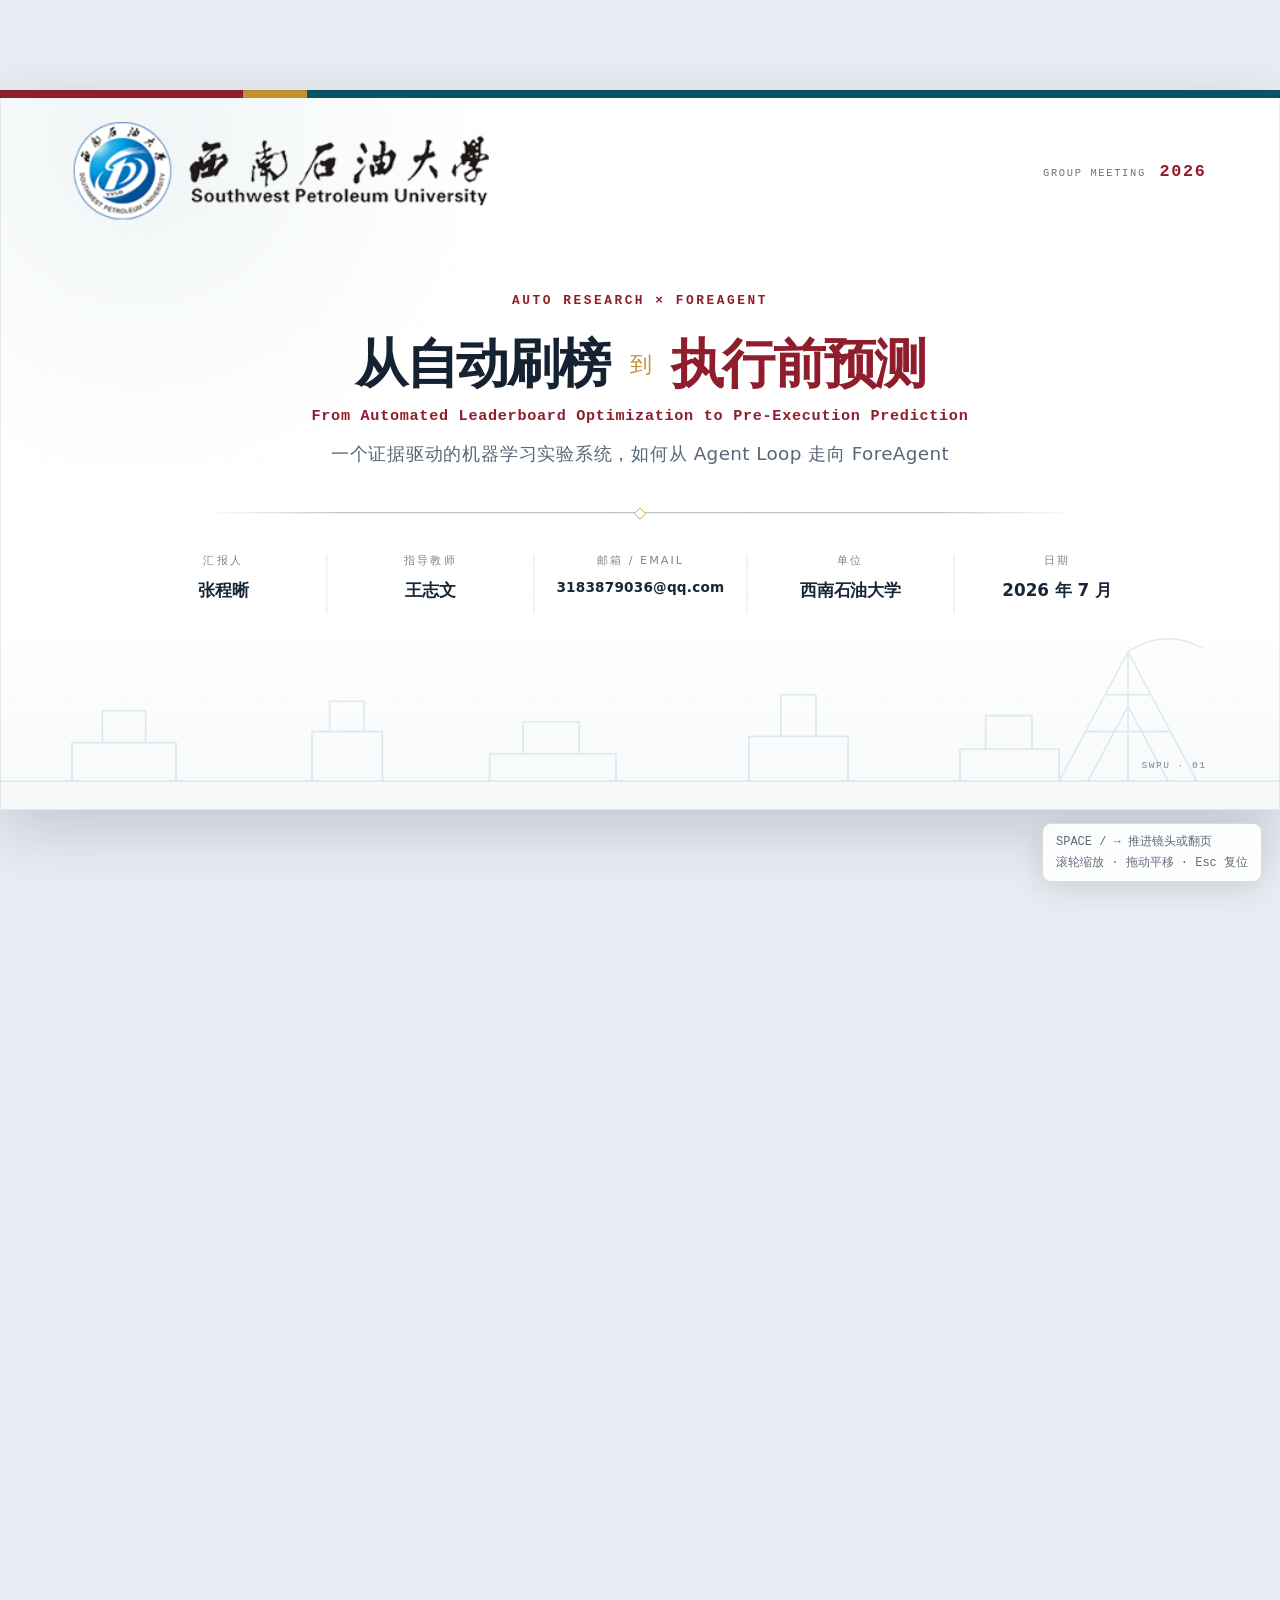
<file: index.html>
<!doctype html>
<html lang="zh-CN">
<head>
  <meta charset="utf-8">
  <meta http-equiv="refresh" content="0; url=web_presentation_white_figures/">
  <title>Web Presentation</title>
</head>
<body>
  <p><a href="web_presentation_white_figures/">打开网页演示</a></p>
</body>
</html>
</file>
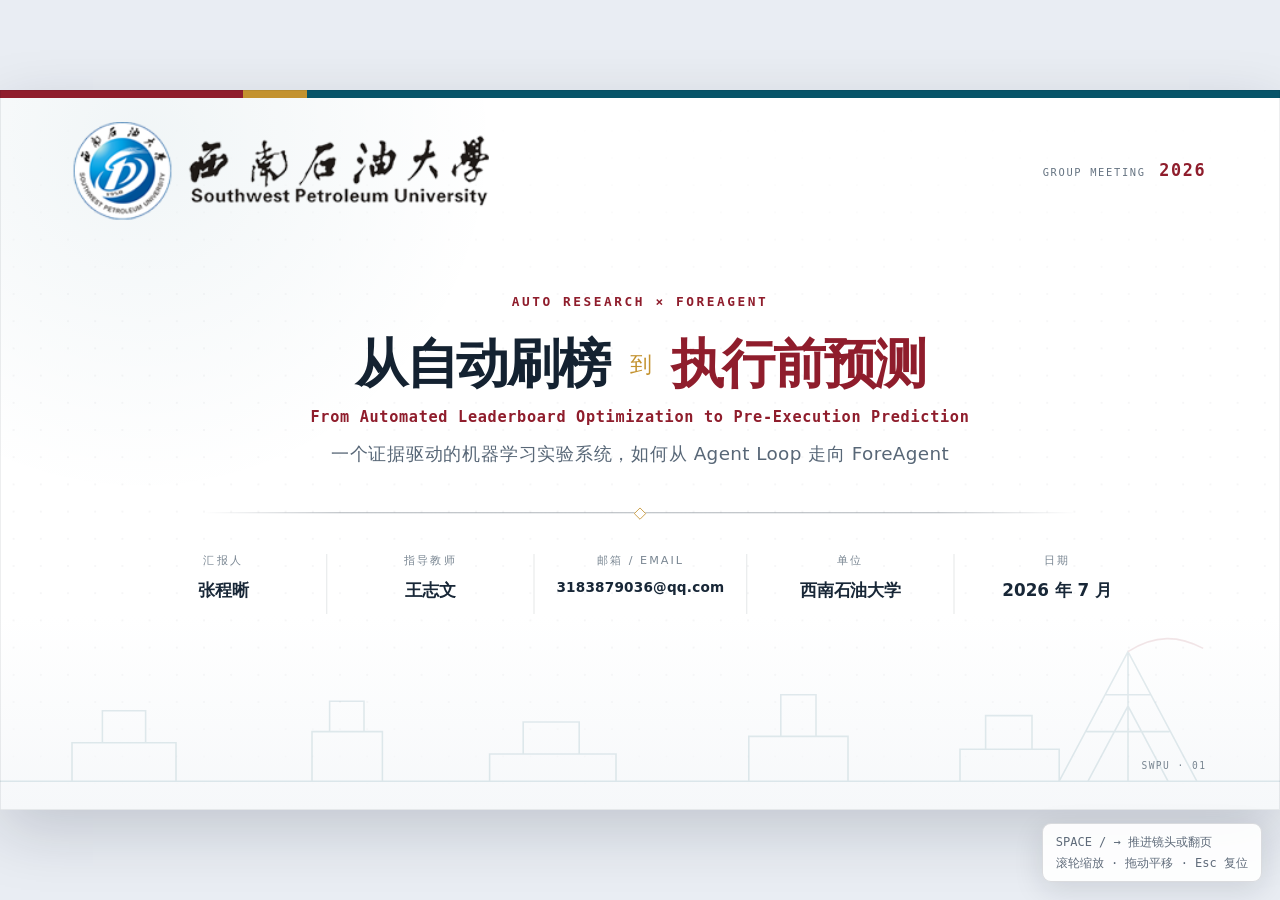
<file: web_presentation_white/index.html>
<!doctype html>
<html lang="zh-CN">
<head>
  <meta charset="utf-8">
  <meta name="viewport" content="width=device-width, initial-scale=1, viewport-fit=cover">
  <meta name="color-scheme" content="light">
  <title>Auto Research × ForeAgent｜组会汇报（白色版）</title>
  <link rel="stylesheet" href="style.css">
  <link rel="stylesheet" href="white-theme.css">
</head>
<body>
  <div class="deck-shell" id="deck-shell">
    <main class="deck" id="deck" aria-live="polite">

      <!-- 01 / INSTITUTION COVER -->
      <section class="slide institution-cover active" data-section="00 / TITLE" data-title="西南石油大学组会汇报" data-clean="true">
        <div class="institution-accent" aria-hidden="true"></div>
        <header class="institution-header">
          <div class="swpu-wordmark" aria-label="西南石油大学">
            <img class="swpu-official-logo" src="assets/swpu-official-logo.png" alt="西南石油大学官方校标">
          </div>
          <div class="institution-type mono"><span>GROUP MEETING</span><b>2026</b></div>
        </header>
        <div class="institution-title-block" data-audit-bound>
          <p class="institution-kicker mono">AUTO RESEARCH × FOREAGENT</p>
          <h1><span>从自动刷榜</span><em>到</em><span>执行前预测</span></h1>
          <p class="institution-title-en">From Automated Leaderboard Optimization to Pre-Execution Prediction</p>
          <p class="institution-subtitle">一个证据驱动的机器学习实验系统，如何从 Agent Loop 走向 ForeAgent</p>
        </div>
        <div class="institution-divider" aria-hidden="true"></div>
        <div class="institution-details" data-audit-bound>
          <div><span>汇报人</span><strong>张程晰</strong></div>
          <div><span>指导教师</span><strong>王志文</strong></div>
          <div class="institution-email"><span>邮箱 / EMAIL</span><strong>3183879036@qq.com</strong></div>
          <div><span>单位</span><strong>西南石油大学</strong></div>
          <div><span>日期</span><strong>2026 年 7 月</strong></div>
        </div>
        <svg class="institution-skyline" viewBox="0 0 1600 260" aria-hidden="true">
          <path d="M0 224H1600M90 224V176H220V224M128 176V136H182V176M390 224V162H478V224M412 162V124H455V162M612 224V190H770V224M654 190V150H724V190M936 224V168H1060V224M976 168V116H1020V168M1200 224V184H1324V224M1232 184V142H1290V184"/>
          <path d="M1324 224L1410 62L1496 224M1360 224L1410 130L1460 224M1410 62V224M1382 116H1438M1358 162H1462"/>
          <path d="M1410 62C1444 40 1474 42 1504 58" class="skyline-signal"/>
        </svg>
        <div class="institution-page mono">SWPU · 01</div>
      </section>

      <!-- 02 / STORY COVER -->
      <section class="slide slide-cover" data-section="00 / OPENING" data-title="从自动刷榜到执行前预测" data-clean="true">
        <div class="cover-grid" aria-hidden="true"></div>
        <div class="cover-signal signal-a"></div>
        <div class="cover-signal signal-b"></div>
        <div class="slide-body cover-body" data-audit-bound>
          <div class="cover-meta mono">AUTO RESEARCH · GROUP MEETING · 2026</div>
          <div class="cover-rule"></div>
          <h1 class="cover-title"><span>从自动刷榜</span><span class="cover-arrow">到</span><span class="accent-reasoning">执行前预测</span></h1>
          <p class="cover-subtitle">一个证据驱动的机器学习实验系统，如何从 Agent Loop 走向 ForeAgent</p>
          <p class="cover-presenter"><span>西南石油大学</span><i></i><strong>张程晰</strong></p>
          <div class="cover-path" aria-label="演讲主线">
            <span>长期运行</span><i></i><span>多 Agent 协作</span><i></i><span>真实执行</span><i></i><span>候选预筛选</span>
          </div>
        </div>
        <div class="cover-mark mono">AR / 01</div>
      </section>

      <!-- 03 / SCORE -->
      <section class="slide slide-score official-score-slide" data-section="01 / RESULT" data-title="公开榜单第二：先把结果立住">
        <div class="slide-body official-score-layout" data-audit-bound>
          <div class="score-story">
            <p class="eyebrow evidence-text">OFFICIAL LEADERBOARD · 2026-07-12</p>
            <div class="rank-lockup"><span class="hash">#</span><span class="rank">02</span></div>
            <h2>公开榜单第二名</h2>
            <p>团队 <b>swpu_1</b>，官方榜单分数 <b class="evidence-text">78.2313</b>。我先把结果放在最前面，因为后面讲的系统问题，都是为了让这种结果可重复地产生。</p>
          </div>
          <figure class="leaderboard-composition">
            <div class="leaderboard-window">
              <img src="../materials/images/05_official_leaderboard_20260712.png" alt="官方榜单截图">
              <span class="rank-two-frame"></span>
            </div>
            <figcaption><span>官方截图保留赛事标题、榜单表头与前三名</span><b>第二名 · swpu_1 · 78.2313</b></figcaption>
          </figure>
        </div>
      </section>

      <!-- 04 / THESIS -->
      <section class="slide system-thesis-slide" data-section="01 / RESULT" data-title="好结果背后是一套可重复系统">
        <div class="slide-body system-thesis-layout" data-audit-bound>
          <p class="eyebrow">TODAY'S POINT</p>
          <h2>这个项目的主线，是从<span class="accent-observer">自动刷榜</span>走向<span class="accent-reasoning">执行前预测</span></h2>
          <div class="thesis-chain">
            <article><span>01</span><h3>自动刷榜</h3><p>先让 Agent 能持续训练、提交、抓分。</p></article>
            <i></i>
            <article><span>02</span><h3>可重复系统</h3><p>解决等待、唤醒、回报、状态所有权。</p></article>
            <i></i>
            <article><span>03</span><h3>策略搜索</h3><p>让实验不只是跑，而是有记忆地改进。</p></article>
            <i></i>
            <article><span>04</span><h3>执行前预测</h3><p>最后把论文引入：先筛候选，再花 GPU。</p></article>
          </div>
          <div class="thesis-bottom"><strong>所以我不会只讲一个分数。</strong><span>我要讲的是：为什么一个 Agent 系统能稳定地走到这个分数，以及下一步为什么自然会走向 ForeAgent。</span></div>
        </div>
      </section>

      <!-- 05 / ORIGIN FLOW -->
      <section class="slide original-flow-slide" data-section="02 / FLOWCHART" data-title="从一个朴素需求开始">
        <div class="slide-body flow-slide-body">
          <div class="title-row" data-audit-bound>
            <div><p class="eyebrow">FLOW 01 · 起点</p><h2>从比赛需求，走到 <span class="accent-observer">Agent Loop</span></h2></div>
            <p class="title-note">恢复 V1 的横向旅程构图：<br>三个起点汇入同一条实践路线。</p>
          </div>
          <div class="zoom-surface origin-surface" data-zoomable data-cameras='[{"x":0,"y":0,"scale":1,"label":"全局旅程"},{"x":520,"y":-35,"scale":1.25,"label":"三个起点与王老师 idea"},{"x":0,"y":35,"scale":1.32,"label":"标准化评测"},{"x":-460,"y":-75,"scale":1.35,"label":"手搓 Agent Loop"}]' data-audit-bound>
            <div class="diagram-world origin-world">
              <svg class="diagram-lines" viewBox="0 0 1440 560" aria-hidden="true">
                <defs><marker id="origin-arrow" markerWidth="10" markerHeight="10" refX="8" refY="5" orient="auto"><path d="M0 0L10 5L0 10Z" fill="#0369a1"/></marker></defs>
                <path d="M275 145 C350 145 365 260 440 260" class="line muted-line"/>
                <path d="M275 260 H440" class="line muted-line"/>
                <path d="M275 375 C350 375 365 260 440 260" class="line muted-line"/>
                <path d="M620 260 H700" class="line observer-line" marker-end="url(#origin-arrow)"/>
                <path d="M860 260 H930" class="line observer-line" marker-end="url(#origin-arrow)"/>
                <path d="M1090 260 H1150" class="line observer-line" marker-end="url(#origin-arrow)"/>
                <path d="M1230 315 V375" class="line observer-line" marker-end="url(#origin-arrow)"/>
                <path d="M1150 430 H1080" class="line observer-line" marker-end="url(#origin-arrow)"/>
              </svg>
              <div class="origin-cluster-label mono">PERSONAL START</div>
              <div class="diagram-node node-soft" style="left:70px;top:90px" data-focus="370,120,1.7"><small>起点 01</small><strong>基础不太好</strong></div>
              <div class="diagram-node node-soft" style="left:70px;top:205px" data-focus="370,20,1.7"><small>起点 02</small><strong>Kaggle-like 比赛</strong></div>
              <div class="diagram-node node-soft teacher-idea-node" style="left:70px;top:320px" data-focus="370,-80,1.7"><small>起点 03</small><strong>王老师的 idea</strong></div>
              <div class="diagram-node node-observer node-wide" style="left:440px;top:205px" data-focus="160,20,1.6"><small>明确目标 + 即时反馈</small><strong>自动训练 / 刷 Kaggle</strong></div>
              <div class="diagram-node node-observer" style="left:700px;top:205px"><small>Benchmark</small><strong>MLE-bench</strong></div>
              <div class="diagram-node node-failure" style="left:930px;top:205px"><small>现实约束</small><strong>大多闭源</strong></div>
              <div class="diagram-node node-reasoning" style="left:1150px;top:205px"><small>于是</small><strong>手搓实现</strong></div>
              <div class="diagram-node node-reasoning" style="left:1150px;top:375px"><small>Learning</small><strong>Claude Code</strong></div>
              <div class="diagram-node node-evidence final-node" style="left:860px;top:375px" data-focus="-330,-120,1.65"><small>真正的问题</small><strong>理解 Agent Loop</strong></div>
              <img class="origin-note origin-note-large" src="../materials/images/01_project_brief_stitched_key_messages.png" alt="拼接后的王老师 Autoresearch 与 deep research 分工核心讨论截图">
            </div>
            <div class="camera-badge mono"></div>
          </div>
        </div>
      </section>

      <!-- 06 / LOOP FLOW -->
      <section class="slide original-flow-slide loop-scroll-slide" data-section="02 / FLOWCHART" data-title="Loop：什么时候继续">
        <div class="slide-body flow-slide-body">
          <div class="title-row" data-audit-bound>
            <div><p class="eyebrow observer-text">FLOW 02 · Loop</p><h2>不要把长任务写死在等待上</h2></div>
            <p class="title-note">滚轮自由缩放、拖动平移；<br>空格按讲述顺序切换镜头。</p>
          </div>
          <div class="zoom-surface svg-zoom-surface tall-flow-surface" data-zoomable data-min-scale="0.12" data-max-scale="3.6" data-cameras='[{"x":-170,"y":0,"scale":0.15,"label":"Loop 完整全图"},{"x":-170,"y":760,"scale":0.58,"label":"第一次放大 · 之后手动拖动"}]' data-audit-bound>
            <div class="diagram-world svg-world tall-svg-world">
              <img src="assets/flows/02-loop.svg" alt="原始 Loop 流程图">
              <img class="loop-evidence-note" src="../materials/images/02_heartbeat_repeated_polling_upscaled_x2.png" alt="完整展示大量重复轮询记录的高清长截图">
              <img class="loop-evidence-note loop-evidence-note-secondary" src="assets/evidence/loop-markdown-screenshot.png" alt="Loop 相关 Markdown 语法截图">
            </div>
            <div class="camera-badge mono"></div>
          </div>
        </div>
      </section>

      <!-- 07 / SCHEDULER FLOW -->
      <section class="slide original-flow-slide" data-section="02 / FLOWCHART" data-title="调度器问题：ACTIVE 不等于已投递">
        <div class="slide-body flow-slide-body">
          <div class="title-row" data-audit-bound>
            <div><p class="eyebrow failure-text">FLOW 03 · Scheduler</p><h2>调度器是一条单独的可靠性边界</h2></div>
            <p class="title-note">这不是 Loop 的小 bug，<br>而是“记录层”和“执行层”的断裂。</p>
          </div>
          <div class="zoom-surface svg-zoom-surface scheduler-flow-surface" data-zoomable data-min-scale="0.2" data-max-scale="3.6" data-cameras='[{"x":-370,"y":0,"scale":0.3,"label":"完整全图 · 手动缩放拖动"}]' data-audit-bound>
            <div class="diagram-world svg-world scheduler-svg-world">
              <img src="assets/flows/03-scheduler.svg" alt="原始调度器流程图">
            </div>
            <figure class="floating-evidence floating-evidence-scheduler">
              <span class="evidence-pin mono">EVIDENCE 02</span>
              <div class="floating-evidence-copy"><strong>ACTIVE ≠ 已投递</strong><span>原生 automation 也可能没有真正唤醒任务。</span></div>
              <div class="floating-evidence-image"><img src="../materials/images/04_automation_scheduler_failure.png" alt="automation 调度失败截图"></div>
            </figure>
            <div class="camera-badge mono"></div>
          </div>
        </div>
      </section>

      <!-- 08 / ARCHITECTURE -->
      <section class="slide original-flow-slide" data-section="03 / AGENT ARCHITECTURE" data-title="单 Agent、Subagent，还是 Agent Team">
        <div class="slide-body flow-slide-body">
          <div class="title-row" data-audit-bound>
            <div><p class="eyebrow reasoning-text">FLOW 04 · Agent 架构</p><h2>Agent 数量不是目标，生命周期所有权才是</h2></div>
            <p class="title-note">同一张图里比较单 Agent、<br>Subagent 和 Agent Team。</p>
          </div>
          <div class="zoom-surface svg-zoom-surface wide-svg" data-zoomable data-cameras='[{"x":0,"y":0,"scale":1,"label":"三种架构全图"},{"x":430,"y":0,"scale":1.45,"label":"第一次放大 · 之后手动拖动"}]' data-audit-bound>
            <div class="diagram-world svg-world architecture-svg-world">
              <img src="assets/flows/04-architecture.svg" alt="原始 Agent 架构流程图">
            </div>
            <div class="camera-badge mono"></div>
          </div>
        </div>
      </section>

      <!-- 09 / LIFECYCLE -->
      <section class="slide original-flow-slide" data-section="03 / AGENT ARCHITECTURE" data-title="理想 Agent Team 的长期生命周期">
        <div class="slide-body flow-slide-body">
          <div class="title-row" data-audit-bound>
            <div><p class="eyebrow reasoning-text">FLOW 05 · Persistent Lifecycle</p><h2>持久状态保存事实，但不会自己行动</h2></div>
            <p class="title-note">看板、后台 worker、idle 和死亡边界<br>要放在同一个生命周期里理解。</p>
          </div>
          <div class="zoom-surface svg-zoom-surface" data-zoomable data-max-scale="4.2" data-cameras='[{"x":0,"y":0,"scale":1,"label":"生命周期全图"},{"x":0,"y":500,"scale":3,"label":"第一次放大 3× · 之后手动拖动"}]' data-audit-bound>
            <div class="diagram-world svg-world"><img src="assets/flows/05-lifecycle.svg" alt="原始持久生命周期流程图"></div>
            <div class="camera-badge mono"></div>
          </div>
        </div>
      </section>

      <!-- 10 / AIDE NATIVE LOOP -->
      <section class="slide original-flow-slide" data-section="04 / SEARCH LOOP" data-title="AIDE：原生实验闭环">
        <div class="slide-body flow-slide-body">
          <div class="title-row" data-audit-bound>
            <div><p class="eyebrow evidence-text">FLOW 06 · NATIVE AIDE</p><h2>先把原生 AIDE 的闭环讲清楚</h2></div>
            <p class="title-note">Draft、Debug、Improve<br>都直接走真实执行，再写回 Journal。</p>
          </div>
          <div class="zoom-surface aide-surface" data-zoomable data-cameras='[{"x":0,"y":0,"scale":1,"label":"AIDE 全图"},{"x":0,"y":20,"scale":1.22,"label":"第一次放大 · 之后手动拖动"}]' data-audit-bound>
            <div class="diagram-world aide-world" data-aide-graph="native">
              <svg class="aide-arrows" viewBox="0 0 1440 570" aria-hidden="true">
                <defs><marker id="aide-arrow" markerWidth="10" markerHeight="10" refX="8" refY="5" orient="auto"><path d="M0 0L10 5L0 10Z" fill="currentColor"/></marker></defs>
                <path class="aide-native-line" d="M360 280 H410" marker-end="url(#aide-arrow)"/>
                <path class="aide-native-line" d="M580 280 C600 280 600 118 620 118" marker-end="url(#aide-arrow)"/>
                <path class="aide-native-line" d="M780 180 C860 210 1040 205 1170 265" marker-end="url(#aide-arrow)"/>
                <path class="aide-native-line" d="M954 180 C1030 190 1100 225 1170 265" marker-end="url(#aide-arrow)"/>
                <path class="aide-native-line" d="M1128 180 C1148 200 1160 230 1170 265" marker-end="url(#aide-arrow)"/>
                <path class="aide-native-line" d="M1280 340 V455 H210 V365" marker-end="url(#aide-arrow)"/>
              </svg>
              <div class="journal-core">
                <span>AIDE JOURNAL</span><strong>经验 · 结果 · 当前最优解</strong><i>先记录事实，再决定下一步</i>
              </div>
              <div class="aide-decision diagram-node node-observer">
                <small>NEXT STEP</small><strong>还有实验步数？</strong><span>Journal 驱动判断</span>
              </div>
              <div class="action-triad">
                <article class="action draft"><small>01 / PROPOSE</small><b>Draft</b><span>提出初始方案</span><em>→ 真实执行</em></article>
                <article class="action debug"><small>02 / REPAIR</small><b>Debug</b><span>修复失败与实现问题</span><em>→ 真实执行</em></article>
                <article class="action improve"><small>03 / SEARCH</small><b>Improve</b><span>改进已有可运行方案</span><em>→ 真实执行</em></article>
              </div>
              <div class="execute-node">
                <span class="gpu-icon">GPU</span><strong>真实执行<br>训练 / 验证</strong><small>每次都生成可核验反馈</small>
              </div>
              <div class="feedback-route"><span>读取指标、错误与真实反馈</span><b>写回 Journal</b></div>
              <div class="aide-loop-label mono">NATIVE AIDE · NO PREDICTOR IN THIS LOOP</div>
            </div>
            <div class="camera-badge mono"></div>
          </div>
        </div>
      </section>

      <!-- 11 / AIDE WHITEBOARD -->
      <section class="slide whiteboard-slide" data-section="04 / SEARCH LOOP" data-title="AIDE：现场推演白板" data-whiteboard>
        <div class="slide-body whiteboard-layout">
          <div class="title-row" data-audit-bound>
            <div><p class="eyebrow evidence-text">LIVE WHITEBOARD · NATIVE AIDE</p><h2>把这个循环放到白板上现场推演</h2></div>
            <p class="title-note">进入本页自动开启批改模式；<br>笔迹翻页保留，刷新后清空。</p>
          </div>
          <div class="whiteboard-surface" data-audit-bound>
            <span class="whiteboard-corner whiteboard-corner-top">AIDE LOOP · WORKSPACE</span>
            <span class="whiteboard-hint">从 Journal、动作选择和真实执行开始画</span>
            <span class="whiteboard-corner whiteboard-corner-bottom">LIVE REASONING</span>
          </div>
        </div>
      </section>

      <!-- 12 / LOOP PSEUDOCODE -->
      <section class="slide loop-code-slide" data-section="04 / SEARCH LOOP" data-title="AIDE：Draft 与 Improve 循环伪代码">
        <div class="slide-body loop-code-layout" data-audit-bound>
          <div class="title-row">
            <div><p class="eyebrow reasoning-text">PSEUDOCODE · SEARCH LOOP</p><h2>先生成多个 Draft，再持续接受更优解</h2></div>
            <p class="title-note">保留现场写法；<br>用批改模式直接圈画变量与循环。</p>
          </div>
          <div class="loop-code-stage">
            <div class="code-window-head"><span></span><span></span><span></span><b>search_loop.py</b></div>
            <pre><code><span class="code-name">draft</span> = <span class="code-number">5</span>
<span class="code-name">gen</span> = <span class="code-call">build_gen</span>()
<span class="code-name">start</span>=<span class="code-null">NULL</span>

<span class="code-keyword">for</span> i <span class="code-keyword">in</span> <span class="code-call">range</span>(draft):
    start=<span class="code-call">max</span>(start,<span class="code-call">step</span>(gen))
    
<span class="code-keyword">while</span>(<span class="code-number">1</span>):
    temp=<span class="code-call">step</span>(start)
    <span class="code-keyword">if</span> temp&gt;start:
        start=temp</code></pre>
            <div class="code-reading"><span>01 · Draft × 5</span><i>→</i><span>02 · 选择当前最优</span><i>→</i><span>03 · Improve 直到不再提升</span></div>
          </div>
        </div>
      </section>

      <!-- 11 / SEARCH CONTRADICTION -->
      <section class="slide search-question-slide" data-section="04 / SEARCH LOOP" data-title="策略搜索的真正矛盾">
        <div class="slide-body search-question-layout" data-audit-bound>
          <p class="eyebrow uncertain-text">THE CONTRADICTION</p>
          <h2>搜索结果可以很快产生，<br>但真实改进很慢。</h2>
          <div class="search-equation">
            <article><span>LLM</span><strong>很多候选</strong><p>秒级生成多个 Improve 方案</p></article>
            <i>+</i>
            <article><span>GPU</span><strong>少量执行</strong><p>每次真实验证可能是分钟到小时</p></article>
            <i>=</i>
            <article class="problem"><span>问题</span><strong>跑哪一个？</strong><p>搜索本身不是最慢的，慢的是把搜索结果变成证据。</p></article>
          </div>
          <div class="paper-bridge"><span>因此论文的问题不是“怎么生成更多想法”</span><b>而是：能不能在执行前预测哪个想法更值得跑？</b></div>
        </div>
      </section>

      <!-- 12 / FOREAGENT INCREMENT -->
      <section class="slide original-flow-slide" data-section="04 / SEARCH LOOP" data-title="ForeAgent：从 Improve 长出的增量分支">
        <div class="slide-body flow-slide-body">
          <div class="title-row" data-audit-bound>
            <div><p class="eyebrow reasoning-text">INCREMENT ON NATIVE AIDE</p><h2>ForeAgent 只从 <span class="accent-reasoning">Improve</span> 长出一条新分支</h2></div>
            <p class="title-note">原架构仍然保留；<br>黄色分支先预测，再回到真实执行。</p>
          </div>
          <div class="zoom-surface aide-surface foreagent-surface" data-zoomable data-foreagent data-cameras='[{"x":0,"y":0,"scale":1,"label":"原生 AIDE + 增量分支全图"},{"x":55,"y":30,"scale":1.22,"label":"创新分支聚焦 · 之后手动拖动"}]' data-audit-bound>
            <div class="diagram-world aide-world foreagent-world" data-aide-graph="foreagent">
              <svg class="aide-arrows" viewBox="0 0 1440 570" aria-hidden="true">
                <defs><marker id="foreagent-arrow" markerWidth="10" markerHeight="10" refX="8" refY="5" orient="auto"><path d="M0 0L10 5L0 10Z" fill="currentColor"/></marker></defs>
                <path class="aide-native-line" d="M360 280 H410" marker-end="url(#foreagent-arrow)"/>
                <path class="aide-native-line" d="M580 280 C600 280 600 118 620 118" marker-end="url(#foreagent-arrow)"/>
                <path class="aide-native-line" d="M780 180 C860 210 1040 205 1170 265" marker-end="url(#foreagent-arrow)"/>
                <path class="aide-native-line" d="M954 180 C1030 190 1100 225 1170 265" marker-end="url(#foreagent-arrow)"/>
                <path class="aide-native-line" d="M1128 180 C1148 200 1160 230 1170 265" marker-end="url(#foreagent-arrow)"/>
                <path class="aide-native-line" d="M1280 340 V455 H210 V365" marker-end="url(#foreagent-arrow)"/>
                <path class="fore-branch" d="M1048 180 C1048 222 965 222 965 265" marker-end="url(#foreagent-arrow)"/>
                <path class="fore-branch" d="M1100 325 H1140 C1155 325 1160 300 1170 280" marker-end="url(#foreagent-arrow)"/>
              </svg>
              <div class="journal-core">
                <span>AIDE JOURNAL</span><strong>经验 · 结果 · 当前最优解</strong><i>原生事实链保持不变</i>
              </div>
              <div class="aide-decision diagram-node node-observer">
                <small>NEXT STEP</small><strong>还有实验步数？</strong><span>Journal 驱动判断</span>
              </div>
              <div class="action-triad">
                <article class="action draft"><small>01 / PROPOSE</small><b>Draft</b><span>提出初始方案</span><em>→ 真实执行</em></article>
                <article class="action debug"><small>02 / REPAIR</small><b>Debug</b><span>修复失败与实现问题</span><em>→ 真实执行</em></article>
                <article class="action improve active-action"><small>03 / SEARCH</small><b>Improve</b><span>改进已有可运行方案</span><em>→ 原生执行 + 新分支</em></article>
              </div>
              <div class="foreagent-node">
                <span>FOREAGENT</span><strong>Predict-then-Verify</strong><small>候选偏好预测 · 预算筛选</small>
              </div>
              <div class="execute-node">
                <span class="gpu-icon">GPU</span><strong>真实执行<br>训练 / 验证</strong><small>最终裁判仍是真实反馈</small>
              </div>
              <div class="feedback-route"><span>读取指标、错误与真实反馈</span><b>写回 Journal</b></div>
              <div class="aide-loop-label mono">NATIVE AIDE + FOREAGENT INCREMENT</div>
            </div>
            <div class="camera-badge mono"></div>
          </div>
        </div>
      </section>

      <!-- 15 / FOREAGENT LOOP PSEUDOCODE -->
      <section class="slide loop-code-slide improved-loop-code-slide" data-section="04 / SEARCH LOOP" data-title="ForeAgent：候选生成与模型选择伪代码">
        <div class="slide-body loop-code-layout" data-audit-bound>
          <div class="title-row">
            <div><p class="eyebrow uncertain-text">IMPROVED PSEUDOCODE · FOREAGENT</p><h2>Improve 不再只生成一个方案</h2></div>
            <p class="title-note">一次展开 10 个候选，<br>再让模型选择最值得执行的一个。</p>
          </div>
          <div class="loop-code-stage improved-code-stage">
            <div class="code-window-head"><span></span><span></span><span></span><b>foreagent_search_loop.py</b></div>
            <pre><code><span class="code-name">draft</span> = <span class="code-number">5</span>
<span class="code-name">gen</span> = <span class="code-call">build_gen</span>()
<span class="code-name">start</span>=<span class="code-null">NULL</span>

<span class="code-keyword">for</span> i <span class="code-keyword">in</span> <span class="code-call">range</span>(draft):
    start=<span class="code-call">max</span>(start,<span class="code-call">step</span>(gen))
    
<span class="code-keyword">while</span>(<span class="code-number">1</span>):
<mark class="code-improvement"><b>NEW</b><span>先生成 <strong>10</strong> 个方案 <i>step(start)</i>，然后让模型自己选一个最好的</span></mark>
    <span class="code-keyword">if</span> temp&gt;start:
        start=temp</code></pre>
            <div class="code-reading improved-reading"><span>Generate × 10</span><i>→</i><span class="model-choice">模型预选 Top-1</span><i>→</i><span>真实执行验证</span></div>
          </div>
        </div>
      </section>

      <!-- 13 / TOURNAMENT GENERATE -->
      <section class="slide" data-section="04 / SEARCH LOOP" data-title="第一步：一次生成 m=10 个候选">
        <div class="slide-body tournament-generation-layout" data-audit-bound>
          <div class="title-row" data-audit-bound>
            <div><p class="eyebrow reasoning-text">FLOW 07A · GENERATE</p><h2>第一步：一次生成 <span class="accent-reasoning">m = 10</span> 个候选</h2></div>
            <p class="title-note">先把候选空间摊开。<br>这一页只讲“怎么产生十个方案”。</p>
          </div>
          <div class="generation-stage">
            <div class="evidence-input-panel"><span class="mono">INPUT EVIDENCE</span><strong>任务描述 + 可信数据报告</strong><p>当前代码、历史结果与可执行约束，作为十个方案共同的上下文。</p></div>
            <div class="generation-arrow">→</div>
            <div class="candidate-cloud large-candidate-cloud"><div class="candidate-cloud-head"><span class="mono">GENERATE</span><b>10 个并行 Improve 方案</b></div><div class="candidate-dots"><i>01</i><i>02</i><i>03</i><i>04</i><i>05</i><i>06</i><i>07</i><i>08</i><i>09</i><i>10</i></div></div>
          </div>
          <div class="generation-foot"><span>每个候选都是一个可执行改进意图</span><b>下一页才进入 Pairwise World Model 比较</b></div>
        </div>
      </section>

      <!-- 14 / TOURNAMENT PAIRWISE -->
      <section class="slide" data-section="04 / SEARCH LOOP" data-title="第二步：Pairwise World Model 形成排序">
        <div class="slide-body tournament-pairwise-layout" data-audit-bound>
          <div class="title-row" data-audit-bound>
            <div><p class="eyebrow reasoning-text">FLOW 07B · PAIRWISE WORLD MODEL</p><h2>第二步：比较置信度，记录每一轮淘汰</h2></div>
            <div class="parameter-strip mono"><span>confidence = <b>0.7</b></span><span>保留低置信度双方</span></div>
          </div>
          <div class="pairwise-board">
            <div class="pairwise-evidence"><span class="mono">WORLD MODEL INPUT</span><strong>方案 × 当前任务证据</strong><p>不直接声称谁是真正赢家，只预测局部偏好。</p></div>
            <div class="match-stack">
              <div class="match match-high"><span>A</span><b>0.82</b><span class="loser">B</span><small>高置信度 · A 晋级 · 淘汰轮次 R1</small></div>
              <div class="match match-low"><span>C</span><b>0.61</b><span>D</span><small>低于 0.7 · C / D 双方保留 · 进入下一轮</small></div>
              <div class="match match-high"><span>E</span><b>0.76</b><span class="loser">F</span><small>高置信度 · E 晋级 · 淘汰轮次 R2</small></div>
            </div>
            <div class="ranking-board"><span class="mono">RANKING JOURNAL</span><ol><li><b>01</b><strong>A</strong><small>R1 胜出</small></li><li><b>02</b><strong>E</strong><small>R2 胜出</small></li><li><b>03</b><strong>C / D</strong><small>保留待比</small></li></ol><p>每场比较都留下排序证据，而不是只保留一个黑箱分数。</p></div>
          </div>
          <div class="pairwise-foot"><span>高置信度：胜者晋级</span><i></i><span>低置信度：双方保留</span><i></i><b>最终得到可追溯排序</b></div>
        </div>
      </section>

      <!-- 15 / TOURNAMENT VERIFY -->
      <section class="slide" data-section="04 / SEARCH LOOP" data-title="第三步：只跑 Top-1 并写回 Journal">
        <div class="slide-body tournament-verify-layout" data-audit-bound>
          <div class="title-row" data-audit-bound>
            <div><p class="eyebrow evidence-text">FLOW 07C · VERIFY</p><h2>第三步：从排序里选 <span class="accent-evidence">Top-1</span>，只跑一次真实验证</h2></div>
            <div class="parameter-strip mono"><span>m = <b>10</b></span><span>k = <b>1</b></span><span>裁判 = <b>真实训练 / 验证</b></span></div>
          </div>
          <div class="verify-pipeline">
            <article class="verify-card ranking-output"><span class="mono">RANKING OUTPUT</span><strong>Top-1</strong><p>从预测排序中选择最值得执行的一个方案。</p></article>
            <i>→</i>
            <article class="verify-card real-run large"><span class="mono">VERIFY</span><strong>真实训练 / 验证</strong><p>GPU 产生真正的指标、错误和运行轨迹。</p></article>
            <i>→</i>
            <article class="verify-card journal-output"><span class="mono">WRITE BACK</span><strong>AIDE Journal</strong><p>真实反馈写回，成为下一轮判断的证据。</p></article>
          </div>
          <div class="verify-boundary"><span class="mono">BOUNDARY</span><b>ForeAgent 只减少盲目执行；它不替代真实 evaluator。</b></div>
        </div>
      </section>

      <!-- 16 / EXECUTION BOTTLENECK OVERVIEW -->
      <section class="slide execution-overview-slide" data-section="05 / PAPER EVIDENCE" data-title="执行前预测：数小时执行与数秒推理">
        <figure class="execution-overview-figure" data-audit-bound>
          <img src="assets/paper/top-zh-CN.png" alt="传统机器学习智能体与执行前预测的中文对比图">
        </figure>
      </section>

      <!-- 17 / PAPER EVIDENCE AUDIT -->
      <section class="slide paper-audit-slide" data-section="05 / PAPER AUDIT" data-title="算法已经讲完；现在审计它是否值得相信">
        <div class="slide-body paper-audit-layout" data-audit-bound>
          <div class="title-row audit-title-row">
            <div><p class="eyebrow reasoning-text">FOREAGENT / EVIDENCE AUDIT</p><h2>算法已经讲完；现在审计它是否值得相信</h2></div>
            <p class="title-note">Can We Predict Before Executing ML Agents?<br><span class="mono">2601.05930v2</span></p>
          </div>
          <figure class="paper-diagram-frame audit-map-frame"><img src="assets/flows/07-paper-audit-map.svg" alt="ForeAgent 论文证据审计总图：信号、边界与系统收益"></figure>
          <div class="audit-bridge"><span class="mono">WHAT → WHY THIS WAY</span><strong>先确认信号，再划定边界，最后检查系统收益。</strong></div>
        </div>
      </section>

      <!-- 18 / PREFERENCE EVIDENCE CHAIN -->
      <section class="slide" data-section="05 / PAPER EVIDENCE" data-title="预测能力不是靠自评，而是由真实执行轨迹标注">
        <div class="slide-body paper-evidence-layout" data-audit-bound>
          <div class="title-row">
            <div><p class="eyebrow evidence-text">PROVENANCE BEFORE PREDICTION</p><h2>预测能力不是靠自评，<br>而是由<span class="accent-evidence">真实执行轨迹</span>标注</h2></div>
            <p class="title-note">AIDE + AutoMind<br>MLE-bench 真实轨迹</p>
          </div>
          <figure class="paper-diagram-frame evidence-chain-frame"><img src="assets/flows/08-preference-evidence-chain.svg" alt="从二十六个任务到一万八千四百三十八个真实标签方案对的证据链"></figure>
        </div>
      </section>

      <!-- 19 / INPUT SEMANTICS -->
      <section class="slide" data-section="05 / PAPER EVIDENCE" data-title="它判断的是方案与数据是否匹配">
        <div class="slide-body ablation-layout" data-audit-bound>
          <div class="title-row"><div><p class="eyebrow reasoning-text">WHAT THE WORLD MODEL ACTUALLY SEES</p><h2>它不是在看哪段代码更高级，<br>而是在判断<span class="accent-evidence">方案与数据是否匹配</span></h2></div><p class="title-note">同一模型，不同输入形态。<br>更多 token ≠ 更可靠判断。</p></div>
          <div class="ablation-steps">
            <div class="ablation-step"><span>CODE ONLY</span><b>56.7%</b><i style="--h:42%"></i><small>只看完整代码</small></div>
            <div class="ablation-step"><span>RAW DATA</span><b>57.1%</b><i style="--h:45%"></i><small>原始数据几乎无增益</small></div>
            <div class="ablation-step"><span>STATISTICS</span><b>59.0%</b><i style="--h:61%"></i><small>真实数值统计</small></div>
            <div class="ablation-step best"><span>LANGUAGE REPORT</span><b>61.3%</b><i style="--h:82%"></i><small>任务对齐的语言报告</small></div>
            <div class="ablation-step mismatch"><span>MISMATCHED</span><b>56.8%</b><i style="--h:43%"></i><small>上下文错配，能力回落</small></div>
          </div>
          <div class="semantic-chain"><span class="evidence-text">可信 evaluator 产生事实</span><i>→</i><span>任务语义压缩</span><i>→</i><span class="reasoning-text">LLM 消费事实并推理</span></div>
        </div>
      </section>

      <!-- 20 / SIGNAL EXISTS -->
      <section class="slide" data-section="05 / PAPER EVIDENCE" data-title="61.5% 不是裁判准确率，而是低成本排序信号">
        <div class="slide-body accuracy-layout" data-audit-bound>
          <div class="title-row"><div><p class="eyebrow">CLAIM 01 / THE SIGNAL EXISTS</p><h2>61.5% 不是裁判准确率，<br>而是<span class="accent-reasoning">低成本排序信号</span></h2></div><div class="not-score">61.5%<span>PAIRWISE · NOT LEADERBOARD</span></div></div>
          <div class="bar-chart" role="img" aria-label="随机、复杂度启发式、GPT-5.1 与 DeepSeek-V3.2-Thinking 的偏好准确率比较">
            <div class="chart-grid"><i style="left:0%"></i><i style="left:25%"></i><i style="left:50%"></i><i style="left:75%"></i><i style="left:100%"></i></div>
            <div class="bar-row baseline"><span>随机</span><div><b style="width:0%"></b><em>50.0%</em></div></div>
            <div class="bar-row heuristic"><span>复杂度启发式</span><div><b style="width:5.3%"></b><em>50.8%</em></div></div>
            <div class="bar-row gpt"><span>GPT-5.1</span><div><b style="width:58.7%"></b><em>58.8%</em></div></div>
            <div class="bar-row deepseek"><span>DeepSeek-V3.2-Thinking</span><div><b style="width:76.7%"></b><em>61.5%</em></div></div>
            <div class="chart-scale mono"><span>50% · CHANCE</span><span>65%</span></div>
          </div>
          <div class="signal-verdict"><span><b>高于随机 11.5 pp</b> · 信号存在</span><i></i><strong>适合：低成本候选过滤</strong><i></i><span class="failure-text">远不足以替代真实执行</span></div>
        </div>
      </section>

      <!-- 21 / LOCAL COMPARISON BOUNDARY -->
      <section class="slide" data-section="05 / PAPER EVIDENCE" data-title="它适合 Pairwise，不适合一次排完整个榜">
        <div class="slide-body boundary-layout" data-audit-bound>
          <div class="title-row"><div><p class="eyebrow uncertain-text">CLAIM 02 / LOCAL, NOT GLOBAL</p><h2>它适合 Pairwise，<span class="uncertain-text">不适合一次排完整个榜</span></h2></div><p class="title-note">六成说明信号存在，<br>边界决定它能拥有多大权力。</p></div>
          <div class="boundary-panels">
            <article class="thinking-panel"><span class="panel-index mono">01 / REASONING</span><h3>主动推理优于直接回答</h3><div class="compare-numbers"><div><b>61.3%</b><small>Thinking</small></div><i>vs</i><div><b>55.9%</b><small>Direct</small></div></div><p>不能凭第一印象选择“看起来更高级”的代码。</p></article>
            <article class="ranking-panel"><span class="panel-index mono">02 / SCALE</span><h3>方案一多，全局排序迅速失真</h3><div class="rank-fall"><span><b>N=2 · A@1</b><em>61.3%</em></span><i></i><span><b>N=5 · A@1</b><em>31.1%</em></span></div><div class="rho">N=5 · Spearman ρ ≈ <b>0.22–0.23</b></div></article>
            <article class="confidence-panel"><span class="panel-index mono">03 / GUARDRAIL</span><h3>所以只做保守的局部淘汰</h3><div class="guardrails"><div><span>c ≥ 0.7</span><b>高置信度才晋级 / 淘汰</b></div><div><span>c &lt; 0.7</span><b>双方都保留</b></div></div><p>World Model 是局部比较器，不是全局规划器。</p></article>
          </div>
        </div>
      </section>

      <!-- 22 / VALIDATION GAP -->
      <section class="slide" data-section="05 / PAPER EVIDENCE" data-title="真实执行更强，但 validation 仍不等于测试集真理">
        <div class="slide-body validation-layout" data-audit-bound>
          <div><p class="eyebrow">CLAIM 02 / TWO NOISY SIGNALS</p><h2>真实执行更强，<br>但 validation 仍不等于<span class="accent-evidence">测试集真理</span></h2><p class="lead-copy">系统面对的不是“预测或执行”二选一，而是两个成本不同、强度不同的有噪声信号。</p></div>
          <div class="signal-ladder">
            <div class="signal-step"><span class="mono">CHANCE</span><b>50.0%</b><small>零成本基线</small></div>
            <i></i>
            <div class="signal-step reasoning-step"><span class="mono">LLM</span><b>61.5%</b><small>秒级 · 成对预判</small></div>
            <i></i>
            <div class="signal-step evidence-step"><span class="mono">VALIDATION</span><b>72.2%</b><small>小时级 · 预测 test winner</small></div>
            <i class="gap"></i>
            <div class="test-truth"><span>TEST</span><b>最终边界</b></div>
          </div>
          <div class="validation-conclusion"><strong>便宜信号负责筛选，真实执行负责锚定</strong><span>72.2% 也只是 validation 预测 test 相对优劣的成对准确率。</span></div>
        </div>
      </section>

      <!-- 23 / EVIDENCE-DERIVED DESIGN -->
      <section class="slide" data-section="05 / PAPER EVIDENCE" data-title="所以方法只能是 Predict-then-Verify">
        <div class="slide-body evidence-design-layout" data-audit-bound>
          <div class="title-row"><div><p class="eyebrow reasoning-text">EVIDENCE → CONTROL STRATEGY</p><h2>所以方法只能是 <span class="accent-reasoning">Predict-then-Verify</span></h2></div><p class="title-note">不是先画架构再找理由，<br>而是让实验边界决定控制策略。</p></div>
          <div class="design-proof-table">
            <div class="design-proof-head"><span>论文证据</span><span></span><span>强制约束</span><span></span><span>系统设计</span></div>
            <div class="design-proof-row"><div><b>61.5% vs 50.0%</b><span>信号存在，但远非裁判</span></div><i>→</i><strong>只能缩窄候选</strong><i>→</i><div class="design-output"><b>预测无最终否决权</b><span>Top-k 必须真实执行</span></div></div>
            <div class="design-proof-row"><div><b>N=5 · A@1 = 31.1%</b><span>全局排序快速退化</span></div><i>→</i><strong>只做局部比较</strong><i>→</i><div class="design-output"><b>Pairwise · c = 0.7</b><span>低置信度双方保留</span></div></div>
            <div class="design-proof-row"><div><b>Execute · up to 9h</b><span>昂贵，但提供真实事实</span></div><i>→</i><strong>预测扩大宽度</strong><i>→</i><div class="design-output"><b>m = 10 · k = 1</b><span>真实结果写回 Journal</span></div></div>
          </div>
          <div class="design-contract"><span class="reasoning-text">PREDICT 扩大搜索宽度</span><i>→</i><span class="evidence-text">VERIFY 产生真实锚点</span><i>→</i><span>JOURNAL 保存下一轮证据</span></div>
        </div>
      </section>

      <!-- 24 / SYSTEM VALUE CHAIN -->
      <section class="slide slide-results" data-section="05 / PAPER EVIDENCE" data-title="价值链不是省一次训练，而是把预算换成更宽探索">
        <div class="slide-body results-layout" data-audit-bound>
          <div class="title-row"><div><p class="eyebrow evidence-text">CLAIM 03 / AGENT-LEVEL VALUE</p><h2>价值链不是省一次训练，<br>而是把预算换成<span class="accent-reasoning">更宽探索</span></h2></div><p class="title-note">5 tasks · 3 runs/task · 12h</p></div>
          <div class="result-triptych">
            <article><span class="result-index mono">01 / BREADTH</span><strong>3.2×</strong><h3>平均探索节点数</h3><p>相同时间预算，看过更多方案</p><div class="mini-visual nodes"><i></i><i></i><i></i><i></i><i></i><i></i></div></article>
            <article><span class="result-index mono">02 / TIME</span><strong>6×</strong><h3>更早达到峰值</h3><p>平均收敛时间加速</p><div class="mini-visual speed"><i></i><i></i></div></article>
            <article><span class="result-index mono">03 / OUTCOME</span><strong>+4.4<span>pp</span></strong><h3>Beat Ratio</h3><p>绝对提升 4.4 个百分点 · 相对约 +6.3%</p><div class="mini-visual beat"><i></i><b></b></div></article>
          </div>
          <div class="causal-chain"><span>减少低价值执行</span><i>→</i><span>相同时间探索更多节点</span><i>→</i><span>更早达到峰值</span><i>→</i><span class="evidence-text">Beat Ratio 提升</span></div>
        </div>
      </section>

      <!-- 25 / EXTERNAL VALIDITY -->
      <section class="slide" data-section="05 / PAPER EVIDENCE" data-title="结果有价值，但证据覆盖仍然有限">
        <div class="slide-body external-validity-layout" data-audit-bound>
          <div class="title-row"><div><p class="eyebrow failure-text">EXTERNAL VALIDITY</p><h2>结果有价值，<br>但<span class="failure-text">证据覆盖仍然有限</span></h2></div><p class="title-note">主动划清外推边界，<br>避免把过滤器讲成通用世界模型。</p></div>
          <div class="validity-grid">
            <div class="scope-figure">
              <span class="mono">AGENT-LEVEL EVALUATION</span>
              <div class="scope-number"><strong>5</strong><div><b>AI4Science tasks</b><small>3 seen · 2 unseen</small></div></div>
              <div class="scope-task-dots" aria-label="三个已见任务与两个未见任务"><i></i><i></i><i></i><i class="unseen"></i><i class="unseen"></i></div>
              <div class="scope-meta"><div><b>3×</b><span>runs / task</span></div><div><b>12h</b><span>time budget</span></div></div>
            </div>
            <div class="limit-list">
              <article><span class="mono">01</span><div><h3>难例仍是长尾</h3><p>总体约六成；复杂代码与细粒度类内差异更难。</p></div></article>
              <article><span class="mono">02</span><div><h3>报告质量依赖输入</h3><p>CV / NLP 的语言化数据报告仍依赖可用元数据。</p></div></article>
              <article><span class="mono">03</span><div><h3>外推样本仍少</h3><p>两个未见任务不足以证明广泛泛化。</p></div></article>
              <article><span class="mono">04</span><div><h3>配置仍是固定值</h3><p><span class="mono">m=10 · c=.7 · k=1</span> 尚未随任务与预算动态适配。</p></div></article>
            </div>
          </div>
          <div class="external-verdict"><strong>值得接入实验的预算过滤器</strong><span>≠</span><b>已经验证完成的通用世界模型</b></div>
        </div>
      </section>

      <!-- 26 / BOUNDED INTEGRATION CONTRACT -->
      <section class="slide" data-section="06 / OUR SYSTEM" data-title="ForeAgent 只拥有预算分配权，不拥有最终裁决权">
        <div class="slide-body integration-contract-layout" data-audit-bound>
          <div class="title-row"><div><p class="eyebrow reasoning-text">BACK TO OUR SYSTEM / PERMISSION CONTRACT</p><h2>ForeAgent 只拥有预算分配权，<br>不拥有<span class="failure-text">最终裁决权</span></h2></div><p class="title-note">论文给出能力证据；<br>系统负责限制它的权限。</p></div>
          <figure class="paper-diagram-frame contract-map-frame"><img src="assets/flows/09-paper-to-system-contract.svg" alt="ForeAgent 推理平面与真实执行控制面的权限接入契约"></figure>
          <div class="contract-footer"><span>只接 Improve</span><i></i><span>预测失败 ≠ Goal 失败</span><i></i><strong>真实 evaluator 写回 Journal</strong></div>
        </div>
      </section>

      <!-- 27 / INNOVATIONS -->
      <section class="slide" data-section="06 / OUR SYSTEM" data-title="ForeAgent 只补最后一块；系统贡献来自四层闭环">
        <div class="slide-body">
          <div class="title-row" data-audit-bound>
            <div><p class="eyebrow reasoning-text">OUR CONTRIBUTION / COMPLETE LOOP</p><h2>ForeAgent 只补最后一块；<br>系统贡献来自<span class="accent-evidence">四层闭环</span></h2></div>
            <p class="title-note">论文补上 VALUE；<br>工程结构决定系统是否可信。</p>
          </div>
          <div class="zoom-surface innovation-surface innovation-static" data-audit-bound>
            <div class="diagram-world innovation-world">
              <article class="innovation-card i1"><span class="mono">01 / SAFETY</span><h3>推理决策 × 真实副作用解耦</h3><div class="intent-chain"><b>意图</b><i>→</i><b>契约</b><i>→</i><b>控制面</b><i>→</i><b class="evidence-text">receipt</b></div><p>模型负责判断；状态机和 provenance 守住执行边界。</p></article>
              <article class="innovation-card i2"><span class="mono">02 / RECOVERY</span><h3>Goal / Attempt / Observer</h3><div class="state-rings"><i>G</i><i>A</i><i>O</i><b>分层恢复</b></div><p>观察器丢失不等于尝试失败，尝试失败不等于目标结束。</p></article>
              <article class="innovation-card i3"><span class="mono">03 / COLLABORATION</span><h3>流程分治 × 任务分治</h3><div class="division-matrix"><span>探索</span><span>训练</span><span>提交</span><span>数据</span><span>模型</span><span>验证</span></div><p>通过看板、Journal 和结构化产物同步，不复制无限对话。</p></article>
              <article class="innovation-card i4"><span class="mono">04 / SEARCH</span><h3>动态的证据约束搜索</h3><div class="search-ladder"><span>Draft</span><i>→</i><span>Debug</span><i>→</i><span>Improve</span><i>→</i><span>停滞</span><i>→</i><span class="reasoning-text">ForeAgent</span><i>→</i><span class="evidence-text">Top-k</span></div><p>有提分就利用；可信停滞后才扩大探索。</p></article>
              <div class="innovation-center"><span>证据</span><b>驱动复杂度</b></div>
            </div>
          </div>
        </div>
      </section>

      <!-- 28 / CONCLUSION -->
      <section class="slide slide-conclusion" data-section="07 / CONCLUSION" data-title="证据驱动的机器学习实验系统" data-clean="true">
        <div class="slide-body conclusion-layout" data-audit-bound>
          <p class="eyebrow">FINAL TAKEAWAY</p>
          <h2>让正确的角色，在正确的时间，<br>依据可追溯证据，<br>把真实计算花在<span class="accent-evidence">值得验证</span>的方案上。</h2>
          <div class="conclusion-words"><span>唤醒<small>WHEN</small></span><i></i><span>协作<small>WHO</small></span><i></i><span>记忆<small>CONTEXT</small></span><i></i><span>筛选<small>VALUE</small></span></div>
          <div class="conclusion-line"></div>
          <div class="conclusion-next"><span class="mono">NEXT / SUMMER PLAN</span><p>这也是我暑假继续优化 Auto Research 架构时，准备坚持的设计原则。</p></div>
        </div>
        <div class="cover-mark mono">TAKEAWAY / 28</div>
      </section>

      <!-- 29 / SUMMER RESEARCH PLAN -->
      <section class="slide summer-plan-slide" data-section="08 / SUMMER PLAN" data-title="优化 Auto Research 架构">
        <div class="slide-body summer-plan-layout" data-audit-bound>
          <div class="title-row">
            <div><p class="eyebrow reasoning-text">SUMMER PLAN · RESEARCH</p><h2>优化 <span class="accent-reasoning">Auto Research</span> 架构，再由证据决定方向</h2></div>
            <p class="title-note">先读论文、改架构；<br>再根据王老师的意见选择路径。</p>
          </div>
          <div class="research-decision-flow" aria-label="科研方向决策流程">
            <svg class="summer-flow-lines" viewBox="0 0 1448 626" aria-hidden="true">
              <defs><marker id="summer-research-arrow" markerWidth="10" markerHeight="10" refX="8" refY="5" orient="auto"><path d="M0 0L10 5L0 10Z"/></marker></defs>
              <path d="M724 92V132" marker-end="url(#summer-research-arrow)"/>
              <path d="M724 232V270H260V320" marker-end="url(#summer-research-arrow)"/>
              <path d="M724 232V270H1110V310" marker-end="url(#summer-research-arrow)"/>
              <path d="M1110 410V438H875V458" marker-end="url(#summer-research-arrow)"/>
              <path d="M1110 410V438H1130V458" marker-end="url(#summer-research-arrow)"/>
              <path d="M1230 500H1245" marker-end="url(#summer-research-arrow)"/>
            </svg>
            <article class="summer-node research-root"><span>START</span><strong>阅读相关论文 · 优化 Auto Research 架构</strong><p>暑假上午与晚上持续推进科研</p></article>
            <article class="summer-node summer-decision research-decision-one"><span>判断 01</span><strong>老师认为该方向容易产出成果吗？</strong></article>
            <div class="summer-branch-label branch-yes-one">是</div>
            <div class="summer-branch-label branch-no-one">否</div>
            <article class="summer-node summer-outcome research-deepen"><span>方向 A</span><strong>继续围绕该方向深入研究</strong><p>把架构优化沉淀为可验证成果</p></article>
            <article class="summer-node summer-decision research-decision-two"><span>判断 02</span><strong>老师是否有其他方向指导？</strong></article>
            <div class="summer-branch-label branch-yes-two">是</div>
            <div class="summer-branch-label branch-no-two">否</div>
            <article class="summer-node summer-outcome research-follow"><span>方向 B</span><strong>跟随老师的指导</strong><p>开展其他研究方向</p></article>
            <article class="summer-node summer-platform research-platform"><span>PLATFORM</span><strong>保留 Auto Research 工具</strong><p>作为后续实验平台</p></article>
            <article class="summer-node summer-kaggle research-kaggle"><span>PRACTICE</span><strong>使用项目参加 Kaggle</strong><p>积累项目与实验经验</p></article>
          </div>
          <div class="summer-plan-foot"><span class="mono">DECISION RULE</span><strong>方向服从可产出的证据，也服从老师的研究判断。</strong></div>
        </div>
      </section>

      <!-- 30 / SUMMER COMPETITION PLAN -->
      <section class="slide summer-plan-slide" data-section="08 / SUMMER PLAN" data-title="算法竞赛与时间安排">
        <div class="slide-body summer-plan-layout competition-plan-layout" data-audit-bound>
          <div class="title-row">
            <div><p class="eyebrow observer-text">SUMMER PLAN · ALGORITHM</p><h2>科研保持主线，算法竞赛按<span class="accent-observer">时间节点与名额</span>动态投入</h2></div>
            <p class="title-note">7 月 29 日先打邀请赛；<br>8 月再决定是否训练到 11 月。</p>
          </div>
          <div class="competition-plan-flow" aria-label="时间与算法竞赛决策流程">
            <article class="competition-stage daily-stage">
              <header><span class="mono">NOW → AUGUST</span><strong>暑假日程与近期比赛</strong></header>
              <div class="daily-rhythm"><div><span>上午</span><b>开展科研</b></div><div class="algorithm-slot"><span>下午</span><b>训练算法</b></div><div><span>晚上</span><b>继续科研</b></div></div>
              <div class="training-until"><span>训练节奏</span><strong>算法训练先持续到 8 月</strong><p>兼顾新 OI 选手到校、马蹄杯与辽宁邀请赛。</p></div>
              <div class="liaoning-goal"><span class="date-block">07 / 29</span><div><strong>辽宁邀请赛</strong><p>队伍缺人，跟队参赛</p></div><b>目标：银奖</b></div>
            </article>
            <div class="competition-transition"><span>8 月</span><i>→</i><b>沟通区域赛名额</b></div>
            <article class="competition-stage quota-stage">
              <header><span class="mono">AUGUST DECISION</span><strong>能够获得几个区域赛名额？</strong></header>
              <div class="quota-options">
                <div class="quota-two"><span>两个名额</span><strong>继续系统训练</strong><p>坚持到 11 月</p></div>
                <div class="quota-one"><span>一个名额</span><strong>暑假集中训练</strong><p>开学后减少算法投入</p></div>
                <div class="quota-zero"><span>没有 / 谈判破裂</span><strong>科研优先</strong><p>转向科研与 ACM 招新</p></div>
              </div>
            </article>
          </div>
          <div class="summer-plan-foot competition-foot"><span class="mono">TIME ALLOCATION</span><strong>上午科研 · 下午算法 · 晚上科研；8 月以后按名额重新分配投入。</strong></div>
        </div>
      </section>

      <!-- 31 / ACKNOWLEDGEMENTS -->
      <section class="slide institution-cover institution-thanks" data-section="09 / ACKNOWLEDGEMENTS" data-title="感谢聆听" data-clean="true">
        <div class="institution-accent" aria-hidden="true"></div>
        <header class="institution-header">
          <div class="swpu-wordmark" aria-label="西南石油大学">
            <img class="swpu-official-logo" src="assets/swpu-official-logo.png" alt="西南石油大学官方校标">
          </div>
          <div class="institution-type mono"><span>ACKNOWLEDGEMENTS</span><b>2026</b></div>
        </header>
        <div class="thanks-center" data-audit-bound>
          <p class="institution-kicker mono">AUTO RESEARCH × FOREAGENT</p>
          <h1>感谢聆听</h1>
          <p class="thanks-title-en">THANK YOU FOR YOUR ATTENTION</p>
          <p class="thanks-subtitle">感谢王志文老师的指导，也感谢团队同学在实验、比赛与讨论中的协作。</p>
          <div class="thanks-rule"><i></i><span>敬请批评指正</span><i></i></div>
          <a class="thanks-email" href="mailto:3183879036@qq.com">3183879036@qq.com</a>
        </div>
        <div class="thanks-footer" data-audit-bound><span>科研主线</span><b>Auto Research 架构优化</b><i></i><span>实践主线</span><b>算法竞赛与 Kaggle</b></div>
        <svg class="institution-skyline" viewBox="0 0 1600 260" aria-hidden="true">
          <path d="M0 224H1600M90 224V176H220V224M128 176V136H182V176M390 224V162H478V224M412 162V124H455V162M612 224V190H770V224M654 190V150H724V190M936 224V168H1060V224M976 168V116H1020V168M1200 224V184H1324V224M1232 184V142H1290V184"/>
          <path d="M1324 224L1410 62L1496 224M1360 224L1410 130L1460 224M1410 62V224M1382 116H1438M1358 162H1462"/>
          <path d="M1410 62C1444 40 1474 42 1504 58" class="skyline-signal"/>
        </svg>
        <div class="institution-page mono">SWPU · 31</div>
      </section>
    </main>

    <div class="deck-ui" id="deck-ui" aria-label="演示控制">
      <button type="button" data-action="prev" aria-label="上一页">←</button>
      <button type="button" data-action="next" aria-label="下一页">→</button>
      <button type="button" data-action="reset" aria-label="重置镜头">R</button>
      <button type="button" data-action="overview" aria-label="总览">O</button>
      <button type="button" data-action="fullscreen" aria-label="全屏">F</button>
      <span class="deck-ui-divider" aria-hidden="true"></span>
      <button type="button" class="review-toggle" data-action="review" aria-label="开启批改者模式" aria-pressed="false">批改</button>
    </div>
    <div class="review-tools" id="review-tools" aria-label="批改者工具" hidden>
      <button type="button" data-review-action="pen" class="active" aria-label="画笔">画笔</button>
      <label aria-label="画笔颜色"><input id="review-color" type="color" value="#ef4444"></label>
      <label class="review-width" aria-label="画笔粗细"><input id="review-width" type="range" min="2" max="18" value="6"></label>
      <button type="button" data-review-action="eraser" aria-label="橡皮擦">橡皮</button>
      <button type="button" data-review-action="undo" aria-label="撤销">撤销</button>
      <button type="button" data-review-action="clear" aria-label="清空当前页">清空</button>
      <span>临时保留 · 刷新清空</span>
    </div>
    <div class="overview" id="overview" hidden><div class="overview-panel"><div class="overview-head"><span>SLIDE OVERVIEW</span><button type="button" data-action="overview-close">×</button></div><div class="overview-grid" id="overview-grid"></div></div></div>
    <div class="help-toast" id="help-toast"><span>SPACE / → 推进镜头或翻页</span><span>滚轮缩放 · 拖动平移 · Esc 复位</span></div>
    <output id="qa-report" hidden></output>
  </div>
  <script src="script.js"></script>
</body>
</html>
</file>
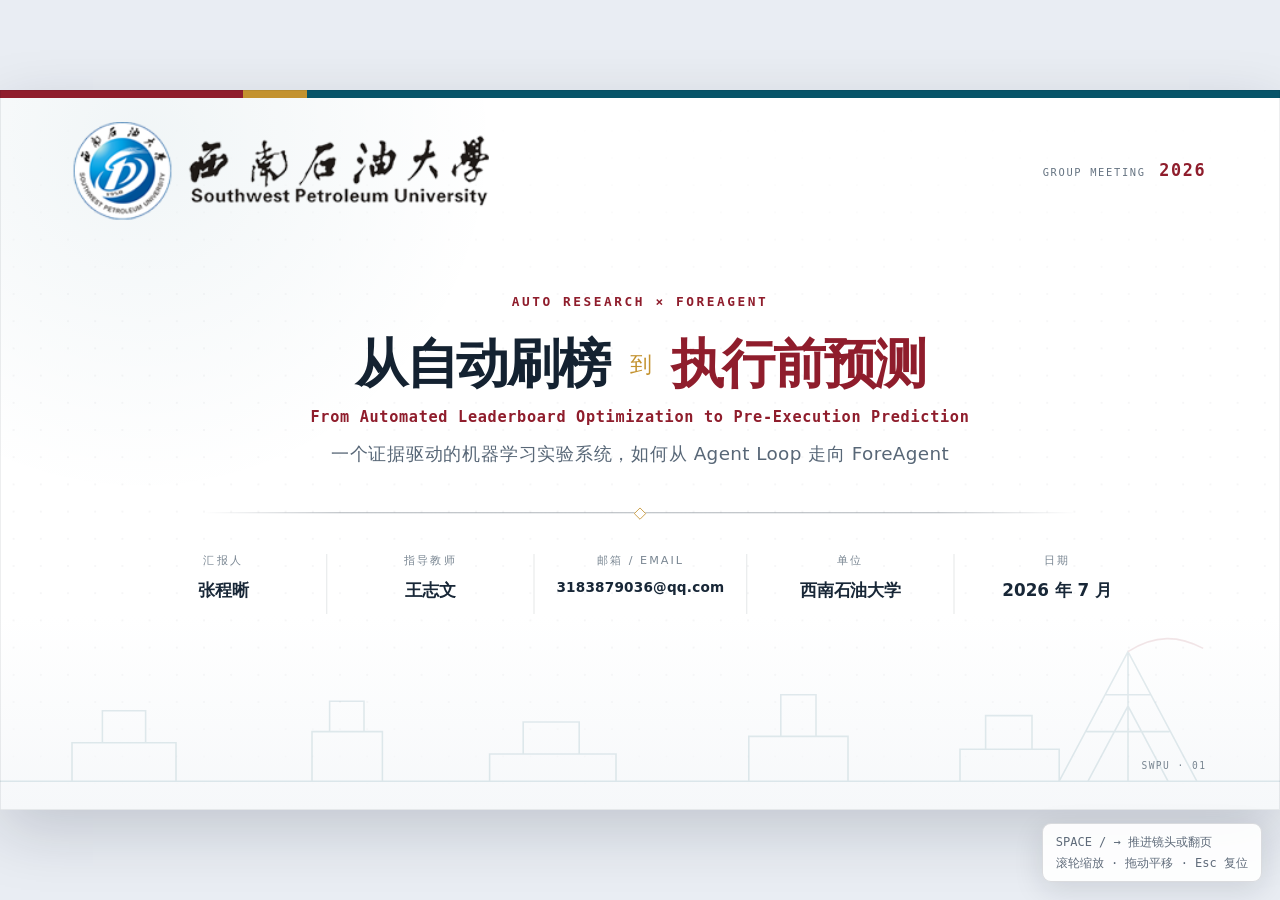
<file: web_presentation_white_figures/index.html>
<!doctype html>
<html lang="zh-CN">
<head>
  <meta charset="utf-8">
  <meta name="viewport" content="width=device-width, initial-scale=1, viewport-fit=cover">
  <meta name="color-scheme" content="light">
  <title>Auto Research × ForeAgent｜组会汇报（白色版）</title>
  <link rel="stylesheet" href="style.css">
  <link rel="stylesheet" href="white-theme.css">
</head>
<body>
  <div class="deck-shell" id="deck-shell">
    <main class="deck" id="deck" aria-live="polite">

      <!-- 01 / INSTITUTION COVER -->
      <section class="slide institution-cover active" data-section="00 / TITLE" data-title="西南石油大学组会汇报" data-clean="true">
        <div class="institution-accent" aria-hidden="true"></div>
        <header class="institution-header">
          <div class="swpu-wordmark" aria-label="西南石油大学">
            <img class="swpu-official-logo" src="assets/swpu-official-logo.png" alt="西南石油大学官方校标">
          </div>
          <div class="institution-type mono"><span>GROUP MEETING</span><b>2026</b></div>
        </header>
        <div class="institution-title-block" data-audit-bound>
          <p class="institution-kicker mono">AUTO RESEARCH × FOREAGENT</p>
          <h1><span>从自动刷榜</span><em>到</em><span>执行前预测</span></h1>
          <p class="institution-title-en">From Automated Leaderboard Optimization to Pre-Execution Prediction</p>
          <p class="institution-subtitle">一个证据驱动的机器学习实验系统，如何从 Agent Loop 走向 ForeAgent</p>
        </div>
        <div class="institution-divider" aria-hidden="true"></div>
        <div class="institution-details" data-audit-bound>
          <div><span>汇报人</span><strong>张程晰</strong></div>
          <div><span>指导教师</span><strong>王志文</strong></div>
          <div class="institution-email"><span>邮箱 / EMAIL</span><strong>3183879036@qq.com</strong></div>
          <div><span>单位</span><strong>西南石油大学</strong></div>
          <div><span>日期</span><strong>2026 年 7 月</strong></div>
        </div>
        <svg class="institution-skyline" viewBox="0 0 1600 260" aria-hidden="true">
          <path d="M0 224H1600M90 224V176H220V224M128 176V136H182V176M390 224V162H478V224M412 162V124H455V162M612 224V190H770V224M654 190V150H724V190M936 224V168H1060V224M976 168V116H1020V168M1200 224V184H1324V224M1232 184V142H1290V184"/>
          <path d="M1324 224L1410 62L1496 224M1360 224L1410 130L1460 224M1410 62V224M1382 116H1438M1358 162H1462"/>
          <path d="M1410 62C1444 40 1474 42 1504 58" class="skyline-signal"/>
        </svg>
        <div class="institution-page mono">SWPU · 01</div>
      </section>

      <!-- 02 / STORY COVER -->
      <section class="slide slide-cover" data-section="00 / OPENING" data-title="从自动刷榜到执行前预测" data-clean="true">
        <div class="cover-grid" aria-hidden="true"></div>
        <div class="cover-signal signal-a"></div>
        <div class="cover-signal signal-b"></div>
        <div class="slide-body cover-body" data-audit-bound>
          <div class="cover-meta mono">AUTO RESEARCH · GROUP MEETING · 2026</div>
          <div class="cover-rule"></div>
          <h1 class="cover-title"><span>从自动刷榜</span><span class="cover-arrow">到</span><span class="accent-reasoning">执行前预测</span></h1>
          <p class="cover-subtitle">一个证据驱动的机器学习实验系统，如何从 Agent Loop 走向 ForeAgent</p>
          <p class="cover-presenter"><span>西南石油大学</span><i></i><strong>张程晰</strong></p>
          <div class="cover-path" aria-label="演讲主线">
            <span>长期运行</span><i></i><span>多 Agent 协作</span><i></i><span>真实执行</span><i></i><span>候选预筛选</span>
          </div>
        </div>
        <div class="cover-mark mono">AR / 01</div>
      </section>

      <!-- 03 / SCORE -->
      <section class="slide slide-score official-score-slide" data-section="01 / RESULT" data-title="公开榜单第二：先把结果立住">
        <div class="slide-body official-score-layout" data-audit-bound>
          <div class="score-story">
            <p class="eyebrow evidence-text">OFFICIAL LEADERBOARD · 2026-07-16</p>
            <div class="rank-lockup"><span class="hash">#</span><span class="rank">02</span></div>
            <h2>公开榜单第二名</h2>
            <p>团队 <b>swpu_1</b>，官方榜单分数 <b class="evidence-text">78.8561</b>。我先把结果放在最前面，因为后面讲的系统问题，都是为了让这种结果可重复地产生。</p>
          </div>
          <figure class="leaderboard-composition">
            <div class="leaderboard-window">
              <img src="assets/evidence/official-leaderboard-20260716.png" alt="2026 年 7 月 16 日官方榜单截图">
              <span class="rank-two-frame"></span>
            </div>
            <figcaption><span>官方截图保留赛事标题、榜单表头与前三名</span><b>第二名 · swpu_1 · 78.8561</b></figcaption>
          </figure>
        </div>
      </section>

      <!-- 04 / THESIS -->
      <section class="slide system-thesis-slide" data-section="01 / RESULT" data-title="好结果背后是一套可重复系统">
        <div class="slide-body system-thesis-layout" data-audit-bound>
          <p class="eyebrow">TODAY'S POINT</p>
          <h2>这个项目的主线，是从<span class="accent-observer">自动刷榜</span>走向<span class="accent-reasoning">执行前预测</span></h2>
          <div class="thesis-chain">
            <article><span>01</span><h3>自动刷榜</h3><p>先让 Agent 能持续训练、提交、抓分。</p></article>
            <i></i>
            <article><span>02</span><h3>可重复系统</h3><p>解决等待、唤醒、回报、状态所有权。</p></article>
            <i></i>
            <article><span>03</span><h3>策略搜索</h3><p>让实验不只是跑，而是有记忆地改进。</p></article>
            <i></i>
            <article><span>04</span><h3>执行前预测</h3><p>最后把论文引入：先筛候选，再花 GPU。</p></article>
          </div>
          <div class="thesis-bottom"><strong>所以我不会只讲一个分数。</strong><span>我要讲的是：为什么一个 Agent 系统能稳定地走到这个分数，以及下一步为什么自然会走向 ForeAgent。</span></div>
        </div>
      </section>

      <!-- 05 / ORIGIN FLOW -->
      <section class="slide original-flow-slide" data-section="02 / FLOWCHART" data-title="从一个朴素需求开始">
        <div class="slide-body flow-slide-body">
          <div class="title-row" data-audit-bound>
            <div><p class="eyebrow">FLOW 01 · 起点</p><h2>从比赛需求，走到 <span class="accent-observer">Agent Loop</span></h2></div>
            <p class="title-note">恢复 V1 的横向旅程构图：<br>三个起点汇入同一条实践路线。</p>
          </div>
          <div class="zoom-surface origin-surface" data-zoomable data-cameras='[{"x":0,"y":0,"scale":1,"label":"全局旅程"},{"x":520,"y":-35,"scale":1.25,"label":"三个起点与王老师 idea"},{"x":0,"y":35,"scale":1.32,"label":"标准化评测"},{"x":-460,"y":-75,"scale":1.35,"label":"手搓 Agent Loop"}]' data-audit-bound>
            <div class="diagram-world origin-world">
              <svg class="diagram-lines" viewBox="0 0 1440 560" aria-hidden="true">
                <defs><marker id="origin-arrow" markerWidth="10" markerHeight="10" refX="8" refY="5" orient="auto"><path d="M0 0L10 5L0 10Z" fill="#0369a1"/></marker></defs>
                <path d="M275 145 C350 145 365 260 440 260" class="line muted-line"/>
                <path d="M275 260 H440" class="line muted-line"/>
                <path d="M275 375 C350 375 365 260 440 260" class="line muted-line"/>
                <path d="M620 260 H700" class="line observer-line" marker-end="url(#origin-arrow)"/>
                <path d="M860 260 H930" class="line observer-line" marker-end="url(#origin-arrow)"/>
                <path d="M1090 260 H1150" class="line observer-line" marker-end="url(#origin-arrow)"/>
                <path d="M1230 315 V375" class="line observer-line" marker-end="url(#origin-arrow)"/>
                <path d="M1150 430 H1080" class="line observer-line" marker-end="url(#origin-arrow)"/>
              </svg>
              <div class="origin-cluster-label mono">PERSONAL START</div>
              <div class="diagram-node node-soft" style="left:70px;top:90px" data-focus="370,120,1.7"><small>起点 01</small><strong>基础不太好</strong></div>
              <div class="diagram-node node-soft" style="left:70px;top:205px" data-focus="370,20,1.7"><small>起点 02</small><strong>Kaggle-like 比赛</strong></div>
              <div class="diagram-node node-soft teacher-idea-node" style="left:70px;top:320px" data-focus="370,-80,1.7"><small>起点 03</small><strong>王老师的 idea</strong></div>
              <div class="diagram-node node-observer node-wide" style="left:440px;top:205px" data-focus="160,20,1.6"><small>明确目标 + 即时反馈</small><strong>自动训练 / 刷 Kaggle</strong></div>
              <div class="diagram-node node-observer" style="left:700px;top:205px"><small>Benchmark</small><strong>MLE-bench</strong></div>
              <div class="diagram-node node-failure" style="left:930px;top:205px"><small>现实约束</small><strong>大多闭源</strong></div>
              <div class="diagram-node node-reasoning" style="left:1150px;top:205px"><small>于是</small><strong>手搓实现</strong></div>
              <div class="diagram-node node-reasoning" style="left:1150px;top:375px"><small>Learning</small><strong>Claude Code</strong></div>
              <div class="diagram-node node-evidence final-node" style="left:860px;top:375px" data-focus="-330,-120,1.65"><small>真正的问题</small><strong>理解 Agent Loop</strong></div>
              <img class="origin-note origin-note-large" src="../materials/images/01_project_brief_stitched_key_messages.png" alt="拼接后的王老师 Autoresearch 与 deep research 分工核心讨论截图">
            </div>
            <div class="camera-badge mono"></div>
          </div>
        </div>
      </section>

      <!-- 06 / LOOP FLOW -->
      <section class="slide original-flow-slide loop-scroll-slide" data-section="02 / FLOWCHART" data-title="Loop：什么时候继续">
        <div class="slide-body flow-slide-body">
          <div class="title-row" data-audit-bound>
            <div><p class="eyebrow observer-text">FLOW 02 · Loop</p><h2>不要把长任务写死在等待上</h2></div>
            <p class="title-note">滚轮自由缩放、拖动平移；<br>空格按讲述顺序切换镜头。</p>
          </div>
          <div class="zoom-surface svg-zoom-surface tall-flow-surface" data-zoomable data-min-scale="0.12" data-max-scale="3.6" data-cameras='[{"x":-170,"y":0,"scale":0.15,"label":"Loop 完整全图"},{"x":-170,"y":760,"scale":0.58,"label":"第一次放大 · 之后手动拖动"}]' data-audit-bound>
            <div class="diagram-world svg-world tall-svg-world">
              <img src="assets/flows/02-loop.svg" alt="原始 Loop 流程图">
              <img class="loop-evidence-note" src="../materials/images/02_heartbeat_repeated_polling_upscaled_x2.png" alt="完整展示大量重复轮询记录的高清长截图">
              <img class="loop-evidence-note loop-evidence-note-secondary" src="assets/evidence/loop-markdown-screenshot.png" alt="Loop 相关 Markdown 语法截图">
            </div>
            <div class="camera-badge mono"></div>
          </div>
        </div>
      </section>

      <!-- 07 / SCHEDULER FLOW -->
      <section class="slide original-flow-slide" data-section="02 / FLOWCHART" data-title="调度器问题：ACTIVE 不等于已投递">
        <div class="slide-body flow-slide-body">
          <div class="title-row" data-audit-bound>
            <div><p class="eyebrow failure-text">FLOW 03 · Scheduler</p><h2>调度器是一条单独的可靠性边界</h2></div>
            <p class="title-note">这不是 Loop 的小 bug，<br>而是“记录层”和“执行层”的断裂。</p>
          </div>
          <div class="zoom-surface svg-zoom-surface scheduler-flow-surface" data-zoomable data-min-scale="0.2" data-max-scale="3.6" data-cameras='[{"x":-370,"y":0,"scale":0.3,"label":"完整全图 · 手动缩放拖动"}]' data-audit-bound>
            <div class="diagram-world svg-world scheduler-svg-world">
              <img src="assets/flows/03-scheduler.svg" alt="原始调度器流程图">
            </div>
            <figure class="floating-evidence floating-evidence-scheduler">
              <span class="evidence-pin mono">EVIDENCE 02</span>
              <div class="floating-evidence-copy"><strong>ACTIVE ≠ 已投递</strong><span>原生 automation 也可能没有真正唤醒任务。</span></div>
              <div class="floating-evidence-image"><img src="../materials/images/04_automation_scheduler_failure.png" alt="automation 调度失败截图"></div>
            </figure>
            <div class="camera-badge mono"></div>
          </div>
        </div>
      </section>

      <!-- 08 / ARCHITECTURE -->
      <section class="slide original-flow-slide" data-section="03 / AGENT ARCHITECTURE" data-title="单 Agent、Subagent，还是 Agent Team">
        <div class="slide-body flow-slide-body">
          <div class="title-row" data-audit-bound>
            <div><p class="eyebrow reasoning-text">FLOW 04 · Agent 架构</p><h2>Agent 数量不是目标，生命周期所有权才是</h2></div>
            <p class="title-note">同一张图里比较单 Agent、<br>Subagent 和 Agent Team。</p>
          </div>
          <div class="zoom-surface svg-zoom-surface wide-svg" data-zoomable data-cameras='[{"x":0,"y":0,"scale":1,"label":"三种架构全图"},{"x":430,"y":0,"scale":1.45,"label":"第一次放大 · 之后手动拖动"}]' data-audit-bound>
            <div class="diagram-world svg-world architecture-svg-world">
              <img src="assets/flows/04-architecture.svg" alt="原始 Agent 架构流程图">
            </div>
            <div class="camera-badge mono"></div>
          </div>
        </div>
      </section>

      <!-- 09 / LIFECYCLE -->
      <section class="slide original-flow-slide" data-section="03 / AGENT ARCHITECTURE" data-title="理想 Agent Team 的长期生命周期">
        <div class="slide-body flow-slide-body">
          <div class="title-row" data-audit-bound>
            <div><p class="eyebrow reasoning-text">FLOW 05 · Persistent Lifecycle</p><h2>持久状态保存事实，但不会自己行动</h2></div>
            <p class="title-note">看板、后台 worker、idle 和死亡边界<br>要放在同一个生命周期里理解。</p>
          </div>
          <div class="zoom-surface svg-zoom-surface" data-zoomable data-max-scale="4.2" data-cameras='[{"x":0,"y":0,"scale":1,"label":"生命周期全图"},{"x":0,"y":500,"scale":3,"label":"第一次放大 3× · 之后手动拖动"}]' data-audit-bound>
            <div class="diagram-world svg-world"><img src="assets/flows/05-lifecycle.svg" alt="原始持久生命周期流程图"></div>
            <div class="camera-badge mono"></div>
          </div>
        </div>
      </section>

      <!-- 10 / AIDE NATIVE LOOP -->
      <section class="slide original-flow-slide" data-section="04 / SEARCH LOOP" data-title="AIDE：原生实验闭环">
        <div class="slide-body flow-slide-body">
          <div class="title-row" data-audit-bound>
            <div><p class="eyebrow evidence-text">FLOW 06 · NATIVE AIDE</p><h2>先把原生 AIDE 的闭环讲清楚</h2></div>
            <p class="title-note">Draft、Debug、Improve<br>都直接走真实执行，再写回 Journal。</p>
          </div>
          <div class="zoom-surface aide-surface" data-zoomable data-cameras='[{"x":0,"y":0,"scale":1,"label":"AIDE 全图"},{"x":0,"y":20,"scale":1.22,"label":"第一次放大 · 之后手动拖动"}]' data-audit-bound>
            <div class="diagram-world aide-world" data-aide-graph="native">
              <svg class="aide-arrows" viewBox="0 0 1440 570" aria-hidden="true">
                <defs><marker id="aide-arrow" markerWidth="10" markerHeight="10" refX="8" refY="5" orient="auto"><path d="M0 0L10 5L0 10Z" fill="currentColor"/></marker></defs>
                <path class="aide-native-line" d="M360 280 H410" marker-end="url(#aide-arrow)"/>
                <path class="aide-native-line" d="M580 280 C600 280 600 118 620 118" marker-end="url(#aide-arrow)"/>
                <path class="aide-native-line" d="M780 180 C860 210 1040 205 1170 265" marker-end="url(#aide-arrow)"/>
                <path class="aide-native-line" d="M954 180 C1030 190 1100 225 1170 265" marker-end="url(#aide-arrow)"/>
                <path class="aide-native-line" d="M1128 180 C1148 200 1160 230 1170 265" marker-end="url(#aide-arrow)"/>
                <path class="aide-native-line" d="M1280 340 V455 H210 V365" marker-end="url(#aide-arrow)"/>
              </svg>
              <div class="journal-core">
                <span>AIDE JOURNAL</span><strong>经验 · 结果 · 当前最优解</strong><i>先记录事实，再决定下一步</i>
              </div>
              <div class="aide-decision diagram-node node-observer">
                <small>NEXT STEP</small><strong>还有实验步数？</strong><span>Journal 驱动判断</span>
              </div>
              <div class="action-triad">
                <article class="action draft"><small>01 / PROPOSE</small><b>Draft</b><span>提出初始方案</span><em>→ 真实执行</em></article>
                <article class="action debug"><small>02 / REPAIR</small><b>Debug</b><span>修复失败与实现问题</span><em>→ 真实执行</em></article>
                <article class="action improve"><small>03 / SEARCH</small><b>Improve</b><span>改进已有可运行方案</span><em>→ 真实执行</em></article>
              </div>
              <div class="execute-node">
                <span class="gpu-icon">GPU</span><strong>真实执行<br>训练 / 验证</strong><small>每次都生成可核验反馈</small>
              </div>
              <div class="feedback-route"><span>读取指标、错误与真实反馈</span><b>写回 Journal</b></div>
              <div class="aide-loop-label mono">NATIVE AIDE · NO PREDICTOR IN THIS LOOP</div>
            </div>
            <div class="camera-badge mono"></div>
          </div>
        </div>
      </section>

      <!-- 11 / AIDE WHITEBOARD -->
      <section class="slide whiteboard-slide" data-section="04 / SEARCH LOOP" data-title="AIDE：现场推演白板" data-whiteboard>
        <div class="slide-body whiteboard-layout">
          <div class="title-row" data-audit-bound>
            <div><p class="eyebrow evidence-text">LIVE WHITEBOARD · NATIVE AIDE</p><h2>把这个循环放到白板上现场推演</h2></div>
            <p class="title-note">进入本页自动开启批改模式；<br>笔迹翻页保留，刷新后清空。</p>
          </div>
          <div class="whiteboard-surface" data-audit-bound>
            <span class="whiteboard-corner whiteboard-corner-top">AIDE LOOP · WORKSPACE</span>
            <span class="whiteboard-hint">从 Journal、动作选择和真实执行开始画</span>
            <span class="whiteboard-corner whiteboard-corner-bottom">LIVE REASONING</span>
          </div>
        </div>
      </section>

      <!-- 12 / LOOP PSEUDOCODE -->
      <section class="slide loop-code-slide" data-section="04 / SEARCH LOOP" data-title="AIDE：Draft 与 Improve 循环伪代码">
        <div class="slide-body loop-code-layout" data-audit-bound>
          <div class="title-row">
            <div><p class="eyebrow reasoning-text">PSEUDOCODE · SEARCH LOOP</p><h2>先生成多个 Draft，再持续接受更优解</h2></div>
            <p class="title-note">保留现场写法；<br>用批改模式直接圈画变量与循环。</p>
          </div>
          <div class="loop-code-stage">
            <div class="code-window-head"><span></span><span></span><span></span><b>search_loop.py</b></div>
            <pre><code><span class="code-name">draft</span> = <span class="code-number">5</span>
<span class="code-name">gen</span> = <span class="code-call">build_gen</span>()
<span class="code-name">start</span>=<span class="code-null">NULL</span>

<span class="code-keyword">for</span> i <span class="code-keyword">in</span> <span class="code-call">range</span>(draft):
    start=<span class="code-call">max</span>(start,<span class="code-call">step</span>(gen))
    
<span class="code-keyword">while</span>(<span class="code-number">1</span>):
    temp=<span class="code-call">step</span>(start)
    <span class="code-keyword">if</span> temp&gt;start:
        start=temp</code></pre>
            <div class="code-reading"><span>01 · Draft × 5</span><i>→</i><span>02 · 选择当前最优</span><i>→</i><span>03 · Improve 直到不再提升</span></div>
          </div>
        </div>
      </section>

      <!-- 11 / SEARCH CONTRADICTION -->
      <section class="slide search-question-slide" data-section="04 / SEARCH LOOP" data-title="策略搜索的真正矛盾">
        <div class="slide-body search-question-layout" data-audit-bound>
          <p class="eyebrow uncertain-text">THE CONTRADICTION</p>
          <h2>搜索结果可以很快产生，<br>但真实改进很慢。</h2>
          <div class="search-equation">
            <article><span>LLM</span><strong>很多候选</strong><p>秒级生成多个 Improve 方案</p></article>
            <i>+</i>
            <article><span>GPU</span><strong>少量执行</strong><p>每次真实验证可能是分钟到小时</p></article>
            <i>=</i>
            <article class="problem"><span>问题</span><strong>跑哪一个？</strong><p>搜索本身不是最慢的，慢的是把搜索结果变成证据。</p></article>
          </div>
          <div class="paper-bridge"><span>因此论文的问题不是“怎么生成更多想法”</span><b>而是：能不能在执行前预测哪个想法更值得跑？</b></div>
        </div>
      </section>

      <!-- 12 / FOREAGENT INCREMENT -->
      <section class="slide original-flow-slide" data-section="04 / SEARCH LOOP" data-title="ForeAgent：从 Improve 长出的增量分支">
        <div class="slide-body flow-slide-body">
          <div class="title-row" data-audit-bound>
            <div><p class="eyebrow reasoning-text">INCREMENT ON NATIVE AIDE</p><h2>ForeAgent 只从 <span class="accent-reasoning">Improve</span> 长出一条新分支</h2></div>
            <p class="title-note">原架构仍然保留；<br>黄色分支先预测，再回到真实执行。</p>
          </div>
          <div class="zoom-surface aide-surface foreagent-surface" data-zoomable data-foreagent data-cameras='[{"x":0,"y":0,"scale":1,"label":"原生 AIDE + 增量分支全图"},{"x":55,"y":30,"scale":1.22,"label":"创新分支聚焦 · 之后手动拖动"}]' data-audit-bound>
            <div class="diagram-world aide-world foreagent-world" data-aide-graph="foreagent">
              <svg class="aide-arrows" viewBox="0 0 1440 570" aria-hidden="true">
                <defs><marker id="foreagent-arrow" markerWidth="10" markerHeight="10" refX="8" refY="5" orient="auto"><path d="M0 0L10 5L0 10Z" fill="currentColor"/></marker></defs>
                <path class="aide-native-line" d="M360 280 H410" marker-end="url(#foreagent-arrow)"/>
                <path class="aide-native-line" d="M580 280 C600 280 600 118 620 118" marker-end="url(#foreagent-arrow)"/>
                <path class="aide-native-line" d="M780 180 C860 210 1040 205 1170 265" marker-end="url(#foreagent-arrow)"/>
                <path class="aide-native-line" d="M954 180 C1030 190 1100 225 1170 265" marker-end="url(#foreagent-arrow)"/>
                <path class="aide-native-line" d="M1128 180 C1148 200 1160 230 1170 265" marker-end="url(#foreagent-arrow)"/>
                <path class="aide-native-line" d="M1280 340 V455 H210 V365" marker-end="url(#foreagent-arrow)"/>
                <path class="fore-branch" d="M1048 180 C1048 222 965 222 965 265" marker-end="url(#foreagent-arrow)"/>
                <path class="fore-branch" d="M1100 325 H1140 C1155 325 1160 300 1170 280" marker-end="url(#foreagent-arrow)"/>
              </svg>
              <div class="journal-core">
                <span>AIDE JOURNAL</span><strong>经验 · 结果 · 当前最优解</strong><i>原生事实链保持不变</i>
              </div>
              <div class="aide-decision diagram-node node-observer">
                <small>NEXT STEP</small><strong>还有实验步数？</strong><span>Journal 驱动判断</span>
              </div>
              <div class="action-triad">
                <article class="action draft"><small>01 / PROPOSE</small><b>Draft</b><span>提出初始方案</span><em>→ 真实执行</em></article>
                <article class="action debug"><small>02 / REPAIR</small><b>Debug</b><span>修复失败与实现问题</span><em>→ 真实执行</em></article>
                <article class="action improve active-action"><small>03 / SEARCH</small><b>Improve</b><span>改进已有可运行方案</span><em>→ 原生执行 + 新分支</em></article>
              </div>
              <div class="foreagent-node">
                <span>FOREAGENT</span><strong>Predict-then-Verify</strong><small>候选偏好预测 · 预算筛选</small>
              </div>
              <div class="execute-node">
                <span class="gpu-icon">GPU</span><strong>真实执行<br>训练 / 验证</strong><small>最终裁判仍是真实反馈</small>
              </div>
              <div class="feedback-route"><span>读取指标、错误与真实反馈</span><b>写回 Journal</b></div>
              <div class="aide-loop-label mono">NATIVE AIDE + FOREAGENT INCREMENT</div>
            </div>
            <div class="camera-badge mono"></div>
          </div>
        </div>
      </section>

      <!-- 15 / ACL IDEA SOURCE -->
      <section class="slide acl-source-slide" data-section="04 / SEARCH LOOP" data-title="这个思路受到近期 ACL 2026 主会论文的启发">
        <div class="slide-body acl-source-layout" data-audit-bound>
          <div class="title-row">
            <div><p class="eyebrow reasoning-text">IDEA SOURCE / ACL 2026</p><h2>这个思路受到近期 <span class="accent-reasoning">ACL 2026 主会论文</span>的启发</h2></div>
            <p class="title-note">Can We Predict Before Executing<br>Machine Learning Agents?</p>
          </div>
          <figure class="acl-source-shot"><img src="assets/evidence/foreagent-acl-publication.png" alt="ForeAgent 论文被 ACL 2026 主会长文收录的查询截图"></figure>
        </div>
      </section>

      <!-- 16 / FOREAGENT LOOP PSEUDOCODE -->
      <section class="slide loop-code-slide improved-loop-code-slide" data-section="04 / SEARCH LOOP" data-title="ForeAgent：候选生成与模型选择伪代码">
        <div class="slide-body loop-code-layout" data-audit-bound>
          <div class="title-row">
            <div><p class="eyebrow uncertain-text">IMPROVED PSEUDOCODE · FOREAGENT</p><h2>Improve 不再只生成一个方案</h2></div>
            <p class="title-note">一次展开 10 个候选，<br>再让模型选择最值得执行的一个。</p>
          </div>
          <div class="loop-code-stage improved-code-stage">
            <div class="code-window-head"><span></span><span></span><span></span><b>foreagent_search_loop.py</b></div>
            <pre><code><span class="code-name">draft</span> = <span class="code-number">5</span>
<span class="code-name">gen</span> = <span class="code-call">build_gen</span>()
<span class="code-name">start</span>=<span class="code-null">NULL</span>

<span class="code-keyword">for</span> i <span class="code-keyword">in</span> <span class="code-call">range</span>(draft):
    start=<span class="code-call">max</span>(start,<span class="code-call">step</span>(gen))
    
<span class="code-keyword">while</span>(<span class="code-number">1</span>):
<mark class="code-improvement"><b>NEW</b><span>先生成 <strong>10</strong> 个方案 <i>step(start)</i>，然后让模型自己选一个最好的</span></mark>
    <span class="code-keyword">if</span> temp&gt;start:
        start=temp</code></pre>
            <div class="code-reading improved-reading"><span>Generate × 10</span><i>→</i><span class="model-choice">模型预选 Top-1</span><i>→</i><span>真实执行验证</span></div>
          </div>
        </div>
      </section>

      <!-- 13 / TOURNAMENT GENERATE -->
      <section class="slide" data-section="04 / SEARCH LOOP" data-title="第一步：一次生成 m=10 个候选">
        <div class="slide-body tournament-generation-layout" data-audit-bound>
          <div class="title-row" data-audit-bound>
            <div><p class="eyebrow reasoning-text">FLOW 07A · GENERATE</p><h2>第一步：一次生成 <span class="accent-reasoning">m = 10</span> 个候选</h2></div>
            <p class="title-note">先把候选空间摊开。<br>这一页只讲“怎么产生十个方案”。</p>
          </div>
          <div class="generation-stage">
            <div class="evidence-input-panel"><span class="mono">INPUT EVIDENCE</span><strong>任务描述 + 可信数据报告</strong><p>当前代码、历史结果与可执行约束，作为十个方案共同的上下文。</p></div>
            <div class="generation-arrow">→</div>
            <div class="candidate-cloud large-candidate-cloud"><div class="candidate-cloud-head"><span class="mono">GENERATE</span><b>10 个并行 Improve 方案</b></div><div class="candidate-dots"><i>01</i><i>02</i><i>03</i><i>04</i><i>05</i><i>06</i><i>07</i><i>08</i><i>09</i><i>10</i></div></div>
          </div>
          <div class="generation-foot"><span>每个候选都是一个可执行改进意图</span><b>下一页才进入 Pairwise World Model 比较</b></div>
        </div>
      </section>

      <!-- 14 / TOURNAMENT PAIRWISE -->
      <template id="hidden-pairwise-ranking-slide">
      <section class="slide" data-section="04 / SEARCH LOOP" data-title="第二步：Pairwise World Model 形成排序">
        <div class="slide-body tournament-pairwise-layout" data-audit-bound>
          <div class="title-row" data-audit-bound>
            <div><p class="eyebrow reasoning-text">FLOW 07B · PAIRWISE WORLD MODEL</p><h2>第二步：比较置信度，记录每一轮淘汰</h2></div>
            <div class="parameter-strip mono"><span>confidence = <b>0.7</b></span><span>保留低置信度双方</span></div>
          </div>
          <div class="pairwise-board">
            <div class="pairwise-evidence"><span class="mono">WORLD MODEL INPUT</span><strong>方案 × 当前任务证据</strong><p>不直接声称谁是真正赢家，只预测局部偏好。</p></div>
            <div class="match-stack">
              <div class="match match-high"><span>A</span><b>0.82</b><span class="loser">B</span><small>高置信度 · A 晋级 · 淘汰轮次 R1</small></div>
              <div class="match match-low"><span>C</span><b>0.61</b><span>D</span><small>低于 0.7 · C / D 双方保留 · 进入下一轮</small></div>
              <div class="match match-high"><span>E</span><b>0.76</b><span class="loser">F</span><small>高置信度 · E 晋级 · 淘汰轮次 R2</small></div>
            </div>
            <div class="ranking-board"><span class="mono">RANKING JOURNAL</span><ol><li><b>01</b><strong>A</strong><small>R1 胜出</small></li><li><b>02</b><strong>E</strong><small>R2 胜出</small></li><li><b>03</b><strong>C / D</strong><small>保留待比</small></li></ol><p>每场比较都留下排序证据，而不是只保留一个黑箱分数。</p></div>
          </div>
          <div class="pairwise-foot"><span>高置信度：胜者晋级</span><i></i><span>低置信度：双方保留</span><i></i><b>最终得到可追溯排序</b></div>
        </div>
      </section>
      </template>

      <!-- 15 / LIVE PAIRWISE WHITEBOARD -->
      <section class="slide whiteboard-slide sorting-whiteboard-slide" data-section="04 / SEARCH LOOP" data-title="现场手推 Pairwise 排序" data-whiteboard>
        <div class="slide-body whiteboard-layout">
          <div class="title-row" data-audit-bound>
            <div><p class="eyebrow reasoning-text">LIVE WHITEBOARD · PAIRWISE SORTING</p><h2>现场手推：从多个候选里得到 <span class="accent-reasoning">Top-1</span></h2></div>
            <p class="title-note">进入本页自动开启批改模式；<br>手动画比较、晋级与保留分支。</p>
          </div>
          <div class="whiteboard-surface sorting-whiteboard-surface" data-audit-bound>
            <span class="whiteboard-corner whiteboard-corner-top">PAIRWISE RANKING · 5 个样例 · c = 0.7</span>
            <div class="sorting-seeds" aria-label="五个候选排序样例"><span>01</span><span>02</span><span>03</span><span>04</span><span>05</span></div>
            <span class="whiteboard-hint">从候选配对开始：高置信胜者晋级，低置信双方保留</span>
            <span class="whiteboard-corner whiteboard-corner-bottom">目标：手推得到可追溯的 Top-1</span>
          </div>
        </div>
      </section>

      <!-- 18 / TOURNAMENT VERIFY -->
      <section class="slide" data-section="04 / SEARCH LOOP" data-title="第三步：只跑 Top-1 并写回 Journal">
        <div class="slide-body tournament-verify-layout" data-audit-bound>
          <div class="title-row" data-audit-bound>
            <div><p class="eyebrow evidence-text">FLOW 07C · VERIFY</p><h2>第三步：从排序里选 <span class="accent-evidence">Top-1</span>，只跑一次真实验证</h2></div>
            <div class="parameter-strip mono"><span>m = <b>10</b></span><span>k = <b>1</b></span><span>裁判 = <b>真实训练 / 验证</b></span></div>
          </div>
          <div class="verify-pipeline">
            <article class="verify-card ranking-output"><span class="mono">RANKING OUTPUT</span><strong>Top-1</strong><p>从预测排序中选择最值得执行的一个方案。</p></article>
            <i>→</i>
            <article class="verify-card real-run large"><span class="mono">VERIFY</span><strong>真实训练 / 验证</strong><p>GPU 产生真正的指标、错误和运行轨迹。</p></article>
            <i>→</i>
            <article class="verify-card journal-output"><span class="mono">WRITE BACK</span><strong>AIDE Journal</strong><p>真实反馈写回，成为下一轮判断的证据。</p></article>
          </div>
          <div class="verify-boundary"><span class="mono">BOUNDARY</span><b>ForeAgent 只减少盲目执行；它不替代真实 evaluator。</b></div>
        </div>
      </section>

      <template id="legacy-paper-evidence-pages">
      <!-- 16 / EXECUTION BOTTLENECK OVERVIEW -->
      <section class="slide execution-overview-slide" data-section="05 / PAPER EVIDENCE" data-title="执行前预测：数小时执行与数秒推理">
        <figure class="execution-overview-figure" data-audit-bound>
          <img src="assets/paper/top-zh-CN.png" alt="传统机器学习智能体与执行前预测的中文对比图">
        </figure>
      </section>

      <!-- 17 / PAPER EVIDENCE AUDIT -->
      <section class="slide paper-audit-slide" data-section="05 / PAPER AUDIT" data-title="算法已经讲完；现在审计它是否值得相信">
        <div class="slide-body paper-audit-layout" data-audit-bound>
          <div class="title-row audit-title-row">
            <div><p class="eyebrow reasoning-text">FOREAGENT / EVIDENCE AUDIT</p><h2>算法已经讲完；现在审计它是否值得相信</h2></div>
            <p class="title-note">Can We Predict Before Executing ML Agents?<br><span class="mono">2601.05930v2</span></p>
          </div>
          <figure class="paper-diagram-frame audit-map-frame"><img src="assets/flows/07-paper-audit-map.svg" alt="ForeAgent 论文证据审计总图：信号、边界与系统收益"></figure>
          <div class="audit-bridge"><span class="mono">WHAT → WHY THIS WAY</span><strong>先确认信号，再划定边界，最后检查系统收益。</strong></div>
        </div>
      </section>

      <!-- 18 / PREFERENCE EVIDENCE CHAIN -->
      <section class="slide" data-section="05 / PAPER EVIDENCE" data-title="预测能力不是靠自评，而是由真实执行轨迹标注">
        <div class="slide-body paper-evidence-layout" data-audit-bound>
          <div class="title-row">
            <div><p class="eyebrow evidence-text">PROVENANCE BEFORE PREDICTION</p><h2>预测能力不是靠自评，<br>而是由<span class="accent-evidence">真实执行轨迹</span>标注</h2></div>
            <p class="title-note">AIDE + AutoMind<br>MLE-bench 真实轨迹</p>
          </div>
          <figure class="paper-diagram-frame evidence-chain-frame"><img src="assets/flows/08-preference-evidence-chain.svg" alt="从二十六个任务到一万八千四百三十八个真实标签方案对的证据链"></figure>
        </div>
      </section>

      <!-- 19 / INPUT SEMANTICS -->
      <section class="slide" data-section="05 / PAPER EVIDENCE" data-title="它判断的是方案与数据是否匹配">
        <div class="slide-body ablation-layout" data-audit-bound>
          <div class="title-row"><div><p class="eyebrow reasoning-text">WHAT THE WORLD MODEL ACTUALLY SEES</p><h2>它不是在看哪段代码更高级，<br>而是在判断<span class="accent-evidence">方案与数据是否匹配</span></h2></div><p class="title-note">同一模型，不同输入形态。<br>更多 token ≠ 更可靠判断。</p></div>
          <div class="ablation-steps">
            <div class="ablation-step"><span>CODE ONLY</span><b>56.7%</b><i style="--h:42%"></i><small>只看完整代码</small></div>
            <div class="ablation-step"><span>RAW DATA</span><b>57.1%</b><i style="--h:45%"></i><small>原始数据几乎无增益</small></div>
            <div class="ablation-step"><span>STATISTICS</span><b>59.0%</b><i style="--h:61%"></i><small>真实数值统计</small></div>
            <div class="ablation-step best"><span>LANGUAGE REPORT</span><b>61.3%</b><i style="--h:82%"></i><small>任务对齐的语言报告</small></div>
            <div class="ablation-step mismatch"><span>MISMATCHED</span><b>56.8%</b><i style="--h:43%"></i><small>上下文错配，能力回落</small></div>
          </div>
          <div class="semantic-chain"><span class="evidence-text">可信 evaluator 产生事实</span><i>→</i><span>任务语义压缩</span><i>→</i><span class="reasoning-text">LLM 消费事实并推理</span></div>
        </div>
      </section>

      <!-- 20 / SIGNAL EXISTS -->
      <section class="slide" data-section="05 / PAPER EVIDENCE" data-title="61.5% 不是裁判准确率，而是低成本排序信号">
        <div class="slide-body accuracy-layout" data-audit-bound>
          <div class="title-row"><div><p class="eyebrow">CLAIM 01 / THE SIGNAL EXISTS</p><h2>61.5% 不是裁判准确率，<br>而是<span class="accent-reasoning">低成本排序信号</span></h2></div><div class="not-score">61.5%<span>PAIRWISE · NOT LEADERBOARD</span></div></div>
          <div class="bar-chart" role="img" aria-label="随机、复杂度启发式、GPT-5.1 与 DeepSeek-V3.2-Thinking 的偏好准确率比较">
            <div class="chart-grid"><i style="left:0%"></i><i style="left:25%"></i><i style="left:50%"></i><i style="left:75%"></i><i style="left:100%"></i></div>
            <div class="bar-row baseline"><span>随机</span><div><b style="width:0%"></b><em>50.0%</em></div></div>
            <div class="bar-row heuristic"><span>复杂度启发式</span><div><b style="width:5.3%"></b><em>50.8%</em></div></div>
            <div class="bar-row gpt"><span>GPT-5.1</span><div><b style="width:58.7%"></b><em>58.8%</em></div></div>
            <div class="bar-row deepseek"><span>DeepSeek-V3.2-Thinking</span><div><b style="width:76.7%"></b><em>61.5%</em></div></div>
            <div class="chart-scale mono"><span>50% · CHANCE</span><span>65%</span></div>
          </div>
          <div class="signal-verdict"><span><b>高于随机 11.5 pp</b> · 信号存在</span><i></i><strong>适合：低成本候选过滤</strong><i></i><span class="failure-text">远不足以替代真实执行</span></div>
        </div>
      </section>

      <!-- 21 / LOCAL COMPARISON BOUNDARY -->
      <section class="slide" data-section="05 / PAPER EVIDENCE" data-title="它适合 Pairwise，不适合一次排完整个榜">
        <div class="slide-body boundary-layout" data-audit-bound>
          <div class="title-row"><div><p class="eyebrow uncertain-text">CLAIM 02 / LOCAL, NOT GLOBAL</p><h2>它适合 Pairwise，<span class="uncertain-text">不适合一次排完整个榜</span></h2></div><p class="title-note">六成说明信号存在，<br>边界决定它能拥有多大权力。</p></div>
          <div class="boundary-panels">
            <article class="thinking-panel"><span class="panel-index mono">01 / REASONING</span><h3>主动推理优于直接回答</h3><div class="compare-numbers"><div><b>61.3%</b><small>Thinking</small></div><i>vs</i><div><b>55.9%</b><small>Direct</small></div></div><p>不能凭第一印象选择“看起来更高级”的代码。</p></article>
            <article class="ranking-panel"><span class="panel-index mono">02 / SCALE</span><h3>方案一多，全局排序迅速失真</h3><div class="rank-fall"><span><b>N=2 · A@1</b><em>61.3%</em></span><i></i><span><b>N=5 · A@1</b><em>31.1%</em></span></div><div class="rho">N=5 · Spearman ρ ≈ <b>0.22–0.23</b></div></article>
            <article class="confidence-panel"><span class="panel-index mono">03 / GUARDRAIL</span><h3>所以只做保守的局部淘汰</h3><div class="guardrails"><div><span>c ≥ 0.7</span><b>高置信度才晋级 / 淘汰</b></div><div><span>c &lt; 0.7</span><b>双方都保留</b></div></div><p>World Model 是局部比较器，不是全局规划器。</p></article>
          </div>
        </div>
      </section>

      <!-- 22 / VALIDATION GAP -->
      <section class="slide" data-section="05 / PAPER EVIDENCE" data-title="真实执行更强，但 validation 仍不等于测试集真理">
        <div class="slide-body validation-layout" data-audit-bound>
          <div><p class="eyebrow">CLAIM 02 / TWO NOISY SIGNALS</p><h2>真实执行更强，<br>但 validation 仍不等于<span class="accent-evidence">测试集真理</span></h2><p class="lead-copy">系统面对的不是“预测或执行”二选一，而是两个成本不同、强度不同的有噪声信号。</p></div>
          <div class="signal-ladder">
            <div class="signal-step"><span class="mono">CHANCE</span><b>50.0%</b><small>零成本基线</small></div>
            <i></i>
            <div class="signal-step reasoning-step"><span class="mono">LLM</span><b>61.5%</b><small>秒级 · 成对预判</small></div>
            <i></i>
            <div class="signal-step evidence-step"><span class="mono">VALIDATION</span><b>72.2%</b><small>小时级 · 预测 test winner</small></div>
            <i class="gap"></i>
            <div class="test-truth"><span>TEST</span><b>最终边界</b></div>
          </div>
          <div class="validation-conclusion"><strong>便宜信号负责筛选，真实执行负责锚定</strong><span>72.2% 也只是 validation 预测 test 相对优劣的成对准确率。</span></div>
        </div>
      </section>

      <!-- 23 / EVIDENCE-DERIVED DESIGN -->
      <section class="slide" data-section="05 / PAPER EVIDENCE" data-title="所以方法只能是 Predict-then-Verify">
        <div class="slide-body evidence-design-layout" data-audit-bound>
          <div class="title-row"><div><p class="eyebrow reasoning-text">EVIDENCE → CONTROL STRATEGY</p><h2>所以方法只能是 <span class="accent-reasoning">Predict-then-Verify</span></h2></div><p class="title-note">不是先画架构再找理由，<br>而是让实验边界决定控制策略。</p></div>
          <div class="design-proof-table">
            <div class="design-proof-head"><span>论文证据</span><span></span><span>强制约束</span><span></span><span>系统设计</span></div>
            <div class="design-proof-row"><div><b>61.5% vs 50.0%</b><span>信号存在，但远非裁判</span></div><i>→</i><strong>只能缩窄候选</strong><i>→</i><div class="design-output"><b>预测无最终否决权</b><span>Top-k 必须真实执行</span></div></div>
            <div class="design-proof-row"><div><b>N=5 · A@1 = 31.1%</b><span>全局排序快速退化</span></div><i>→</i><strong>只做局部比较</strong><i>→</i><div class="design-output"><b>Pairwise · c = 0.7</b><span>低置信度双方保留</span></div></div>
            <div class="design-proof-row"><div><b>Execute · up to 9h</b><span>昂贵，但提供真实事实</span></div><i>→</i><strong>预测扩大宽度</strong><i>→</i><div class="design-output"><b>m = 10 · k = 1</b><span>真实结果写回 Journal</span></div></div>
          </div>
          <div class="design-contract"><span class="reasoning-text">PREDICT 扩大搜索宽度</span><i>→</i><span class="evidence-text">VERIFY 产生真实锚点</span><i>→</i><span>JOURNAL 保存下一轮证据</span></div>
        </div>
      </section>

      <!-- 24 / SYSTEM VALUE CHAIN -->
      <section class="slide slide-results" data-section="05 / PAPER EVIDENCE" data-title="价值链不是省一次训练，而是把预算换成更宽探索">
        <div class="slide-body results-layout" data-audit-bound>
          <div class="title-row"><div><p class="eyebrow evidence-text">CLAIM 03 / AGENT-LEVEL VALUE</p><h2>价值链不是省一次训练，<br>而是把预算换成<span class="accent-reasoning">更宽探索</span></h2></div><p class="title-note">5 tasks · 3 runs/task · 12h</p></div>
          <div class="result-triptych">
            <article><span class="result-index mono">01 / BREADTH</span><strong>3.2×</strong><h3>平均探索节点数</h3><p>相同时间预算，看过更多方案</p><div class="mini-visual nodes"><i></i><i></i><i></i><i></i><i></i><i></i></div></article>
            <article><span class="result-index mono">02 / TIME</span><strong>6×</strong><h3>更早达到峰值</h3><p>平均收敛时间加速</p><div class="mini-visual speed"><i></i><i></i></div></article>
            <article><span class="result-index mono">03 / OUTCOME</span><strong>+4.4<span>pp</span></strong><h3>Beat Ratio</h3><p>绝对提升 4.4 个百分点 · 相对约 +6.3%</p><div class="mini-visual beat"><i></i><b></b></div></article>
          </div>
          <div class="causal-chain"><span>减少低价值执行</span><i>→</i><span>相同时间探索更多节点</span><i>→</i><span>更早达到峰值</span><i>→</i><span class="evidence-text">Beat Ratio 提升</span></div>
        </div>
      </section>

      <!-- 25 / EXTERNAL VALIDITY -->
      <section class="slide" data-section="05 / PAPER EVIDENCE" data-title="结果有价值，但证据覆盖仍然有限">
        <div class="slide-body external-validity-layout" data-audit-bound>
          <div class="title-row"><div><p class="eyebrow failure-text">EXTERNAL VALIDITY</p><h2>结果有价值，<br>但<span class="failure-text">证据覆盖仍然有限</span></h2></div><p class="title-note">主动划清外推边界，<br>避免把过滤器讲成通用世界模型。</p></div>
          <div class="validity-grid">
            <div class="scope-figure">
              <span class="mono">AGENT-LEVEL EVALUATION</span>
              <div class="scope-number"><strong>5</strong><div><b>AI4Science tasks</b><small>3 seen · 2 unseen</small></div></div>
              <div class="scope-task-dots" aria-label="三个已见任务与两个未见任务"><i></i><i></i><i></i><i class="unseen"></i><i class="unseen"></i></div>
              <div class="scope-meta"><div><b>3×</b><span>runs / task</span></div><div><b>12h</b><span>time budget</span></div></div>
            </div>
            <div class="limit-list">
              <article><span class="mono">01</span><div><h3>难例仍是长尾</h3><p>总体约六成；复杂代码与细粒度类内差异更难。</p></div></article>
              <article><span class="mono">02</span><div><h3>报告质量依赖输入</h3><p>CV / NLP 的语言化数据报告仍依赖可用元数据。</p></div></article>
              <article><span class="mono">03</span><div><h3>外推样本仍少</h3><p>两个未见任务不足以证明广泛泛化。</p></div></article>
              <article><span class="mono">04</span><div><h3>配置仍是固定值</h3><p><span class="mono">m=10 · c=.7 · k=1</span> 尚未随任务与预算动态适配。</p></div></article>
            </div>
          </div>
          <div class="external-verdict"><strong>值得接入实验的预算过滤器</strong><span>≠</span><b>已经验证完成的通用世界模型</b></div>
        </div>
      </section>

      </template>

      <!-- 20 / FULL DATA PROVENANCE -->
      <section class="slide full-data-source-slide" data-section="05 / PAPER EVIDENCE" data-title="完整数据来源与构造流程">
        <div class="slide-body full-data-source-layout" data-audit-bound>
          <div class="title-row"><div><p class="eyebrow evidence-text">FULL DATA PROVENANCE</p><h2>完整数据来源与<span class="accent-evidence">构造流程</span></h2></div><p class="title-note">26 tasks · 1,329 solutions<br>895 instances · 18,438 pairs</p></div>
          <figure class="full-data-source-figure zoom-surface" data-zoomable data-min-scale="1" data-max-scale="4" data-cameras='[{"x":0,"y":0,"scale":1,"label":"完整全图 · 滚轮自由放大"}'>
            <div class="diagram-world full-data-source-world"><img src="assets/paper-figures/main-v3-full.png" alt="ForeAgent 完整数据来源、筛选组合、数据增强、任务定义与应用流程"></div>
            <div class="camera-badge mono"></div>
          </figure>
          <div class="full-data-source-chain"><span>MLE-bench 任务</span><i>→</i><span>Agent 真实轨迹</span><i>→</i><span>筛选与方案对</span><i>→</i><span>可信数据报告</span><i>→</i><strong>ForeAgent</strong></div>
        </div>
      </section>

      <!-- 21 / DATA PROVENANCE MERMAID -->
      <section class="slide original-flow-slide" data-section="05 / PAPER EVIDENCE" data-title="完整数据来源与构造流程：流程重绘">
        <div class="slide-body flow-slide-body">
          <div class="title-row" data-audit-bound>
            <div><p class="eyebrow evidence-text">FLOW 10 · DATA PROVENANCE</p><h2>从真实轨迹，到 <span class="accent-evidence">18,438 个偏好方案对</span></h2></div>
            <p class="title-note">滚轮自由缩放 · 拖动平移；<br>Esc 恢复完整全图。</p>
          </div>
          <div class="zoom-surface svg-zoom-surface provenance-flow-surface" data-zoomable data-min-scale="0.5" data-max-scale="3.4" data-cameras='[{"x":0,"y":0,"scale":0.92,"label":"完整数据来源与构造流程"}]' data-audit-bound>
            <div class="diagram-world svg-world provenance-svg-world"><img src="assets/flows/10-data-provenance.svg" alt="从 MLE-bench 真实轨迹到偏好数据与 ForeAgent 应用的完整流程图"></div>
            <div class="camera-badge mono"></div>
          </div>
          <div class="provenance-flow-foot"><span>真实执行定义好坏</span><i>→</i><span>专家筛选保证标签质量</span><i>→</i><strong>预测只负责分配执行预算</strong></div>
        </div>
      </section>

      <!-- FIGURE STORY 01 / DATA REPRESENTATION -->
      <section class="slide paper-figure-slide" data-section="05 / PAPER EVIDENCE" data-title="上下文决定模型能否看懂方案">
        <div class="slide-body paper-figure-layout" data-audit-bound>
          <div class="figure-copy"><p class="eyebrow reasoning-text">01 / DATA REPRESENTATION</p><h2>不是代码越多越好，<br><span>任务对齐的语言报告</span>最有效</h2><p>只看代码约等于没有上下文；数值统计开始提供信号，语言化报告把任务、数据和方案真正对齐。</p><div class="figure-verdict"><b>61.3%</b><span>Verbal Report<br>相对 Code Only +4.6 pp</span></div></div>
          <figure class="paper-plot"><img src="assets/paper-figures/analysis-01.png" alt="数据表示方式对成对偏好准确率的影响"></figure>
        </div>
      </section>

      <!-- FIGURE STORY 03 / SCALE -->
      <section class="slide paper-figure-slide" data-section="05 / PAPER EVIDENCE" data-title="模型变大只带来缓慢增益">
        <div class="slide-body paper-figure-layout" data-audit-bound>
          <div class="figure-copy"><p class="eyebrow uncertain-text">03 / SCALING LAW</p><h2>模型变大有帮助，<br>但<span>规模不是主要答案</span></h2><p>Qwen 系列随规模只有缓慢提升；真正明显的跃迁来自 DeepSeek 的 Thinking 模式。系统需要的是推理过程，而不只是更大的参数量。</p><div class="figure-verdict"><b>61.3%</b><span>DeepSeek-V3.2-Thinking<br>显著高于同图普通模型</span></div></div>
          <figure class="paper-plot"><img src="assets/paper-figures/analysis-03.png" alt="模型规模与成对偏好准确率的关系"></figure>
        </div>
      </section>

      <!-- FIGURE STORY 04 / INFERENCE -->
      <section class="slide paper-figure-slide" data-section="05 / PAPER EVIDENCE" data-title="显式推理带来稳定提升">
        <div class="slide-body paper-figure-layout reverse" data-audit-bound>
          <figure class="paper-plot"><img src="assets/paper-figures/analysis-04.png" alt="推理模式和温度对准确率的影响"></figure>
          <div class="figure-copy"><p class="eyebrow evidence-text">04 / INFERENCE DYNAMICS</p><h2>温度影响很小，<br><span>是否显式推理</span>才是关键</h2><p>温度从 0 到 1.5，Thinking 模式始终稳定在约 61%；关闭 CoT 后降到约 55.9%。因此 Pairwise 比较不能退化成第一印象投票。</p><div class="figure-note">设计结论：让模型解释“为什么 A 更适合当前任务”，再输出偏好。</div></div>
        </div>
      </section>

      <!-- FIGURE STORY 05 / CALIBRATION -->
      <section class="slide paper-figure-slide" data-section="05 / PAPER EVIDENCE" data-title="高置信度预测更可信">
        <div class="slide-body paper-figure-layout" data-audit-bound>
          <div class="figure-copy"><p class="eyebrow reasoning-text">05 / CALIBRATION</p><h2>置信度越高，<br>比较结果<span>越值得用于筛选</span></h2><p>DeepSeek 在高置信区间达到约 77.4%，GPT-5.1 达到约 86.8%；但低置信区间接近随机，不能强行淘汰候选。</p><div class="figure-verdict"><b>c ≥ 0.7</b><span>高置信才晋级<br>低置信双方保留</span></div></div>
          <figure class="paper-plot"><img src="assets/paper-figures/analysis-05.png" alt="不同置信度区间的准确率与样本量"></figure>
        </div>
      </section>

      <!-- FIGURE STORY 06 / COMPLEXITY -->
      <section class="slide paper-figure-slide" data-section="05 / PAPER EVIDENCE" data-title="复杂度差距越大越容易判断">
        <div class="slide-body paper-figure-layout reverse" data-audit-bound>
          <figure class="paper-plot"><img src="assets/paper-figures/analysis-06.png" alt="方案复杂度差距与偏好准确率的关系"></figure>
          <div class="figure-copy"><p class="eyebrow failure-text">06 / COMPLEXITY DISCRIMINATION</p><h2>差异明显时容易判断，<br><span>细粒度强强对比仍然困难</span></h2><p>复杂度差距扩大后准确率快速升高；差距小时仍在 55%–60% 附近。World Model 适合粗筛，不适合代替真实 evaluator。</p><div class="figure-note">权限边界：模型只分配预算，真实训练与验证保留最终裁决权。</div></div>
        </div>
      </section>

      <!-- FIGURE STORY 07 / AGENT RESULTS -->
      <section class="slide agent-results-slide" data-section="05 / PAPER RESULTS" data-title="实战成绩：更快、更广，也更强">
        <div class="slide-body agent-results-layout" data-audit-bound>
          <div class="title-row"><div><p class="eyebrow evidence-text">AGENT-LEVEL RESULTS</p><h2>把预测器接入搜索后：<span class="accent-evidence">更快、更广，也更强</span></h2></div><p class="title-note">5 tasks · 3 runs/task · 12h<br>三张图必须放在一起看</p></div>
          <div class="agent-result-grid">
            <article><figure><img src="assets/paper-figures/agent-01.png" alt="各任务 Beat Ratio 对比"></figure><div><b>结果</b><strong>0.695 → 0.739</strong><span>绝对 +4.4 pp · 相对约 +6.3%</span></div></article>
            <article><figure><img src="assets/paper-figures/agent-02.png" alt="随执行时间变化的平均 Beat Ratio"></figure><div><b>速度</b><strong>平均 6×</strong><span>更早达到峰值表现</span></div></article>
            <article><figure><img src="assets/paper-figures/agent-03.png" alt="各任务探索节点数量对比"></figure><div><b>宽度</b><strong>平均 3.2×</strong><span>同样预算探索更多节点</span></div></article>
          </div>
          <div class="agent-result-chain"><span>低成本预测减少盲跑</span><i>→</i><span>预算换成更宽探索</span><i>→</i><strong>真实执行仍负责最终验证</strong></div>
        </div>
      </section>

      <!-- 26 / BOUNDED INTEGRATION CONTRACT -->
      <template id="hidden-system-contract-and-innovations">
      <section class="slide" data-section="06 / OUR SYSTEM" data-title="ForeAgent 只拥有预算分配权，不拥有最终裁决权">
        <div class="slide-body integration-contract-layout" data-audit-bound>
          <div class="title-row"><div><p class="eyebrow reasoning-text">BACK TO OUR SYSTEM / PERMISSION CONTRACT</p><h2>ForeAgent 只拥有预算分配权，<br>不拥有<span class="failure-text">最终裁决权</span></h2></div><p class="title-note">论文给出能力证据；<br>系统负责限制它的权限。</p></div>
          <figure class="paper-diagram-frame contract-map-frame"><img src="assets/flows/09-paper-to-system-contract.svg" alt="ForeAgent 推理平面与真实执行控制面的权限接入契约"></figure>
          <div class="contract-footer"><span>只接 Improve</span><i></i><span>预测失败 ≠ Goal 失败</span><i></i><strong>真实 evaluator 写回 Journal</strong></div>
        </div>
      </section>

      <!-- 27 / INNOVATIONS -->
      <section class="slide" data-section="06 / OUR SYSTEM" data-title="ForeAgent 只补最后一块；系统贡献来自四层闭环">
        <div class="slide-body">
          <div class="title-row" data-audit-bound>
            <div><p class="eyebrow reasoning-text">OUR CONTRIBUTION / COMPLETE LOOP</p><h2>ForeAgent 只补最后一块；<br>系统贡献来自<span class="accent-evidence">四层闭环</span></h2></div>
            <p class="title-note">论文补上 VALUE；<br>工程结构决定系统是否可信。</p>
          </div>
          <div class="zoom-surface innovation-surface innovation-static" data-audit-bound>
            <div class="diagram-world innovation-world">
              <article class="innovation-card i1"><span class="mono">01 / SAFETY</span><h3>推理决策 × 真实副作用解耦</h3><div class="intent-chain"><b>意图</b><i>→</i><b>契约</b><i>→</i><b>控制面</b><i>→</i><b class="evidence-text">receipt</b></div><p>模型负责判断；状态机和 provenance 守住执行边界。</p></article>
              <article class="innovation-card i2"><span class="mono">02 / RECOVERY</span><h3>Goal / Attempt / Observer</h3><div class="state-rings"><i>G</i><i>A</i><i>O</i><b>分层恢复</b></div><p>观察器丢失不等于尝试失败，尝试失败不等于目标结束。</p></article>
              <article class="innovation-card i3"><span class="mono">03 / COLLABORATION</span><h3>流程分治 × 任务分治</h3><div class="division-matrix"><span>探索</span><span>训练</span><span>提交</span><span>数据</span><span>模型</span><span>验证</span></div><p>通过看板、Journal 和结构化产物同步，不复制无限对话。</p></article>
              <article class="innovation-card i4"><span class="mono">04 / SEARCH</span><h3>动态的证据约束搜索</h3><div class="search-ladder"><span>Draft</span><i>→</i><span>Debug</span><i>→</i><span>Improve</span><i>→</i><span>停滞</span><i>→</i><span class="reasoning-text">ForeAgent</span><i>→</i><span class="evidence-text">Top-k</span></div><p>有提分就利用；可信停滞后才扩大探索。</p></article>
              <div class="innovation-center"><span>证据</span><b>驱动复杂度</b></div>
            </div>
          </div>
        </div>
      </section>
      </template>

      <!-- 28 / CONCLUSION -->
      <section class="slide slide-conclusion" data-section="07 / CONCLUSION" data-title="证据驱动的机器学习实验系统" data-clean="true">
        <div class="slide-body conclusion-layout" data-audit-bound>
          <p class="eyebrow">FINAL TAKEAWAY</p>
          <h2>让正确的角色，在正确的时间，<br>依据可追溯证据，<br>把真实计算花在<span class="accent-evidence">值得验证</span>的方案上。</h2>
          <div class="conclusion-words"><span>唤醒<small>WHEN</small></span><i></i><span>协作<small>WHO</small></span><i></i><span>记忆<small>CONTEXT</small></span><i></i><span>筛选<small>VALUE</small></span></div>
          <div class="conclusion-line"></div>
          <div class="conclusion-next"><span class="mono">NEXT / SUMMER PLAN</span><p>这也是我暑假继续优化 Auto Research 架构时，准备坚持的设计原则。</p></div>
        </div>
        <div class="cover-mark mono">TAKEAWAY / 28</div>
      </section>

      <!-- 28 / INNOVATION EVIDENCE -->
      <section class="slide innovation-evidence-slide" data-section="07 / NEXT IMPROVEMENT" data-title="可能的创新点：论文暴露出的空间">
        <div class="slide-body innovation-evidence-layout" data-audit-bound>
          <div class="title-row"><div><p class="eyebrow uncertain-text">POSSIBLE INNOVATIONS / EVIDENCE</p><h2>从论文局限，找到<span class="accent-reasoning">创新机会</span></h2></div><p class="title-note">作者讨论 × 案例失败 × 框架边界</p></div>
          <div class="innovation-evidence-grid">
            <figure class="wide"><div><span>01 / DYNAMIC FEEDBACK</span><strong>静态文本无法模拟真实交互</strong></div><img src="assets/innovation/01-scaling-illusion.png" alt="讨论 5.3：对世界盲模型的缩放幻象"></figure>
            <figure class="bias"><div><span>02 / BIAS</span><strong>“越复杂越好”的直觉并不可靠</strong></div><img src="assets/innovation/02-complexity-bias.png" alt="模型超越人类复杂度偏差的案例发现"></figure>
            <figure class="potential"><div><span>03 / LOWER BOUND</span><strong>保守实现只是框架能力下界</strong></div><img src="assets/innovation/03-framework-potential.png" alt="ForeAgent 框架实现仍未达到最优极限及可扩展奖励模型潜力"></figure>
            <figure class="source"><div><span>RESEARCH TRACE</span><strong>问题来源与研究记录</strong></div><img src="assets/innovation/04-research-source.png" alt="关于如何在论文上提出创新点的深度研究记录"></figure>
          </div>
          <div class="innovation-evidence-verdict"><span>静态相似性仍有限</span><i>→</i><span>复杂度直觉并不可靠</span><i>→</i><strong>下一步应进入动态反馈、价值建模与可执行修正</strong></div>
        </div>
      </section>

      <!-- 29 / DATA-CENTRIC IMPROVEMENT -->
      <section class="slide data-improvement-slide" data-section="07 / NEXT IMPROVEMENT" data-title="从数据处理入手做改进">
        <div class="slide-body data-improvement-layout" data-audit-bound>
          <div class="title-row"><div><p class="eyebrow evidence-text">DATA-CENTRIC IMPROVEMENT</p><h2>从<span class="accent-evidence">数据处理</span>入手做改进</h2></div><p class="title-note">先补信息，再谈更强模型<br>让输入更接近真实执行世界</p></div>
          <div class="zoom-surface data-improvement-global" data-zoomable data-min-scale="0.75" data-max-scale="3.5" data-cameras='[{"x":0,"y":0,"scale":0.9,"label":"全局 0.9×：三张图 + 改进流程"}]'>
            <div class="diagram-world data-improvement-world">
            <div class="data-improvement-evidence">
              <figure><img src="assets/innovation/06-semantic-numeric-gap.png" alt="论文讨论：语义空间与数值空间之间存在鸿沟"></figure>
              <figure><img src="assets/innovation/07-static-data-scaling.png" alt="论文讨论：静态训练语料带来世界盲缩放问题"></figure>
            </div>
          <div class="data-improvement-paths">
              <article><span>01 / REPRESENT</span><strong>减少中间分析环节</strong><p><b>现在：</b>数据 → 分析脚本 → 模型<br><b>目标：</b>数据 → 模型</p></article>
            <i>→</i>
            <article><span>02 / INTERACT</span><strong>静态报告 → 动态轨迹</strong><p>加入代码执行、验证反馈和失败原因，让模型看到“动作—结果”的因果关系。</p></article>
            <i>→</i>
              <article><span>03 / EXPAND</span><strong>建立多模态之间的数据关系</strong><p>让图像、文本、日志与数值统计彼此对齐，形成可联合分析的任务证据。</p></article>
          </div>
            <div class="data-improvement-foot"><figure><img src="assets/innovation/08-multimodal-future.png" alt="多模态数据分析仍是未来工作"></figure><strong>直接用多模态方法处理数据。</strong></div>
            </div><div class="camera-badge mono"></div>
          </div>
        </div>
      </section>

      <!-- 30 / INNOVATION DIRECTIONS -->
      <section class="slide innovation-directions-slide" data-section="07 / NEXT IMPROVEMENT" data-title="可能的创新点：五条可落地路线">
        <div class="slide-body innovation-directions-layout" data-audit-bound>
          <div class="title-row"><div><p class="eyebrow reasoning-text">POSSIBLE INNOVATIONS / DIRECTIONS</p><h2>可能的创新点：五条<span class="accent-reasoning">可落地路线</span></h2></div><p class="title-note">从 Pairwise Judge<br>继续走向搜索价值模型。</p></div>
          <div class="innovation-directions-content">
            <div class="innovation-direction-index">
              <span><b>01</b>轨迹价值模型</span><span><b>02</b>Validation-Test Gap</span><span><b>03</b>Judge → Editor</span><span><b>04</b>跨任务检索增强</span><span><b>05</b>轻量奖励模型</span>
              <strong>核心变化：从“选谁”扩展到“未来值不值得继续、应该怎样改”。</strong>
            </div>
            <figure class="innovation-directions-shot"><img src="assets/innovation/05-innovation-directions.png" alt="轨迹价值模型、验证测试差距、反事实修正、跨任务检索与轻量奖励模型等创新方向"></figure>
          </div>
        </div>
      </section>

      <!-- 30 / REPRODUCTION RESULTS -->
      <section class="slide reproduction-slide" data-section="08 / REPRODUCTION" data-title="复现结果：新模型仍能识别方案优劣">
        <div class="slide-body reproduction-layout" data-audit-bound>
          <div class="title-row"><div><p class="eyebrow evidence-text">REPRODUCTION / TABLE 2</p><h2>复现结果：新模型仍能<span class="accent-evidence">识别方案优劣</span></h2></div><p class="title-note">固定分层 1/10 子集<br>1,844 pairs · one-pass</p></div>
          <div class="repro-table-wrap">
            <table class="repro-table">
              <thead><tr><th>模型</th><th>方案属性</th><th>CV</th><th>NLP</th><th>Data Sci.</th><th>Easy</th><th>Med.</th><th>Hard</th><th>Class.</th><th>Regres.</th><th>Others</th><th>Avg Acc</th></tr></thead>
              <tbody>
                <tr><td>DeepSeek-V3.2<br><small>Thinking</small></td><td>Tasks Avg</td><td>59.3</td><td>66.9</td><td>57.4</td><td>60.4</td><td>63.9</td><td>57.0</td><td>58.9</td><td>62.1</td><td>66.8</td><td>61.5</td></tr>
                <tr><td>GPT-5.1</td><td>Tasks Avg</td><td>55.4</td><td>63.0</td><td>57.4</td><td>55.5</td><td>61.6</td><td>59.7</td><td>57.2</td><td>59.2</td><td>62.2</td><td>58.8</td></tr>
                <tr class="repro-own"><td>gpt-5.6-sol<br><small>max · one-pass</small></td><td>Traditional</td><td>66.5</td><td>70.9</td><td>63.5</td><td>66.7</td><td>67.4</td><td>67.5</td><td>66.7</td><td>66.9</td><td>68.5</td><td>67.1</td></tr>
                <tr class="repro-own"><td>gpt-5.6-sol</td><td>Modern</td><td>74.1</td><td>70.6</td><td>70.1</td><td>71.6</td><td>72.2</td><td>71.2</td><td>69.5</td><td>73.3</td><td>74.5</td><td>71.8</td></tr>
                <tr class="repro-own"><td>gpt-5.6-sol</td><td>Cross-Algo</td><td>65.4</td><td>72.8</td><td>70.4</td><td>66.2</td><td>71.2</td><td>76.5</td><td>66.3</td><td>76.3</td><td>69.9</td><td>70.4</td></tr>
                <tr class="repro-own"><td>gpt-5.6-sol</td><td>Self-Comp.</td><td>75.3</td><td>69.3</td><td>64.6</td><td>72.4</td><td>69.9</td><td>64.1</td><td>70.4</td><td>68.5</td><td>73.9</td><td>70.4</td></tr>
                <tr class="repro-total"><td>gpt-5.6-sol</td><td>Tasks Avg</td><td>73.1</td><td>70.7</td><td>67.1</td><td>70.6</td><td>70.4</td><td>70.0</td><td>68.9</td><td>71.1</td><td>72.5</td><td>70.4</td></tr>
              </tbody>
            </table>
          </div>
          <figure class="repro-discussion-evidence"><img src="assets/evidence/discussion-6-1-static-prediction-limit.png" alt="论文讨论 6.1：静态预测的间接上限与 72.2% 结果解释"></figure>
        </div>
      </section>

      <!-- 31 / IMPROVEMENT PATHS -->
      <section class="slide improvement-paths-slide" data-section="07 / NEXT IMPROVEMENT" data-title="下一步：如何继续改进">
        <div class="slide-body improvement-paths-layout" data-audit-bound>
          <div class="title-row"><div><p class="eyebrow reasoning-text">NEXT / TWO IMPROVEMENT TRACKS</p><h2>下一步：如何继续<span class="accent-reasoning">改进</span>？</h2></div><p class="title-note">一条优化判断器；<br>一条优化 Agent 系统。</p></div>
          <div class="improvement-columns">
            <article class="improvement-track benchmark-track">
              <header><span>左 / 方案识别榜单</span><h3>提升“哪个方案更好”的判断能力</h3></header>
              <div class="improvement-options">
                <div><span>01</span><strong>传统深度学习</strong><p>训练专门的排序器或分类器，直接学习方案特征与真实结果之间的映射。</p></div>
                <div><span>02</span><strong>LoRA 微调</strong><p>用偏好方案对低成本微调开源模型，让模型适配代码与任务判断。</p></div>
                <div><span>03</span><strong>后训练模型</strong><p>通过偏好优化或奖励建模，进一步提升细粒度方案比较能力。</p></div>
              </div>
              <footer><span>目标</span><b>更高准确率 · 更好校准 · 更稳定泛化</b></footer>
            </article>
            <article class="improvement-track aide-track">
              <header><span>右 / AIDE 系统</span><h3>提升“预测如何进入搜索”的系统能力</h3></header>
              <div class="aide-improvement-flow">
                <div><span>01 / PROCESS</span><strong>增加中间处理环节</strong><p>在代码和 World Model 之间加入数据验证、报告压缩、候选去重与证据整理。</p></div>
                <i>+</i>
                <div><span>02 / MODEL</span><strong>接到更先进的模型上</strong><p>把 ForeAgent 模块缝到能力更强、推理更稳定的新模型之上。</p></div>
              </div>
              <div class="aide-improvement-chain"><span>AIDE Journal</span><i>→</i><strong>中间处理层</strong><i>→</i><b>先进模型</b><i>→</i><span>Top-k 真实验证</span></div>
              <footer><span>目标</span><b>更干净的上下文 · 更可靠的筛选 · 更低接入成本</b></footer>
            </article>
          </div>
          <div class="improvement-verdict"><strong>模型路线与系统路线可以并行推进</strong><span>左侧提高“会不会判断”，右侧提高“判断结果能不能安全地产生价值”。</span></div>
        </div>
      </section>

      <!-- 32 / MEMORY SYSTEM COMPARISON -->
      <section class="slide memory-comparison-slide" data-section="08 / REPRODUCTION" data-title="不同 Agent 系统的记忆机制对比">
        <div class="slide-body memory-comparison-layout" data-audit-bound>
          <div class="title-row"><div><p class="eyebrow observer-text">MEMORY SYSTEMS / COMPARISON</p><h2>可以用来拼接的<span class="accent-observer">更加先进的论文</span></h2></div><p class="title-note">压缩后的横向对比<br>重点看检索、更新与持久化</p></div>
          <div class="memory-table-wrap">
            <table class="memory-table"><thead><tr><th>系统</th><th>记忆类型</th><th>检索 / 索引</th><th>压缩与增量更新</th><th>持久化</th><th>成本影响</th></tr></thead><tbody>
              <tr><th>AIDE</th><td>搜索树短期记忆；摘要算子</td><td>读取最佳 / 候选节点摘要；树元数据</td><td>摘要历史节点；按搜索步追加</td><td>跨会话未说明</td><td>提示开销较低；精确值未公开</td></tr>
              <tr><th>MLE-STAR</th><td>外部知识 + previous attempts</td><td>Web 搜索、计划历史、代码块消融</td><td>消融总结；每轮 refinement 追加</td><td>知识库未说明</td><td>搜索与 checker 增加时延和资源</td></tr>
              <tr><th>ML-Master</th><td>选择性作用域短期记忆</td><td>父节点 + 同层兄弟；搜索树结构</td><td>抽取 salient insights；节点写回</td><td>分支一致性强；跨会话未说明</td><td>控制 prompt，减少 reasoning overload</td></tr>
              <tr class="memory-featured"><th>ML-Master 2.0</th><td>Experience / Knowledge / Wisdom 分层长期记忆</td><td>先检索 prior wisdom；phase boundary consolidation</td><td>context migration；经验蒸馏并晋升</td><td>显式长期稳定知识</td><td>上下文约 20万+ → 约 7万 token</td></tr>
              <tr><th>ReasoningBank</th><td>成败经验的 reasoning memory</td><td>检索结构化 reasoning item</td><td>成功 / 失败轨迹蒸馏；持续写入</td><td>面向部署后持续学习</td><td>提升 success rate，减少 task steps</td></tr>
              <tr><th>MTL</th><td>跨域统一 memory pool</td><td>任务 / memory embedding cosine；top-k</td><td>Trajectory / Workflow / Summary / Insight</td><td>可跨模型、跨域迁移</td><td>仅检索 3 条；431 条优于 5.8k</td></tr>
              <tr><th>CBR-R&amp;D</th><td>持久案例记忆</td><td>embedding + code fingerprint + provenance</td><td>五道质量门控；三阶段更新</td><td>跨会话持久化；可读文件</td><td>检索与质量检查增加开销</td></tr>
            </tbody></table>
          </div>
          <div class="memory-table-foot"><span>观察</span><strong>从“搜索树内摘要”逐步走向“可迁移、可持久化的经验库”。</strong></div>
        </div>
      </section>

      <!-- 33 / RESEARCH COST -->
      <section class="slide research-cost-slide" data-section="08 / REPRODUCTION" data-title="研究成本：消耗的是中转站 Pro 额度">
        <div class="slide-body research-cost-layout" data-audit-bound>
          <div class="title-row"><div><p class="eyebrow reasoning-text">RESEARCH COST / FULL REPRODUCTION</p><h2>从本次复现，估算<span class="accent-reasoning">全量实验成本</span></h2></div><p class="title-note">中转站 Pro 换算口径<br>¥0.17 / $1 平台额度</p></div>
          <div class="cost-comparison">
            <article class="cost-scenario current"><header><span>本次复现</span><strong>1 / 10 数据</strong></header><div class="cost-line"><span>搭建与摸索</span><b>$3,661 × 0.17</b><strong>¥622.37</strong></div><div class="cost-line"><span>模型消耗</span><b>$686 × 0.17</b><strong>¥116.62</strong></div><footer><span>本次总成本</span><strong>¥738.99</strong><b>约 5 小时</b></footer></article>
            <div class="cost-scale-arrow"><span>规模 ×10</span><i>→</i><b>线性估算</b></div>
            <article class="cost-scenario full"><header><span>预估全量</span><strong>18,438 对</strong></header><div class="cost-line"><span>额外搭建摸索</span><b>$2,000 × 0.17</b><strong>¥340.00</strong></div><div class="cost-line"><span>全量模型消耗</span><b>$6,860 × 0.17</b><strong>¥1,166.20</strong></div><footer><span>预估全量成本</span><strong>¥1,506.20</strong><b>约 50 小时</b></footer></article>
          </div>
          <div class="cost-verdict"><b>估算边界</b><span>按 1/10 实验的消耗与速度线性外推；实际成本会随缓存命中、失败重试、并发和额外调试变化。</span></div>
        </div>
      </section>

      <template id="hidden-summer-plan-pages">
      <!-- Hidden: formerly visible pages 33–35 -->
      <!-- 31 / SUMMER RESEARCH PLAN -->
      <section class="slide summer-plan-slide" data-section="08 / SUMMER PLAN" data-title="优化 Auto Research 架构">
        <div class="slide-body summer-plan-layout" data-audit-bound>
          <div class="title-row">
            <div><p class="eyebrow reasoning-text">SUMMER PLAN · RESEARCH</p><h2>优化 <span class="accent-reasoning">Auto Research</span> 架构，再由证据决定方向</h2></div>
            <p class="title-note">先读论文、改架构；<br>再根据王老师的意见选择路径。</p>
          </div>
          <div class="research-decision-flow" aria-label="科研方向决策流程">
            <svg class="summer-flow-lines" viewBox="0 0 1448 626" aria-hidden="true">
              <defs><marker id="summer-research-arrow" markerWidth="10" markerHeight="10" refX="8" refY="5" orient="auto"><path d="M0 0L10 5L0 10Z"/></marker></defs>
              <path d="M724 92V132" marker-end="url(#summer-research-arrow)"/>
              <path d="M724 232V270H260V320" marker-end="url(#summer-research-arrow)"/>
              <path d="M724 232V270H1110V310" marker-end="url(#summer-research-arrow)"/>
              <path d="M1110 410V438H875V458" marker-end="url(#summer-research-arrow)"/>
              <path d="M1110 410V438H1130V458" marker-end="url(#summer-research-arrow)"/>
              <path d="M1230 500H1245" marker-end="url(#summer-research-arrow)"/>
            </svg>
            <article class="summer-node research-root"><span>START</span><strong>阅读相关论文 · 优化 Auto Research 架构</strong><p>暑假上午与晚上持续推进科研</p></article>
            <article class="summer-node summer-decision research-decision-one"><span>判断 01</span><strong>老师认为该方向容易产出成果吗？</strong></article>
            <div class="summer-branch-label branch-yes-one">是</div>
            <div class="summer-branch-label branch-no-one">否</div>
            <article class="summer-node summer-outcome research-deepen"><span>方向 A</span><strong>继续围绕该方向深入研究</strong><p>把架构优化沉淀为可验证成果</p></article>
            <article class="summer-node summer-decision research-decision-two"><span>判断 02</span><strong>老师是否有其他方向指导？</strong></article>
            <div class="summer-branch-label branch-yes-two">是</div>
            <div class="summer-branch-label branch-no-two">否</div>
            <article class="summer-node summer-outcome research-follow"><span>方向 B</span><strong>跟随老师的指导</strong><p>开展其他研究方向</p></article>
            <article class="summer-node summer-platform research-platform"><span>PLATFORM</span><strong>保留 Auto Research 工具</strong><p>作为后续实验平台</p></article>
            <article class="summer-node summer-kaggle research-kaggle"><span>PRACTICE</span><strong>使用项目参加 Kaggle</strong><p>积累项目与实验经验</p></article>
          </div>
          <div class="summer-plan-foot"><span class="mono">DECISION RULE</span><strong>方向服从可产出的证据，也服从老师的研究判断。</strong></div>
        </div>
      </section>

      <!-- 31 / KAGGLE FIT -->
      <section class="slide kaggle-fit-slide" data-section="08 / SUMMER PLAN" data-title="目前比较适合的 Kaggle 比赛">
        <div class="slide-body kaggle-fit-layout" data-audit-bound>
          <div class="title-row">
            <div><p class="eyebrow reasoning-text">CURRENT KAGGLE FIT</p><h2>目前比较适合的 <span class="accent-reasoning">Kaggle 比赛</span></h2></div>
            <p class="title-note">OpenAI · Featured Code Competition<br>AI Agent Security</p>
          </div>
          <div class="kaggle-fit-content">
            <div class="kaggle-fit-copy">
              <span class="mono">WHY IT FITS</span>
              <h3>AI Agent Security<br>Multi-Step Tool Attacks</h3>
              <p>目标是寻找工具型 Agent 从不可信输入走向不安全动作的多步攻击路径，并产出可复现、可验证的结果。</p>
              <div class="kaggle-fit-points"><span>Agent 工具调用</span><span>多步状态与轨迹</span><span>可复现评测</span></div>
              <strong>与当前项目的 Agent 流程、执行边界和实验自动化经验高度重合。</strong>
            </div>
            <figure class="kaggle-fit-shot"><img src="assets/kaggle/ai-agent-security-competition.png" alt="Kaggle AI Agent Security - Multi-Step Tool Attacks 比赛页面截图"></figure>
          </div>
        </div>
      </section>

      <!-- 32 / SUMMER COMPETITION PLAN -->
      <section class="slide summer-plan-slide" data-section="08 / SUMMER PLAN" data-title="算法竞赛与时间安排">
        <div class="slide-body summer-plan-layout competition-plan-layout" data-audit-bound>
          <div class="title-row">
            <div><p class="eyebrow observer-text">SUMMER PLAN · ALGORITHM</p><h2>科研保持主线，算法竞赛按<span class="accent-observer">时间节点与名额</span>动态投入</h2></div>
            <p class="title-note">7 月 29 日先打邀请赛；<br>8 月再决定是否训练到 11 月。</p>
          </div>
          <div class="competition-plan-flow" aria-label="时间与算法竞赛决策流程">
            <article class="competition-stage daily-stage">
              <header><span class="mono">NOW → AUGUST</span><strong>暑假日程与近期比赛</strong></header>
              <div class="daily-rhythm"><div><span>上午</span><b>开展科研</b></div><div class="algorithm-slot"><span>下午</span><b>训练算法</b></div><div><span>晚上</span><b>继续科研</b></div></div>
              <div class="training-until"><span>训练节奏</span><strong>算法训练先持续到 8 月</strong><p>兼顾新 OI 选手到校、马蹄杯与辽宁邀请赛。</p></div>
              <div class="liaoning-goal"><span class="date-block">07 / 29</span><div><strong>辽宁邀请赛</strong><p>队伍缺人，跟队参赛</p></div><b>目标：银奖</b></div>
            </article>
            <div class="competition-transition"><span>8 月</span><i>→</i><b>沟通区域赛名额</b></div>
            <article class="competition-stage quota-stage">
              <header><span class="mono">AUGUST DECISION</span><strong>能够获得几个区域赛名额？</strong></header>
              <div class="quota-options">
                <div class="quota-two"><span>两个名额</span><strong>继续系统训练</strong><p>坚持到 11 月</p></div>
                <div class="quota-one"><span>一个名额</span><strong>暑假集中训练</strong><p>开学后减少算法投入</p></div>
                <div class="quota-zero"><span>没有 / 谈判破裂</span><strong>科研优先</strong><p>转向科研与 ACM 招新</p></div>
              </div>
            </article>
          </div>
          <div class="summer-plan-foot competition-foot"><span class="mono">TIME ALLOCATION</span><strong>上午科研 · 下午算法 · 晚上科研；8 月以后按名额重新分配投入。</strong></div>
        </div>
      </section>

      </template>

      <!-- 33 / GPU BUDGET ESTIMATE -->
      <section class="slide gpu-budget-slide" data-section="08 / REPRODUCTION" data-title="全量实验 GPU 预算估算">
        <div class="slide-body gpu-budget-layout" data-audit-bound>
          <div class="title-row"><div><p class="eyebrow reasoning-text">REPRODUCTION / GPU BUDGET</p><h2>全量实验的 <span class="accent-reasoning">GPU 预算</span>估算</h2></div><p class="title-note">按单卡 <b>¥2.59 / 小时</b> 计<br>仅估算计算资源成本</p></div>
          <div class="gpu-budget-card">
            <div class="gpu-budget-head"><span>目标</span><span>运行数量</span><span>计算量</span><span>理想墙钟时间</span><span>GPU 成本</span></div>
            <div class="gpu-budget-row"><strong>ForeAgent 单次试跑</strong><span>5</span><span>5 × 12 = <b>60 GPU-小时</b></span><span>约 12 小时<br><small>至少 5 张 GPU</small></span><b class="gpu-price">¥155.40</b></div>
            <div class="gpu-budget-row"><strong>ForeAgent 三次重复</strong><span>15</span><span>15 × 12 = <b>180 GPU-小时</b></span><span>约 36 小时<br><small>5 张 GPU</small></span><b class="gpu-price">¥466.20</b></div>
            <div class="gpu-budget-row featured"><strong>ForeAgent + AIDE 完整对比</strong><span>30</span><span>30 × 12 = <b>360 GPU-小时</b></span><span>约 60 小时<br><small>6 张 GPU 混合调度</small></span><b class="gpu-price">¥932.40</b></div>
          </div>
          <div class="gpu-budget-foot"><span>计算口径</span><strong>GPU-小时 × ¥2.59</strong><i>→</i><span>不含人工、存储与调度损耗</span></div>
        </div>
      </section>

      <!-- 34 / ACKNOWLEDGEMENTS -->
      <section class="slide institution-cover institution-thanks" data-section="09 / ACKNOWLEDGEMENTS" data-title="感谢聆听" data-clean="true">
        <div class="institution-accent" aria-hidden="true"></div>
        <header class="institution-header">
          <div class="swpu-wordmark" aria-label="西南石油大学">
            <img class="swpu-official-logo" src="assets/swpu-official-logo.png" alt="西南石油大学官方校标">
          </div>
          <div class="institution-type mono"><span>ACKNOWLEDGEMENTS</span><b>2026</b></div>
        </header>
        <div class="thanks-center" data-audit-bound>
          <p class="institution-kicker mono">AUTO RESEARCH × FOREAGENT</p>
          <h1>感谢聆听</h1>
          <p class="thanks-title-en">THANK YOU FOR YOUR ATTENTION</p>
          <p class="thanks-subtitle">感谢王志文老师的指导，也感谢团队同学在实验、比赛与讨论中的协作。</p>
          <div class="thanks-rule"><i></i><span>敬请批评指正</span><i></i></div>
          <a class="thanks-email" href="mailto:3183879036@qq.com">3183879036@qq.com</a>
        </div>
        <div class="thanks-footer" data-audit-bound><span>科研主线</span><b>Auto Research 架构优化</b><i></i><span>实践主线</span><b>算法竞赛与 Kaggle</b></div>
        <svg class="institution-skyline" viewBox="0 0 1600 260" aria-hidden="true">
          <path d="M0 224H1600M90 224V176H220V224M128 176V136H182V176M390 224V162H478V224M412 162V124H455V162M612 224V190H770V224M654 190V150H724V190M936 224V168H1060V224M976 168V116H1020V168M1200 224V184H1324V224M1232 184V142H1290V184"/>
          <path d="M1324 224L1410 62L1496 224M1360 224L1410 130L1460 224M1410 62V224M1382 116H1438M1358 162H1462"/>
          <path d="M1410 62C1444 40 1474 42 1504 58" class="skyline-signal"/>
        </svg>
        <div class="institution-page mono">SWPU · 31</div>
      </section>
    </main>

    <div class="deck-ui" id="deck-ui" aria-label="演示控制">
      <button type="button" data-action="prev" aria-label="上一页">←</button>
      <button type="button" data-action="next" aria-label="下一页">→</button>
      <button type="button" data-action="overview" aria-label="总览">O</button>
      <button type="button" data-action="fullscreen" aria-label="全屏">F</button>
      <span class="deck-ui-divider" aria-hidden="true"></span>
      <button type="button" class="review-toggle" data-action="review" aria-label="开启批改者模式" aria-pressed="false">批改</button>
    </div>
    <div class="review-tools" id="review-tools" aria-label="批改者工具" hidden>
      <button type="button" data-review-action="pen" class="active" aria-label="画笔">画笔</button>
      <label aria-label="画笔颜色"><input id="review-color" type="color" value="#ef4444"></label>
      <label class="review-width" aria-label="画笔粗细"><input id="review-width" type="range" min="2" max="18" value="6"></label>
      <button type="button" data-review-action="eraser" aria-label="橡皮擦">橡皮</button>
      <button type="button" data-review-action="undo" aria-label="撤销">撤销</button>
      <button type="button" data-review-action="clear" aria-label="清空当前页">清空</button>
      <span>临时保留 · 刷新清空</span>
    </div>
    <div class="overview" id="overview" hidden><div class="overview-panel"><div class="overview-head"><span>SLIDE OVERVIEW</span><button type="button" data-action="overview-close">×</button></div><div class="overview-grid" id="overview-grid"></div></div></div>
    <div class="help-toast" id="help-toast"><span>SPACE / → 推进镜头或翻页</span><span>滚轮缩放 · 拖动平移 · Esc 复位</span></div>
    <output id="qa-report" hidden></output>
  </div>
  <script src="script.js"></script>
</body>
</html>
</file>
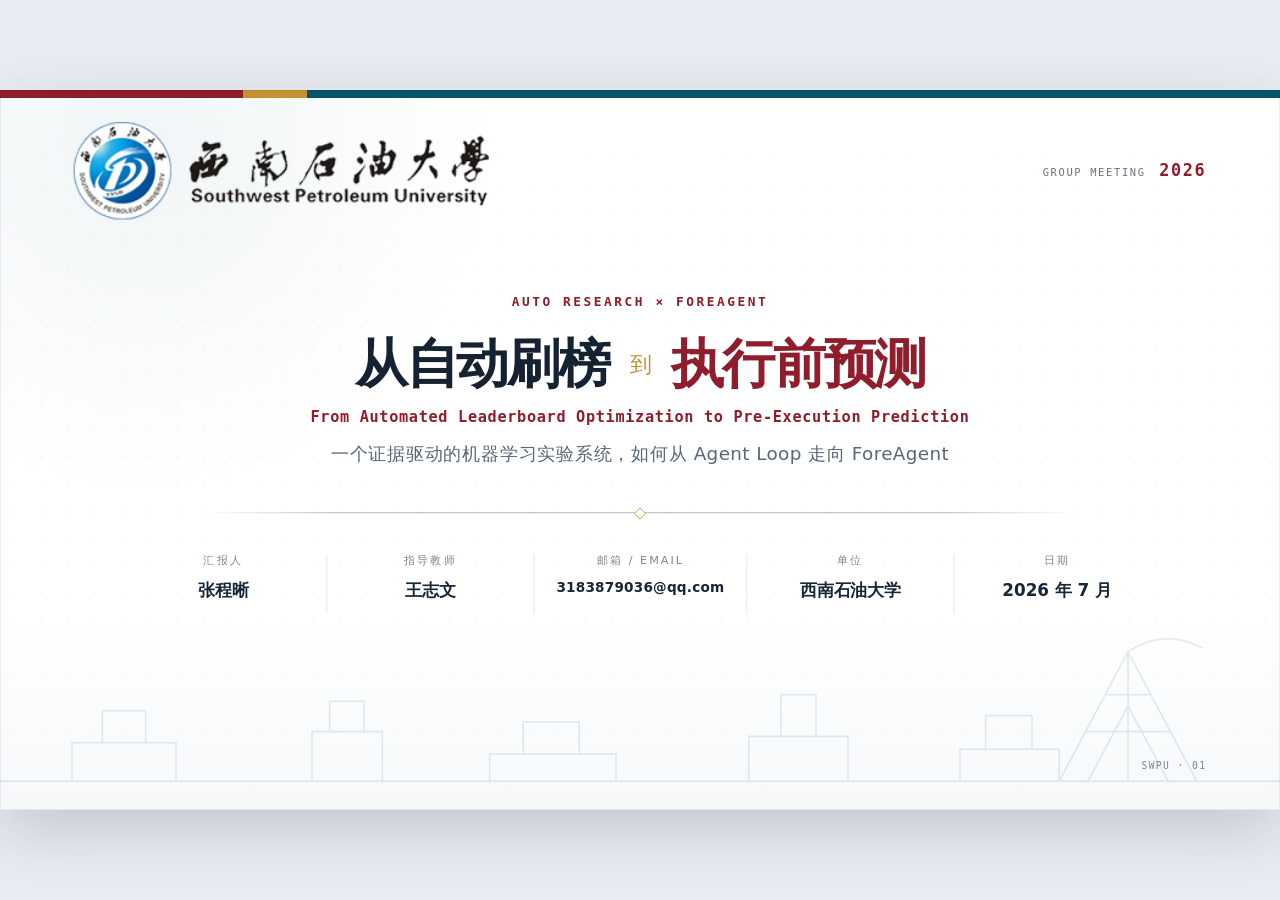
<file: web_presentation_white_figures_clean/index.html>
<!doctype html>
<html lang="zh-CN">
<head>
  <meta charset="utf-8">
  <meta name="viewport" content="width=device-width, initial-scale=1, viewport-fit=cover">
  <meta name="color-scheme" content="light">
  <title>Auto Research × ForeAgent｜组会汇报（白色版）</title>
  <link rel="stylesheet" href="style.css">
  <link rel="stylesheet" href="white-theme.css">
</head>
<body>
  <div class="deck-shell" id="deck-shell">
    <main class="deck" id="deck" aria-live="polite">

      <!-- 01 / INSTITUTION COVER -->
      <section class="slide institution-cover active" data-section="00 / TITLE" data-title="西南石油大学组会汇报" data-clean="true">
        <div class="institution-accent" aria-hidden="true"></div>
        <header class="institution-header">
          <div class="swpu-wordmark" aria-label="西南石油大学">
            <img class="swpu-official-logo" src="assets/swpu-official-logo.png" alt="西南石油大学官方校标">
          </div>
          <div class="institution-type mono"><span>GROUP MEETING</span><b>2026</b></div>
        </header>
        <div class="institution-title-block" data-audit-bound>
          <p class="institution-kicker mono">AUTO RESEARCH × FOREAGENT</p>
          <h1><span>从自动刷榜</span><em>到</em><span>执行前预测</span></h1>
          <p class="institution-title-en">From Automated Leaderboard Optimization to Pre-Execution Prediction</p>
          <p class="institution-subtitle">一个证据驱动的机器学习实验系统，如何从 Agent Loop 走向 ForeAgent</p>
        </div>
        <div class="institution-divider" aria-hidden="true"></div>
        <div class="institution-details" data-audit-bound>
          <div><span>汇报人</span><strong>张程晰</strong></div>
          <div><span>指导教师</span><strong>王志文</strong></div>
          <div class="institution-email"><span>邮箱 / EMAIL</span><strong>3183879036@qq.com</strong></div>
          <div><span>单位</span><strong>西南石油大学</strong></div>
          <div><span>日期</span><strong>2026 年 7 月</strong></div>
        </div>
        <svg class="institution-skyline" viewBox="0 0 1600 260" aria-hidden="true">
          <path d="M0 224H1600M90 224V176H220V224M128 176V136H182V176M390 224V162H478V224M412 162V124H455V162M612 224V190H770V224M654 190V150H724V190M936 224V168H1060V224M976 168V116H1020V168M1200 224V184H1324V224M1232 184V142H1290V184"/>
          <path d="M1324 224L1410 62L1496 224M1360 224L1410 130L1460 224M1410 62V224M1382 116H1438M1358 162H1462"/>
          <path d="M1410 62C1444 40 1474 42 1504 58" class="skyline-signal"/>
        </svg>
        <div class="institution-page mono">SWPU · 01</div>
      </section>

      <!-- 02 / STORY COVER -->
      <section class="slide slide-cover" data-section="00 / OPENING" data-title="从自动刷榜到执行前预测" data-clean="true">
        <div class="cover-grid" aria-hidden="true"></div>
        <div class="cover-signal signal-a"></div>
        <div class="cover-signal signal-b"></div>
        <div class="slide-body cover-body" data-audit-bound>
          <div class="cover-meta mono">AUTO RESEARCH · GROUP MEETING · 2026</div>
          <div class="cover-rule"></div>
          <h1 class="cover-title"><span>从自动刷榜</span><span class="cover-arrow">到</span><span class="accent-reasoning">执行前预测</span></h1>
          <p class="cover-subtitle">一个证据驱动的机器学习实验系统，如何从 Agent Loop 走向 ForeAgent</p>
          <p class="cover-presenter"><span>西南石油大学</span><i></i><strong>张程晰</strong></p>
          <div class="cover-path" aria-label="演讲主线">
            <span>长期运行</span><i></i><span>多 Agent 协作</span><i></i><span>真实执行</span><i></i><span>候选预筛选</span>
          </div>
        </div>
        <div class="cover-mark mono">AR / 01</div>
      </section>

      <!-- 03 / SCORE -->
      <section class="slide slide-score official-score-slide" data-section="01 / RESULT" data-title="公开榜单第二：先把结果立住">
        <div class="slide-body official-score-layout" data-audit-bound>
          <div class="score-story">
            <p class="eyebrow evidence-text">OFFICIAL LEADERBOARD · 2026-07-16</p>
            <div class="rank-lockup"><span class="hash">#</span><span class="rank">02</span></div>
            <h2>公开榜单第二名</h2>
            <p>团队 <b>swpu_1</b>，官方榜单分数 <b class="evidence-text">78.8561</b>。这一结果来自后续将要展开的可重复实验系统。</p>
          </div>
          <figure class="leaderboard-composition">
            <div class="leaderboard-window">
              <img src="assets/evidence/official-leaderboard-20260716.png" alt="2026 年 7 月 16 日官方榜单截图">
              <span class="rank-two-frame"></span>
            </div>
            <figcaption><span>官方截图保留赛事标题、榜单表头与前三名</span><b>第二名 · swpu_1 · 78.8561</b></figcaption>
          </figure>
        </div>
      </section>

      <!-- 04 / THESIS -->
      <section class="slide system-thesis-slide" data-section="01 / RESULT" data-title="好结果背后是一套可重复系统">
        <div class="slide-body system-thesis-layout" data-audit-bound>
          <p class="eyebrow">TODAY'S POINT</p>
          <h2>这个项目的主线，是从<span class="accent-observer">自动刷榜</span>走向<span class="accent-reasoning">执行前预测</span></h2>
          <div class="thesis-chain">
            <article><span>01</span><h3>自动刷榜</h3><p>先让 Agent 能持续训练、提交、抓分。</p></article>
            <i></i>
            <article><span>02</span><h3>可重复系统</h3><p>解决等待、唤醒、回报、状态所有权。</p></article>
            <i></i>
            <article><span>03</span><h3>策略搜索</h3><p>让实验不只是跑，而是有记忆地改进。</p></article>
            <i></i>
            <article><span>04</span><h3>执行前预测</h3><p>最后把论文引入：先筛候选，再花 GPU。</p></article>
          </div>
          <div class="thesis-bottom"><strong>重点不只是一个分数。</strong><span>核心问题是：Agent 系统如何稳定复现结果，以及为什么进一步引入 ForeAgent。</span></div>
        </div>
      </section>

      <!-- 05 / ORIGIN FLOW -->
      <section class="slide original-flow-slide" data-section="02 / FLOWCHART" data-title="从一个朴素需求开始">
        <div class="slide-body flow-slide-body">
          <div class="title-row" data-audit-bound>
            <div><p class="eyebrow">FLOW 01 · 起点</p><h2>从比赛需求，走到 <span class="accent-observer">Agent Loop</span></h2></div>
            <p class="title-note">三个起点汇入同一条实践路线。</p>
          </div>
          <div class="zoom-surface origin-surface" data-zoomable data-cameras='[{"x":0,"y":0,"scale":1,"label":"全局旅程"},{"x":520,"y":-35,"scale":1.25,"label":"三个起点与王老师 idea"},{"x":0,"y":35,"scale":1.32,"label":"标准化评测"},{"x":-460,"y":-75,"scale":1.35,"label":"手搓 Agent Loop"}]' data-audit-bound>
            <div class="diagram-world origin-world">
              <svg class="diagram-lines" viewBox="0 0 1440 560" aria-hidden="true">
                <defs><marker id="origin-arrow" markerWidth="10" markerHeight="10" refX="8" refY="5" orient="auto"><path d="M0 0L10 5L0 10Z" fill="#0369a1"/></marker></defs>
                <path d="M275 145 C350 145 365 260 440 260" class="line muted-line"/>
                <path d="M275 260 H440" class="line muted-line"/>
                <path d="M275 375 C350 375 365 260 440 260" class="line muted-line"/>
                <path d="M620 260 H700" class="line observer-line" marker-end="url(#origin-arrow)"/>
                <path d="M860 260 H930" class="line observer-line" marker-end="url(#origin-arrow)"/>
                <path d="M1090 260 H1150" class="line observer-line" marker-end="url(#origin-arrow)"/>
                <path d="M1230 315 V375" class="line observer-line" marker-end="url(#origin-arrow)"/>
                <path d="M1150 430 H1080" class="line observer-line" marker-end="url(#origin-arrow)"/>
              </svg>
              <div class="origin-cluster-label mono">PERSONAL START</div>
              <div class="diagram-node node-soft" style="left:70px;top:90px" data-focus="370,120,1.7"><small>起点 01</small><strong>基础不太好</strong></div>
              <div class="diagram-node node-soft" style="left:70px;top:205px" data-focus="370,20,1.7"><small>起点 02</small><strong>Kaggle-like 比赛</strong></div>
              <div class="diagram-node node-soft teacher-idea-node" style="left:70px;top:320px" data-focus="370,-80,1.7"><small>起点 03</small><strong>王老师的 idea</strong></div>
              <div class="diagram-node node-observer node-wide" style="left:440px;top:205px" data-focus="160,20,1.6"><small>明确目标 + 即时反馈</small><strong>自动训练 / 刷 Kaggle</strong></div>
              <div class="diagram-node node-observer" style="left:700px;top:205px"><small>Benchmark</small><strong>MLE-bench</strong></div>
              <div class="diagram-node node-failure" style="left:930px;top:205px"><small>现实约束</small><strong>大多闭源</strong></div>
              <div class="diagram-node node-reasoning" style="left:1150px;top:205px"><small>于是</small><strong>手搓实现</strong></div>
              <div class="diagram-node node-reasoning" style="left:1150px;top:375px"><small>Learning</small><strong>Claude Code</strong></div>
              <div class="diagram-node node-evidence final-node" style="left:860px;top:375px" data-focus="-330,-120,1.65"><small>真正的问题</small><strong>理解 Agent Loop</strong></div>
              <img class="origin-note origin-note-large" src="../materials/images/01_project_brief_stitched_key_messages.png" alt="拼接后的王老师 Autoresearch 与 deep research 分工核心讨论截图">
            </div>
            <div class="camera-badge mono"></div>
          </div>
        </div>
      </section>

      <!-- 06 / LOOP FLOW -->
      <section class="slide original-flow-slide loop-scroll-slide" data-section="02 / FLOWCHART" data-title="Loop：什么时候继续">
        <div class="slide-body flow-slide-body">
          <div class="title-row" data-audit-bound>
            <div><p class="eyebrow observer-text">FLOW 02 · Loop</p><h2>不要把长任务写死在等待上</h2></div>
          </div>
          <div class="zoom-surface svg-zoom-surface tall-flow-surface" data-zoomable data-min-scale="0.12" data-max-scale="3.6" data-cameras='[{"x":-170,"y":0,"scale":0.15,"label":"Loop 完整全图"},{"x":-170,"y":760,"scale":0.58,"label":"Loop 关键区域"}]' data-audit-bound>
            <div class="diagram-world svg-world tall-svg-world">
              <img src="assets/flows/02-loop.svg" alt="原始 Loop 流程图">
              <img class="loop-evidence-note" src="../materials/images/02_heartbeat_repeated_polling_upscaled_x2.png" alt="完整展示大量重复轮询记录的高清长截图">
              <img class="loop-evidence-note loop-evidence-note-secondary" src="assets/evidence/loop-markdown-screenshot.png" alt="Loop 相关 Markdown 语法截图">
            </div>
            <div class="camera-badge mono"></div>
          </div>
        </div>
      </section>

      <!-- 07 / SCHEDULER FLOW -->
      <section class="slide original-flow-slide" data-section="02 / FLOWCHART" data-title="调度器问题：ACTIVE 不等于已投递">
        <div class="slide-body flow-slide-body">
          <div class="title-row" data-audit-bound>
            <div><p class="eyebrow failure-text">FLOW 03 · Scheduler</p><h2>调度器是一条单独的可靠性边界</h2></div>
            <p class="title-note">这不是 Loop 的小 bug，<br>而是“记录层”和“执行层”的断裂。</p>
          </div>
          <div class="zoom-surface svg-zoom-surface scheduler-flow-surface" data-zoomable data-min-scale="0.2" data-max-scale="3.6" data-cameras='[{"x":-370,"y":0,"scale":0.3,"label":"调度器完整全图"}]' data-audit-bound>
            <div class="diagram-world svg-world scheduler-svg-world">
              <img src="assets/flows/03-scheduler.svg" alt="原始调度器流程图">
            </div>
            <figure class="floating-evidence floating-evidence-scheduler">
              <span class="evidence-pin mono">EVIDENCE 02</span>
              <div class="floating-evidence-copy"><strong>ACTIVE ≠ 已投递</strong><span>原生 automation 也可能没有真正唤醒任务。</span></div>
              <div class="floating-evidence-image"><img src="../materials/images/04_automation_scheduler_failure.png" alt="automation 调度失败截图"></div>
            </figure>
            <div class="camera-badge mono"></div>
          </div>
        </div>
      </section>

      <!-- 08 / ARCHITECTURE -->
      <section class="slide original-flow-slide" data-section="03 / AGENT ARCHITECTURE" data-title="单 Agent、Subagent，还是 Agent Team">
        <div class="slide-body flow-slide-body">
          <div class="title-row" data-audit-bound>
            <div><p class="eyebrow reasoning-text">FLOW 04 · Agent 架构</p><h2>Agent 数量不是目标，生命周期所有权才是</h2></div>
            <p class="title-note">同一张图里比较单 Agent、<br>Subagent 和 Agent Team。</p>
          </div>
          <div class="zoom-surface svg-zoom-surface wide-svg" data-zoomable data-cameras='[{"x":0,"y":0,"scale":1,"label":"三种架构全图"},{"x":430,"y":0,"scale":1.45,"label":"Agent Team 关键区域"}]' data-audit-bound>
            <div class="diagram-world svg-world architecture-svg-world">
              <img src="assets/flows/04-architecture.svg" alt="原始 Agent 架构流程图">
            </div>
            <div class="camera-badge mono"></div>
          </div>
        </div>
      </section>

      <!-- 09 / LIFECYCLE -->
      <section class="slide original-flow-slide" data-section="03 / AGENT ARCHITECTURE" data-title="理想 Agent Team 的长期生命周期">
        <div class="slide-body flow-slide-body">
          <div class="title-row" data-audit-bound>
            <div><p class="eyebrow reasoning-text">FLOW 05 · Persistent Lifecycle</p><h2>持久状态保存事实，但不会自己行动</h2></div>
            <p class="title-note">看板、后台 worker、idle 和死亡边界<br>要放在同一个生命周期里理解。</p>
          </div>
          <div class="zoom-surface svg-zoom-surface" data-zoomable data-max-scale="4.2" data-cameras='[{"x":0,"y":0,"scale":1,"label":"生命周期全图"},{"x":0,"y":500,"scale":3,"label":"生命周期关键区域"}]' data-audit-bound>
            <div class="diagram-world svg-world"><img src="assets/flows/05-lifecycle.svg" alt="原始持久生命周期流程图"></div>
            <div class="camera-badge mono"></div>
          </div>
        </div>
      </section>

      <!-- 10 / AIDE NATIVE LOOP -->
      <section class="slide original-flow-slide" data-section="04 / SEARCH LOOP" data-title="AIDE：原生实验闭环">
        <div class="slide-body flow-slide-body">
          <div class="title-row" data-audit-bound>
            <div><p class="eyebrow evidence-text">FLOW 06 · NATIVE AIDE</p><h2>先把原生 AIDE 的闭环讲清楚</h2></div>
            <p class="title-note">Draft、Debug、Improve<br>都直接走真实执行，再写回 Journal。</p>
          </div>
          <div class="zoom-surface aide-surface" data-zoomable data-cameras='[{"x":0,"y":0,"scale":1,"label":"AIDE 全图"}]' data-audit-bound>
            <div class="diagram-world aide-world" data-aide-graph="native">
              <svg class="aide-arrows" viewBox="0 0 1440 570" aria-hidden="true">
                <defs><marker id="aide-arrow" markerWidth="10" markerHeight="10" refX="8" refY="5" orient="auto"><path d="M0 0L10 5L0 10Z" fill="currentColor"/></marker></defs>
                <path class="aide-native-line" d="M360 280 H410" marker-end="url(#aide-arrow)"/>
                <path class="aide-native-line" d="M580 280 C600 280 600 118 620 118" marker-end="url(#aide-arrow)"/>
                <path class="aide-native-line" d="M780 180 C860 210 1040 205 1170 265" marker-end="url(#aide-arrow)"/>
                <path class="aide-native-line" d="M954 180 C1030 190 1100 225 1170 265" marker-end="url(#aide-arrow)"/>
                <path class="aide-native-line" d="M1128 180 C1148 200 1160 230 1170 265" marker-end="url(#aide-arrow)"/>
                <path class="aide-native-line" d="M1280 340 V455 H210 V365" marker-end="url(#aide-arrow)"/>
              </svg>
              <div class="journal-core">
                <span>AIDE JOURNAL</span><strong>经验 · 结果 · 当前最优解</strong><i>先记录事实，再决定下一步</i>
              </div>
              <div class="aide-decision diagram-node node-observer">
                <small>NEXT STEP</small><strong>还有实验步数？</strong><span>Journal 驱动判断</span>
              </div>
              <div class="action-triad">
                <article class="action draft"><small>01 / PROPOSE</small><b>Draft</b><span>提出初始方案</span><em>→ 真实执行</em></article>
                <article class="action debug"><small>02 / REPAIR</small><b>Debug</b><span>修复失败与实现问题</span><em>→ 真实执行</em></article>
                <article class="action improve"><small>03 / SEARCH</small><b>Improve</b><span>改进已有可运行方案</span><em>→ 真实执行</em></article>
              </div>
              <div class="execute-node">
                <span class="gpu-icon">GPU</span><strong>真实执行<br>训练 / 验证</strong><small>每次都生成可核验反馈</small>
              </div>
              <div class="feedback-route"><span>读取指标、错误与真实反馈</span><b>写回 Journal</b></div>
              <div class="aide-loop-label mono">NATIVE AIDE · NO PREDICTOR IN THIS LOOP</div>
            </div>
            <div class="camera-badge mono"></div>
          </div>
        </div>
      </section>

      <!-- 11 / AIDE WHITEBOARD -->
      <section class="slide whiteboard-slide" data-section="04 / SEARCH LOOP" data-title="AIDE：现场推演白板" data-whiteboard>
        <div class="slide-body whiteboard-layout">
          <div class="title-row" data-audit-bound>
            <div><p class="eyebrow evidence-text">LIVE WHITEBOARD · NATIVE AIDE</p><h2>把这个循环放到白板上现场推演</h2></div>
          </div>
          <div class="whiteboard-surface" data-audit-bound>
            <span class="whiteboard-corner whiteboard-corner-top">AIDE LOOP · WORKSPACE</span>
            <span class="whiteboard-hint">从 Journal、动作选择和真实执行开始画</span>
            <span class="whiteboard-corner whiteboard-corner-bottom">LIVE REASONING</span>
          </div>
        </div>
      </section>

      <!-- 12 / LOOP PSEUDOCODE -->
      <section class="slide loop-code-slide" data-section="04 / SEARCH LOOP" data-title="AIDE：Draft 与 Improve 循环伪代码">
        <div class="slide-body loop-code-layout" data-audit-bound>
          <div class="title-row">
            <div><p class="eyebrow reasoning-text">PSEUDOCODE · SEARCH LOOP</p><h2>先生成多个 Draft，再持续接受更优解</h2></div>
            <p class="title-note">Draft 与 Improve 共享同一状态更新逻辑。</p>
          </div>
          <div class="loop-code-stage">
            <div class="code-window-head"><span></span><span></span><span></span><b>search_loop.py</b></div>
            <pre><code><span class="code-name">draft</span> = <span class="code-number">5</span>
<span class="code-name">gen</span> = <span class="code-call">build_gen</span>()
<span class="code-name">start</span>=<span class="code-null">NULL</span>

<span class="code-keyword">for</span> i <span class="code-keyword">in</span> <span class="code-call">range</span>(draft):
    start=<span class="code-call">max</span>(start,<span class="code-call">step</span>(gen))
    
<span class="code-keyword">while</span>(<span class="code-number">1</span>):
    temp=<span class="code-call">step</span>(start)
    <span class="code-keyword">if</span> temp&gt;start:
        start=temp</code></pre>
            <div class="code-reading"><span>01 · Draft × 5</span><i>→</i><span>02 · 选择当前最优</span><i>→</i><span>03 · Improve 直到不再提升</span></div>
          </div>
        </div>
      </section>

      <!-- 11 / SEARCH CONTRADICTION -->
      <section class="slide search-question-slide" data-section="04 / SEARCH LOOP" data-title="策略搜索的真正矛盾">
        <div class="slide-body search-question-layout" data-audit-bound>
          <p class="eyebrow uncertain-text">THE CONTRADICTION</p>
          <h2>搜索结果可以很快产生，<br>但真实改进很慢。</h2>
          <div class="search-equation">
            <article><span>LLM</span><strong>很多候选</strong><p>秒级生成多个 Improve 方案</p></article>
            <i>+</i>
            <article><span>GPU</span><strong>少量执行</strong><p>每次真实验证可能是分钟到小时</p></article>
            <i>=</i>
            <article class="problem"><span>问题</span><strong>跑哪一个？</strong><p>搜索本身不是最慢的，慢的是把搜索结果变成证据。</p></article>
          </div>
          <div class="paper-bridge"><span>因此论文的问题不是“怎么生成更多想法”</span><b>而是：能不能在执行前预测哪个想法更值得跑？</b></div>
        </div>
      </section>

      <!-- 12 / FOREAGENT INCREMENT -->
      <section class="slide original-flow-slide" data-section="04 / SEARCH LOOP" data-title="ForeAgent：从 Improve 长出的增量分支">
        <div class="slide-body flow-slide-body">
          <div class="title-row" data-audit-bound>
            <div><p class="eyebrow reasoning-text">INCREMENT ON NATIVE AIDE</p><h2>ForeAgent 只从 <span class="accent-reasoning">Improve</span> 长出一条新分支</h2></div>
            <p class="title-note">原架构仍然保留；<br>黄色分支先预测，再回到真实执行。</p>
          </div>
          <div class="zoom-surface aide-surface foreagent-surface" data-zoomable data-foreagent data-cameras='[{"x":0,"y":0,"scale":1,"label":"原生 AIDE + 增量分支全图"},{"x":55,"y":30,"scale":1.22,"label":"ForeAgent 增量分支"}]' data-audit-bound>
            <div class="diagram-world aide-world foreagent-world" data-aide-graph="foreagent">
              <svg class="aide-arrows" viewBox="0 0 1440 570" aria-hidden="true">
                <defs><marker id="foreagent-arrow" markerWidth="10" markerHeight="10" refX="8" refY="5" orient="auto"><path d="M0 0L10 5L0 10Z" fill="currentColor"/></marker></defs>
                <path class="aide-native-line" d="M360 280 H410" marker-end="url(#foreagent-arrow)"/>
                <path class="aide-native-line" d="M580 280 C600 280 600 118 620 118" marker-end="url(#foreagent-arrow)"/>
                <path class="aide-native-line" d="M780 180 C860 210 1040 205 1170 265" marker-end="url(#foreagent-arrow)"/>
                <path class="aide-native-line" d="M954 180 C1030 190 1100 225 1170 265" marker-end="url(#foreagent-arrow)"/>
                <path class="aide-native-line" d="M1128 180 C1148 200 1160 230 1170 265" marker-end="url(#foreagent-arrow)"/>
                <path class="aide-native-line" d="M1280 340 V455 H210 V365" marker-end="url(#foreagent-arrow)"/>
                <path class="fore-branch" d="M1048 180 C1048 222 965 222 965 265" marker-end="url(#foreagent-arrow)"/>
                <path class="fore-branch" d="M1100 325 H1140 C1155 325 1160 300 1170 280" marker-end="url(#foreagent-arrow)"/>
              </svg>
              <div class="journal-core">
                <span>AIDE JOURNAL</span><strong>经验 · 结果 · 当前最优解</strong><i>原生事实链保持不变</i>
              </div>
              <div class="aide-decision diagram-node node-observer">
                <small>NEXT STEP</small><strong>还有实验步数？</strong><span>Journal 驱动判断</span>
              </div>
              <div class="action-triad">
                <article class="action draft"><small>01 / PROPOSE</small><b>Draft</b><span>提出初始方案</span><em>→ 真实执行</em></article>
                <article class="action debug"><small>02 / REPAIR</small><b>Debug</b><span>修复失败与实现问题</span><em>→ 真实执行</em></article>
                <article class="action improve active-action"><small>03 / SEARCH</small><b>Improve</b><span>改进已有可运行方案</span><em>→ 原生执行 + 新分支</em></article>
              </div>
              <div class="foreagent-node">
                <span>FOREAGENT</span><strong>Predict-then-Verify</strong><small>候选偏好预测 · 预算筛选</small>
              </div>
              <div class="execute-node">
                <span class="gpu-icon">GPU</span><strong>真实执行<br>训练 / 验证</strong><small>最终裁判仍是真实反馈</small>
              </div>
              <div class="feedback-route"><span>读取指标、错误与真实反馈</span><b>写回 Journal</b></div>
              <div class="aide-loop-label mono">NATIVE AIDE + FOREAGENT INCREMENT</div>
            </div>
            <div class="camera-badge mono"></div>
          </div>
        </div>
      </section>

      <!-- 15 / ACL IDEA SOURCE -->
      <section class="slide acl-source-slide" data-section="04 / SEARCH LOOP" data-title="这个思路受到近期 ACL 2026 主会论文的启发">
        <div class="slide-body acl-source-layout" data-audit-bound>
          <div class="title-row">
            <div><p class="eyebrow reasoning-text">IDEA SOURCE / ACL 2026</p><h2>这个思路受到近期 <span class="accent-reasoning">ACL 2026 主会论文</span>的启发</h2></div>
            <p class="title-note">Can We Predict Before Executing<br>Machine Learning Agents?</p>
          </div>
          <figure class="acl-source-shot"><img src="assets/evidence/foreagent-acl-publication.png" alt="ForeAgent 论文被 ACL 2026 主会长文收录的查询截图"></figure>
        </div>
      </section>

      <!-- 16 / FOREAGENT LOOP PSEUDOCODE -->
      <section class="slide loop-code-slide improved-loop-code-slide" data-section="04 / SEARCH LOOP" data-title="ForeAgent：候选生成与模型选择伪代码">
        <div class="slide-body loop-code-layout" data-audit-bound>
          <div class="title-row">
            <div><p class="eyebrow uncertain-text">IMPROVED PSEUDOCODE · FOREAGENT</p><h2>Improve 不再只生成一个方案</h2></div>
            <p class="title-note">一次展开 10 个候选，<br>再让模型选择最值得执行的一个。</p>
          </div>
          <div class="loop-code-stage improved-code-stage">
            <div class="code-window-head"><span></span><span></span><span></span><b>foreagent_search_loop.py</b></div>
            <pre><code><span class="code-name">draft</span> = <span class="code-number">5</span>
<span class="code-name">gen</span> = <span class="code-call">build_gen</span>()
<span class="code-name">start</span>=<span class="code-null">NULL</span>

<span class="code-keyword">for</span> i <span class="code-keyword">in</span> <span class="code-call">range</span>(draft):
    start=<span class="code-call">max</span>(start,<span class="code-call">step</span>(gen))
    
<span class="code-keyword">while</span>(<span class="code-number">1</span>):
<mark class="code-improvement"><b>NEW</b><span>先生成 <strong>10</strong> 个方案 <i>step(start)</i>，然后让模型自己选一个最好的</span></mark>
    <span class="code-keyword">if</span> temp&gt;start:
        start=temp</code></pre>
            <div class="code-reading improved-reading"><span>Generate × 10</span><i>→</i><span class="model-choice">模型预选 Top-1</span><i>→</i><span>真实执行验证</span></div>
          </div>
        </div>
      </section>

      <!-- 13 / TOURNAMENT GENERATE -->
      <section class="slide" data-section="04 / SEARCH LOOP" data-title="第一步：一次生成 m=10 个候选">
        <div class="slide-body tournament-generation-layout" data-audit-bound>
          <div class="title-row" data-audit-bound>
            <div><p class="eyebrow reasoning-text">FLOW 07A · GENERATE</p><h2>第一步：一次生成 <span class="accent-reasoning">m = 10</span> 个候选</h2></div>
            <p class="title-note">并行生成十个候选方案，暂不执行真实训练。</p>
          </div>
          <div class="generation-stage">
            <div class="evidence-input-panel"><span class="mono">INPUT EVIDENCE</span><strong>任务描述 + 可信数据报告</strong><p>当前代码、历史结果与可执行约束，作为十个方案共同的上下文。</p></div>
            <div class="generation-arrow">→</div>
            <div class="candidate-cloud large-candidate-cloud"><div class="candidate-cloud-head"><span class="mono">GENERATE</span><b>10 个并行 Improve 方案</b></div><div class="candidate-dots"><i>01</i><i>02</i><i>03</i><i>04</i><i>05</i><i>06</i><i>07</i><i>08</i><i>09</i><i>10</i></div></div>
          </div>
          <div class="generation-foot"><span>每个候选都是一个可执行改进意图</span><b>随后进入 Pairwise World Model 比较</b></div>
        </div>
      </section>

      <!-- 14 / TOURNAMENT PAIRWISE -->
      <template id="hidden-pairwise-ranking-slide">
      <section class="slide" data-section="04 / SEARCH LOOP" data-title="第二步：Pairwise World Model 形成排序">
        <div class="slide-body tournament-pairwise-layout" data-audit-bound>
          <div class="title-row" data-audit-bound>
            <div><p class="eyebrow reasoning-text">FLOW 07B · PAIRWISE WORLD MODEL</p><h2>第二步：比较置信度，记录每一轮淘汰</h2></div>
            <div class="parameter-strip mono"><span>confidence = <b>0.7</b></span><span>保留低置信度双方</span></div>
          </div>
          <div class="pairwise-board">
            <div class="pairwise-evidence"><span class="mono">WORLD MODEL INPUT</span><strong>方案 × 当前任务证据</strong><p>不直接声称谁是真正赢家，只预测局部偏好。</p></div>
            <div class="match-stack">
              <div class="match match-high"><span>A</span><b>0.82</b><span class="loser">B</span><small>高置信度 · A 晋级 · 淘汰轮次 R1</small></div>
              <div class="match match-low"><span>C</span><b>0.61</b><span>D</span><small>低于 0.7 · C / D 双方保留 · 进入下一轮</small></div>
              <div class="match match-high"><span>E</span><b>0.76</b><span class="loser">F</span><small>高置信度 · E 晋级 · 淘汰轮次 R2</small></div>
            </div>
            <div class="ranking-board"><span class="mono">RANKING JOURNAL</span><ol><li><b>01</b><strong>A</strong><small>R1 胜出</small></li><li><b>02</b><strong>E</strong><small>R2 胜出</small></li><li><b>03</b><strong>C / D</strong><small>保留待比</small></li></ol><p>每场比较都留下排序证据，而不是只保留一个黑箱分数。</p></div>
          </div>
          <div class="pairwise-foot"><span>高置信度：胜者晋级</span><i></i><span>低置信度：双方保留</span><i></i><b>最终得到可追溯排序</b></div>
        </div>
      </section>
      </template>

      <!-- 15 / LIVE PAIRWISE WHITEBOARD -->
      <section class="slide whiteboard-slide sorting-whiteboard-slide" data-section="04 / SEARCH LOOP" data-title="现场手推 Pairwise 排序" data-whiteboard>
        <div class="slide-body whiteboard-layout">
          <div class="title-row" data-audit-bound>
            <div><p class="eyebrow reasoning-text">LIVE WHITEBOARD · PAIRWISE SORTING</p><h2>现场手推：从多个候选里得到 <span class="accent-reasoning">Top-1</span></h2></div>
          </div>
          <div class="whiteboard-surface sorting-whiteboard-surface" data-audit-bound>
            <span class="whiteboard-corner whiteboard-corner-top">PAIRWISE RANKING · 5 个样例 · c = 0.7</span>
            <div class="sorting-seeds" aria-label="五个候选排序样例"><span>01</span><span>02</span><span>03</span><span>04</span><span>05</span></div>
            <span class="whiteboard-hint">从候选配对开始：高置信胜者晋级，低置信双方保留</span>
            <span class="whiteboard-corner whiteboard-corner-bottom">目标：手推得到可追溯的 Top-1</span>
          </div>
        </div>
      </section>

      <!-- 18 / TOURNAMENT VERIFY -->
      <section class="slide" data-section="04 / SEARCH LOOP" data-title="第三步：只跑 Top-1 并写回 Journal">
        <div class="slide-body tournament-verify-layout" data-audit-bound>
          <div class="title-row" data-audit-bound>
            <div><p class="eyebrow evidence-text">FLOW 07C · VERIFY</p><h2>第三步：从排序里选 <span class="accent-evidence">Top-1</span>，只跑一次真实验证</h2></div>
            <div class="parameter-strip mono"><span>m = <b>10</b></span><span>k = <b>1</b></span><span>裁判 = <b>真实训练 / 验证</b></span></div>
          </div>
          <div class="verify-pipeline">
            <article class="verify-card ranking-output"><span class="mono">RANKING OUTPUT</span><strong>Top-1</strong><p>从预测排序中选择最值得执行的一个方案。</p></article>
            <i>→</i>
            <article class="verify-card real-run large"><span class="mono">VERIFY</span><strong>真实训练 / 验证</strong><p>GPU 产生真正的指标、错误和运行轨迹。</p></article>
            <i>→</i>
            <article class="verify-card journal-output"><span class="mono">WRITE BACK</span><strong>AIDE Journal</strong><p>真实反馈写回，成为下一轮判断的证据。</p></article>
          </div>
          <div class="verify-boundary"><span class="mono">BOUNDARY</span><b>ForeAgent 只减少盲目执行；它不替代真实 evaluator。</b></div>
        </div>
      </section>

      <template id="legacy-paper-evidence-pages">
      <!-- 16 / EXECUTION BOTTLENECK OVERVIEW -->
      <section class="slide execution-overview-slide" data-section="05 / PAPER EVIDENCE" data-title="执行前预测：数小时执行与数秒推理">
        <figure class="execution-overview-figure" data-audit-bound>
          <img src="assets/paper/top-zh-CN.png" alt="传统机器学习智能体与执行前预测的中文对比图">
        </figure>
      </section>

      <!-- 17 / PAPER EVIDENCE AUDIT -->
      <section class="slide paper-audit-slide" data-section="05 / PAPER AUDIT" data-title="算法已经讲完；现在审计它是否值得相信">
        <div class="slide-body paper-audit-layout" data-audit-bound>
          <div class="title-row audit-title-row">
            <div><p class="eyebrow reasoning-text">FOREAGENT / EVIDENCE AUDIT</p><h2>算法已经讲完；现在审计它是否值得相信</h2></div>
            <p class="title-note">Can We Predict Before Executing ML Agents?<br><span class="mono">2601.05930v2</span></p>
          </div>
          <figure class="paper-diagram-frame audit-map-frame"><img src="assets/flows/07-paper-audit-map.svg" alt="ForeAgent 论文证据审计总图：信号、边界与系统收益"></figure>
          <div class="audit-bridge"><span class="mono">WHAT → WHY THIS WAY</span><strong>先确认信号，再划定边界，最后检查系统收益。</strong></div>
        </div>
      </section>

      <!-- 18 / PREFERENCE EVIDENCE CHAIN -->
      <section class="slide" data-section="05 / PAPER EVIDENCE" data-title="预测能力不是靠自评，而是由真实执行轨迹标注">
        <div class="slide-body paper-evidence-layout" data-audit-bound>
          <div class="title-row">
            <div><p class="eyebrow evidence-text">PROVENANCE BEFORE PREDICTION</p><h2>预测能力不是靠自评，<br>而是由<span class="accent-evidence">真实执行轨迹</span>标注</h2></div>
            <p class="title-note">AIDE + AutoMind<br>MLE-bench 真实轨迹</p>
          </div>
          <figure class="paper-diagram-frame evidence-chain-frame"><img src="assets/flows/08-preference-evidence-chain.svg" alt="从二十六个任务到一万八千四百三十八个真实标签方案对的证据链"></figure>
        </div>
      </section>

      <!-- 19 / INPUT SEMANTICS -->
      <section class="slide" data-section="05 / PAPER EVIDENCE" data-title="它判断的是方案与数据是否匹配">
        <div class="slide-body ablation-layout" data-audit-bound>
          <div class="title-row"><div><p class="eyebrow reasoning-text">WHAT THE WORLD MODEL ACTUALLY SEES</p><h2>它不是在看哪段代码更高级，<br>而是在判断<span class="accent-evidence">方案与数据是否匹配</span></h2></div><p class="title-note">同一模型，不同输入形态。<br>更多 token ≠ 更可靠判断。</p></div>
          <div class="ablation-steps">
            <div class="ablation-step"><span>CODE ONLY</span><b>56.7%</b><i style="--h:42%"></i><small>只看完整代码</small></div>
            <div class="ablation-step"><span>RAW DATA</span><b>57.1%</b><i style="--h:45%"></i><small>原始数据几乎无增益</small></div>
            <div class="ablation-step"><span>STATISTICS</span><b>59.0%</b><i style="--h:61%"></i><small>真实数值统计</small></div>
            <div class="ablation-step best"><span>LANGUAGE REPORT</span><b>61.3%</b><i style="--h:82%"></i><small>任务对齐的语言报告</small></div>
            <div class="ablation-step mismatch"><span>MISMATCHED</span><b>56.8%</b><i style="--h:43%"></i><small>上下文错配，能力回落</small></div>
          </div>
          <div class="semantic-chain"><span class="evidence-text">可信 evaluator 产生事实</span><i>→</i><span>任务语义压缩</span><i>→</i><span class="reasoning-text">LLM 消费事实并推理</span></div>
        </div>
      </section>

      <!-- 20 / SIGNAL EXISTS -->
      <section class="slide" data-section="05 / PAPER EVIDENCE" data-title="61.5% 不是裁判准确率，而是低成本排序信号">
        <div class="slide-body accuracy-layout" data-audit-bound>
          <div class="title-row"><div><p class="eyebrow">CLAIM 01 / THE SIGNAL EXISTS</p><h2>61.5% 不是裁判准确率，<br>而是<span class="accent-reasoning">低成本排序信号</span></h2></div><div class="not-score">61.5%<span>PAIRWISE · NOT LEADERBOARD</span></div></div>
          <div class="bar-chart" role="img" aria-label="随机、复杂度启发式、GPT-5.1 与 DeepSeek-V3.2-Thinking 的偏好准确率比较">
            <div class="chart-grid"><i style="left:0%"></i><i style="left:25%"></i><i style="left:50%"></i><i style="left:75%"></i><i style="left:100%"></i></div>
            <div class="bar-row baseline"><span>随机</span><div><b style="width:0%"></b><em>50.0%</em></div></div>
            <div class="bar-row heuristic"><span>复杂度启发式</span><div><b style="width:5.3%"></b><em>50.8%</em></div></div>
            <div class="bar-row gpt"><span>GPT-5.1</span><div><b style="width:58.7%"></b><em>58.8%</em></div></div>
            <div class="bar-row deepseek"><span>DeepSeek-V3.2-Thinking</span><div><b style="width:76.7%"></b><em>61.5%</em></div></div>
            <div class="chart-scale mono"><span>50% · CHANCE</span><span>65%</span></div>
          </div>
          <div class="signal-verdict"><span><b>高于随机 11.5 pp</b> · 信号存在</span><i></i><strong>适合：低成本候选过滤</strong><i></i><span class="failure-text">远不足以替代真实执行</span></div>
        </div>
      </section>

      <!-- 21 / LOCAL COMPARISON BOUNDARY -->
      <section class="slide" data-section="05 / PAPER EVIDENCE" data-title="它适合 Pairwise，不适合一次排完整个榜">
        <div class="slide-body boundary-layout" data-audit-bound>
          <div class="title-row"><div><p class="eyebrow uncertain-text">CLAIM 02 / LOCAL, NOT GLOBAL</p><h2>它适合 Pairwise，<span class="uncertain-text">不适合一次排完整个榜</span></h2></div><p class="title-note">六成说明信号存在，<br>边界决定它能拥有多大权力。</p></div>
          <div class="boundary-panels">
            <article class="thinking-panel"><span class="panel-index mono">01 / REASONING</span><h3>主动推理优于直接回答</h3><div class="compare-numbers"><div><b>61.3%</b><small>Thinking</small></div><i>vs</i><div><b>55.9%</b><small>Direct</small></div></div><p>不能凭第一印象选择“看起来更高级”的代码。</p></article>
            <article class="ranking-panel"><span class="panel-index mono">02 / SCALE</span><h3>方案一多，全局排序迅速失真</h3><div class="rank-fall"><span><b>N=2 · A@1</b><em>61.3%</em></span><i></i><span><b>N=5 · A@1</b><em>31.1%</em></span></div><div class="rho">N=5 · Spearman ρ ≈ <b>0.22–0.23</b></div></article>
            <article class="confidence-panel"><span class="panel-index mono">03 / GUARDRAIL</span><h3>所以只做保守的局部淘汰</h3><div class="guardrails"><div><span>c ≥ 0.7</span><b>高置信度才晋级 / 淘汰</b></div><div><span>c &lt; 0.7</span><b>双方都保留</b></div></div><p>World Model 是局部比较器，不是全局规划器。</p></article>
          </div>
        </div>
      </section>

      <!-- 22 / VALIDATION GAP -->
      <section class="slide" data-section="05 / PAPER EVIDENCE" data-title="真实执行更强，但 validation 仍不等于测试集真理">
        <div class="slide-body validation-layout" data-audit-bound>
          <div><p class="eyebrow">CLAIM 02 / TWO NOISY SIGNALS</p><h2>真实执行更强，<br>但 validation 仍不等于<span class="accent-evidence">测试集真理</span></h2><p class="lead-copy">系统面对的不是“预测或执行”二选一，而是两个成本不同、强度不同的有噪声信号。</p></div>
          <div class="signal-ladder">
            <div class="signal-step"><span class="mono">CHANCE</span><b>50.0%</b><small>零成本基线</small></div>
            <i></i>
            <div class="signal-step reasoning-step"><span class="mono">LLM</span><b>61.5%</b><small>秒级 · 成对预判</small></div>
            <i></i>
            <div class="signal-step evidence-step"><span class="mono">VALIDATION</span><b>72.2%</b><small>小时级 · 预测 test winner</small></div>
            <i class="gap"></i>
            <div class="test-truth"><span>TEST</span><b>最终边界</b></div>
          </div>
          <div class="validation-conclusion"><strong>便宜信号负责筛选，真实执行负责锚定</strong><span>72.2% 也只是 validation 预测 test 相对优劣的成对准确率。</span></div>
        </div>
      </section>

      <!-- 23 / EVIDENCE-DERIVED DESIGN -->
      <section class="slide" data-section="05 / PAPER EVIDENCE" data-title="所以方法只能是 Predict-then-Verify">
        <div class="slide-body evidence-design-layout" data-audit-bound>
          <div class="title-row"><div><p class="eyebrow reasoning-text">EVIDENCE → CONTROL STRATEGY</p><h2>所以方法只能是 <span class="accent-reasoning">Predict-then-Verify</span></h2></div><p class="title-note">不是先画架构再找理由，<br>而是让实验边界决定控制策略。</p></div>
          <div class="design-proof-table">
            <div class="design-proof-head"><span>论文证据</span><span></span><span>强制约束</span><span></span><span>系统设计</span></div>
            <div class="design-proof-row"><div><b>61.5% vs 50.0%</b><span>信号存在，但远非裁判</span></div><i>→</i><strong>只能缩窄候选</strong><i>→</i><div class="design-output"><b>预测无最终否决权</b><span>Top-k 必须真实执行</span></div></div>
            <div class="design-proof-row"><div><b>N=5 · A@1 = 31.1%</b><span>全局排序快速退化</span></div><i>→</i><strong>只做局部比较</strong><i>→</i><div class="design-output"><b>Pairwise · c = 0.7</b><span>低置信度双方保留</span></div></div>
            <div class="design-proof-row"><div><b>Execute · up to 9h</b><span>昂贵，但提供真实事实</span></div><i>→</i><strong>预测扩大宽度</strong><i>→</i><div class="design-output"><b>m = 10 · k = 1</b><span>真实结果写回 Journal</span></div></div>
          </div>
          <div class="design-contract"><span class="reasoning-text">PREDICT 扩大搜索宽度</span><i>→</i><span class="evidence-text">VERIFY 产生真实锚点</span><i>→</i><span>JOURNAL 保存下一轮证据</span></div>
        </div>
      </section>

      <!-- 24 / SYSTEM VALUE CHAIN -->
      <section class="slide slide-results" data-section="05 / PAPER EVIDENCE" data-title="价值链不是省一次训练，而是把预算换成更宽探索">
        <div class="slide-body results-layout" data-audit-bound>
          <div class="title-row"><div><p class="eyebrow evidence-text">CLAIM 03 / AGENT-LEVEL VALUE</p><h2>价值链不是省一次训练，<br>而是把预算换成<span class="accent-reasoning">更宽探索</span></h2></div><p class="title-note">5 tasks · 3 runs/task · 12h</p></div>
          <div class="result-triptych">
            <article><span class="result-index mono">01 / BREADTH</span><strong>3.2×</strong><h3>平均探索节点数</h3><p>相同时间预算，看过更多方案</p><div class="mini-visual nodes"><i></i><i></i><i></i><i></i><i></i><i></i></div></article>
            <article><span class="result-index mono">02 / TIME</span><strong>6×</strong><h3>更早达到峰值</h3><p>平均收敛时间加速</p><div class="mini-visual speed"><i></i><i></i></div></article>
            <article><span class="result-index mono">03 / OUTCOME</span><strong>+4.4<span>pp</span></strong><h3>Beat Ratio</h3><p>绝对提升 4.4 个百分点 · 相对约 +6.3%</p><div class="mini-visual beat"><i></i><b></b></div></article>
          </div>
          <div class="causal-chain"><span>减少低价值执行</span><i>→</i><span>相同时间探索更多节点</span><i>→</i><span>更早达到峰值</span><i>→</i><span class="evidence-text">Beat Ratio 提升</span></div>
        </div>
      </section>

      <!-- 25 / EXTERNAL VALIDITY -->
      <section class="slide" data-section="05 / PAPER EVIDENCE" data-title="结果有价值，但证据覆盖仍然有限">
        <div class="slide-body external-validity-layout" data-audit-bound>
          <div class="title-row"><div><p class="eyebrow failure-text">EXTERNAL VALIDITY</p><h2>结果有价值，<br>但<span class="failure-text">证据覆盖仍然有限</span></h2></div><p class="title-note">主动划清外推边界，<br>避免把过滤器讲成通用世界模型。</p></div>
          <div class="validity-grid">
            <div class="scope-figure">
              <span class="mono">AGENT-LEVEL EVALUATION</span>
              <div class="scope-number"><strong>5</strong><div><b>AI4Science tasks</b><small>3 seen · 2 unseen</small></div></div>
              <div class="scope-task-dots" aria-label="三个已见任务与两个未见任务"><i></i><i></i><i></i><i class="unseen"></i><i class="unseen"></i></div>
              <div class="scope-meta"><div><b>3×</b><span>runs / task</span></div><div><b>12h</b><span>time budget</span></div></div>
            </div>
            <div class="limit-list">
              <article><span class="mono">01</span><div><h3>难例仍是长尾</h3><p>总体约六成；复杂代码与细粒度类内差异更难。</p></div></article>
              <article><span class="mono">02</span><div><h3>报告质量依赖输入</h3><p>CV / NLP 的语言化数据报告仍依赖可用元数据。</p></div></article>
              <article><span class="mono">03</span><div><h3>外推样本仍少</h3><p>两个未见任务不足以证明广泛泛化。</p></div></article>
              <article><span class="mono">04</span><div><h3>配置仍是固定值</h3><p><span class="mono">m=10 · c=.7 · k=1</span> 尚未随任务与预算动态适配。</p></div></article>
            </div>
          </div>
          <div class="external-verdict"><strong>值得接入实验的预算过滤器</strong><span>≠</span><b>已经验证完成的通用世界模型</b></div>
        </div>
      </section>

      </template>

      <!-- 20 / FULL DATA PROVENANCE -->
      <section class="slide full-data-source-slide" data-section="05 / PAPER EVIDENCE" data-title="完整数据来源与构造流程">
        <div class="slide-body full-data-source-layout" data-audit-bound>
          <div class="title-row"><div><p class="eyebrow evidence-text">FULL DATA PROVENANCE</p><h2>完整数据来源与<span class="accent-evidence">构造流程</span></h2></div><p class="title-note">26 tasks · 1,329 solutions<br>895 instances · 18,438 pairs</p></div>
          <figure class="full-data-source-figure zoom-surface" data-zoomable data-min-scale="1" data-max-scale="4" data-cameras='[{"x":0,"y":0,"scale":1,"label":"完整数据来源全图"}]'>
            <div class="diagram-world full-data-source-world"><img src="assets/paper-figures/main-v3-full.png" alt="ForeAgent 完整数据来源、筛选组合、数据增强、任务定义与应用流程"></div>
            <div class="camera-badge mono"></div>
          </figure>
          <div class="full-data-source-chain"><span>MLE-bench 任务</span><i>→</i><span>Agent 真实轨迹</span><i>→</i><span>筛选与方案对</span><i>→</i><span>可信数据报告</span><i>→</i><strong>ForeAgent</strong></div>
        </div>
      </section>

      <!-- 21 / DATA PROVENANCE MERMAID -->
      <section class="slide original-flow-slide" data-section="05 / PAPER EVIDENCE" data-title="完整数据来源与构造流程：流程重绘">
        <div class="slide-body flow-slide-body">
          <div class="title-row" data-audit-bound>
            <div><p class="eyebrow evidence-text">FLOW 10 · DATA PROVENANCE</p><h2>从真实轨迹，到 <span class="accent-evidence">18,438 个偏好方案对</span></h2></div>
          </div>
          <div class="zoom-surface svg-zoom-surface provenance-flow-surface" data-zoomable data-min-scale="0.5" data-max-scale="3.4" data-cameras='[{"x":0,"y":0,"scale":0.92,"label":"完整数据来源与构造流程"}]' data-audit-bound>
            <div class="diagram-world svg-world provenance-svg-world"><img src="assets/flows/10-data-provenance.svg" alt="从 MLE-bench 真实轨迹到偏好数据与 ForeAgent 应用的完整流程图"></div>
            <div class="camera-badge mono"></div>
          </div>
          <div class="provenance-flow-foot"><span>真实执行定义好坏</span><i>→</i><span>专家筛选保证标签质量</span><i>→</i><strong>预测只负责分配执行预算</strong></div>
        </div>
      </section>

      <!-- FIGURE STORY 01 / DATA REPRESENTATION -->
      <section class="slide paper-figure-slide" data-section="05 / PAPER EVIDENCE" data-title="上下文决定模型能否看懂方案">
        <div class="slide-body paper-figure-layout" data-audit-bound>
          <div class="figure-copy"><p class="eyebrow reasoning-text">01 / DATA REPRESENTATION</p><h2>不是代码越多越好，<br><span>任务对齐的语言报告</span>最有效</h2><p>只看代码约等于没有上下文；数值统计开始提供信号，语言化报告把任务、数据和方案真正对齐。</p><div class="figure-verdict"><b>61.3%</b><span>Verbal Report<br>相对 Code Only +4.6 pp</span></div></div>
          <figure class="paper-plot"><img src="assets/paper-figures/analysis-01.png" alt="数据表示方式对成对偏好准确率的影响"></figure>
        </div>
      </section>

      <!-- FIGURE STORY 03 / SCALE -->
      <section class="slide paper-figure-slide" data-section="05 / PAPER EVIDENCE" data-title="模型变大只带来缓慢增益">
        <div class="slide-body paper-figure-layout" data-audit-bound>
          <div class="figure-copy"><p class="eyebrow uncertain-text">03 / SCALING LAW</p><h2>模型变大有帮助，<br>但<span>规模不是主要答案</span></h2><p>Qwen 系列随规模只有缓慢提升；真正明显的跃迁来自 DeepSeek 的 Thinking 模式。系统需要的是推理过程，而不只是更大的参数量。</p><div class="figure-verdict"><b>61.3%</b><span>DeepSeek-V3.2-Thinking<br>显著高于同图普通模型</span></div></div>
          <figure class="paper-plot"><img src="assets/paper-figures/analysis-03.png" alt="模型规模与成对偏好准确率的关系"></figure>
        </div>
      </section>

      <!-- FIGURE STORY 04 / INFERENCE -->
      <section class="slide paper-figure-slide" data-section="05 / PAPER EVIDENCE" data-title="显式推理带来稳定提升">
        <div class="slide-body paper-figure-layout reverse" data-audit-bound>
          <figure class="paper-plot"><img src="assets/paper-figures/analysis-04.png" alt="推理模式和温度对准确率的影响"></figure>
          <div class="figure-copy"><p class="eyebrow evidence-text">04 / INFERENCE DYNAMICS</p><h2>温度影响很小，<br><span>是否显式推理</span>才是关键</h2><p>温度从 0 到 1.5，Thinking 模式始终稳定在约 61%；关闭 CoT 后降到约 55.9%。因此 Pairwise 比较不能退化成第一印象投票。</p><div class="figure-note">设计结论：让模型解释“为什么 A 更适合当前任务”，再输出偏好。</div></div>
        </div>
      </section>

      <!-- FIGURE STORY 05 / CALIBRATION -->
      <section class="slide paper-figure-slide" data-section="05 / PAPER EVIDENCE" data-title="高置信度预测更可信">
        <div class="slide-body paper-figure-layout" data-audit-bound>
          <div class="figure-copy"><p class="eyebrow reasoning-text">05 / CALIBRATION</p><h2>置信度越高，<br>比较结果<span>越值得用于筛选</span></h2><p>DeepSeek 在高置信区间达到约 77.4%，GPT-5.1 达到约 86.8%。</p><div class="figure-verdict"><b>c ≥ 0.7</b><span>模型能够评估<br>自己的准确性</span></div></div>
          <figure class="paper-plot"><img src="assets/paper-figures/analysis-05.png" alt="不同置信度区间的准确率与样本量"></figure>
        </div>
      </section>

      <!-- FIGURE STORY 06 / COMPLEXITY -->
      <section class="slide paper-figure-slide" data-section="05 / PAPER EVIDENCE" data-title="复杂度差距越大越容易判断">
        <div class="slide-body paper-figure-layout reverse" data-audit-bound>
          <figure class="paper-plot"><img src="assets/paper-figures/analysis-06.png" alt="方案复杂度差距与偏好准确率的关系"></figure>
          <div class="figure-copy"><p class="eyebrow failure-text">06 / COMPLEXITY DISCRIMINATION</p><h2>差异明显时容易判断，<br><span>细粒度强强对比仍然困难</span></h2><p>复杂度差距扩大后准确率快速升高；差距小时仍在 55%–60% 附近。World Model 适合粗筛，不适合代替真实 evaluator。</p><div class="figure-note">权限边界：模型只分配预算，真实训练与验证保留最终裁决权。</div></div>
        </div>
      </section>

      <!-- FIGURE STORY 07 / AGENT RESULTS -->
      <section class="slide agent-results-slide" data-section="05 / PAPER RESULTS" data-title="实战成绩：更快、更广，也更强">
        <div class="slide-body agent-results-layout" data-audit-bound>
          <div class="title-row"><div><p class="eyebrow evidence-text">AGENT-LEVEL RESULTS</p><h2>把预测器接入搜索后：<span class="accent-evidence">更快、更广，也更强</span></h2></div><p class="title-note">5 tasks · 3 runs/task · 12h<br>三张图必须放在一起看</p></div>
          <div class="agent-result-grid">
            <article><figure><img src="assets/paper-figures/agent-01.png" alt="各任务 Beat Ratio 对比"></figure><div><b>结果</b><strong>0.695 → 0.739</strong><span>绝对 +4.4 pp · 相对约 +6.3%</span></div></article>
            <article><figure><img src="assets/paper-figures/agent-02.png" alt="随执行时间变化的平均 Beat Ratio"></figure><div><b>速度</b><strong>平均 6×</strong><span>更早达到峰值表现</span></div></article>
            <article><figure><img src="assets/paper-figures/agent-03.png" alt="各任务探索节点数量对比"></figure><div><b>宽度</b><strong>平均 3.2×</strong><span>同样预算探索更多节点</span></div></article>
          </div>
          <div class="agent-result-chain"><span>低成本预测减少盲跑</span><i>→</i><span>预算换成更宽探索</span><i>→</i><strong>真实执行仍负责最终验证</strong></div>
        </div>
      </section>

      <!-- 26 / BOUNDED INTEGRATION CONTRACT -->
      <template id="hidden-system-contract-and-innovations">
      <section class="slide" data-section="06 / OUR SYSTEM" data-title="ForeAgent 只拥有预算分配权，不拥有最终裁决权">
        <div class="slide-body integration-contract-layout" data-audit-bound>
          <div class="title-row"><div><p class="eyebrow reasoning-text">BACK TO OUR SYSTEM / PERMISSION CONTRACT</p><h2>ForeAgent 只拥有预算分配权，<br>不拥有<span class="failure-text">最终裁决权</span></h2></div><p class="title-note">论文给出能力证据；<br>系统负责限制它的权限。</p></div>
          <figure class="paper-diagram-frame contract-map-frame"><img src="assets/flows/09-paper-to-system-contract.svg" alt="ForeAgent 推理平面与真实执行控制面的权限接入契约"></figure>
          <div class="contract-footer"><span>只接 Improve</span><i></i><span>预测失败 ≠ Goal 失败</span><i></i><strong>真实 evaluator 写回 Journal</strong></div>
        </div>
      </section>

      <!-- 27 / INNOVATIONS -->
      <section class="slide" data-section="06 / OUR SYSTEM" data-title="ForeAgent 只补最后一块；系统贡献来自四层闭环">
        <div class="slide-body">
          <div class="title-row" data-audit-bound>
            <div><p class="eyebrow reasoning-text">OUR CONTRIBUTION / COMPLETE LOOP</p><h2>ForeAgent 只补最后一块；<br>系统贡献来自<span class="accent-evidence">四层闭环</span></h2></div>
            <p class="title-note">论文补上 VALUE；<br>工程结构决定系统是否可信。</p>
          </div>
          <div class="zoom-surface innovation-surface innovation-static" data-audit-bound>
            <div class="diagram-world innovation-world">
              <article class="innovation-card i1"><span class="mono">01 / SAFETY</span><h3>推理决策 × 真实副作用解耦</h3><div class="intent-chain"><b>意图</b><i>→</i><b>契约</b><i>→</i><b>控制面</b><i>→</i><b class="evidence-text">receipt</b></div><p>模型负责判断；状态机和 provenance 守住执行边界。</p></article>
              <article class="innovation-card i2"><span class="mono">02 / RECOVERY</span><h3>Goal / Attempt / Observer</h3><div class="state-rings"><i>G</i><i>A</i><i>O</i><b>分层恢复</b></div><p>观察器丢失不等于尝试失败，尝试失败不等于目标结束。</p></article>
              <article class="innovation-card i3"><span class="mono">03 / COLLABORATION</span><h3>流程分治 × 任务分治</h3><div class="division-matrix"><span>探索</span><span>训练</span><span>提交</span><span>数据</span><span>模型</span><span>验证</span></div><p>通过看板、Journal 和结构化产物同步，不复制无限对话。</p></article>
              <article class="innovation-card i4"><span class="mono">04 / SEARCH</span><h3>动态的证据约束搜索</h3><div class="search-ladder"><span>Draft</span><i>→</i><span>Debug</span><i>→</i><span>Improve</span><i>→</i><span>停滞</span><i>→</i><span class="reasoning-text">ForeAgent</span><i>→</i><span class="evidence-text">Top-k</span></div><p>有提分就利用；可信停滞后才扩大探索。</p></article>
              <div class="innovation-center"><span>证据</span><b>驱动复杂度</b></div>
            </div>
          </div>
        </div>
      </section>
      </template>

      <!-- 28 / CONCLUSION -->
      <section class="slide slide-conclusion" data-section="07 / CONCLUSION" data-title="证据驱动的机器学习实验系统" data-clean="true">
        <div class="slide-body conclusion-layout" data-audit-bound>
          <p class="eyebrow">FINAL TAKEAWAY</p>
          <h2>让正确的角色，在正确的时间，<br>依据可追溯证据，<br>把真实计算花在<span class="accent-evidence">值得验证</span>的方案上。</h2>
          <div class="conclusion-words"><span>唤醒<small>WHEN</small></span><i></i><span>协作<small>WHO</small></span><i></i><span>记忆<small>CONTEXT</small></span><i></i><span>筛选<small>VALUE</small></span></div>
          <div class="conclusion-line"></div>
          <div class="conclusion-next"><span class="mono">NEXT / SUMMER PLAN</span><p>该原则将继续用于暑期 Auto Research 架构优化。</p></div>
        </div>
        <div class="cover-mark mono">TAKEAWAY / 28</div>
      </section>

      <!-- 28 / INNOVATION EVIDENCE -->
      <template id="hidden-innovation-evidence-slide">
      <section class="slide innovation-evidence-slide" data-section="07 / NEXT IMPROVEMENT" data-title="可能的创新点：论文暴露出的空间">
        <div class="slide-body innovation-evidence-layout" data-audit-bound>
          <div class="title-row"><div><p class="eyebrow uncertain-text">POSSIBLE INNOVATIONS / EVIDENCE</p><h2>从论文局限，找到<span class="accent-reasoning">创新机会</span></h2></div><p class="title-note">作者讨论 × 案例失败 × 框架边界</p></div>
          <div class="innovation-evidence-grid">
            <figure class="wide"><div><span>01 / DYNAMIC FEEDBACK</span><strong>静态文本无法模拟真实交互</strong></div><img src="assets/innovation/01-scaling-illusion.png" alt="讨论 5.3：对世界盲模型的缩放幻象"></figure>
            <figure class="bias"><div><span>02 / BIAS</span><strong>“越复杂越好”的直觉并不可靠</strong></div><img src="assets/innovation/02-complexity-bias.png" alt="模型超越人类复杂度偏差的案例发现"></figure>
            <figure class="potential"><div><span>03 / LOWER BOUND</span><strong>保守实现只是框架能力下界</strong></div><img src="assets/innovation/03-framework-potential.png" alt="ForeAgent 框架实现仍未达到最优极限及可扩展奖励模型潜力"></figure>
            <figure class="source"><div><span>RESEARCH TRACE</span><strong>问题来源与研究记录</strong></div><img src="assets/innovation/04-research-source.png" alt="关于如何在论文上提出创新点的深度研究记录"></figure>
          </div>
          <div class="innovation-evidence-verdict"><span>静态相似性仍有限</span><i>→</i><span>复杂度直觉并不可靠</span><i>→</i><strong>下一步应进入动态反馈、价值建模与可执行修正</strong></div>
        </div>
      </section>
      </template>

      <!-- 29 / IMPROVEMENT PATHS -->
      <section class="slide improvement-paths-slide" data-section="07 / NEXT IMPROVEMENT" data-title="下一步：如何继续改进">
        <div class="slide-body improvement-paths-layout" data-audit-bound>
          <div class="title-row"><div><p class="eyebrow reasoning-text">NEXT / TWO IMPROVEMENT TRACKS</p><h2>下一步：如何继续<span class="accent-reasoning">改进</span>？</h2></div><p class="title-note">一条优化判断器；<br>一条优化 Agent 系统。</p></div>
          <div class="improvement-columns">
            <article class="improvement-track benchmark-track">
              <header><span>左 / 方案识别榜单</span><h3>提升“哪个方案更好”的判断能力</h3></header>
              <div class="improvement-options">
                <div><span>01</span><strong>传统深度学习</strong><p>训练专门的排序器或分类器，直接学习方案特征与真实结果之间的映射。</p></div>
                <div><span>02</span><strong>LoRA 微调</strong><p>用偏好方案对低成本微调开源模型，让模型适配代码与任务判断。</p></div>
                <div><span>03</span><strong>后训练模型</strong><p>通过偏好优化或奖励建模，进一步提升细粒度方案比较能力。</p></div>
              </div>
              <footer><span>目标</span><b>更高准确率 · 更好校准 · 更稳定泛化</b></footer>
            </article>
            <article class="improvement-track aide-track">
              <header><span>右 / AIDE 系统</span><h3>提升“预测如何进入搜索”的系统能力</h3></header>
              <div class="aide-improvement-flow">
                <div><span>01 / PROCESS</span><strong>增加中间处理环节</strong><p>在代码和 World Model 之间加入数据验证、报告压缩、候选去重与证据整理。</p></div>
                <i>+</i>
                <div><span>02 / MODEL</span><strong>接到更先进的模型上</strong><p>把 ForeAgent 模块缝到能力更强、推理更稳定的新模型之上。</p></div>
              </div>
              <div class="aide-improvement-chain"><span>AIDE Journal</span><i>→</i><strong>中间处理层</strong><i>→</i><b>先进模型</b><i>→</i><span>Top-k 真实验证</span></div>
              <footer><span>目标</span><b>更干净的上下文 · 更可靠的筛选 · 更低接入成本</b></footer>
            </article>
          </div>
          <div class="improvement-verdict"><strong>模型路线与系统路线可以并行推进</strong><span>左侧提高“会不会判断”，右侧提高“判断结果能不能安全地产生价值”。</span></div>
        </div>
      </section>

      <!-- 30 / FIVE-LAYER RANKING ARCHITECTURE -->
      <section class="slide ranking-architecture-slide" data-section="07 / NEXT IMPROVEMENT" data-title="五层方案识别优化架构">
        <div class="slide-body ranking-architecture-layout" data-audit-bound>
          <div class="title-row"><div><p class="eyebrow reasoning-text">RANKING SYSTEM / FIVE LAYERS</p><h2>方案识别榜单的<span class="accent-reasoning">五层优化架构</span></h2></div><p class="title-note">从结构化输入到选择性升级<br>兼顾准确率、成本与置信度</p></div>
          <div class="ranking-layers">
            <article><header><b>01</b><span>结构化特征提取</span></header><div><strong>任务 / 数据</strong><i>→</i><p>Meta-features</p><strong>代码</strong><i>→</i><p>AST + 建模策略特征</p></div></article>
            <article><header><b>02</b><span>基础模型</span></header><div class="layer-tags"><p>LightGBM / XGBoost</p><p>深度 Pairwise Ranker</p><p>强 LLM Judge</p></div></article>
            <article><header><b>03</b><span>一致性优化</span></header><div class="layer-tags"><p>A/B 交换增强</p><p>传递性约束</p><p>Listwise 排序约束</p><p>难例挖掘</p></div></article>
            <article><header><b>04</b><span>融合</span></header><div class="layer-tags"><p>OOF Stacking</p><p>任务领域专家路由</p><p>置信度校准</p></div></article>
            <article class="ranking-layer-final"><header><b>05</b><span>选择性升级</span></header><div><p><em>高置信度</em>直接输出</p><p><em>中置信度</em>使用融合结果</p><p><em>低置信度</em>调用更强 LLM 或少量弱执行</p></div></article>
          </div>
          <div class="ranking-architecture-foot"><span>核心原则</span><strong>简单样本低成本处理，困难样本才逐级升级计算预算。</strong></div>
        </div>
      </section>

      <!-- 31 / DATA-CENTRIC IMPROVEMENT -->
      <section class="slide data-improvement-slide" data-section="07 / NEXT IMPROVEMENT" data-title="从数据处理入手做改进">
        <div class="slide-body data-improvement-layout" data-audit-bound>
          <div class="title-row"><div><p class="eyebrow evidence-text">DATA-CENTRIC IMPROVEMENT</p><h2>从<span class="accent-evidence">数据处理</span>入手做改进</h2></div><p class="title-note">先补信息，再谈更强模型<br>让输入更接近真实执行世界</p></div>
          <div class="zoom-surface data-improvement-global" data-zoomable data-min-scale="0.75" data-max-scale="3.5" data-cameras='[{"x":0,"y":0,"scale":0.9,"label":"全局 0.9×：三张图 + 改进流程"}]'>
            <div class="diagram-world data-improvement-world">
            <div class="data-improvement-evidence">
              <figure><img src="assets/innovation/06-semantic-numeric-gap.png" alt="论文讨论：语义空间与数值空间之间存在鸿沟"></figure>
              <figure><img src="assets/innovation/07-static-data-scaling.png" alt="论文讨论：静态训练语料带来世界盲缩放问题"></figure>
            </div>
          <div class="data-improvement-paths">
              <article><span>01 / REPRESENT</span><strong>减少中间分析环节</strong><p><b>现在：</b>数据 → 分析脚本 → 模型<br><b>目标：</b>数据 → 模型</p></article>
            <i>→</i>
            <article><span>02 / INTERACT</span><strong>静态报告 → 动态轨迹</strong><p>加入代码执行、验证反馈和失败原因，让模型看到“动作—结果”的因果关系。</p></article>
            <i>→</i>
              <article><span>03 / EXPAND</span><strong>建立多模态之间的数据关系</strong><p>让图像、文本、日志与数值统计彼此对齐，形成可联合分析的任务证据。</p></article>
          </div>
            <div class="data-improvement-foot"><figure><img src="assets/innovation/08-multimodal-future.png" alt="多模态数据分析仍是未来工作"></figure><strong>直接用多模态方法处理数据。</strong></div>
            </div><div class="camera-badge mono"></div>
          </div>
        </div>
      </section>

      <!-- 30 / INNOVATION DIRECTIONS -->
      <section class="slide innovation-directions-slide" data-section="07 / NEXT IMPROVEMENT" data-title="可能的创新点：五条可落地路线">
        <div class="slide-body innovation-directions-layout" data-audit-bound>
          <div class="title-row"><div><p class="eyebrow reasoning-text">POSSIBLE INNOVATIONS / DIRECTIONS</p><h2>可能的创新点：五条<span class="accent-reasoning">可落地路线</span></h2></div><p class="title-note">从 Pairwise Judge<br>继续走向搜索价值模型。</p></div>
          <div class="innovation-table-wrap">
            <table class="innovation-table">
              <thead><tr><th>创新路线</th><th>要解决的问题</th><th>核心方法</th><th>主要评估指标</th></tr></thead>
              <tbody>
                <tr><th><b>01</b>轨迹价值模型</th><td>当前节点未来是否仍有改进潜力？</td><td>基于代码、父子差分、数据报告和局部验证结果，预测未来 H 步收益。</td><td>Future Gain Correlation<br>Test Improve Rate</td></tr>
                <tr><th><b>02</b>Validation-Test Gap</th><td>本地验证分数是否值得信任？</td><td>单独建模泛化差距，结合数据属性、验证方案、代码结构和特征工程强度。</td><td>Gap 排序相关<br>错误验证拒识率</td></tr>
                <tr><th><b>03</b>Judge → Editor</th><td>不仅判断“选谁”，还要回答“怎样改”。</td><td>生成最小可执行修补建议，形成 Critique → Patch → Post-patch Preference 闭环。</td><td>Patch 编译率<br>Test Improve Rate</td></tr>
                <tr><th><b>04</b>跨任务检索增强</th><td>如何利用历史任务经验提升新任务泛化？</td><td>从任务描述、数据报告和评估协议中检索相似任务，将高效偏置作为额外上下文。</td><td>Unseen-task Accuracy<br>Retrieval Hit@k</td></tr>
                <tr class="innovation-table-featured"><th><b>05</b>轻量奖励模型</th><td>如何降低大模型 Judge 的推理成本？</td><td>蒸馏为本地 Pairwise / Process Reward Model，作为可插拔的廉价 Critic。</td><td>ACC / ECE<br>延迟与 Token 成本</td></tr>
              </tbody>
            </table>
          </div>
          <div class="innovation-table-foot"><span>核心变化</span><strong>从“选择谁”扩展到“未来是否值得继续，以及下一步应该怎样改”。</strong></div>
        </div>
      </section>

      <!-- 30 / REPRODUCTION RESULTS -->
      <section class="slide reproduction-slide" data-section="08 / REPRODUCTION" data-title="复现结果：新模型仍能识别方案优劣">
        <div class="slide-body reproduction-layout" data-audit-bound>
          <div class="title-row"><div><p class="eyebrow evidence-text">REPRODUCTION / TABLE 2</p><h2>复现结果：新模型仍能<span class="accent-evidence">识别方案优劣</span></h2></div><p class="title-note">固定分层 1/10 子集<br>1,844 pairs · one-pass</p></div>
          <div class="repro-table-wrap">
            <table class="repro-table">
              <thead><tr><th>模型</th><th>方案属性</th><th>CV</th><th>NLP</th><th>Data Sci.</th><th>Easy</th><th>Med.</th><th>Hard</th><th>Class.</th><th>Regres.</th><th>Others</th><th>Avg Acc</th></tr></thead>
              <tbody>
                <tr><td>DeepSeek-V3.2<br><small>Thinking</small></td><td>Tasks Avg</td><td>59.3</td><td>66.9</td><td>57.4</td><td>60.4</td><td>63.9</td><td>57.0</td><td>58.9</td><td>62.1</td><td>66.8</td><td>61.5</td></tr>
                <tr><td>GPT-5.1</td><td>Tasks Avg</td><td>55.4</td><td>63.0</td><td>57.4</td><td>55.5</td><td>61.6</td><td>59.7</td><td>57.2</td><td>59.2</td><td>62.2</td><td>58.8</td></tr>
                <tr class="repro-own"><td>gpt-5.6-sol<br><small>max · one-pass</small></td><td>Traditional</td><td>66.5</td><td>70.9</td><td>63.5</td><td>66.7</td><td>67.4</td><td>67.5</td><td>66.7</td><td>66.9</td><td>68.5</td><td>67.1</td></tr>
                <tr class="repro-own"><td>gpt-5.6-sol</td><td>Modern</td><td>74.1</td><td>70.6</td><td>70.1</td><td>71.6</td><td>72.2</td><td>71.2</td><td>69.5</td><td>73.3</td><td>74.5</td><td>71.8</td></tr>
                <tr class="repro-own"><td>gpt-5.6-sol</td><td>Cross-Algo</td><td>65.4</td><td>72.8</td><td>70.4</td><td>66.2</td><td>71.2</td><td>76.5</td><td>66.3</td><td>76.3</td><td>69.9</td><td>70.4</td></tr>
                <tr class="repro-own"><td>gpt-5.6-sol</td><td>Self-Comp.</td><td>75.3</td><td>69.3</td><td>64.6</td><td>72.4</td><td>69.9</td><td>64.1</td><td>70.4</td><td>68.5</td><td>73.9</td><td>70.4</td></tr>
                <tr class="repro-total"><td>gpt-5.6-sol</td><td>Tasks Avg</td><td>73.1</td><td>70.7</td><td>67.1</td><td>70.6</td><td>70.4</td><td>70.0</td><td>68.9</td><td>71.1</td><td>72.5</td><td>70.4</td></tr>
              </tbody>
            </table>
          </div>
          <figure class="repro-discussion-evidence"><img src="assets/evidence/discussion-6-1-static-prediction-limit.png" alt="论文讨论 6.1：静态预测的间接上限与 72.2% 结果解释"></figure>
        </div>
      </section>

      <!-- 32 / MEMORY SYSTEM COMPARISON -->
      <section class="slide memory-comparison-slide" data-section="08 / REPRODUCTION" data-title="不同 Agent 系统的记忆机制对比">
        <div class="slide-body memory-comparison-layout" data-audit-bound>
          <div class="title-row"><div><p class="eyebrow observer-text">MEMORY SYSTEMS / COMPARISON</p><h2>可以用来拼接的<span class="accent-observer">更加先进的论文</span></h2></div><p class="title-note">压缩后的横向对比<br>重点看检索、更新与持久化</p></div>
          <div class="memory-table-wrap">
            <table class="memory-table"><thead><tr><th>系统</th><th>记忆类型</th><th>检索 / 索引</th><th>压缩与增量更新</th><th>持久化</th><th>成本影响</th></tr></thead><tbody>
              <tr><th>AIDE</th><td>搜索树短期记忆；摘要算子</td><td>读取最佳 / 候选节点摘要；树元数据</td><td>摘要历史节点；按搜索步追加</td><td>跨会话未说明</td><td>提示开销较低；精确值未公开</td></tr>
              <tr><th>MLE-STAR</th><td>外部知识 + previous attempts</td><td>Web 搜索、计划历史、代码块消融</td><td>消融总结；每轮 refinement 追加</td><td>知识库未说明</td><td>搜索与 checker 增加时延和资源</td></tr>
              <tr><th>ML-Master</th><td>选择性作用域短期记忆</td><td>父节点 + 同层兄弟；搜索树结构</td><td>抽取 salient insights；节点写回</td><td>分支一致性强；跨会话未说明</td><td>控制 prompt，减少 reasoning overload</td></tr>
              <tr class="memory-featured"><th>ML-Master 2.0</th><td>Experience / Knowledge / Wisdom 分层长期记忆</td><td>先检索 prior wisdom；phase boundary consolidation</td><td>context migration；经验蒸馏并晋升</td><td>显式长期稳定知识</td><td>上下文约 20万+ → 约 7万 token</td></tr>
              <tr><th>ReasoningBank</th><td>成败经验的 reasoning memory</td><td>检索结构化 reasoning item</td><td>成功 / 失败轨迹蒸馏；持续写入</td><td>面向部署后持续学习</td><td>提升 success rate，减少 task steps</td></tr>
              <tr><th>MTL</th><td>跨域统一 memory pool</td><td>任务 / memory embedding cosine；top-k</td><td>Trajectory / Workflow / Summary / Insight</td><td>可跨模型、跨域迁移</td><td>仅检索 3 条；431 条优于 5.8k</td></tr>
              <tr><th>CBR-R&amp;D</th><td>持久案例记忆</td><td>embedding + code fingerprint + provenance</td><td>五道质量门控；三阶段更新</td><td>跨会话持久化；可读文件</td><td>检索与质量检查增加开销</td></tr>
            </tbody></table>
          </div>
          <div class="memory-table-foot"><span>观察</span><strong>从“搜索树内摘要”逐步走向“可迁移、可持久化的经验库”。</strong></div>
        </div>
      </section>

      <!-- 33 / RESEARCH COST -->
      <section class="slide research-cost-slide" data-section="08 / REPRODUCTION" data-title="研究成本：消耗的是中转站 Pro 额度">
        <div class="slide-body research-cost-layout" data-audit-bound>
          <div class="title-row"><div><p class="eyebrow reasoning-text">RESEARCH COST / FULL REPRODUCTION</p><h2>从本次复现，估算<span class="accent-reasoning">全量实验成本</span></h2></div><p class="title-note">中转站 Pro 换算口径<br>¥0.17 / $1 平台额度</p></div>
          <div class="cost-comparison">
            <article class="cost-scenario current"><header><span>本次复现</span><strong>1 / 10 数据</strong></header><div class="cost-line"><span>搭建与摸索</span><b>$3,661 × 0.17</b><strong>¥622.37</strong></div><div class="cost-line"><span>模型消耗</span><b>$686 × 0.17</b><strong>¥116.62</strong></div><footer><span>本次总成本</span><strong>¥738.99</strong><b>约 5 小时</b></footer></article>
            <div class="cost-scale-arrow"><span>规模 ×10</span><i>→</i><b>线性估算</b></div>
            <article class="cost-scenario full"><header><span>预估全量</span><strong>18,438 对</strong></header><div class="cost-line"><span>额外搭建摸索</span><b>$2,000 × 0.17</b><strong>¥340.00</strong></div><div class="cost-line"><span>全量模型消耗</span><b>$6,860 × 0.17</b><strong>¥1,166.20</strong></div><footer><span>预估全量成本</span><strong>¥1,506.20</strong><b>约 50 小时</b></footer></article>
          </div>
          <div class="cost-verdict"><b>估算边界</b><span>按 1/10 实验的消耗与速度线性外推；实际成本会随缓存命中、失败重试、并发和额外调试变化。</span></div>
        </div>
      </section>

      <template id="hidden-summer-plan-pages">
      <!-- Hidden: formerly visible pages 33–35 -->
      <!-- 31 / SUMMER RESEARCH PLAN -->
      <section class="slide summer-plan-slide" data-section="08 / SUMMER PLAN" data-title="优化 Auto Research 架构">
        <div class="slide-body summer-plan-layout" data-audit-bound>
          <div class="title-row">
            <div><p class="eyebrow reasoning-text">SUMMER PLAN · RESEARCH</p><h2>优化 <span class="accent-reasoning">Auto Research</span> 架构，再由证据决定方向</h2></div>
            <p class="title-note">先读论文、改架构；<br>再根据王老师的意见选择路径。</p>
          </div>
          <div class="research-decision-flow" aria-label="科研方向决策流程">
            <svg class="summer-flow-lines" viewBox="0 0 1448 626" aria-hidden="true">
              <defs><marker id="summer-research-arrow" markerWidth="10" markerHeight="10" refX="8" refY="5" orient="auto"><path d="M0 0L10 5L0 10Z"/></marker></defs>
              <path d="M724 92V132" marker-end="url(#summer-research-arrow)"/>
              <path d="M724 232V270H260V320" marker-end="url(#summer-research-arrow)"/>
              <path d="M724 232V270H1110V310" marker-end="url(#summer-research-arrow)"/>
              <path d="M1110 410V438H875V458" marker-end="url(#summer-research-arrow)"/>
              <path d="M1110 410V438H1130V458" marker-end="url(#summer-research-arrow)"/>
              <path d="M1230 500H1245" marker-end="url(#summer-research-arrow)"/>
            </svg>
            <article class="summer-node research-root"><span>START</span><strong>阅读相关论文 · 优化 Auto Research 架构</strong><p>暑假上午与晚上持续推进科研</p></article>
            <article class="summer-node summer-decision research-decision-one"><span>判断 01</span><strong>老师认为该方向容易产出成果吗？</strong></article>
            <div class="summer-branch-label branch-yes-one">是</div>
            <div class="summer-branch-label branch-no-one">否</div>
            <article class="summer-node summer-outcome research-deepen"><span>方向 A</span><strong>继续围绕该方向深入研究</strong><p>把架构优化沉淀为可验证成果</p></article>
            <article class="summer-node summer-decision research-decision-two"><span>判断 02</span><strong>老师是否有其他方向指导？</strong></article>
            <div class="summer-branch-label branch-yes-two">是</div>
            <div class="summer-branch-label branch-no-two">否</div>
            <article class="summer-node summer-outcome research-follow"><span>方向 B</span><strong>跟随老师的指导</strong><p>开展其他研究方向</p></article>
            <article class="summer-node summer-platform research-platform"><span>PLATFORM</span><strong>保留 Auto Research 工具</strong><p>作为后续实验平台</p></article>
            <article class="summer-node summer-kaggle research-kaggle"><span>PRACTICE</span><strong>使用项目参加 Kaggle</strong><p>积累项目与实验经验</p></article>
          </div>
          <div class="summer-plan-foot"><span class="mono">DECISION RULE</span><strong>方向服从可产出的证据，也服从老师的研究判断。</strong></div>
        </div>
      </section>

      <!-- 31 / KAGGLE FIT -->
      <section class="slide kaggle-fit-slide" data-section="08 / SUMMER PLAN" data-title="目前比较适合的 Kaggle 比赛">
        <div class="slide-body kaggle-fit-layout" data-audit-bound>
          <div class="title-row">
            <div><p class="eyebrow reasoning-text">CURRENT KAGGLE FIT</p><h2>目前比较适合的 <span class="accent-reasoning">Kaggle 比赛</span></h2></div>
            <p class="title-note">OpenAI · Featured Code Competition<br>AI Agent Security</p>
          </div>
          <div class="kaggle-fit-content">
            <div class="kaggle-fit-copy">
              <span class="mono">WHY IT FITS</span>
              <h3>AI Agent Security<br>Multi-Step Tool Attacks</h3>
              <p>目标是寻找工具型 Agent 从不可信输入走向不安全动作的多步攻击路径，并产出可复现、可验证的结果。</p>
              <div class="kaggle-fit-points"><span>Agent 工具调用</span><span>多步状态与轨迹</span><span>可复现评测</span></div>
              <strong>与当前项目的 Agent 流程、执行边界和实验自动化经验高度重合。</strong>
            </div>
            <figure class="kaggle-fit-shot"><img src="assets/kaggle/ai-agent-security-competition.png" alt="Kaggle AI Agent Security - Multi-Step Tool Attacks 比赛页面截图"></figure>
          </div>
        </div>
      </section>

      <!-- 32 / SUMMER COMPETITION PLAN -->
      <section class="slide summer-plan-slide" data-section="08 / SUMMER PLAN" data-title="算法竞赛与时间安排">
        <div class="slide-body summer-plan-layout competition-plan-layout" data-audit-bound>
          <div class="title-row">
            <div><p class="eyebrow observer-text">SUMMER PLAN · ALGORITHM</p><h2>科研保持主线，算法竞赛按<span class="accent-observer">时间节点与名额</span>动态投入</h2></div>
            <p class="title-note">7 月 29 日先打邀请赛；<br>8 月再决定是否训练到 11 月。</p>
          </div>
          <div class="competition-plan-flow" aria-label="时间与算法竞赛决策流程">
            <article class="competition-stage daily-stage">
              <header><span class="mono">NOW → AUGUST</span><strong>暑假日程与近期比赛</strong></header>
              <div class="daily-rhythm"><div><span>上午</span><b>开展科研</b></div><div class="algorithm-slot"><span>下午</span><b>训练算法</b></div><div><span>晚上</span><b>继续科研</b></div></div>
              <div class="training-until"><span>训练节奏</span><strong>算法训练先持续到 8 月</strong><p>兼顾新 OI 选手到校、马蹄杯与辽宁邀请赛。</p></div>
              <div class="liaoning-goal"><span class="date-block">07 / 29</span><div><strong>辽宁邀请赛</strong><p>队伍缺人，跟队参赛</p></div><b>目标：银奖</b></div>
            </article>
            <div class="competition-transition"><span>8 月</span><i>→</i><b>沟通区域赛名额</b></div>
            <article class="competition-stage quota-stage">
              <header><span class="mono">AUGUST DECISION</span><strong>能够获得几个区域赛名额？</strong></header>
              <div class="quota-options">
                <div class="quota-two"><span>两个名额</span><strong>继续系统训练</strong><p>坚持到 11 月</p></div>
                <div class="quota-one"><span>一个名额</span><strong>暑假集中训练</strong><p>开学后减少算法投入</p></div>
                <div class="quota-zero"><span>没有 / 谈判破裂</span><strong>科研优先</strong><p>转向科研与 ACM 招新</p></div>
              </div>
            </article>
          </div>
          <div class="summer-plan-foot competition-foot"><span class="mono">TIME ALLOCATION</span><strong>上午科研 · 下午算法 · 晚上科研；8 月以后按名额重新分配投入。</strong></div>
        </div>
      </section>

      </template>

      <!-- 33 / GPU BUDGET ESTIMATE -->
      <section class="slide gpu-budget-slide" data-section="08 / REPRODUCTION" data-title="全量实验 GPU 预算估算">
        <div class="slide-body gpu-budget-layout" data-audit-bound>
          <div class="title-row"><div><p class="eyebrow reasoning-text">REPRODUCTION / GPU BUDGET</p><h2>全量实验的 <span class="accent-reasoning">GPU 预算</span>估算</h2></div><p class="title-note">按单卡 <b>¥2.59 / 小时</b> 计<br>仅估算计算资源成本</p></div>
          <div class="gpu-budget-card">
            <div class="gpu-budget-head"><span>目标</span><span>运行数量</span><span>计算量</span><span>理想墙钟时间</span><span>GPU 成本</span></div>
            <div class="gpu-budget-row"><strong>ForeAgent 单次试跑</strong><span>5</span><span>5 × 12 = <b>60 GPU-小时</b></span><span>约 12 小时<br><small>至少 5 张 GPU</small></span><b class="gpu-price">¥155.40</b></div>
            <div class="gpu-budget-row"><strong>ForeAgent 三次重复</strong><span>15</span><span>15 × 12 = <b>180 GPU-小时</b></span><span>约 36 小时<br><small>5 张 GPU</small></span><b class="gpu-price">¥466.20</b></div>
            <div class="gpu-budget-row featured"><strong>ForeAgent + AIDE 完整对比</strong><span>30</span><span>30 × 12 = <b>360 GPU-小时</b></span><span>约 60 小时<br><small>6 张 GPU 混合调度</small></span><b class="gpu-price">¥932.40</b></div>
          </div>
          <div class="gpu-budget-foot"><span>计算口径</span><strong>GPU-小时 × ¥2.59</strong><i>→</i><span>不含人工、存储与调度损耗</span></div>
        </div>
      </section>

      <!-- 34 / ACKNOWLEDGEMENTS -->
      <section class="slide institution-cover institution-thanks" data-section="09 / ACKNOWLEDGEMENTS" data-title="感谢聆听" data-clean="true">
        <div class="institution-accent" aria-hidden="true"></div>
        <header class="institution-header">
          <div class="swpu-wordmark" aria-label="西南石油大学">
            <img class="swpu-official-logo" src="assets/swpu-official-logo.png" alt="西南石油大学官方校标">
          </div>
          <div class="institution-type mono"><span>ACKNOWLEDGEMENTS</span><b>2026</b></div>
        </header>
        <div class="thanks-center" data-audit-bound>
          <p class="institution-kicker mono">AUTO RESEARCH × FOREAGENT</p>
          <h1>感谢聆听</h1>
          <p class="thanks-title-en">THANK YOU FOR YOUR ATTENTION</p>
          <p class="thanks-subtitle">感谢王志文老师的指导，也感谢团队同学在实验、比赛与讨论中的协作。</p>
          <div class="thanks-rule"><i></i><span>敬请批评指正</span><i></i></div>
          <a class="thanks-email" href="mailto:3183879036@qq.com">3183879036@qq.com</a>
        </div>
        <div class="thanks-footer" data-audit-bound><span>科研主线</span><b>Auto Research 架构优化</b><i></i><span>实践主线</span><b>算法竞赛与 Kaggle</b></div>
        <svg class="institution-skyline" viewBox="0 0 1600 260" aria-hidden="true">
          <path d="M0 224H1600M90 224V176H220V224M128 176V136H182V176M390 224V162H478V224M412 162V124H455V162M612 224V190H770V224M654 190V150H724V190M936 224V168H1060V224M976 168V116H1020V168M1200 224V184H1324V224M1232 184V142H1290V184"/>
          <path d="M1324 224L1410 62L1496 224M1360 224L1410 130L1460 224M1410 62V224M1382 116H1438M1358 162H1462"/>
          <path d="M1410 62C1444 40 1474 42 1504 58" class="skyline-signal"/>
        </svg>
        <div class="institution-page mono">SWPU · 31</div>
      </section>
    </main>

    <div class="deck-ui" id="deck-ui" aria-label="演示控制">
      <button type="button" data-action="prev" aria-label="上一页">←</button>
      <button type="button" data-action="next" aria-label="下一页">→</button>
      <button type="button" data-action="overview" aria-label="总览">O</button>
      <button type="button" data-action="fullscreen" aria-label="全屏">F</button>
      <span class="deck-ui-divider" aria-hidden="true"></span>
      <button type="button" class="review-toggle" data-action="review" aria-label="开启批改者模式" aria-pressed="false">批改</button>
    </div>
    <div class="review-tools" id="review-tools" aria-label="批改者工具" hidden>
      <button type="button" data-review-action="pen" class="active" aria-label="画笔">画笔</button>
      <label aria-label="画笔颜色"><input id="review-color" type="color" value="#ef4444"></label>
      <label class="review-width" aria-label="画笔粗细"><input id="review-width" type="range" min="2" max="18" value="6"></label>
      <button type="button" data-review-action="eraser" aria-label="橡皮擦">橡皮</button>
      <button type="button" data-review-action="undo" aria-label="撤销">撤销</button>
      <button type="button" data-review-action="clear" aria-label="清空当前页">清空</button>
      <span>临时保留 · 刷新清空</span>
    </div>
    <div class="overview" id="overview" hidden><div class="overview-panel"><div class="overview-head"><span>SLIDE OVERVIEW</span><button type="button" data-action="overview-close">×</button></div><div class="overview-grid" id="overview-grid"></div></div></div>
    <output id="qa-report" hidden></output>
  </div>
  <script src="script.js"></script>
</body>
</html>
</file>
<file: web_presentation_white/style.css>
:root {
  --bg-0: #050911;
  --bg-1: #0a1220;
  --surface: #101a2a;
  --surface-soft: #0d1624;
  --line: #26364c;
  --line-soft: rgba(148, 163, 184, .16);
  --text: #f3f7ff;
  --muted: #94a3b8;
  --reasoning: #a78bfa;
  --observer: #38bdf8;
  --evidence: #34d399;
  --uncertain: #fbbf24;
  --failure: #fb7185;
  --stage-w: 1600px;
  --stage-h: 900px;
  --deck-scale: 1;
  --ease: cubic-bezier(.22, .8, .24, 1);
  --font: "Noto Sans SC", "Microsoft YaHei UI", "Microsoft YaHei", system-ui, sans-serif;
  --mono: "Cascadia Mono", "Cascadia Code", Consolas, monospace;
}

* { box-sizing: border-box; }
html, body { width: 100%; height: 100%; margin: 0; overflow: hidden; background: #02050a; }
body { color: var(--text); font-family: var(--font); -webkit-font-smoothing: antialiased; }
button { font: inherit; }

.deck-shell { position: relative; width: 100vw; height: 100vh; overflow: hidden; background: radial-gradient(circle at 50% 50%, #0a1220 0, #03060b 72%); }
.deck { position: absolute; left: 50%; top: 50%; width: var(--stage-w); height: var(--stage-h); margin: -450px 0 0 -800px; overflow: hidden; transform: scale(var(--deck-scale)); transform-origin: center center; background: var(--bg-0); box-shadow: 0 38px 110px rgba(0, 0, 0, .75); }
.slide { position: absolute; inset: 0; overflow: hidden; opacity: 0; visibility: hidden; pointer-events: none; transform: translate3d(0, 14px, 0); transition: opacity 260ms ease, transform 260ms var(--ease), visibility 0s linear 260ms; background:
    radial-gradient(circle at 14% 10%, rgba(56, 189, 248, .06), transparent 30%),
    radial-gradient(circle at 84% 88%, rgba(167, 139, 250, .06), transparent 32%),
    linear-gradient(145deg, #050911 0%, #07101b 56%, #050911 100%); }
.slide::before { content: ""; position: absolute; inset: 0; pointer-events: none; opacity: .24; background-image: linear-gradient(rgba(148,163,184,.055) 1px, transparent 1px), linear-gradient(90deg, rgba(148,163,184,.055) 1px, transparent 1px); background-size: 48px 48px; mask-image: linear-gradient(to bottom, rgba(0,0,0,.8), transparent 88%); }
.slide::after { content: ""; position: absolute; inset: 0; border: 1px solid rgba(255,255,255,.045); pointer-events: none; }
.slide.active { opacity: 1; visibility: visible; pointer-events: auto; transform: none; z-index: 3; transition-delay: 0s; }
.slide.previous { transform: translate3d(-18px, 0, 0); }
.slide-body { position: absolute; inset: 64px 76px 54px; z-index: 2; }

.slide-chrome { position: absolute; inset: 0; z-index: 9; pointer-events: none; color: var(--muted); font: 14px/1 var(--mono); letter-spacing: .08em; }
.slide-chrome .chrome-section { position: absolute; left: 76px; top: 28px; }
.slide-chrome .chrome-title { position: absolute; right: 76px; top: 28px; max-width: 520px; text-align: right; overflow: hidden; white-space: nowrap; text-overflow: ellipsis; }
.slide-chrome .chrome-footer { position: absolute; left: 76px; right: 76px; bottom: 23px; display: flex; align-items: center; gap: 18px; }
.slide-chrome .footer-brand { letter-spacing: .13em; white-space: nowrap; }
.slide-chrome .footer-line { height: 1px; flex: 1; background: rgba(148,163,184,.2); overflow: hidden; }
.slide-chrome .footer-line i { display: block; height: 100%; width: var(--progress); background: linear-gradient(90deg, var(--observer), var(--reasoning), var(--evidence)); transition: width 350ms var(--ease); }
.slide-chrome .footer-page { color: var(--text); }
.slide[data-clean="true"] .slide-chrome { display: none; }

h1, h2, h3, p, blockquote, figure { margin: 0; }
h1, h2, h3 { font-weight: 650; letter-spacing: -.025em; }
h2 { font-size: 46px; line-height: 1.16; }
h3 { font-size: 25px; line-height: 1.24; }
p { color: var(--muted); font-size: 20px; line-height: 1.62; }
.mono { font-family: var(--mono); }
.eyebrow { margin-bottom: 12px; color: var(--muted); font: 15px/1 var(--mono); letter-spacing: .16em; text-transform: uppercase; }
.accent-reasoning, .reasoning-text { color: var(--reasoning); }
.accent-observer, .observer-text { color: var(--observer); }
.accent-evidence, .evidence-text { color: var(--evidence); }
.uncertain-text { color: var(--uncertain); }
.failure-text { color: var(--failure); }
.title-row { min-height: 104px; display: flex; align-items: flex-start; justify-content: space-between; gap: 60px; }
.title-note { padding-top: 6px; color: var(--muted); font-size: 18px; line-height: 1.48; text-align: right; }

/* Deck controls */
.deck-ui { position: fixed; z-index: 50; left: 50%; bottom: 15px; transform: translate(-50%, 8px); display: flex; gap: 6px; padding: 7px; border: 1px solid rgba(148,163,184,.16); border-radius: 10px; background: rgba(5,9,17,.82); backdrop-filter: blur(16px); opacity: 0; pointer-events: none; transition: opacity .2s ease, transform .2s ease; }
body.ui-visible .deck-ui, .deck-ui:focus-within, .deck-ui:hover { opacity: 1; pointer-events: auto; transform: translate(-50%, 0); }
.deck-ui button { width: 38px; height: 34px; border: 0; border-radius: 6px; color: var(--muted); background: transparent; font: 14px/1 var(--mono); cursor: pointer; }
.deck-ui-divider { width: 1px; margin: 5px 3px; background: rgba(148,163,184,.2); }
.deck-ui .review-toggle { width: 58px; }
.deck-ui .review-toggle[aria-pressed="true"] { color: #fff; background: #dc2626; }
.review-canvas { position: absolute; inset: 0; z-index: 40; width: 1600px; height: 900px; pointer-events: none; touch-action: none; }
body.review-mode .slide.active .review-canvas { pointer-events: auto; cursor: crosshair; }
.review-tools { position: fixed; z-index: 55; left: 50%; bottom: 64px; transform: translateX(-50%); align-items: center; gap: 7px; padding: 8px 10px; border: 1px solid rgba(148,163,184,.22); border-radius: 10px; background: rgba(5,9,17,.9); color: #cbd5e1; box-shadow: 0 12px 32px rgba(0,0,0,.22); }
.review-tools:not([hidden]) { display: flex; }
.review-tools button { height: 30px; padding: 0 11px; border: 0; border-radius: 6px; background: rgba(255,255,255,.06); color: #cbd5e1; cursor: pointer; }
.review-tools button.active { color: #fff; background: #dc2626; }
.review-tools input[type="color"] { width: 30px; height: 30px; padding: 2px; border: 0; border-radius: 5px; background: rgba(255,255,255,.08); }
.review-tools .review-width { display: flex; width: 92px; }
.review-tools input[type="range"] { width: 100%; accent-color: #ef4444; }
.review-tools > span { padding-left: 4px; color: #94a3b8; font: 11px/1 var(--mono); white-space: nowrap; }
.whiteboard-slide { background: #f8fafc; }
.whiteboard-layout { display: flex; flex-direction: column; }
.whiteboard-surface { position: relative; flex: 1; margin-top: 22px; overflow: hidden; border: 1px solid #cbd5e1; border-radius: 3px; background-color: #fff; background-image: linear-gradient(rgba(148,163,184,.13) 1px, transparent 1px), linear-gradient(90deg, rgba(148,163,184,.13) 1px, transparent 1px); background-size: 32px 32px; box-shadow: 0 18px 45px rgba(15,23,42,.08); }
.whiteboard-hint { position: absolute; left: 50%; top: 50%; transform: translate(-50%,-50%); color: #cbd5e1; font: 22px/1.4 var(--mono); letter-spacing: .04em; pointer-events: none; }
.whiteboard-corner { position: absolute; color: #94a3b8; font: 11px/1 var(--mono); letter-spacing: .12em; pointer-events: none; }
.whiteboard-corner-top { left: 18px; top: 16px; }.whiteboard-corner-bottom { right: 18px; bottom: 16px; }
body.review-mode .whiteboard-slide.active .whiteboard-hint { opacity: .35; }
.loop-code-slide { background: radial-gradient(circle at 78% 42%, rgba(167,139,250,.1), transparent 34%), #050911; }
.loop-code-layout { display: flex; flex-direction: column; }
.loop-code-stage { position: relative; flex: 1; margin-top: 26px; overflow: hidden; border: 1px solid rgba(148,163,184,.24); border-radius: 8px; background: #09111d; box-shadow: 0 24px 70px rgba(0,0,0,.22); }
.code-window-head { height: 50px; display: flex; align-items: center; gap: 9px; padding: 0 18px; border-bottom: 1px solid rgba(148,163,184,.16); background: #0d1725; }
.code-window-head span { width: 11px; height: 11px; border-radius: 50%; background: #fb7185; }.code-window-head span:nth-child(2) { background: #fbbf24; }.code-window-head span:nth-child(3) { background: #34d399; }
.code-window-head b { margin-left: 12px; color: #94a3b8; font: 12px/1 var(--mono); font-weight: 400; }
.loop-code-stage pre { margin: 0; padding: 42px 62px 95px; color: #dbeafe; font: 27px/1.55 var(--mono); tab-size: 4; }
.loop-code-stage code { font-family: inherit; }.code-name { color: #7dd3fc; }.code-number { color: #fbbf24; }.code-call { color: #c4b5fd; }.code-null { color: #fb7185; }.code-keyword { color: #f472b6; }
.code-reading { position: absolute; left: 0; right: 0; bottom: 0; height: 64px; display: flex; align-items: center; justify-content: center; gap: 24px; border-top: 1px solid rgba(148,163,184,.16); background: rgba(13,23,37,.9); color: #cbd5e1; font: 14px/1 var(--mono); }
.code-reading i { color: #64748b; font-style: normal; }
.improved-code-stage pre { padding-top: 30px; font-size: 24px; line-height: 1.48; }
.code-improvement { position: relative; display: flex; align-items: center; gap: 16px; margin: 3px -20px 3px -28px; padding: 11px 18px 11px 24px; border-left: 5px solid #fbbf24; border-radius: 0 6px 6px 0; background: rgba(251,191,36,.14); color: #fef3c7; box-shadow: inset 0 0 0 1px rgba(251,191,36,.18), 0 0 35px rgba(251,191,36,.06); }
.code-improvement b { flex: 0 0 auto; padding: 5px 8px; border-radius: 4px; background: #fbbf24; color: #111827; font: 12px/1 var(--mono); letter-spacing: .08em; }.code-improvement span { font: 21px/1.35 "Microsoft YaHei", sans-serif; font-weight: 600; }.code-improvement strong { color: #fbbf24; font: 25px/1 var(--mono); }.code-improvement i { color: #c4b5fd; font: 20px/1 var(--mono); font-style: normal; }
.improved-reading .model-choice { color: #fbbf24; font-weight: 700; }
.deck-ui button:hover { color: var(--text); background: rgba(255,255,255,.07); }
.help-toast { position: fixed; z-index: 45; right: 18px; bottom: 18px; display: flex; flex-direction: column; gap: 5px; padding: 10px 13px; border: 1px solid rgba(148,163,184,.14); border-radius: 9px; background: rgba(5,9,17,.8); color: var(--muted); font: 12px/1.35 var(--mono); opacity: 0; transform: translateY(5px); transition: .2s ease; pointer-events: none; }
body.show-help .help-toast { opacity: 1; transform: none; }
.overview { position: fixed; inset: 0; z-index: 100; display: grid; place-items: center; background: rgba(2,5,10,.88); backdrop-filter: blur(14px); }
.overview[hidden] { display: none; }
.overview-panel { width: min(1200px, 88vw); max-height: 86vh; padding: 24px; border: 1px solid var(--line); background: #08111d; box-shadow: 0 30px 100px #000; overflow: auto; }
.overview-head { display: flex; justify-content: space-between; margin-bottom: 18px; color: var(--muted); font: 15px/1 var(--mono); }
.overview-head button { border: 0; background: transparent; color: var(--text); font-size: 24px; cursor: pointer; }
.overview-grid { display: grid; grid-template-columns: repeat(4, 1fr); gap: 12px; }
.overview-item { min-height: 118px; padding: 15px; border: 1px solid rgba(148,163,184,.14); background: rgba(255,255,255,.025); color: var(--text); text-align: left; cursor: pointer; }
.overview-item:hover, .overview-item.current { border-color: var(--observer); background: rgba(56,189,248,.08); }
.overview-item span { color: var(--muted); font: 13px/1 var(--mono); }
.overview-item strong { display: block; margin-top: 16px; font-size: 17px; line-height: 1.4; }

/* Zoomable diagram canvas */
.zoom-surface { position: relative; height: 620px; overflow: hidden; border-top: 1px solid rgba(148,163,184,.14); border-bottom: 1px solid rgba(148,163,184,.14); background: linear-gradient(180deg, rgba(255,255,255,.012), rgba(255,255,255,.025)); cursor: grab; touch-action: none; }
.zoom-surface.dragging { cursor: grabbing; }
.zoom-surface img { -webkit-user-drag: none; user-select: none; }
.zoom-surface::before { content: ""; position: absolute; inset: 0; z-index: 0; background-image: radial-gradient(circle, rgba(148,163,184,.16) 1px, transparent 1px); background-size: 24px 24px; opacity: .35; }
.diagram-world { position: absolute; left: 50%; top: 50%; width: 1440px; height: 570px; margin: -285px 0 0 -720px; transform-origin: center center; will-change: transform; transition: transform 520ms var(--ease); }
.zoom-surface.dragging .diagram-world { transition: none; }
.camera-badge { position: absolute; z-index: 5; right: 16px; bottom: 14px; padding: 8px 10px; border: 1px solid rgba(148,163,184,.18); background: rgba(5,9,17,.85); color: var(--muted); font-size: 13px; letter-spacing: .06em; pointer-events: none; }
.diagram-lines, .aide-arrows { position: absolute; inset: 0; width: 100%; height: 100%; overflow: visible; pointer-events: none; }
.line { fill: none; stroke-width: 2; }
.muted-line { stroke: #4a5d73; }
.observer-line { stroke: var(--observer); }
.diagram-node { position: absolute; width: 190px; min-height: 108px; display: flex; flex-direction: column; justify-content: center; padding: 18px 20px; border: 1px solid var(--line); border-radius: 12px; background: rgba(12,22,36,.94); box-shadow: 0 12px 34px rgba(0,0,0,.28); }
.diagram-node small { margin-bottom: 8px; color: var(--muted); font: 13px/1.15 var(--mono); letter-spacing: .08em; text-transform: uppercase; }
.diagram-node strong { font-size: 20px; line-height: 1.38; }
.diagram-node.node-wide { width: 180px; }
.node-soft { border-color: #3a4c62; }
.node-observer { border-color: rgba(56,189,248,.72); box-shadow: inset 3px 0 0 var(--observer), 0 12px 34px rgba(0,0,0,.28); }
.node-reasoning { border-color: rgba(167,139,250,.72); box-shadow: inset 3px 0 0 var(--reasoning), 0 12px 34px rgba(0,0,0,.28); }
.node-evidence { border-color: rgba(52,211,153,.75); box-shadow: inset 3px 0 0 var(--evidence), 0 12px 34px rgba(0,0,0,.28); }
.node-failure { border-color: rgba(251,113,133,.7); box-shadow: inset 3px 0 0 var(--failure), 0 12px 34px rgba(0,0,0,.28); }

/* 01 Cover */
.slide-cover { background: #050911; }
.cover-grid { position: absolute; inset: 0; background-image: linear-gradient(rgba(148,163,184,.07) 1px, transparent 1px), linear-gradient(90deg, rgba(148,163,184,.07) 1px, transparent 1px); background-size: 64px 64px; mask-image: radial-gradient(circle at 50% 50%, #000, transparent 75%); opacity: .75; }
.cover-signal { position: absolute; border-radius: 50%; filter: blur(0); }
.signal-a { width: 620px; height: 620px; right: -170px; top: -230px; border: 1px solid rgba(167,139,250,.22); box-shadow: 0 0 120px rgba(167,139,250,.08), inset 0 0 120px rgba(167,139,250,.05); }
.signal-b { width: 460px; height: 460px; left: -210px; bottom: -230px; border: 1px solid rgba(52,211,153,.2); box-shadow: 0 0 100px rgba(52,211,153,.06); }
.cover-body { inset: 94px 110px 74px; display: flex; flex-direction: column; justify-content: center; }
.cover-meta { color: var(--observer); font-size: 16px; letter-spacing: .17em; }
.cover-rule { width: 68px; height: 2px; margin: 28px 0 42px; background: var(--observer); }
.cover-title { display: flex; flex-direction: column; font-size: 76px; line-height: 1.04; letter-spacing: -.052em; }
.cover-title .cover-arrow { margin: 8px 0; color: var(--muted); font-size: 26px; font-weight: 400; letter-spacing: .3em; }
.cover-subtitle { width: 780px; margin-top: 34px; color: #c9d4e3; font-size: 25px; line-height: 1.5; }
.cover-presenter { display: flex; align-items: center; gap: 14px; margin-top: 18px; color: var(--muted); font-size: 18px; letter-spacing: .04em; }
.cover-presenter i { width: 34px; height: 1px; background: var(--observer); }
.cover-presenter strong { color: var(--text); font-weight: 650; }
.cover-path { display: flex; align-items: center; gap: 16px; margin-top: 48px; color: var(--muted); font-size: 17px; }
.cover-path i { width: 48px; height: 1px; background: var(--line); }
.cover-mark { position: absolute; right: 82px; bottom: 64px; color: rgba(148,163,184,.62); font-size: 15px; letter-spacing: .12em; }

/* 02 Origin */
.origin-surface { height: 625px; }
.origin-world { height: 560px; margin-top: -280px; }
.origin-cluster-label { position: absolute; left: 70px; top: 43px; color: var(--muted); font-size: 13px; letter-spacing: .14em; }
.origin-world .final-node { width: 220px; }
.origin-note { position: absolute; left: 355px; top: 358px; width: 154px; height: 163px; object-fit: cover; object-position: top; border: 1px solid rgba(148,163,184,.25); filter: saturate(.65) brightness(.75); opacity: .72; transform: rotate(-1.8deg); box-shadow: 0 15px 40px rgba(0,0,0,.35); }

/* 03 Score */
.slide-score { background: radial-gradient(circle at 72% 48%, rgba(52,211,153,.11), transparent 30%), linear-gradient(135deg, #050911, #07130f 65%, #050911); }
.score-layout { display: grid; grid-template-columns: 44% 4% 52%; align-items: center; gap: 0; }
.score-left { align-self: center; }
.rank-lockup { display: flex; align-items: flex-start; height: 220px; margin-top: 26px; }
.rank-lockup .hash { margin-top: 35px; color: var(--evidence); font: 56px/1 var(--mono); }
.rank-lockup .rank { color: var(--text); font: 210px/.9 var(--mono); letter-spacing: -.09em; text-shadow: 0 0 80px rgba(52,211,153,.13); }
.score-left h2 { margin-top: 12px; font-size: 43px; }
.score-left h2 span { margin-left: 14px; }
.score-copy { margin-top: 26px; font-size: 21px; }
.score-axis { height: 600px; display: flex; flex-direction: column; align-items: center; justify-content: space-between; }
.score-axis span, .score-axis b, .score-axis i { display: block; width: 1px; background: rgba(148,163,184,.23); }
.score-axis span { height: 160px; }.score-axis b { height: 160px; }.score-axis i { width: 8px; height: 8px; border: 1px solid var(--line); border-radius: 50%; background: var(--bg-0); }
.score-right { padding-left: 72px; }
.score-label { color: var(--muted); font-size: 15px; letter-spacing: .14em; }
.score-number { margin: 32px 0 46px; color: var(--evidence); font: 132px/.9 var(--mono); letter-spacing: -.075em; }
.score-evidence { display: inline-flex; align-items: flex-start; gap: 14px; padding: 18px 22px; border: 1px solid rgba(52,211,153,.3); background: rgba(52,211,153,.055); color: #cbd9d2; font-size: 17px; line-height: 1.5; }
.status-dot { width: 10px; height: 10px; margin-top: 7px; border-radius: 50%; background: var(--evidence); box-shadow: 0 0 16px var(--evidence); }

/* 04 Contrast */
.contrast-layout { display: flex; flex-direction: column; }
.contrast-title { font-size: 58px; }
.not-equal { display: inline-block; margin: 0 24px; color: var(--failure); font-family: var(--mono); }
.contrast-visual { flex: 1; display: grid; grid-template-columns: 1fr 1.15fr 1fr; align-items: center; margin-top: 24px; }
.single-win, .repeat-loop { display: flex; flex-direction: column; align-items: center; text-align: center; }
.single-win p, .repeat-loop p { margin-top: 20px; color: var(--text); font-size: 24px; }
.single-win small, .repeat-loop small { margin-top: 7px; color: var(--muted); font-size: 16px; }
.result-pulse { width: 220px; height: 220px; display: grid; place-items: center; border: 1px solid rgba(52,211,153,.45); border-radius: 50%; box-shadow: 0 0 0 30px rgba(52,211,153,.035), 0 0 0 62px rgba(52,211,153,.018), 0 0 60px rgba(52,211,153,.15); }
.result-pulse span { color: var(--evidence); font: 30px/1 var(--mono); }
.gap-line { display: grid; grid-template-columns: repeat(4, 1fr); gap: 9px; position: relative; }
.gap-line::before { content: ""; position: absolute; left: -35px; right: -35px; top: 50%; height: 1px; background: linear-gradient(90deg, var(--evidence), var(--failure), var(--reasoning)); }
.gap-line span { position: relative; z-index: 1; padding: 10px 8px; border: 1px solid var(--line); background: var(--bg-1); color: var(--muted); font-size: 15px; text-align: center; }
.repeat-loop { position: relative; min-height: 330px; justify-content: center; }
.loop-ring { position: absolute; border-radius: 50%; border: 2px solid; }
.ring-a { width: 250px; height: 250px; border-color: rgba(167,139,250,.55); border-left-color: transparent; transform: rotate(25deg); }
.ring-b { width: 190px; height: 190px; border-color: rgba(56,189,248,.55); border-right-color: transparent; transform: rotate(-20deg); }
.loop-core { width: 132px; height: 132px; display: grid; place-items: center; border-radius: 50%; background: rgba(167,139,250,.1); color: var(--text); font-size: 23px; line-height: 1.2; }
.transition-question { display: flex; align-items: center; gap: 26px; padding: 18px 24px; border-top: 1px solid var(--line); }
.transition-question span { color: var(--failure); font: 14px/1 var(--mono); letter-spacing: .1em; }.transition-question strong { font-size: 22px; }

/* 05 Time map */
.time-surface { height: 620px; }
.time-world { height: 590px; margin-top: -295px; }
.goal-chain { position: absolute; left: 30px; right: 30px; top: 20px; display: flex; align-items: center; gap: 18px; }
.goal-chain .diagram-node { position: relative; left: auto !important; top: auto !important; width: 215px; min-height: 88px; padding: 13px 16px; }
.goal-chain .diagram-node strong { font-size: 18px; }.goal-chain .diagram-node small { margin-bottom: 6px; }
.small-arrow { color: var(--muted); font-size: 25px; }
.token-burn { width: 230px; height: 86px; padding: 14px 16px; border: 1px solid rgba(251,113,133,.4); background: rgba(251,113,133,.05); overflow: hidden; }
.token-burn span { color: var(--failure); font: 20px/1 var(--mono); }.token-burn b { float: right; color: var(--muted); font: 13px/1 var(--mono); }.token-burn i { display: block; width: 120%; height: 4px; margin-top: 18px; background: linear-gradient(90deg, var(--failure) 78%, rgba(251,113,133,.1) 78%); }
.time-lanes { position: absolute; left: 30px; right: 30px; top: 140px; display: grid; grid-template-columns: 1fr; gap: 12px; }
.time-lane { display: grid; grid-template-columns: 230px 1fr 340px; align-items: center; min-height: 106px; padding: 15px 18px; border: 1px solid var(--line); background: rgba(8,17,29,.94); }
.lane-heartbeat { border-left: 3px solid var(--observer); }.lane-watcher { border-left: 3px solid #60a5fa; }.lane-scheduler { border-left: 3px solid var(--failure); }
.lane-head { display: flex; align-items: center; gap: 13px; }.lane-icon { width: 42px; height: 42px; display: grid; place-items: center; border: 1px solid currentColor; color: var(--observer); font: 20px/1 var(--mono); }.lane-scheduler .lane-icon { color: var(--failure); }
.lane-head small { display: block; margin-bottom: 5px; color: var(--muted); font: 11px/1 var(--mono); }.lane-head strong { font-size: 20px; }
.lane-flow { display: flex; align-items: center; gap: 10px; }.lane-flow span { padding: 8px 10px; border: 1px solid rgba(148,163,184,.18); color: #d5deea; font-size: 15px; white-space: nowrap; }.lane-flow i { color: var(--muted); font-style: normal; }.lane-flow .warn, .lane-flow .question { border-color: rgba(251,191,36,.35); color: var(--uncertain); }.lane-flow .bad { border-color: rgba(251,113,133,.35); color: var(--failure); }.lane-flow .good { border-color: rgba(52,211,153,.35); color: var(--evidence); }.lane-flow .broken { color: var(--failure); }
.time-lane p { padding-left: 20px; border-left: 1px solid var(--line); font-size: 15px; line-height: 1.45; }
.scheduler-boundary { position: absolute; left: 30px; right: 30px; top: 390px; min-height: 106px; display: grid; grid-template-columns: 230px 1fr 250px; align-items: center; gap: 0; padding: 15px 18px; border: 1px solid rgba(255,107,139,.48); border-left: 3px solid var(--failure); background: rgba(8,17,29,.96); }
.boundary-head { display: flex; align-items: center; gap: 13px; }.boundary-head .lane-icon { color: var(--failure); }.boundary-head small { display: block; margin-bottom: 5px; color: var(--muted); font: 11px/1 var(--mono); }.boundary-head strong { display: block; font-size: 20px; }.boundary-head em { position: absolute; top: 9px; right: 16px; color: var(--failure); font: 12px/1 var(--mono); font-style: normal; letter-spacing: .04em; }
.boundary-flow { display: flex; align-items: center; gap: 8px; min-width: 0; }.boundary-flow span { padding: 10px 9px; border: 1px solid rgba(245,158,11,.45); color: #f7c66a; font-size: 13px; line-height: 1.15; text-align: center; white-space: nowrap; }.boundary-flow i { color: #a6b7c9; font-style: normal; }.boundary-flow .terminal { border-color: rgba(255,107,139,.65); color: #ff9ab3; }.scheduler-boundary p { margin: 0; padding-left: 20px; border-left: 1px solid var(--line); color: var(--muted); font-size: 14px; line-height: 1.45; }
.combo-line { position: absolute; left: 150px; right: 150px; bottom: 4px; height: 65px; display: flex; align-items: center; justify-content: center; gap: 15px; border: 1px solid rgba(167,139,250,.34); background: rgba(167,139,250,.06); }
.combo-line span { color: var(--muted); font-size: 14px; }.combo-line b { font-size: 18px; }.combo-line i { color: var(--reasoning); font-style: normal; }.combo-line em { margin-left: 18px; color: var(--failure); font-size: 15px; font-style: normal; }

/* 06 Evidence wall */
.evidence-layout { display: flex; flex-direction: column; }
.evidence-wall { flex: 1; display: grid; grid-template-columns: 1.08fr 1fr 1fr; grid-template-rows: 1fr 78px; gap: 16px; min-height: 0; }
.evidence-paper { position: relative; display: flex; flex-direction: column; min-width: 0; overflow: hidden; border: 1px solid #c9ced6; background: #f2f4f7; color: #111827; box-shadow: 0 18px 50px rgba(0,0,0,.28); }
.paper-top { height: 45px; flex: 0 0 auto; display: flex; align-items: center; justify-content: space-between; padding: 0 14px; border-bottom: 1px solid #d4d8de; color: #64748b; font-size: 13px; }.paper-top b { color: #243244; font-size: 15px; }
.evidence-paper > img, .image-viewport img { width: 100%; height: 100%; object-fit: cover; object-position: top; }
.image-viewport { flex: 1; min-height: 0; overflow: hidden; }.tall-proof .image-viewport img { height: auto; min-height: 930px; object-fit: contain; transform: translateY(-260px); }
.evidence-paper figcaption { position: absolute; left: 12px; right: 12px; bottom: 12px; padding: 13px 14px; border-left: 4px solid var(--failure); background: rgba(255,255,255,.94); box-shadow: 0 4px 18px rgba(15,23,42,.16); }
.evidence-paper figcaption strong, .evidence-paper figcaption span { display: block; }.evidence-paper figcaption strong { font-size: 17px; }.evidence-paper figcaption span { margin-top: 3px; color: #64748b; font-size: 14px; }
.evidence-verdict { grid-column: 1 / -1; display: flex; align-items: center; gap: 26px; padding: 0 24px; border: 1px solid rgba(251,113,133,.32); background: rgba(251,113,133,.06); }.evidence-verdict span { color: var(--failure); font-size: 13px; letter-spacing: .12em; }.evidence-verdict strong { font-size: 19px; line-height: 1.35; }

/* 07 Architectures */
.architecture-world { display: grid; grid-template-columns: repeat(3, 1fr); gap: 18px; padding: 10px 12px; }
.arch-column { position: relative; padding: 24px; border: 1px solid var(--line); background: rgba(8,17,29,.95); }
.arch-column::before { content: ""; position: absolute; left: 0; right: 0; top: 0; height: 3px; background: #4a5d73; }.parent-agent::before { background: var(--observer); }.team-agent::before { background: var(--reasoning); }
.arch-index { color: var(--muted); font-size: 12px; letter-spacing: .1em; }.arch-column h3 { margin-top: 12px; font-size: 25px; }.team-agent h3 small { color: var(--uncertain); font-size: 14px; font-weight: 500; }
.agent-avatar { width: 88px; height: 88px; display: grid; place-items: center; margin: 58px auto 30px; border: 1px solid #61748a; border-radius: 50%; color: #dce5f2; font: 35px/1 var(--mono); }
.role-stack { display: grid; grid-template-columns: repeat(2, 1fr); gap: 8px; }.role-stack span { padding: 10px; border: 1px solid var(--line); color: var(--muted); text-align: center; font-size: 15px; }
.arch-loop, .sync-line, .return-line { margin-top: 20px; padding: 11px; border: 1px dashed rgba(148,163,184,.24); color: var(--muted); font-size: 14px; text-align: center; }
.arch-column footer { position: absolute; left: 24px; right: 24px; bottom: 22px; color: var(--muted); font-size: 14px; }.arch-column footer b { color: var(--text); }.arch-column footer i { display: inline-block; width: 16px; }
.parent-node { width: 180px; margin: 42px auto 24px; padding: 18px; border: 1px solid rgba(56,189,248,.55); background: rgba(56,189,248,.07); text-align: center; font-size: 19px; }.parent-node small { color: var(--muted); font-size: 13px; }
.child-row { display: grid; grid-template-columns: repeat(3,1fr); gap: 9px; }.child-row span { padding: 14px 5px; border: 1px solid var(--line); color: #d5deea; text-align: center; font-size: 15px; }
.shared-state { margin: 26px 20px 20px; padding: 13px; border: 1px solid rgba(167,139,250,.45); color: var(--reasoning); text-align: center; font-size: 16px; }
.team-ring { position: relative; width: 245px; height: 220px; margin: auto; }.team-ring span { position: absolute; width: 49px; height: 49px; display: grid; place-items: center; border: 1px solid var(--reasoning); border-radius: 50%; background: #0d1624; font: 17px/1 var(--mono); }.team-ring span:nth-child(1){left:98px;top:0}.team-ring span:nth-child(2){right:14px;top:78px}.team-ring span:nth-child(3){left:98px;bottom:0}.team-ring span:nth-child(4){left:14px;top:78px}.team-ring b { position:absolute; left:76px; top:76px; width:94px; height:70px; display:grid; place-items:center; border:1px solid var(--line); background:rgba(167,139,250,.09); font-size:17px; }

/* 08 Task board */
.board-world { height: 600px; margin-top: -300px; }
.board-topline { position: absolute; left: 275px; top: 5px; display: flex; align-items: center; gap: 14px; }.board-topline span { padding: 11px 17px; border: 1px solid var(--line); background: var(--surface-soft); font-size: 16px; }.board-topline i { color: var(--muted); font-style: normal; }
.task-board { position: absolute; left: 430px; top: 100px; width: 580px; height: 285px; border: 1px solid rgba(167,139,250,.52); background: #0d1624; box-shadow: 0 20px 55px rgba(0,0,0,.35); }
.board-head { height: 55px; display: flex; align-items: center; justify-content: space-between; padding: 0 19px; border-bottom: 1px solid var(--line); font: 13px/1 var(--mono); letter-spacing: .1em; }.board-head b { color: var(--reasoning); }
.board-columns { display: grid; grid-template-columns: repeat(3,1fr); height: 230px; }.board-columns > div { padding: 16px; border-right: 1px solid var(--line); }.board-columns > div:last-child { border-right: 0; }.board-columns small { display:block; margin-bottom:13px; color:var(--muted); font:12px/1 var(--mono); }.board-columns span { display:block; margin-bottom:9px; padding:11px; border:1px solid rgba(148,163,184,.18); color:#d4deeb; font-size:14px; }.board-columns .running { border-color:rgba(56,189,248,.35); }.board-columns .running i { float:right; width:8px; height:8px; margin-top:5px; border-radius:50%; background:var(--observer); }.board-columns .done { border-color:rgba(52,211,153,.3); color:var(--evidence); }
.board-agent { position:absolute; display:flex; align-items:center; gap:12px; color:var(--muted); font-size:15px; }.board-agent b { width:48px; height:48px; display:grid; place-items:center; border:1px solid var(--observer); border-radius:50%; color:var(--observer); font:15px/1 var(--mono); }.agent-left { left:82px; top:170px; }.agent-right { right:60px; top:170px; }.agent-right b { border-color:var(--reasoning); color:var(--reasoning); }
.slow-route { position:absolute; left:200px; top:420px; display:flex; align-items:center; gap:14px; }.worker-box,.event-box { padding:13px 18px; border:1px solid rgba(56,189,248,.35); background:rgba(56,189,248,.05); font-size:15px; }.event-box { border-color:rgba(52,211,153,.35); color:var(--evidence); }.slow-route i { color:var(--observer); font-size:14px; font-style:normal; }
.unlock-route { position:absolute; right:160px; top:425px; padding:13px 20px; border:1px dashed rgba(52,211,153,.34); color:#cbd8d2; font-size:14px; }.unlock-route i { color:var(--evidence); font-style:normal; }
.death-boundary { position:absolute; left:0; right:0; bottom:0; height:90px; padding:18px 30px 0; border-top:2px solid rgba(251,113,133,.55); background:linear-gradient(180deg, rgba(251,113,133,.08), rgba(251,113,133,.015)); }.death-boundary span { color:var(--failure); font:13px/1 var(--mono); letter-spacing:.12em; }.death-boundary strong { display:block; margin-top:10px; font-size:19px; }.crack { position:absolute; top:-8px; left:49%; width:90px; height:16px; border-top:3px solid var(--failure); transform:skew(-35deg); }

/* 09 / 11 AIDE shared geometry */
.aide-world { height: 570px; margin-top: -285px; }
.journal-core { position:absolute; left:84px; top:195px; width:305px; height:150px; display:flex; flex-direction:column; justify-content:center; padding:22px; border:1px solid rgba(52,211,153,.55); background:rgba(52,211,153,.055); box-shadow:inset 4px 0 0 var(--evidence); }.journal-core span { color:var(--evidence); font-size:13px; letter-spacing:.1em; }.journal-core strong { margin-top:13px; font-size:20px; }.journal-core i { margin-top:8px; color:var(--muted); font:12px/1 var(--mono); font-style:normal; }
.action-triad { position:absolute; left:490px; top:70px; display:flex; gap:14px; }.action { width:160px; height:120px; padding:17px; border:1px solid var(--line); background:#0d1624; }.action small { color:var(--muted); font:12px/1 var(--mono); }.action b,.action span { display:block; }.action b { margin-top:11px; font-size:21px; }.action span { margin-top:5px; color:var(--muted); font-size:14px; }.draft{border-top:3px solid var(--observer)}.debug{border-top:3px solid var(--failure)}.improve{border-top:3px solid var(--reasoning)}
.code-node { position:absolute; left:820px; top:250px; width:205px; height:95px; display:flex; flex-direction:column; justify-content:center; padding:17px; border:1px solid rgba(167,139,250,.42); background:rgba(167,139,250,.05); }.code-node span { color:var(--reasoning); font-size:12px; }.code-node strong { margin-top:8px; font-size:17px; }
.execute-node { position:absolute; left:1080px; top:235px; width:240px; height:125px; display:grid; grid-template-columns:58px 1fr; align-items:center; gap:13px; padding:18px; border:1px solid rgba(52,211,153,.5); background:rgba(52,211,153,.055); }.gpu-icon { grid-row:1 / span 2; width:56px; height:56px; display:grid; place-items:center; border:1px solid var(--evidence); color:var(--evidence); font:14px/1 var(--mono); }.execute-node strong { font-size:18px; }.execute-node small { color:var(--muted); font:12px/1 var(--mono); }
.result-split { position:absolute; left:1015px; top:405px; width:310px; display:grid; grid-template-columns:1fr 1fr; gap:10px; }.result-split span { padding:12px; border:1px solid; text-align:center; font-size:14px; }.result-good{border-color:rgba(52,211,153,.35)!important;color:var(--evidence)}.result-bad{border-color:rgba(251,113,133,.35)!important;color:var(--failure)}
.feedback-route { position:absolute; left:440px; top:430px; display:flex; align-items:center; gap:14px; color:var(--muted); font:13px/1 var(--mono); }.feedback-route i { width:160px; height:1px; background:linear-gradient(90deg,var(--muted),var(--evidence)); }.feedback-route b { color:var(--evidence); font-size:15px; }
.aide-arrows path { fill:none; stroke:rgba(148,163,184,.32); stroke-width:2; stroke-dasharray:7 7; }
.dim-action { opacity:.5; }.active-action { border-color:var(--reasoning); box-shadow:0 0 35px rgba(167,139,250,.13); }.foreagent-node { position:absolute; left:805px; top:210px; width:220px; height:130px; padding:20px; border:1px solid var(--reasoning); background:rgba(167,139,250,.095); box-shadow:0 0 45px rgba(167,139,250,.12); }.foreagent-node span { color:var(--reasoning); font-size:12px; }.foreagent-node strong,.foreagent-node small { display:block; }.foreagent-node strong { margin-top:10px; font-size:21px; }.foreagent-node small { margin-top:8px; color:var(--muted); font-size:13px; }.execute-node.shifted { left:1080px; }.shifted-result { left:1050px; }.foreagent-caption { position:absolute; left:800px; bottom:30px; display:flex; align-items:center; gap:10px; padding:10px 15px; border:1px solid var(--line); background:#0b1421; font-size:14px; }.foreagent-caption span:first-child,.foreagent-caption b:first-of-type{color:var(--reasoning)}.foreagent-caption span:last-of-type,.foreagent-caption b:last-child{color:var(--evidence)}.foreagent-caption i{color:var(--muted);font-style:normal}

/* 10 Bottleneck */
.bottleneck-layout { display:grid; grid-template-columns:42% 58%; grid-template-rows:auto 1fr auto; column-gap:70px; }.bottleneck-layout h2 { font-size:48px; line-height:1.24; }.candidate-river { position:relative; align-self:center; height:360px; }.candidate-cloud { position:absolute; left:0; top:75px; width:300px; display:grid; grid-template-columns:repeat(5,48px); gap:14px; }.candidate-cloud span { width:48px; height:48px; display:grid; place-items:center; border:1px solid var(--reasoning); border-radius:50%; color:var(--reasoning); font:13px/1 var(--mono); }.funnel-neck { position:absolute; left:365px; top:73px; width:190px; height:150px; display:grid; place-items:center; clip-path:polygon(0 0,100% 0,64% 100%,36% 100%); background:linear-gradient(180deg,rgba(167,139,250,.28),rgba(52,211,153,.2)); }.funnel-neck span { color:var(--text); font:18px/1 var(--mono); }.single-result { position:absolute; left:390px; top:255px; width:140px; padding:15px; border:1px solid var(--evidence); color:var(--evidence); text-align:center; font-size:15px; }
.time-comparison { grid-column:1 / -1; display:grid; grid-template-columns:1fr 1fr; gap:30px; margin-top:8px; }.time-comparison > div { position:relative; height:72px; display:grid; grid-template-columns:180px 1fr; align-items:center; overflow:hidden; border:1px solid var(--line); background:#0b1421; }.time-comparison span { position:absolute; left:0; top:0; bottom:0; opacity:.22; }.reasoning-bg { width:10%; background:var(--reasoning); }.evidence-bg.long { width:92%; background:var(--evidence); }.time-comparison b,.time-comparison strong { position:relative; z-index:1; }.time-comparison b { padding-left:22px; font-size:17px; }.time-comparison strong { justify-self:end; padding-right:22px; font:23px/1 var(--mono); }
.bottleneck-question { grid-column:1 / -1; margin-top:20px; padding-top:20px; border-top:1px solid var(--line); color:var(--text); font-size:23px; text-align:center; }

/* 12 Tournament */
.parameter-strip { display:flex; gap:10px; }.parameter-strip span { padding:10px 13px; border:1px solid var(--line); color:var(--muted); font-size:14px; }.parameter-strip b { color:var(--text); }
.tournament-world { display:grid; grid-template-columns:220px 270px 350px 210px 1fr; align-items:center; gap:25px; padding:40px 20px 70px; }
.input-stack { display:flex; flex-direction:column; gap:8px; }.input-stack span { padding:11px 12px; border:1px solid var(--line); background:#0d1624; color:#d4deeb; font-size:14px; }.input-stack b { order:-1; margin-bottom:8px; color:var(--muted); font:12px/1 var(--mono); letter-spacing:.1em; }
.stage-label { margin-bottom:18px; color:var(--muted); font-size:12px; letter-spacing:.1em; }.candidate-dots { display:grid; grid-template-columns:repeat(5,42px); gap:12px; }.candidate-dots i { width:42px; height:42px; display:grid; place-items:center; border:1px solid var(--reasoning); border-radius:50%; color:var(--reasoning); font:12px/1 var(--mono); font-style:normal; }
.pairwise-stage { display:flex; flex-direction:column; gap:12px; }.pairwise-stage .stage-label { margin-bottom:3px; }.match { display:grid; grid-template-columns:43px 70px 43px; align-items:center; gap:8px; padding:12px; border:1px solid var(--line); background:#0c1522; }.match span { width:40px; height:40px; display:grid; place-items:center; border:1px solid var(--reasoning); border-radius:50%; }.match b { color:var(--uncertain); font:18px/1 var(--mono); text-align:center; }.match small { grid-column:1 / -1; color:var(--muted); font-size:12px; text-align:center; }.match-high { border-color:rgba(167,139,250,.42); }.match-high span:first-child { background:rgba(167,139,250,.14); }.match-high .loser { opacity:.35; }.match-low { border-color:rgba(251,191,36,.32); }
.ranking-stage { text-align:center; }.bracket { position:relative; width:150px; height:160px; margin:auto; }.bracket span { position:absolute; left:0; width:90px; height:1px; background:var(--reasoning); transform-origin:left; }.bracket span:nth-child(1){top:22px;transform:rotate(21deg)}.bracket span:nth-child(2){top:80px}.bracket span:nth-child(3){top:138px;transform:rotate(-21deg)}.bracket b { position:absolute; right:0; top:57px; width:65px; height:48px; display:grid; place-items:center; border:1px solid var(--reasoning); color:var(--reasoning); font:13px/1 var(--mono); }.ranking-stage small { color:var(--muted); font-size:13px; line-height:1.45; }
.verify-stage { display:grid; grid-template-columns:90px 24px 110px 24px 95px; align-items:center; }.top-k,.real-run,.journal-write { height:100px; display:flex; flex-direction:column; justify-content:center; align-items:center; border:1px solid; }.top-k { border-color:var(--reasoning); color:var(--reasoning); }.top-k small{font:11px/1 var(--mono)}.top-k strong{margin-top:8px;font-size:18px}.real-run{border-color:var(--evidence);color:var(--evidence)}.real-run span{font:12px/1 var(--mono)}.real-run strong{margin-top:9px;font-size:15px}.journal-write{border-color:rgba(52,211,153,.35)}.journal-write strong{font-size:15px}.journal-write small{margin-top:7px;color:var(--muted);font-size:12px}.verify-arrow{color:var(--muted);font-style:normal;text-align:center}
.tournament-rule { position:absolute; left:50%; bottom:12px; transform:translateX(-50%); display:flex; align-items:center; gap:16px; color:var(--muted); font-size:14px; }.tournament-rule i { width:36px; height:1px; background:var(--line); }

/* 13 Paper title */
.paper-title-slide { background: radial-gradient(circle at 76% 45%, rgba(167,139,250,.13), transparent 35%), linear-gradient(135deg,#050911,#0b1020 68%,#050911); }
.execution-overview-slide { background: #fff; }
.execution-overview-figure {
  width: 100%;
  height: 100%;
  margin: 0;
  display: grid;
  place-items: center;
  overflow: hidden;
}
.execution-overview-figure img {
  display: block;
  width: 100%;
  height: 100%;
  object-fit: contain;
}
.paper-title-layout { display:flex; flex-direction:column; justify-content:center; }.paper-chip { align-self:flex-start; margin-bottom:32px; padding:10px 13px; border:1px solid rgba(167,139,250,.35); color:var(--reasoning); font-size:13px; letter-spacing:.1em; }.paper-title-layout h2 { width:1060px; font-size:68px; line-height:1.03; letter-spacing:-.05em; }.paper-question { display:flex; align-items:center; gap:16px; margin-top:34px; font:17px/1 var(--mono); }.paper-question span { padding:9px 12px; border:1px solid var(--line); }.paper-question i { color:var(--muted); font-style:normal; }.paper-title-layout > p { margin-top:40px; font-size:18px; }.paper-title-layout blockquote { width:930px; margin-top:12px; padding-left:24px; border-left:3px solid var(--reasoning); font-size:25px; line-height:1.55; }.paper-index { position:absolute; right:0; bottom:6px; color:var(--muted); font-size:14px; letter-spacing:.1em; }

/* 14 Time gap */
.timeline-layout { display:grid; grid-template-columns:1fr 440px; grid-template-rows:auto 310px 1fr; gap:28px 54px; }.timeline-layout h2{font-size:48px}.dual-timeline { grid-column:1/-1; align-self:center; display:flex; flex-direction:column; gap:32px; }.timeline { display:grid; grid-template-columns:205px 150px 1fr 160px; align-items:center; height:95px; border-top:1px solid var(--line); border-bottom:1px solid var(--line); }.timeline-name{padding-left:15px;color:var(--muted);font:13px/1.3 var(--mono)}.segment{height:54px;display:flex;align-items:center;justify-content:center;border-right:1px solid var(--bg-0);font-size:15px}.segment b{margin-left:10px;font:16px/1 var(--mono)}.segment.gen{background:rgba(167,139,250,.11);color:var(--reasoning)}.segment.execute{background:rgba(52,211,153,.18);color:var(--evidence)}.segment.feedback{background:rgba(148,163,184,.08);color:var(--muted)}.segment.predict{background:rgba(167,139,250,.28);color:#ddd3ff}.segment.verify{background:rgba(52,211,153,.22);color:var(--evidence)}
.world-model-explain { display:flex; align-items:center; gap:36px; }.world-model-explain p{font-size:17px}.world-orbit{position:relative;width:210px;height:170px;flex:0 0 auto}.world-orbit b{position:absolute;left:70px;top:48px;width:82px;height:70px;display:grid;place-items:center;border:1px solid var(--reasoning);background:rgba(167,139,250,.09);text-align:center;font-size:15px}.world-orbit span{position:absolute;padding:7px 10px;border:1px solid var(--line);color:var(--muted);font:12px/1 var(--mono)}.world-orbit span:nth-child(1){left:0;top:15px}.world-orbit span:nth-child(2){right:0;top:15px}.world-orbit span:nth-child(3){left:78px;bottom:0}
.do-not-misread { align-self:center; padding:24px; border:1px solid rgba(251,191,36,.32); background:rgba(251,191,36,.04); }.do-not-misread span{display:block;color:var(--uncertain);font:12px/1 var(--mono);letter-spacing:.1em}.do-not-misread strong{display:block;margin-top:15px;font-size:23px}.do-not-misread b{display:block;margin-top:10px;color:var(--muted);font-size:15px;font-weight:400}

/* 15 Corpus */
.corpus-layout { display:flex;flex-direction:column }.corpus-funnel{display:grid;grid-template-columns:1fr 34px 1.1fr 34px 1.2fr 34px 1.1fr 34px 1.2fr;align-items:center;gap:5px;margin-top:38px}.corpus-funnel>i{color:var(--muted);font-style:normal;text-align:center}.funnel-step{min-height:170px;display:flex;flex-direction:column;justify-content:center;padding:20px;border:1px solid var(--line);background:#0d1624}.funnel-step .big-number{font:43px/1 var(--mono);letter-spacing:-.05em}.funnel-step b{margin-top:14px;font-size:17px}.funnel-step small{margin-top:6px;color:var(--muted);font-size:13px}.evidence-step{border-color:rgba(52,211,153,.35)}.pair-step{border-color:rgba(167,139,250,.4);background:rgba(167,139,250,.055)}.funnel-filter{display:flex;flex-direction:column;gap:8px}.funnel-filter span{padding:9px;border:1px dashed rgba(148,163,184,.25);color:var(--muted);font-size:13px;text-align:center}
.report-pipeline{display:flex;align-items:center;justify-content:center;gap:18px;margin-top:35px}.report-pipeline>div{width:240px;padding:15px;border:1px solid var(--line)}.report-pipeline small{color:var(--muted);font:12px/1 var(--mono)}.report-pipeline b,.report-pipeline span{display:block}.report-pipeline b{margin-top:8px;font-size:16px}.report-pipeline span{margin-top:5px;color:var(--muted);font-size:13px}.report-pipeline>i{color:var(--muted);font-style:normal}.report-example{display:flex;align-items:center;justify-content:center;gap:22px;margin-top:26px;padding-top:22px;border-top:1px solid var(--line)}.report-example code{padding:10px 13px;background:#0b1421;color:var(--evidence);font:14px/1 var(--mono)}.report-example i{color:var(--muted);font-style:normal}.report-example p{font-size:16px;color:#cbd5e1}

/* 16 Accuracy */
.accuracy-layout{display:flex;flex-direction:column}.not-score{padding:12px 16px;border:1px solid rgba(251,191,36,.32);color:var(--reasoning);font:25px/1 var(--mono)}.not-score span{display:block;margin-top:6px;color:var(--uncertain);font:11px/1 var(--font);text-align:center}.bar-chart{position:relative;margin-top:50px;padding:0 85px 0 250px}.chart-grid{position:absolute;left:250px;right:85px;top:0;bottom:34px}.chart-grid i{position:absolute;top:0;bottom:0;width:1px;background:rgba(148,163,184,.13)}.bar-row{display:grid;grid-template-columns:220px 1fr;align-items:center;height:82px}.bar-row>span{font-size:17px}.bar-row>div{position:relative;height:24px;background:rgba(148,163,184,.055)}.bar-row b{display:block;height:100%;background:#405267}.bar-row em{position:absolute;left:calc(var(--bar,0%)+10px);top:2px;color:var(--text);font:18px/1 var(--mono);font-style:normal}.bar-row.baseline em{left:10px}.heuristic b{background:var(--uncertain)}.gpt b{background:#7c8cff}.deepseek b{background:var(--reasoning);box-shadow:0 0 25px rgba(167,139,250,.18)}.heuristic em{left:calc(5.3% + 10px)}.gpt em{left:calc(58.7% + 10px)}.deepseek em{left:calc(76.7% + 10px)}.chart-scale{display:flex;justify-content:space-between;margin-top:10px;color:var(--muted);font-size:12px}.signal-verdict{display:flex;align-items:center;justify-content:center;gap:18px;margin-top:auto;padding:20px;border-top:1px solid var(--line);font-size:17px}.signal-verdict i{width:45px;height:1px;background:var(--line)}

/* 17 Ablation */
.ablation-layout{display:flex;flex-direction:column}.ablation-steps{flex:1;display:grid;grid-template-columns:repeat(5,1fr);align-items:end;gap:20px;margin-top:35px;padding:0 20px}.ablation-step{position:relative;height:390px;display:flex;flex-direction:column;justify-content:flex-end;padding:18px;border:1px solid var(--line);overflow:hidden}.ablation-step>i{position:absolute;left:0;right:0;bottom:0;height:var(--h);background:linear-gradient(180deg,rgba(56,189,248,.14),rgba(56,189,248,.035));border-top:2px solid var(--observer)}.ablation-step>*:not(i){position:relative;z-index:1}.ablation-step>span{margin-bottom:auto;color:var(--muted);font:12px/1 var(--mono);letter-spacing:.08em}.ablation-step>b{font:37px/1 var(--mono)}.ablation-step>small{margin-top:12px;color:var(--muted);font-size:13px}.ablation-step.best{border-color:rgba(52,211,153,.35)}.ablation-step.best>i{background:linear-gradient(180deg,rgba(52,211,153,.2),rgba(52,211,153,.04));border-color:var(--evidence)}.ablation-step.mismatch{border-color:rgba(251,113,133,.3)}.ablation-step.mismatch>i{background:linear-gradient(180deg,rgba(251,113,133,.14),rgba(251,113,133,.03));border-color:var(--failure)}.semantic-chain{display:flex;align-items:center;justify-content:center;gap:16px;margin-top:25px;padding:17px;border-top:1px solid var(--line);font-size:16px}.semantic-chain i{color:var(--muted);font-style:normal}

/* 18 Boundaries */
.boundary-layout{display:flex;flex-direction:column}.boundary-panels{flex:1;display:grid;grid-template-columns:1fr 1fr 1fr;gap:18px;margin-top:30px}.boundary-panels article{position:relative;padding:25px;border:1px solid var(--line);background:rgba(13,22,36,.75)}.panel-index{color:var(--muted);font-size:12px;letter-spacing:.1em}.boundary-panels h3{margin-top:18px}.boundary-panels p{position:absolute;left:25px;right:25px;bottom:24px;font-size:15px}.compare-numbers{display:flex;align-items:center;justify-content:center;gap:18px;margin-top:65px}.compare-numbers>div{width:140px;padding:18px;border:1px solid var(--line);text-align:center}.compare-numbers b{display:block;font:30px/1 var(--mono)}.compare-numbers small{display:block;margin-top:10px;color:var(--muted);font-size:13px}.compare-numbers i{color:var(--reasoning);font-style:normal}.rank-fall{display:flex;align-items:center;gap:18px;margin-top:65px}.rank-fall span{width:140px;padding:17px;border:1px solid var(--line)}.rank-fall b,.rank-fall em{display:block}.rank-fall b{color:var(--muted);font:13px/1 var(--mono)}.rank-fall em{margin-top:10px;font:29px/1 var(--mono);font-style:normal}.rank-fall i{width:60px;height:2px;background:linear-gradient(90deg,var(--reasoning),var(--failure));transform:rotate(18deg)}.rho{margin-top:24px;color:var(--muted);font-size:16px}.rho b{color:var(--failure);font:24px/1 var(--mono)}.guardrails{display:flex;flex-direction:column;gap:12px;margin-top:48px}.guardrails>div{padding:17px;border:1px solid rgba(251,191,36,.27)}.guardrails span,.guardrails b{display:block}.guardrails span{color:var(--uncertain);font:17px/1 var(--mono)}.guardrails b{margin-top:8px;font-size:15px}

/* 19 Validation */
.validation-layout{display:grid;grid-template-columns:38% 62%;grid-template-rows:1fr auto;gap:40px 55px;align-items:center}.validation-layout h2{font-size:50px}.lead-copy{margin-top:28px;font-size:19px}.signal-ladder{display:flex;align-items:center;justify-content:center;gap:13px}.signal-step,.test-truth{width:145px;height:155px;display:flex;flex-direction:column;justify-content:center;align-items:center;border:1px solid var(--line);background:#0d1624}.signal-step span{color:var(--muted);font-size:11px;letter-spacing:.08em}.signal-step b{margin-top:15px;font:30px/1 var(--mono)}.signal-step small{margin-top:10px;color:var(--muted);font-size:13px}.signal-ladder>i{width:28px;height:1px;background:var(--line)}.signal-ladder>.gap{width:48px;background:repeating-linear-gradient(90deg,var(--failure) 0 6px,transparent 6px 12px)}.reasoning-step{border-color:rgba(167,139,250,.4)}.signal-step.evidence-step{border-color:rgba(52,211,153,.4)}.test-truth{border-color:rgba(251,191,36,.38)}.test-truth span{color:var(--uncertain);font:12px/1 var(--mono)}.test-truth b{margin-top:17px;font-size:18px}.validation-conclusion{grid-column:1/-1;display:flex;align-items:center;justify-content:center;gap:28px;padding:21px;border-top:1px solid var(--line);border-bottom:1px solid var(--line)}.validation-conclusion strong{font-size:20px}.validation-conclusion span{color:var(--muted);font-size:16px}

/* 20 Minimum loop */
.minimum-loop-layout{display:flex;flex-direction:column}.formula-flow{flex:1;display:flex;align-items:center;justify-content:center;gap:18px}.formula-flow>i{color:var(--muted);font-size:25px;font-style:normal}.formula-flow>.evidence-arrow{color:var(--evidence)}.formula-node{width:215px;height:205px;display:flex;flex-direction:column;justify-content:center;align-items:center;border:1px solid rgba(167,139,250,.42);background:rgba(167,139,250,.045)}.formula-node span{color:var(--muted);font:12px/1 var(--mono);letter-spacing:.09em}.formula-node strong{margin-top:18px;color:var(--reasoning);font:34px/1 var(--mono)}.formula-node small{margin-top:18px;color:var(--muted);font-size:14px}.formula-node.real,.formula-node.journal{border-color:rgba(52,211,153,.42);background:rgba(52,211,153,.045)}.formula-node.real strong,.formula-node.journal strong{color:var(--evidence)}.budget-shift{display:flex;align-items:center;justify-content:center;gap:25px;padding:20px;border-top:1px solid var(--line);font-size:18px}.budget-shift b{color:var(--muted);font-size:14px;font-weight:400}

/* 21 Results */
.slide-results{background:radial-gradient(circle at 50% 58%,rgba(52,211,153,.08),transparent 42%),linear-gradient(145deg,#050911,#07120f 65%,#050911)}.results-layout{display:flex;flex-direction:column}.result-triptych{flex:1;display:grid;grid-template-columns:repeat(3,1fr);gap:20px;margin-top:32px}.result-triptych article{position:relative;padding:28px;border:1px solid rgba(52,211,153,.24);background:rgba(9,23,20,.62);overflow:hidden}.result-index{color:var(--muted);font-size:12px;letter-spacing:.1em}.result-triptych article>strong{display:block;margin-top:45px;color:var(--evidence);font:90px/.9 var(--mono);letter-spacing:-.07em}.result-triptych article>strong span{font-size:35px}.result-triptych h3{margin-top:24px;font-size:26px}.result-triptych p{margin-top:9px;font-size:15px}.mini-visual{position:absolute;right:24px;bottom:26px;width:150px;height:72px}.mini-visual.speed i{position:absolute;left:0;height:9px;border-radius:5px;background:var(--evidence)}.mini-visual.speed i:first-child{top:18px;width:145px;opacity:.25}.mini-visual.speed i:last-child{top:45px;width:25px}.mini-visual.nodes{display:grid;grid-template-columns:repeat(3,22px);gap:10px;align-content:center;justify-content:end}.mini-visual.nodes i{width:22px;height:22px;border:1px solid var(--evidence);border-radius:50%}.mini-visual.nodes i:nth-child(n+3){background:rgba(52,211,153,.14)}.mini-visual.beat i,.mini-visual.beat b{position:absolute;bottom:0;width:48px}.mini-visual.beat i{left:18px;height:35px;background:rgba(52,211,153,.22)}.mini-visual.beat b{right:18px;height:60px;background:var(--evidence)}.causal-chain{display:flex;align-items:center;justify-content:center;gap:17px;padding:20px;border-top:1px solid var(--line);font-size:17px}.causal-chain i{color:var(--muted);font-style:normal}

/* 22 Critique */
.critique-layout{display:flex;flex-direction:column}.scope-chip{padding:12px 16px;border:1px solid rgba(251,113,133,.3);color:var(--muted);font-size:13px;line-height:1.5}.scope-chip b{color:var(--failure)}.critique-map{flex:1;display:grid;grid-template-columns:repeat(4,1fr);gap:17px;margin-top:28px}.critique-map article{position:relative;padding:23px;border:1px solid var(--line);background:rgba(13,22,36,.72)}.critique-map article>span{color:var(--failure);font:13px/1 var(--mono)}.critique-map h3{margin-top:22px;font-size:23px}.critique-map p{margin-top:14px;font-size:15px}.risk-meter{position:absolute;left:23px;right:23px;bottom:35px;height:10px;background:rgba(148,163,184,.08)}.risk-meter i{display:block;height:100%;background:var(--uncertain)}.rank-icon{position:absolute;left:23px;right:23px;bottom:32px;display:flex;align-items:flex-end;gap:9px}.rank-icon i{width:33px;border:1px solid var(--failure);opacity:.75}.rank-icon i:nth-child(1){height:58px}.rank-icon i:nth-child(2){height:42px}.rank-icon i:nth-child(3){height:50px}.rank-icon i:nth-child(4){height:26px}.rank-icon i:nth-child(5){height:35px}.task-dots{position:absolute;left:23px;bottom:34px;display:flex;gap:12px}.task-dots i{width:28px;height:28px;border:1px solid var(--observer);border-radius:50%}.task-dots .unseen{border-style:dashed;border-color:var(--uncertain)}.parameter-code{position:absolute;left:23px;right:23px;bottom:30px;padding:13px;border:1px solid rgba(251,191,36,.32);color:var(--uncertain);font-size:22px;text-align:center}.critique-footer{display:flex;align-items:center;justify-content:center;gap:28px;padding:20px;border-top:1px solid var(--line);font-size:18px}.critique-footer span{color:var(--muted);font-size:16px}

/* 23 Synthesis */
.synthesis-layout{display:flex;flex-direction:column}.question-orbit{position:relative;flex:1;margin-top:16px}.question-orbit svg{position:absolute;inset:0;width:100%;height:100%;fill:none;stroke:rgba(148,163,184,.18);stroke-width:1;pointer-events:none}.orbit-core{position:absolute;left:50%;top:50%;width:330px;height:165px;transform:translate(-50%,-50%);display:flex;flex-direction:column;justify-content:center;align-items:center;border:1px solid rgba(52,211,153,.48);background:rgba(52,211,153,.055);box-shadow:0 0 70px rgba(52,211,153,.06);z-index:2}.orbit-core span{color:var(--evidence);font:12px/1 var(--mono);letter-spacing:.1em}.orbit-core strong{margin-top:14px;font-size:26px}.orbit-core small{margin-top:9px;color:var(--muted);font:12px/1 var(--mono)}.question{position:absolute;width:310px;padding:18px 20px;border:1px solid var(--line);background:#0c1522;z-index:2}.question>span{color:var(--muted);font:11px/1 var(--mono);letter-spacing:.1em}.question h3{margin-top:10px;font-size:20px}.question p{margin-top:6px;font:13px/1.35 var(--mono)}.q1{left:72px;top:45px;border-left:3px solid var(--observer)}.q2{right:72px;top:45px;border-left:3px solid var(--reasoning)}.q3{left:72px;bottom:45px;border-left:3px solid var(--evidence)}.q4{right:72px;bottom:45px;border-left:3px solid var(--uncertain)}

/* 24 Innovations */
.innovation-world{display:grid;grid-template-columns:1fr 1fr;grid-template-rows:1fr 1fr;gap:18px;padding:10px}.innovation-card{position:relative;padding:23px;border:1px solid var(--line);background:rgba(12,21,34,.95)}.innovation-card>span{color:var(--muted);font-size:12px;letter-spacing:.1em}.innovation-card h3{margin-top:12px;font-size:22px}.innovation-card p{position:absolute;left:23px;right:23px;bottom:20px;font-size:14px}.i1{border-top:3px solid var(--evidence)}.i2{border-top:3px solid var(--observer)}.i3{border-top:3px solid var(--reasoning)}.i4{border-top:3px solid var(--uncertain)}.intent-chain{display:flex;align-items:center;gap:9px;margin-top:24px}.intent-chain b{padding:8px 11px;border:1px solid var(--line);font-size:14px}.intent-chain i{color:var(--muted);font-style:normal}.state-rings{position:relative;width:210px;height:125px;margin:18px auto}.state-rings i{position:absolute;display:grid;place-items:center;border:1px solid;border-radius:50%;font:12px/1 var(--mono);font-style:normal}.state-rings i:nth-child(1){left:33px;top:0;width:135px;height:125px;border-color:var(--evidence)}.state-rings i:nth-child(2){left:61px;top:24px;width:82px;height:78px;border-color:var(--reasoning)}.state-rings i:nth-child(3){left:85px;top:46px;width:35px;height:34px;border-color:var(--observer)}.state-rings b{position:absolute;right:-15px;bottom:0;color:var(--muted);font-size:13px}.division-matrix{display:grid;grid-template-columns:repeat(3,1fr);gap:7px;margin-top:20px}.division-matrix span{padding:8px;border:1px solid rgba(167,139,250,.25);color:#d7d0f6;font-size:13px;text-align:center}.search-ladder{display:flex;align-items:center;gap:7px;margin-top:23px}.search-ladder span{padding:7px 8px;border:1px solid var(--line);font-size:12px}.search-ladder i{color:var(--muted);font-style:normal}.innovation-center{position:absolute;left:50%;top:50%;z-index:5;width:120px;height:70px;transform:translate(-50%,-50%);display:flex;flex-direction:column;justify-content:center;align-items:center;border:1px solid var(--evidence);background:#08120f;box-shadow:0 0 40px rgba(52,211,153,.12)}.innovation-center span{color:var(--evidence);font-size:13px}.innovation-center b{margin-top:6px;font-size:15px}

/* 25 Conclusion */
.slide-conclusion{background:radial-gradient(circle at 72% 32%,rgba(52,211,153,.12),transparent 30%),radial-gradient(circle at 24% 74%,rgba(167,139,250,.1),transparent 32%),#050911}.conclusion-layout{display:flex;flex-direction:column;justify-content:center}.conclusion-layout h2{width:1230px;font-size:59px;line-height:1.27;letter-spacing:-.04em}.conclusion-words{display:flex;align-items:center;gap:20px;margin-top:55px}.conclusion-words span{font-size:21px}.conclusion-words small{display:block;margin-top:7px;color:var(--muted);font:11px/1 var(--mono);letter-spacing:.1em}.conclusion-words i{width:52px;height:1px;background:var(--line)}.conclusion-line{width:100%;height:1px;margin:50px 0 35px;background:linear-gradient(90deg,var(--observer),var(--reasoning),var(--evidence),transparent)}.qa-lockup{display:flex;align-items:center;gap:12px}.qa-lockup>span{font:50px/1 var(--mono)}.qa-lockup>i{color:var(--reasoning);font:26px/1 var(--mono);font-style:normal}.qa-lockup p{margin-left:22px;font-size:17px}

/* Visual review fixes: keep the tournament endpoint visible, avoid orphaned title text,
   and separate the Goal / Attempt / Observer labels inside the state rings. */
.tournament-world { grid-template-columns: 200px 255px 325px 170px 350px; gap: 18px; }
.candidate-dots { gap: 10px; }
.validation-layout h2 { font-size: 44px; }
.state-rings i { display: flex; justify-content: center; align-items: flex-start; padding-top: 8px; font-size: 11px; }
.state-rings i:nth-child(1) { color: var(--evidence); }
.state-rings i:nth-child(2) { color: var(--reasoning); }
.state-rings i:nth-child(3) { align-items: center; padding-top: 0; color: var(--observer); }
.innovation-center { transition: opacity 220ms ease, transform 220ms var(--ease); }
.innovation-surface.camera-focused .innovation-center { opacity: 0; pointer-events: none; }

/* Motion / export modes */
html[data-reduced-motion="true"] *, html[data-reduced-motion="true"] *::before, html[data-reduced-motion="true"] *::after { animation: none !important; transition-duration: 0s !important; scroll-behavior: auto !important; }
html[data-export="true"] .deck-ui, html[data-export="true"] .help-toast { display: none !important; }

@media (max-width: 900px) {
  .overview-grid { grid-template-columns: repeat(2, 1fr); }
  .help-toast { display: none; }
}

/* Front-half rebuild: original flowcharts + evidence composition */
.official-score-layout { display: grid; grid-template-columns: 34% 66%; gap: 34px; align-items: center; }
.score-story { padding-right: 8px; }
.score-story .rank-lockup { height: 165px; margin: 18px 0 4px; }
.score-story .rank-lockup .rank { font-size: 160px; }
.score-story .rank-lockup .hash { margin-top: 28px; font-size: 44px; }
.score-story h2 { margin-bottom: 24px; font-size: 42px; }
.score-story p { font-size: 19px; color: var(--muted); }
.score-story b { color: var(--text); }
.leaderboard-composition { margin: 0; }
.leaderboard-window { position: relative; height: 622px; overflow: hidden; border: 1px solid rgba(15,23,42,.14); background: #fff; box-shadow: 0 18px 54px rgba(15,23,42,.14); }
.leaderboard-window img { position: absolute; left: 50%; top: 0; width: 918px; max-width: none; transform: translateX(-50%); }
.rank-two-frame { position: absolute; left: 88px; right: 88px; top: 466px; height: 66px; border: 4px solid rgba(4,120,87,.9); box-shadow: 0 0 0 999px rgba(255,255,255,.18), 0 10px 30px rgba(4,120,87,.18); pointer-events: none; }
.leaderboard-composition figcaption { display: flex; justify-content: space-between; gap: 20px; margin-top: 14px; color: var(--muted); font-size: 15px; }
.leaderboard-composition figcaption b { color: var(--evidence); font-weight: 650; }

.system-thesis-layout { display: flex; flex-direction: column; justify-content: center; }
.system-thesis-layout h2 { width: 1180px; font-size: 55px; line-height: 1.22; }
.thesis-chain { display: grid; grid-template-columns: 1fr 42px 1fr 42px 1fr 42px 1fr; align-items: stretch; gap: 0; margin-top: 58px; }
.thesis-chain article { min-height: 230px; padding: 28px; border: 1px solid var(--line); background: rgba(255,255,255,.82); }
.thesis-chain article span { color: var(--muted); font: 13px/1 var(--mono); letter-spacing: .12em; }
.thesis-chain h3 { margin-top: 28px; font-size: 28px; }
.thesis-chain p { margin-top: 16px; font-size: 17px; }
.thesis-chain i { align-self: center; height: 1px; background: linear-gradient(90deg, var(--observer), var(--reasoning)); }
.thesis-bottom { display: flex; align-items: center; gap: 26px; margin-top: 48px; padding-top: 24px; border-top: 1px solid var(--line); }
.thesis-bottom strong { flex: 0 0 auto; font-size: 25px; }
.thesis-bottom span { color: var(--muted); font-size: 18px; line-height: 1.55; }

.flow-slide-body { display: flex; flex-direction: column; }
.svg-zoom-surface { height: 632px; background: #fff; }
.svg-world { display: grid; place-items: center; }
.svg-world > img { width: 1320px; height: 545px; object-fit: contain; filter: drop-shadow(0 10px 18px rgba(15,23,42,.08)); }
.wide-svg .svg-world > img { width: 1380px; height: 540px; }

/* Tall original SVGs use a large virtual canvas so the browser camera can
   genuinely zoom from a complete overview into readable local sections. */
.tall-svg-world {
  width: 980px;
  height: 3666px;
  margin: -1833px 0 0 -490px;
}
.tall-svg-world > img:first-child { width: 100%; height: 100%; object-fit: contain; }
.tall-svg-world > .loop-evidence-note {
  position: absolute;
  z-index: 2;
  left: 1250px;
  top: 370px;
  width: 780px;
  height: auto;
  max-width: none;
  display: block;
  padding: 10px;
  border: 1px solid rgba(190,18,60,.28);
  background: #fff;
  box-shadow: 0 20px 46px rgba(15,23,42,.18);
  filter: none;
  transform: rotate(-.65deg);
  pointer-events: none;
}
.tall-svg-world > .loop-evidence-note-secondary {
  left: 2300px;
  top: 1370px;
  width: 780px;
  transform: rotate(.45deg);
}
.scheduler-svg-world {
  width: 850px;
  height: 2021px;
  margin: -1010.5px 0 0 -425px;
}
.scheduler-svg-world > img { width: 100%; height: 100%; object-fit: contain; }

/* Evidence is a fixed overlay above the camera world. It stays readable while
   the SVG below it pans and zooms. */
.floating-evidence {
  position: absolute;
  z-index: 4;
  right: 24px;
  bottom: 58px;
  width: 350px;
  margin: 0;
  padding: 14px;
  border: 1px solid rgba(15,23,42,.18);
  border-left: 4px solid var(--failure);
  background: rgba(255,255,255,.94);
  box-shadow: 0 18px 48px rgba(15,23,42,.18);
  backdrop-filter: blur(12px);
  pointer-events: none;
}
.evidence-pin {
  display: inline-block;
  margin-bottom: 10px;
  color: var(--failure);
  font-size: 12px;
  letter-spacing: .14em;
}
.floating-evidence-copy { display: flex; flex-direction: column; gap: 5px; }
.floating-evidence-copy strong { font-size: 18px; line-height: 1.25; }
.floating-evidence-copy span { color: var(--muted); font-size: 13px; line-height: 1.45; }
.floating-evidence-image {
  height: 150px;
  margin-top: 12px;
  overflow: hidden;
  border: 1px solid rgba(15,23,42,.12);
  background: #fff;
}
.floating-evidence-image img {
  display: block;
  width: 100%;
  height: 100%;
  object-fit: cover;
  object-position: top;
  filter: none;
}
.crop-long-evidence { height: 182px; }
.floating-evidence-scheduler {
  top: 28px;
  right: 24px;
  bottom: 54px;
  width: 650px;
  display: flex;
  flex-direction: column;
  padding: 18px;
}
.floating-evidence-scheduler .floating-evidence-image {
  flex: 1;
  height: auto;
  min-height: 0;
  margin-top: 14px;
}
.floating-evidence-scheduler .floating-evidence-image img { object-fit: contain; }

.loop-scroll-layout { flex: 1; display: grid; grid-template-columns: minmax(0, 1fr) 360px; gap: 24px; min-height: 0; }
.flow-scroll-window { position: relative; height: 642px; overflow: auto; border: 1px solid rgba(15,23,42,.14); background: #fff; scroll-behavior: smooth; }
.flow-scroll-window::-webkit-scrollbar { width: 10px; }
.flow-scroll-window::-webkit-scrollbar-track { background: #eef2f7; }
.flow-scroll-window::-webkit-scrollbar-thumb { background: #b7c2d0; }
.flow-scroll-content { position: relative; min-height: 1760px; padding: 26px 48px; }
.flow-scroll-content img { width: 100%; max-width: 1030px; display: block; margin: 0 auto; }
.scroll-stop-dot { position: absolute; right: 20px; width: 8px; height: 8px; border-radius: 50%; background: var(--observer); }
.loop-proof-panel, .evidence-card, .bridge-card { border: 1px solid var(--line); background: rgba(255,255,255,.92); padding: 22px; }
.loop-proof-panel h3, .evidence-card h3, .bridge-card h3 { margin-bottom: 18px; font-size: 25px; }
.loop-proof-panel p, .evidence-card p, .bridge-card p { margin-top: 18px; font-size: 16px; line-height: 1.55; }
.proof-crop { overflow: hidden; border: 1px solid rgba(15,23,42,.12); background: #fff; }
.proof-crop img { width: 100%; display: block; }
.proof-crop-tall { height: 390px; }
.proof-crop-tall img { transform: translateY(-18px); }

.two-column-flow, .foreagent-bridge-layout { flex: 1; display: grid; grid-template-columns: minmax(0, 1fr) 420px; gap: 28px; align-items: stretch; }
.flow-card { display: grid; place-items: center; min-height: 600px; border: 1px solid rgba(15,23,42,.14); background: #fff; overflow: hidden; }
.flow-card img { width: 92%; height: 92%; max-height: 555px; object-fit: contain; }
.evidence-card img { width: 100%; display: block; border: 1px solid rgba(15,23,42,.12); background: #fff; }

.architecture-svg-world { position: relative; }
.embedded-evidence { position: absolute; left: 540px; bottom: 2px; width: 340px; margin: 0; padding: 9px; border: 1px solid rgba(190,18,60,.22); background: rgba(255,255,255,.96); box-shadow: 0 16px 38px rgba(15,23,42,.16); }
.embedded-evidence img { width: 100%; max-height: 118px; object-fit: cover; object-position: top; filter: none; }
.embedded-evidence figcaption { margin-top: 8px; color: var(--failure); font-size: 13px; }

.search-question-layout { display: flex; flex-direction: column; justify-content: center; }
.search-question-layout h2 { font-size: 62px; line-height: 1.18; }
.search-equation { display: grid; grid-template-columns: 1fr 54px 1fr 54px 1.2fr; align-items: stretch; gap: 0; margin-top: 58px; }
.search-equation article { padding: 30px; border: 1px solid var(--line); background: rgba(255,255,255,.88); }
.search-equation article span { color: var(--muted); font: 13px/1 var(--mono); letter-spacing: .12em; }
.search-equation strong { display: block; margin-top: 26px; font-size: 31px; }
.search-equation p { margin-top: 14px; font-size: 17px; }
.search-equation i { display: grid; place-items: center; color: var(--muted); font: 34px/1 var(--mono); font-style: normal; }
.search-equation .problem { border-color: rgba(161,98,7,.42); background: #fffbeb; }
.paper-bridge { display: flex; align-items: center; justify-content: space-between; gap: 30px; margin-top: 45px; padding: 22px 26px; border-top: 1px solid var(--line); border-bottom: 1px solid var(--line); }
.paper-bridge span { color: var(--muted); font-size: 18px; }
.paper-bridge b { color: var(--reasoning); font-size: 23px; }

.aide-reuse img { max-width: 98%; }
.bridge-card { display: flex; flex-direction: column; justify-content: center; }
.bridge-mini-flow { display: flex; align-items: center; gap: 9px; margin-top: 34px; }
.bridge-mini-flow span, .bridge-mini-flow b { padding: 10px 12px; border: 1px solid rgba(15,23,42,.14); background: #fff; font-size: 15px; }
.bridge-mini-flow i { color: var(--muted); font-style: normal; }
.bridge-mini-flow b { color: var(--evidence); }
</file>
<file: web_presentation_white/white-theme.css>
:root {
  color-scheme: light;
  --bg-0: #ffffff;
  --bg-1: #f6f8fb;
  --surface: #ffffff;
  --surface-soft: #f4f7fb;
  --line: #cbd5e1;
  --line-soft: rgba(15, 23, 42, .12);
  --text: #0f172a;
  --muted: #5f6b7a;
  --reasoning: #6d5bd0;
  --observer: #0369a1;
  --evidence: #047857;
  --uncertain: #a16207;
  --failure: #be123c;
}

html,
body {
  background: #e9edf3;
}

.deck-shell {
  background: #e9edf3;
}

.deck {
  background: #ffffff;
  box-shadow: 0 26px 76px rgba(15, 23, 42, .18);
}

.slide {
  color: var(--text);
  background:
    radial-gradient(circle at 14% 10%, rgba(3, 105, 161, .055), transparent 30%),
    radial-gradient(circle at 84% 88%, rgba(109, 91, 208, .05), transparent 32%),
    linear-gradient(145deg, #ffffff 0%, #f9fbfd 58%, #ffffff 100%);
}

.slide::before {
  background-image:
    linear-gradient(rgba(15, 23, 42, .045) 1px, transparent 1px),
    linear-gradient(90deg, rgba(15, 23, 42, .045) 1px, transparent 1px);
  opacity: .55;
}

.slide::after {
  border-color: rgba(15, 23, 42, .09);
}

p,
.title-note,
.slide-chrome,
.cover-mark,
.camera-badge,
.panel-index,
.arch-index,
.result-index,
.paper-index,
.stage-label,
.eyebrow {
  color: var(--muted);
}

.slide-chrome .footer-line {
  background: rgba(15, 23, 42, .14);
}

.slide-chrome .footer-page {
  color: var(--text);
}

.zoom-surface {
  border-color: rgba(15, 23, 42, .13);
  background: linear-gradient(180deg, rgba(15, 23, 42, .008), rgba(15, 23, 42, .025));
}

.zoom-surface::before {
  background-image: radial-gradient(circle, rgba(15, 23, 42, .14) 1px, transparent 1px);
  opacity: .5;
}

.camera-badge {
  border-color: rgba(15, 23, 42, .16);
  background: rgba(255, 255, 255, .92);
  box-shadow: 0 4px 14px rgba(15, 23, 42, .08);
}

.diagram-node {
  border-color: #cbd5e1;
  background: rgba(255, 255, 255, .96);
  box-shadow: 0 10px 26px rgba(15, 23, 42, .09);
}

.node-soft {
  border-color: #94a3b8;
}

.node-observer {
  border-color: rgba(3, 105, 161, .55);
  background: #f0f9ff;
  box-shadow: inset 3px 0 0 var(--observer), 0 10px 26px rgba(15, 23, 42, .08);
}

.node-reasoning {
  border-color: rgba(109, 91, 208, .5);
  background: #f7f5ff;
  box-shadow: inset 3px 0 0 var(--reasoning), 0 10px 26px rgba(15, 23, 42, .08);
}

.node-evidence {
  border-color: rgba(4, 120, 87, .5);
  background: #f0fdf7;
  box-shadow: inset 3px 0 0 var(--evidence), 0 10px 26px rgba(15, 23, 42, .08);
}

.node-failure {
  border-color: rgba(190, 18, 60, .45);
  background: #fff5f7;
  box-shadow: inset 3px 0 0 var(--failure), 0 10px 26px rgba(15, 23, 42, .08);
}

.muted-line {
  stroke: #7b8aa0;
}

#arrow-cyan path {
  fill: var(--observer);
}

.aide-arrows path {
  stroke: rgba(71, 85, 105, .42);
}

/* System UI */
.deck-ui,
.help-toast {
  border-color: rgba(15, 23, 42, .15);
  background: rgba(255, 255, 255, .92);
  color: var(--muted);
  box-shadow: 0 8px 30px rgba(15, 23, 42, .12);
}

.deck-ui button:hover {
  color: var(--text);
  background: rgba(15, 23, 42, .055);
}

.overview {
  background: rgba(226, 232, 240, .88);
}

.overview-panel {
  border-color: var(--line);
  background: #ffffff;
  box-shadow: 0 24px 80px rgba(15, 23, 42, .2);
}

.overview-item {
  border-color: rgba(15, 23, 42, .13);
  background: #f8fafc;
  color: var(--text);
}

.overview-item:hover,
.overview-item.current {
  border-color: var(--observer);
  background: #eff8ff;
}

/* 01 Institution cover */
.institution-cover {
  background:
    radial-gradient(circle at 11% 7%, rgba(5, 86, 112, .06), transparent 27%),
    linear-gradient(180deg, #ffffff 0%, #ffffff 73%, #f6f8fa 100%);
}

.institution-cover::before {
  opacity: .22;
  background-image: radial-gradient(circle, rgba(15, 23, 42, .16) 1px, transparent 1px);
  background-size: 34px 34px;
  mask-image: linear-gradient(to bottom, transparent 0%, #000 35%, #000 78%, transparent 100%);
}

.institution-accent {
  position: absolute;
  inset: 0 0 auto;
  height: 10px;
  background: linear-gradient(90deg, #8f1d2c 0 19%, #c3922f 19% 24%, #075469 24% 100%);
}

.institution-header {
  position: absolute;
  z-index: 3;
  top: 40px;
  left: 92px;
  right: 92px;
  display: flex;
  align-items: center;
  justify-content: space-between;
}

.swpu-wordmark {
  display: flex;
  align-items: center;
  width: 520px;
  height: 122px;
}

.swpu-official-logo {
  display: block;
  width: 520px;
  height: 122px;
  object-fit: contain;
  object-position: left center;
}

.institution-type {
  display: flex;
  align-items: baseline;
  gap: 17px;
  color: #667482;
  font-size: 13px;
  letter-spacing: .16em;
}

.institution-type b {
  color: #8f1d2c;
  font-size: 21px;
}

.institution-title-block {
  position: absolute;
  z-index: 3;
  top: 252px;
  left: 175px;
  right: 175px;
  text-align: center;
}

.institution-kicker {
  color: #8f1d2c;
  font-size: 16px;
  font-weight: 700;
  letter-spacing: .2em;
}

.institution-title-block h1 {
  display: flex;
  align-items: center;
  justify-content: center;
  gap: 26px;
  margin-top: 28px;
  color: #142231;
  font-family: "Songti SC", "STSong", "SimSun", serif;
  font-size: 66px;
  line-height: 1.13;
  letter-spacing: -.035em;
}

.institution-title-block h1 span:last-child {
  color: #8f1d2c;
}

.institution-title-block h1 em {
  color: #c3922f;
  font-family: var(--font);
  font-size: 27px;
  font-style: normal;
  font-weight: 500;
}

.institution-title-en {
  margin-top: 16px;
  color: #8f1d2c;
  font: 600 19px/1.3 var(--mono);
  letter-spacing: .045em;
}

.institution-subtitle {
  margin-top: 16px;
  color: #586777;
  font-size: 23px;
  letter-spacing: .02em;
}

.institution-divider {
  position: absolute;
  z-index: 3;
  top: 528px;
  left: 255px;
  right: 255px;
  height: 1px;
  background: linear-gradient(90deg, transparent, rgba(18, 35, 51, .42) 16%, rgba(18, 35, 51, .42) 84%, transparent);
}

.institution-divider::after {
  content: "";
  position: absolute;
  left: 50%;
  top: -4px;
  width: 9px;
  height: 9px;
  border: 1px solid #c3922f;
  background: #fff;
  transform: translateX(-50%) rotate(45deg);
}

.institution-details {
  position: absolute;
  z-index: 3;
  top: 580px;
  left: 150px;
  right: 150px;
  display: grid;
  grid-template-columns: repeat(5, 1fr);
}

.institution-details div {
  min-height: 75px;
  padding: 0 28px;
  border-left: 1px solid rgba(18, 35, 51, .14);
  text-align: center;
}

.institution-details div:first-child {
  border-left: 0;
}

.institution-details span,
.institution-details strong {
  display: block;
}

.institution-details span {
  color: #798692;
  font-size: 14px;
  letter-spacing: .18em;
}

.institution-details strong {
  margin-top: 13px;
  color: #182737;
  font-size: 21px;
  font-weight: 650;
  white-space: nowrap;
}

.institution-details .institution-email strong {
  font-size: 17px;
  letter-spacing: .015em;
}

.institution-skyline {
  position: absolute;
  z-index: 1;
  left: 0;
  right: 0;
  bottom: 0;
  width: 100%;
  height: 260px;
  opacity: .11;
  fill: none;
  stroke: #075469;
  stroke-width: 2;
}

.institution-skyline .skyline-signal {
  stroke: #8f1d2c;
}

.institution-page {
  position: absolute;
  z-index: 3;
  right: 92px;
  bottom: 48px;
  color: #788591;
  font-size: 12px;
  letter-spacing: .15em;
}

/* 29–30 Summer plan */
.summer-plan-layout {
  display: flex;
  flex-direction: column;
}

.summer-plan-layout .title-row {
  flex: 0 0 108px;
}

.research-decision-flow {
  position: relative;
  flex: 1;
  min-height: 560px;
  overflow: hidden;
  border-top: 1px solid rgba(15, 23, 42, .12);
  border-bottom: 1px solid rgba(15, 23, 42, .12);
  background:
    radial-gradient(circle at 50% 32%, rgba(109, 91, 208, .07), transparent 32%),
    linear-gradient(180deg, rgba(255,255,255,.75), rgba(248,250,252,.82));
}

.summer-flow-lines {
  position: absolute;
  inset: 0;
  width: 100%;
  height: 100%;
  fill: none;
  stroke: #8392a6;
  stroke-width: 2;
}

.summer-flow-lines marker path {
  fill: #8392a6;
  stroke: none;
}

.summer-node {
  position: absolute;
  z-index: 2;
  display: flex;
  flex-direction: column;
  justify-content: center;
  min-height: 76px;
  padding: 15px 20px;
  border: 1px solid #c9d3df;
  border-radius: 10px;
  background: rgba(255,255,255,.98);
  box-shadow: 0 10px 24px rgba(15,23,42,.08);
  text-align: center;
}

.summer-node span {
  color: #738195;
  font: 11px/1 var(--mono);
  letter-spacing: .13em;
}

.summer-node strong {
  margin-top: 8px;
  color: #172437;
  font-size: 20px;
  line-height: 1.25;
}

.summer-node p {
  margin-top: 6px;
  color: #667386;
  font-size: 14px;
  line-height: 1.35;
}

.research-root {
  left: 444px;
  top: 14px;
  width: 560px;
  border-color: rgba(3,105,161,.42);
  box-shadow: inset 4px 0 0 var(--observer), 0 10px 24px rgba(15,23,42,.08);
}

.summer-decision {
  border-color: rgba(161,98,7,.38);
  background: #fffcf4;
  box-shadow: inset 4px 0 0 #c3922f, 0 10px 24px rgba(15,23,42,.08);
}

.research-decision-one {
  left: 544px;
  top: 132px;
  width: 360px;
  min-height: 100px;
}

.research-deepen {
  left: 78px;
  top: 320px;
  width: 364px;
}

.research-decision-two {
  left: 950px;
  top: 310px;
  width: 320px;
  min-height: 100px;
}

.research-follow {
  left: 742px;
  top: 458px;
  width: 266px;
}

.research-platform {
  left: 1030px;
  top: 458px;
  width: 200px;
}

.research-kaggle {
  left: 1245px;
  top: 458px;
  width: 190px;
}

.research-platform strong,
.research-kaggle strong {
  font-size: 18px;
}

.summer-outcome {
  border-color: rgba(109,91,208,.34);
  background: #f9f7ff;
  box-shadow: inset 4px 0 0 var(--reasoning), 0 10px 24px rgba(15,23,42,.08);
}

.summer-platform {
  border-color: rgba(4,120,87,.34);
  background: #f5fdf9;
  box-shadow: inset 4px 0 0 var(--evidence), 0 10px 24px rgba(15,23,42,.08);
}

.summer-kaggle {
  border-color: rgba(3,105,161,.34);
  background: #f4faff;
  box-shadow: inset 4px 0 0 var(--observer), 0 10px 24px rgba(15,23,42,.08);
}

.summer-branch-label {
  position: absolute;
  z-index: 3;
  padding: 3px 10px;
  border-radius: 999px;
  background: #fff;
  color: #64748b;
  font: 12px/1.2 var(--mono);
  box-shadow: 0 2px 8px rgba(15,23,42,.08);
}

.branch-yes-one { left: 475px; top: 257px; }
.branch-no-one { left: 917px; top: 257px; }
.branch-yes-two { left: 902px; top: 426px; }
.branch-no-two { left: 1085px; top: 426px; }

.summer-plan-foot {
  flex: 0 0 48px;
  display: flex;
  align-items: center;
  justify-content: center;
  gap: 20px;
  color: #5d6b7d;
  font-size: 15px;
}

.summer-plan-foot span {
  color: var(--reasoning);
  font-size: 12px;
  letter-spacing: .15em;
}

.summer-plan-foot strong {
  color: #29384b;
  font-weight: 600;
}

.competition-plan-flow {
  flex: 1;
  min-height: 560px;
  display: grid;
  grid-template-columns: 610px 150px 1fr;
  align-items: stretch;
  gap: 22px;
  padding: 24px 0 18px;
  border-top: 1px solid rgba(15,23,42,.12);
  border-bottom: 1px solid rgba(15,23,42,.12);
}

.competition-stage {
  overflow: hidden;
  border: 1px solid #d3dbe5;
  background: rgba(255,255,255,.95);
  box-shadow: 0 14px 32px rgba(15,23,42,.08);
}

.competition-stage > header {
  padding: 19px 24px;
  border-bottom: 1px solid #e2e8f0;
  background: #f8fafc;
}

.competition-stage > header span,
.competition-stage > header strong {
  display: block;
}

.competition-stage > header span {
  color: var(--observer);
  font-size: 11px;
  letter-spacing: .15em;
}

.competition-stage > header strong {
  margin-top: 8px;
  color: #162638;
  font-size: 22px;
}

.daily-rhythm {
  display: grid;
  grid-template-columns: repeat(3, 1fr);
  gap: 10px;
  padding: 20px 20px 0;
}

.daily-rhythm div {
  padding: 15px 10px;
  border: 1px solid #d9e1ea;
  background: #fff;
  text-align: center;
}

.daily-rhythm span,
.daily-rhythm b {
  display: block;
}

.daily-rhythm span {
  color: #7a8795;
  font-size: 13px;
}

.daily-rhythm b {
  margin-top: 8px;
  color: #26384c;
  font-size: 17px;
}

.daily-rhythm .algorithm-slot {
  border-color: rgba(3,105,161,.34);
  background: #f3faff;
  box-shadow: inset 0 3px 0 var(--observer);
}

.training-until {
  margin: 16px 20px 0;
  padding: 16px 19px;
  border-left: 4px solid #c3922f;
  background: #fffbf1;
}

.training-until span,
.training-until strong {
  display: block;
}

.training-until span {
  color: #9b6f16;
  font-size: 12px;
  letter-spacing: .12em;
}

.training-until strong {
  margin-top: 7px;
  color: #26374a;
  font-size: 20px;
}

.training-until p {
  margin-top: 6px;
  font-size: 14px;
  line-height: 1.35;
}

.liaoning-goal {
  display: grid;
  grid-template-columns: 88px 1fr auto;
  align-items: center;
  gap: 18px;
  margin: 16px 20px 0;
  padding: 16px;
  border: 1px solid rgba(190,18,60,.22);
  background: #fff7f8;
}

.date-block {
  display: grid;
  place-items: center;
  width: 72px;
  height: 58px;
  border: 1px solid rgba(190,18,60,.35);
  color: var(--failure);
  font: 700 17px/1 var(--mono);
}

.liaoning-goal strong,
.liaoning-goal p {
  display: block;
}

.liaoning-goal strong {
  color: #26374a;
  font-size: 20px;
}

.liaoning-goal p {
  margin-top: 4px;
  font-size: 14px;
}

.liaoning-goal > b {
  color: var(--failure);
  font-size: 17px;
  white-space: nowrap;
}

.competition-transition {
  display: flex;
  flex-direction: column;
  align-items: center;
  justify-content: center;
  color: #718096;
  text-align: center;
}

.competition-transition span {
  color: #c3922f;
  font: 700 17px/1 var(--mono);
}

.competition-transition i {
  margin: 20px 0;
  color: var(--observer);
  font-size: 58px;
  font-style: normal;
  line-height: 1;
}

.competition-transition b {
  font-size: 16px;
  line-height: 1.45;
}

.quota-stage {
  border-color: rgba(109,91,208,.25);
}

.quota-stage > header span {
  color: var(--reasoning);
}

.quota-options {
  display: grid;
  gap: 14px;
  padding: 20px;
}

.quota-options div {
  position: relative;
  min-height: 105px;
  padding: 17px 20px 17px 84px;
  border: 1px solid #d9e1ea;
  background: #fff;
}

.quota-options div::before {
  position: absolute;
  left: 18px;
  top: 17px;
  width: 48px;
  height: 48px;
  display: grid;
  place-items: center;
  border-radius: 50%;
  color: #fff;
  font: 700 20px/1 var(--mono);
}

.quota-two::before { content: "2"; background: var(--evidence); }
.quota-one::before { content: "1"; background: #c3922f; }
.quota-zero::before { content: "0"; background: var(--failure); }

.quota-options span,
.quota-options strong,
.quota-options p {
  display: block;
}

.quota-options span {
  color: #7a8795;
  font-size: 12px;
  letter-spacing: .1em;
}

.quota-options strong {
  margin-top: 6px;
  color: #26374a;
  font-size: 20px;
}

.quota-options p {
  margin-top: 3px;
  font-size: 14px;
  line-height: 1.35;
}

.competition-foot span {
  color: var(--observer);
}

/* 31 Acknowledgements */
.institution-thanks .thanks-center {
  position: absolute;
  z-index: 3;
  top: 220px;
  left: 230px;
  right: 230px;
  text-align: center;
}

.institution-thanks h1 {
  margin-top: 28px;
  color: #142231;
  font-family: "Songti SC", "STSong", "SimSun", serif;
  font-size: 84px;
  line-height: 1;
  letter-spacing: .02em;
}

.thanks-title-en {
  margin-top: 20px;
  color: #8f1d2c;
  font: 600 20px/1.3 var(--mono);
  letter-spacing: .08em;
}

.thanks-subtitle {
  margin-top: 26px;
  color: #566677;
  font-size: 23px;
}

.thanks-rule {
  display: flex;
  align-items: center;
  justify-content: center;
  gap: 20px;
  margin-top: 32px;
  color: #8f1d2c;
  font-size: 18px;
  letter-spacing: .18em;
}

.thanks-rule i {
  width: 120px;
  height: 1px;
  background: rgba(143,29,44,.4);
}

.thanks-email {
  display: inline-block;
  margin-top: 22px;
  color: #075469;
  font: 600 18px/1.3 var(--mono);
  letter-spacing: .04em;
  text-decoration: none;
}

.thanks-footer {
  position: absolute;
  z-index: 3;
  left: 340px;
  right: 340px;
  bottom: 154px;
  display: flex;
  align-items: center;
  justify-content: center;
  gap: 14px;
  padding: 16px 24px;
  border-top: 1px solid rgba(18,35,51,.15);
  border-bottom: 1px solid rgba(18,35,51,.15);
  color: #748191;
  font-size: 14px;
}

.thanks-footer b {
  color: #26374a;
  font-size: 16px;
}

.thanks-footer i {
  width: 1px;
  height: 24px;
  margin: 0 14px;
  background: rgba(18,35,51,.2);
}

/* 02 Story cover */
.slide-cover {
  background: #ffffff;
}

.cover-grid {
  background-image:
    linear-gradient(rgba(15, 23, 42, .055) 1px, transparent 1px),
    linear-gradient(90deg, rgba(15, 23, 42, .055) 1px, transparent 1px);
  opacity: .72;
}

.signal-a {
  border-color: rgba(109, 91, 208, .24);
  box-shadow: 0 0 100px rgba(109, 91, 208, .07), inset 0 0 100px rgba(109, 91, 208, .035);
}

.signal-b {
  border-color: rgba(4, 120, 87, .2);
  box-shadow: 0 0 80px rgba(4, 120, 87, .05);
}

.cover-subtitle {
  color: #334155;
}

.cover-path i,
.conclusion-words i,
.gap-line i,
.signal-verdict i,
.causal-chain i,
.tournament-rule i {
  background: #cbd5e1;
}

/* 02 Origin */
.origin-note {
  border-color: #cbd5e1;
  filter: saturate(.8) brightness(.98);
  opacity: .9;
  box-shadow: 0 12px 30px rgba(15, 23, 42, .14);
}

.teacher-idea-node {
  border-color: rgba(217, 119, 6, .62);
  background: #fffbeb;
  box-shadow: inset 3px 0 0 #d97706, 0 10px 26px rgba(15, 23, 42, .09);
}

.origin-note.origin-note-large {
  left: 310px;
  top: 332px;
  width: 280px;
  height: 220px;
  padding: 7px;
  object-fit: contain;
  object-position: center;
  border-color: rgba(217, 119, 6, .35);
  background: #fff;
  filter: none;
  opacity: 1;
  transform: rotate(-1deg);
  box-shadow: 0 18px 42px rgba(15, 23, 42, .18);
}

/* 03 Score */
.slide-score {
  background:
    radial-gradient(circle at 72% 48%, rgba(4, 120, 87, .1), transparent 31%),
    linear-gradient(135deg, #ffffff, #f3fbf7 66%, #ffffff);
}

.rank-lockup .rank {
  text-shadow: 0 0 58px rgba(4, 120, 87, .11);
}

.score-axis span,
.score-axis b {
  background: rgba(15, 23, 42, .19);
}

.score-axis i {
  border-color: #94a3b8;
  background: #ffffff;
}

.score-evidence {
  border-color: rgba(4, 120, 87, .3);
  background: rgba(4, 120, 87, .055);
  color: #14532d;
}

/* 04 Contrast */
.gap-line span,
.loop-core {
  background: #ffffff;
}

.loop-core {
  color: var(--text);
}

/* 05 Time */
.goal-chain .diagram-node,
.time-lane,
.scheduler-boundary,
.combo-line {
  background: rgba(255, 255, 255, .96);
}

.time-world .scheduler-boundary {
  border-color: rgba(190, 18, 60, .42);
  background: rgba(255, 255, 255, .98) !important;
  color: var(--text);
}

.time-world .boundary-head small,
.time-world .scheduler-boundary p {
  color: var(--muted);
}

.time-world .boundary-head strong {
  color: var(--text);
}

.boundary-flow span {
  border-color: rgba(161, 98, 7, .36);
  background: #fffbeb;
  color: var(--uncertain);
}

.boundary-flow i {
  color: var(--muted);
}

.boundary-flow .terminal {
  border-color: rgba(190, 18, 60, .42);
  background: #fff5f7;
  color: var(--failure);
}

.token-burn {
  border-color: rgba(190, 18, 60, .32);
  background: #fff5f7;
}

.lane-flow span {
  border-color: rgba(15, 23, 42, .16);
  background: #ffffff;
  color: var(--text);
}

.lane-flow .warn,
.lane-flow .question {
  border-color: rgba(161, 98, 7, .36);
  background: #fffbeb;
}

.lane-flow .bad {
  border-color: rgba(190, 18, 60, .32);
  background: #fff5f7;
}

.lane-flow .good {
  border-color: rgba(4, 120, 87, .32);
  background: #f0fdf7;
}

.combo-line {
  border-color: rgba(109, 91, 208, .28);
  background: #f8f7ff;
}

/* 06 Evidence */
.evidence-paper {
  border: 1px solid #aeb8c5;
  background: #ffffff;
  box-shadow: 0 15px 40px rgba(15, 23, 42, .16);
}

.evidence-verdict {
  border-color: rgba(190, 18, 60, .3);
  background: #fff5f7;
}

/* 07 Architecture */
.arch-column,
.team-ring span {
  background: rgba(255, 255, 255, .97);
}

.agent-avatar,
.role-stack span,
.child-row span,
.arch-loop,
.sync-line,
.return-line,
.arch-column footer {
  color: #475569;
}

.parent-node {
  border-color: rgba(3, 105, 161, .42);
  background: #f0f9ff;
}

.shared-state {
  border-color: rgba(109, 91, 208, .4);
  background: #f7f5ff;
}

/* 08 Board */
.board-topline span,
.task-board,
.board-columns span,
.worker-box,
.event-box,
.unlock-route {
  background: #ffffff;
}

.task-board {
  border-color: rgba(109, 91, 208, .45);
  box-shadow: 0 16px 40px rgba(15, 23, 42, .1);
}

.board-columns span,
.worker-box,
.unlock-route {
  color: #334155;
}

.death-boundary {
  background: linear-gradient(180deg, rgba(190, 18, 60, .09), rgba(190, 18, 60, .025));
}

/* 09 / 11 AIDE */
.journal-core {
  background: #f0fdf7;
}

.action,
.foreagent-caption {
  background: #ffffff;
}

.code-node,
.foreagent-node {
  background: #f7f5ff;
}

.execute-node {
  background: #f0fdf7;
}

.foreagent-caption {
  color: var(--text);
}

/* 10 Bottleneck */
.time-comparison > div {
  background: #ffffff;
}

.funnel-neck {
  background: linear-gradient(180deg, rgba(109, 91, 208, .3), rgba(4, 120, 87, .2));
}

/* 12 Tournament */
.input-stack span,
.match,
.top-k,
.real-run,
.journal-write {
  background: #ffffff;
}

.input-stack span {
  color: #334155;
}

/* Native AIDE and ForeAgent increment: one reusable architecture, one extra branch. */
.aide-surface {
  height: 632px;
  background: #fff;
}

.aide-world {
  height: 570px;
  margin-top: -285px;
}

.aide-world .aide-arrows {
  color: #64748b;
}

.aide-native-line {
  fill: none;
  stroke: #94a3b8;
  stroke-width: 2.5;
  stroke-dasharray: 7 7;
}

.journal-core {
  left: 60px;
  top: 205px;
  width: 300px;
  height: 160px;
  padding: 22px;
  border-color: rgba(4, 120, 87, .5);
  background: #f0fdf7;
  box-shadow: inset 4px 0 0 var(--evidence), 0 14px 32px rgba(15, 23, 42, .08);
}

.journal-core strong {
  line-height: 1.35;
}

.aide-decision {
  left: 410px;
  top: 210px;
  width: 170px;
  min-height: 140px;
  padding: 18px;
}

.aide-decision span {
  margin-top: 9px;
  color: var(--muted);
  font-size: 13px;
}

.action-triad {
  left: 620px;
  top: 55px;
}

.action {
  width: 160px;
  height: 125px;
  padding: 16px;
  border-color: #cbd5e1;
  background: #f8fafc;
  box-shadow: 0 10px 22px rgba(15, 23, 42, .07);
}

.action span {
  line-height: 1.35;
}

.action em {
  display: block;
  margin-top: 12px;
  color: var(--evidence);
  font: 12px/1.2 var(--mono);
  font-style: normal;
}

.active-action {
  border-color: var(--reasoning);
  background: #f7f5ff;
  box-shadow: 0 0 0 2px rgba(109, 91, 208, .12), 0 14px 30px rgba(15, 23, 42, .1);
}

.execute-node {
  left: 1170px;
  top: 205px;
  width: 220px;
  height: 135px;
  border-color: rgba(4, 120, 87, .5);
  background: #f0fdf7;
  box-shadow: inset 4px 0 0 var(--evidence), 0 14px 32px rgba(15, 23, 42, .08);
}

.feedback-route {
  left: 420px;
  top: 430px;
  gap: 20px;
  color: var(--muted);
}

.feedback-route b {
  color: var(--evidence);
}

.aide-loop-label {
  position: absolute;
  left: 50%;
  bottom: 12px;
  transform: translateX(-50%);
  color: #64748b;
  font-size: 12px;
  letter-spacing: .11em;
  white-space: nowrap;
}

.foreagent-node {
  left: 835px;
  top: 265px;
  width: 270px;
  height: 120px;
  padding: 18px 20px;
  border: 2px solid #eab308;
  background: #fefce8;
  box-shadow: 0 16px 38px rgba(161, 98, 7, .16);
  opacity: 0;
  transform: scale(.9);
  transform-origin: center;
}

.foreagent-node span {
  color: #a16207;
  font-size: 12px;
  letter-spacing: .1em;
}

.foreagent-node strong {
  margin-top: 9px;
  color: #713f12;
  font-size: 21px;
}

.foreagent-node small {
  color: #854d0e;
}

.fore-branch {
  fill: none;
  stroke: #eab308;
  stroke-width: 4;
  stroke-linecap: round;
  stroke-linejoin: round;
  stroke-dasharray: 1000;
  stroke-dashoffset: 1000;
  opacity: 0;
}

.foreagent-surface.foreagent-ready .fore-branch {
  opacity: 1;
  animation: fore-line-grow .85s cubic-bezier(.22, .8, .24, 1) forwards;
}

.foreagent-surface.foreagent-ready .foreagent-node {
  animation: fore-block-in .48s .72s cubic-bezier(.22, .8, .24, 1) forwards;
}

html[data-reduced-motion="true"] .foreagent-surface .fore-branch,
html[data-export="true"] .foreagent-surface .fore-branch {
  opacity: 1;
  stroke-dashoffset: 0;
}

html[data-reduced-motion="true"] .foreagent-surface .foreagent-node,
html[data-export="true"] .foreagent-surface .foreagent-node {
  opacity: 1;
  transform: scale(1);
}

@keyframes fore-line-grow {
  from { stroke-dashoffset: 1000; }
  to { stroke-dashoffset: 0; }
}

@keyframes fore-block-in {
  from { opacity: 0; transform: scale(.9); }
  to { opacity: 1; transform: scale(1); }
}

/* The tournament is three complete PPT pages, not one camera storyboard. */
.tournament-generation-layout,
.tournament-pairwise-layout,
.tournament-verify-layout {
  display: flex;
  flex-direction: column;
}

.tournament-generation-layout .title-row > div {
  min-width: 0;
}

.tournament-generation-layout .title-note {
  flex: 0 0 330px;
}

.generation-stage {
  flex: 1;
  display: grid;
  grid-template-columns: 390px 86px minmax(620px, 1fr);
  align-items: center;
  gap: 30px;
  min-height: 0;
}

.evidence-input-panel,
.large-candidate-cloud,
.pairwise-evidence,
.ranking-board,
.verify-card,
.verify-boundary {
  border: 1px solid var(--line);
  background: rgba(255, 255, 255, .9);
  box-shadow: 0 14px 30px rgba(15, 23, 42, .06);
}

.evidence-input-panel {
  padding: 28px;
}

.evidence-input-panel span,
.candidate-cloud-head span,
.pairwise-evidence > span,
.ranking-board > span,
.verify-card > span,
.verify-boundary > span {
  color: var(--muted);
  font-size: 12px;
  letter-spacing: .1em;
}

.evidence-input-panel strong {
  display: block;
  margin-top: 22px;
  font-size: 25px;
}

.evidence-input-panel p,
.pairwise-evidence p,
.ranking-board p,
.verify-card p {
  margin-top: 16px;
  font-size: 16px;
  line-height: 1.55;
}

.generation-arrow {
  color: var(--reasoning);
  font: 42px/1 var(--mono);
  text-align: center;
}

.large-candidate-cloud {
  position: relative;
  left: auto;
  top: auto;
  width: auto;
  height: 326px;
  display: flex;
  flex-direction: column;
  gap: 0;
  grid-template-columns: none;
  align-self: center;
  padding: 30px 38px 34px;
  overflow: hidden;
}

.candidate-cloud-head {
  display: flex;
  align-items: baseline;
  justify-content: space-between;
  gap: 18px;
  width: 100%;
  padding-bottom: 20px;
  border-bottom: 1px solid var(--line-soft);
}

.large-candidate-cloud .candidate-cloud-head span {
  width: auto;
  height: auto;
  display: inline;
  border: 0;
  border-radius: 0;
  place-items: normal;
  color: var(--muted);
  font: 12px/1 var(--mono);
  letter-spacing: .14em;
}

.candidate-cloud-head b {
  color: var(--reasoning);
  font-size: 23px;
  line-height: 1.25;
  text-align: right;
}

.large-candidate-cloud .candidate-dots {
  width: 100%;
  display: grid;
  grid-template-columns: repeat(5, 1fr);
  justify-items: center;
  gap: 18px 22px;
  margin-top: 30px;
}

.large-candidate-cloud .candidate-dots i {
  width: 68px;
  height: 68px;
  border-color: rgba(109, 91, 208, .6);
  background: #f7f5ff;
  color: var(--reasoning);
  font-size: 14px;
}

.generation-foot,
.pairwise-foot {
  display: flex;
  align-items: center;
  gap: 24px;
  min-height: 64px;
  padding-top: 18px;
  border-top: 1px solid var(--line);
  color: var(--muted);
  font-size: 17px;
}

.generation-foot b,
.pairwise-foot b {
  color: var(--reasoning);
}

.pairwise-board {
  flex: 1;
  display: grid;
  grid-template-columns: 290px 540px 1fr;
  align-items: center;
  gap: 28px;
  min-height: 0;
}

.pairwise-evidence,
.ranking-board {
  padding: 24px;
}

.pairwise-evidence strong {
  display: block;
  margin-top: 28px;
  font-size: 23px;
}

.match-stack {
  display: flex;
  flex-direction: column;
  gap: 14px;
}

.match-stack .match {
  grid-template-columns: 58px 90px 58px;
  gap: 14px;
  padding: 16px;
  background: #fff;
  box-shadow: 0 10px 24px rgba(15, 23, 42, .06);
}

.match-stack .match span {
  width: 52px;
  height: 52px;
}

.match-stack .match small {
  margin-top: 4px;
  font-size: 13px;
}

.ranking-board ol {
  display: grid;
  gap: 8px;
  margin: 22px 0 0;
  padding: 0;
  list-style: none;
}

.ranking-board li {
  display: grid;
  grid-template-columns: 42px 1fr auto;
  align-items: center;
  gap: 10px;
  padding: 12px 10px;
  border-bottom: 1px solid var(--line-soft);
}

.ranking-board li b,
.ranking-board li small {
  color: var(--muted);
  font: 12px/1 var(--mono);
}

.ranking-board li strong {
  color: var(--reasoning);
  font-size: 18px;
}

.pairwise-foot i {
  width: 42px;
  height: 1px;
  background: var(--line);
}

.verify-pipeline {
  flex: 1;
  display: grid;
  grid-template-columns: 1fr 54px 1.25fr 54px 1fr;
  align-items: center;
  gap: 0;
}

.verify-pipeline > i {
  color: var(--muted);
  font: 34px/1 var(--mono);
  font-style: normal;
  text-align: center;
}

.verify-card {
  min-height: 220px;
  padding: 28px;
}

.verify-card strong {
  display: block;
  margin-top: 28px;
  font-size: 28px;
}

.verify-card.ranking-output {
  border-top: 4px solid var(--reasoning);
}

.verify-card.real-run {
  height: auto;
  border-top: 4px solid var(--evidence);
  color: var(--text);
}

.verify-card.real-run strong {
  color: var(--evidence);
}

.verify-card.journal-output {
  border-top: 4px solid var(--observer);
}

.verify-boundary {
  display: flex;
  align-items: center;
  gap: 22px;
  min-height: 74px;
  padding: 0 24px;
  border-color: rgba(4, 120, 87, .25);
  background: #f0fdf7;
}

.verify-boundary b {
  color: var(--evidence);
  font-size: 19px;
}

.match-low {
  background: #fffbeb;
}

/* 13 Paper title */
.paper-title-slide {
  background:
    radial-gradient(circle at 76% 45%, rgba(109, 91, 208, .1), transparent 35%),
    linear-gradient(135deg, #ffffff, #f8f7ff 68%, #ffffff);
}

.paper-title-layout blockquote {
  color: var(--text);
}

/* 14 Timeline */
.timeline {
  border-color: #d7dee8;
}

.segment.gen {
  background: #f1efff;
  color: #5946b7;
}

.segment.execute {
  background: #dcfce7;
  color: #047857;
}

.segment.feedback {
  background: #f1f5f9;
  color: #475569;
}

.segment.predict {
  background: #e9e5ff;
  color: #4c3aa2;
}

.segment.verify {
  background: #d7f7e7;
  color: #047857;
}

.world-orbit b {
  background: #f7f5ff;
}

.do-not-misread {
  border-color: rgba(161, 98, 7, .3);
  background: #fffbeb;
}

/* 15 Corpus */
.funnel-step,
.report-pipeline > div {
  background: #ffffff;
}

.pair-step {
  background: #f7f5ff;
}

.report-example code {
  background: #eefbf5;
}

.report-example p {
  color: #334155;
}

/* 16 Accuracy */
.bar-row > div {
  background: #eef2f6;
}

.chart-grid i {
  background: rgba(15, 23, 42, .1);
}

.baseline b {
  background: #64748b;
}

.gpt b {
  background: #6877d9;
}

/* 17 Ablation */
.ablation-step {
  background: #ffffff;
}

.ablation-step > i {
  background: linear-gradient(180deg, rgba(3, 105, 161, .18), rgba(3, 105, 161, .035));
}

.ablation-step.best > i {
  background: linear-gradient(180deg, rgba(4, 120, 87, .2), rgba(4, 120, 87, .035));
}

.ablation-step.mismatch > i {
  background: linear-gradient(180deg, rgba(190, 18, 60, .16), rgba(190, 18, 60, .03));
}

/* 18 Boundaries */
.boundary-panels article,
.compare-numbers > div,
.rank-fall span,
.guardrails > div {
  background: #ffffff;
}

.guardrails > div {
  background: #fffbeb;
}

/* 19 Validation */
.signal-step,
.test-truth {
  background: #ffffff;
}

/* 20 Minimum loop */
.formula-node {
  background: #f7f5ff;
}

.formula-node.real,
.formula-node.journal {
  background: #f0fdf7;
}

/* 21 Results */
.slide-results {
  background:
    radial-gradient(circle at 50% 58%, rgba(4, 120, 87, .08), transparent 42%),
    linear-gradient(145deg, #ffffff, #f4fbf7 65%, #ffffff);
}

.result-triptych article {
  border-color: rgba(4, 120, 87, .25);
  background: rgba(255, 255, 255, .9);
}

/* 22 Critique */
.critique-map article,
.parameter-code {
  background: #ffffff;
}

/* 23 Synthesis */
.orbit-core {
  background: #f0fdf7;
  box-shadow: 0 0 55px rgba(4, 120, 87, .06);
}

.question {
  background: #ffffff;
}

.question-orbit svg {
  stroke: rgba(15, 23, 42, .18);
}

/* 24 Innovations */
.innovation-card {
  background: rgba(255, 255, 255, .97);
}

.innovation-center {
  background: #f0fdf7;
  box-shadow: 0 0 34px rgba(4, 120, 87, .1);
}

.division-matrix span {
  color: #4c3aa2;
  background: #fbfaff;
}

/* 25 Conclusion */
.slide-conclusion {
  background:
    radial-gradient(circle at 72% 32%, rgba(4, 120, 87, .09), transparent 30%),
    radial-gradient(circle at 24% 74%, rgba(109, 91, 208, .075), transparent 32%),
    #ffffff;
}

.conclusion-line {
  opacity: .75;
}

/* Hard-coded light text from the dark theme */
.lane-flow span,
.agent-avatar,
.child-row span,
.board-columns span,
.unlock-route,
.segment.predict,
.report-example p,
.division-matrix span,
.shared-state,
.team-ring span,
.formula-node,
.result-triptych article,
.critique-map article,
.question,
.innovation-card {
  color: var(--text);
}

/* 2026-07-13 · Paper section narrative rebuild (slides 16–28) */
.paper-audit-slide {
  background:
    radial-gradient(circle at 14% 18%, rgba(109, 91, 208, .07), transparent 28%),
    radial-gradient(circle at 88% 82%, rgba(4, 120, 87, .055), transparent 30%),
    #ffffff;
}

.paper-audit-layout,
.paper-evidence-layout,
.evidence-design-layout,
.external-validity-layout,
.integration-contract-layout {
  display: flex;
  flex-direction: column;
}

.audit-title-row h2 {
  font-size: 45px;
}

.audit-title-row .title-note,
.paper-evidence-layout .title-note,
.integration-contract-layout .title-note {
  max-width: 360px;
}

.audit-title-row .title-note .mono {
  display: inline-block;
  margin-top: 8px;
  color: var(--reasoning);
  font-size: 13px;
  letter-spacing: .09em;
}

.paper-diagram-frame {
  display: grid;
  place-items: center;
  min-height: 0;
  margin: 8px 0 0;
}

.paper-diagram-frame img {
  display: block;
  width: 100%;
  height: 100%;
  object-fit: contain;
}

.audit-map-frame {
  height: 520px;
}

.audit-bridge {
  display: flex;
  align-items: center;
  gap: 28px;
  min-height: 66px;
  margin-top: 10px;
  padding: 0 24px;
  border-top: 1px solid var(--line);
  border-bottom: 1px solid var(--line);
}

.audit-bridge span {
  color: var(--reasoning);
  font-size: 13px;
  letter-spacing: .1em;
}

.audit-bridge strong {
  font-size: 20px;
}

.timeline-layout h2 {
  font-size: 45px;
}

.timeline-layout .do-not-misread {
  min-width: 430px;
}

.paper-evidence-layout h2 {
  font-size: 45px;
}

.evidence-chain-frame {
  flex: 1;
  height: 590px;
  margin-top: 10px;
}

.ablation-layout .title-row {
  min-height: 122px;
}

.ablation-layout h2 {
  font-size: 42px;
  line-height: 1.22;
}

.ablation-layout .ablation-steps {
  margin-top: 24px;
}

.accuracy-layout h2 {
  font-size: 44px;
  line-height: 1.22;
}

.accuracy-layout .bar-chart {
  margin-top: 34px;
}

.accuracy-layout .bar-row {
  height: 78px;
}

.signal-verdict span:first-child b {
  color: var(--reasoning);
}

.boundary-layout h2 {
  font-size: 45px;
}

.boundary-panels .rho {
  line-height: 1.45;
}

.boundary-panels .rho b {
  white-space: nowrap;
}

.validation-layout .signal-step small {
  max-width: 126px;
  min-height: 31px;
  line-height: 1.35;
  text-align: center;
}

.validation-layout {
  grid-template-columns: minmax(0, 42fr) minmax(0, 58fr);
  column-gap: 36px;
}

.validation-layout h2 {
  font-size: 42px;
}

.validation-layout h2 .accent-evidence {
  white-space: nowrap;
}

.validation-layout .validation-conclusion {
  text-align: left;
}

.evidence-design-layout h2 {
  font-size: 47px;
}

.design-proof-table {
  flex: 1;
  display: flex;
  flex-direction: column;
  min-height: 0;
  margin-top: 18px;
  border-top: 1px solid var(--line);
  border-bottom: 1px solid var(--line);
  background: rgba(255, 255, 255, .72);
}

.design-proof-head,
.design-proof-row {
  display: grid;
  grid-template-columns: 1.15fr 56px .9fr 56px 1.15fr;
  align-items: center;
  gap: 0;
}

.design-proof-head {
  min-height: 44px;
  padding: 0 28px;
  color: var(--muted);
  font: 12px/1 var(--mono);
  letter-spacing: .11em;
}

.design-proof-head span:nth-child(3) {
  text-align: center;
}

.design-proof-head span:nth-child(5) {
  color: var(--evidence);
}

.design-proof-row {
  flex: 1;
  min-height: 122px;
  padding: 18px 28px;
  border-top: 1px solid var(--line-soft);
}

.design-proof-row > div {
  padding: 0 18px;
}

.design-proof-row > div:first-child {
  border-left: 4px solid var(--reasoning);
}

.design-proof-row > i {
  color: var(--muted);
  font: 25px/1 var(--mono);
  font-style: normal;
  text-align: center;
}

.design-proof-row > strong {
  color: var(--text);
  font-size: 19px;
  text-align: center;
}

.design-proof-row b,
.design-proof-row span {
  display: block;
}

.design-proof-row b {
  font: 22px/1.15 var(--mono);
}

.design-proof-row span {
  margin-top: 10px;
  color: var(--muted);
  font-size: 15px;
  line-height: 1.4;
}

.design-proof-row .design-output {
  border-left: 4px solid var(--evidence);
}

.design-proof-row .design-output b {
  color: var(--evidence);
  font-family: var(--font);
  font-size: 21px;
  font-weight: 700;
}

.design-contract {
  display: flex;
  align-items: center;
  justify-content: center;
  gap: 19px;
  min-height: 68px;
  margin-top: 12px;
  background: linear-gradient(90deg, #faf8ff, #ffffff 48%, #f3fbf7);
  border: 1px solid var(--line);
  font-size: 17px;
  font-weight: 650;
}

.design-contract i {
  color: var(--muted);
  font-style: normal;
}

.results-layout h2 {
  font-size: 45px;
  line-height: 1.22;
}

.results-layout .result-triptych {
  margin-top: 22px;
}

.results-layout .causal-chain {
  gap: 14px;
  font-size: 16px;
}

.results-layout .causal-chain i {
  width: auto;
  height: auto;
  background: transparent;
}

.external-validity-layout h2 {
  font-size: 47px;
  line-height: 1.2;
}

.validity-grid {
  flex: 1;
  display: grid;
  grid-template-columns: 39% 61%;
  gap: 30px;
  min-height: 0;
  margin-top: 18px;
}

.scope-figure {
  display: flex;
  flex-direction: column;
  justify-content: center;
  padding: 32px 38px;
  border: 1px solid rgba(3, 105, 161, .3);
  border-top: 5px solid var(--observer);
  background: #f7fbfe;
}

.scope-figure > span {
  color: var(--observer);
  font-size: 12px;
  letter-spacing: .12em;
}

.scope-number {
  display: flex;
  align-items: center;
  gap: 26px;
  margin-top: 22px;
}

.scope-number > strong {
  color: var(--observer);
  font: 118px/.85 var(--mono);
  letter-spacing: -.08em;
}

.scope-number b,
.scope-number small {
  display: block;
}

.scope-number b {
  font-size: 25px;
}

.scope-number small {
  margin-top: 12px;
  color: var(--muted);
  font: 14px/1 var(--mono);
}

.scope-task-dots {
  display: flex;
  gap: 14px;
  margin: 28px 0 26px;
}

.scope-task-dots i {
  width: 46px;
  height: 46px;
  border: 2px solid var(--observer);
  border-radius: 50%;
  background: #e9f6fd;
}

.scope-task-dots .unseen {
  border-style: dashed;
  border-color: var(--uncertain);
  background: #fffaf0;
}

.scope-meta {
  display: grid;
  grid-template-columns: 1fr 1fr;
  gap: 14px;
  padding-top: 22px;
  border-top: 1px solid rgba(3, 105, 161, .18);
}

.scope-meta > div {
  display: flex;
  align-items: baseline;
  gap: 12px;
}

.scope-meta b {
  color: var(--text);
  font: 31px/1 var(--mono);
}

.scope-meta span {
  color: var(--muted);
  font-size: 14px;
}

.limit-list {
  display: grid;
  grid-template-rows: repeat(4, 1fr);
  border-top: 1px solid var(--line);
}

.limit-list article {
  display: grid;
  grid-template-columns: 58px 1fr;
  align-items: center;
  gap: 18px;
  padding: 13px 22px;
  border-bottom: 1px solid var(--line);
  background: rgba(255, 255, 255, .82);
}

.limit-list article > span {
  color: var(--failure);
  font-size: 14px;
}

.limit-list h3 {
  font-size: 21px;
}

.limit-list p {
  margin-top: 5px;
  font-size: 15px;
  line-height: 1.42;
}

.external-verdict {
  display: flex;
  align-items: center;
  justify-content: center;
  gap: 24px;
  min-height: 66px;
  margin-top: 14px;
  border-top: 1px solid var(--line);
  border-bottom: 1px solid var(--line);
  font-size: 18px;
}

.external-verdict strong {
  color: var(--evidence);
  font-size: 21px;
}

.external-verdict span,
.external-verdict b {
  color: var(--failure);
}

.integration-contract-layout h2 {
  font-size: 44px;
  line-height: 1.2;
}

.contract-map-frame {
  flex: 1;
  height: 540px;
  margin-top: 5px;
}

.contract-footer {
  display: flex;
  align-items: center;
  justify-content: center;
  gap: 24px;
  min-height: 58px;
  margin-top: 8px;
  border-top: 1px solid var(--line);
  border-bottom: 1px solid var(--line);
  color: var(--muted);
  font-size: 16px;
}

.contract-footer i {
  width: 42px;
  height: 1px;
  background: var(--line);
}

.contract-footer strong {
  color: var(--evidence);
}

.innovation-static {
  height: 618px;
  cursor: default;
}

.innovation-static .diagram-world {
  transition: none;
}

.innovation-static + .camera-badge,
.innovation-static .camera-badge {
  display: none;
}

.innovation-surface.innovation-static::after {
  content: "论文只补 VALUE · 完整系统还要回答 WHEN / WHO / CONTEXT / TRUTH";
  position: absolute;
  left: 50%;
  bottom: 12px;
  z-index: 6;
  transform: translateX(-50%);
  padding: 8px 14px;
  border: 1px solid var(--line);
  background: rgba(255, 255, 255, .94);
  color: var(--muted);
  font: 12px/1 var(--mono);
  letter-spacing: .05em;
  white-space: nowrap;
}

.conclusion-next {
  display: flex;
  align-items: center;
  gap: 24px;
}

.conclusion-next span {
  color: var(--reasoning);
  font-size: 13px;
  letter-spacing: .11em;
}

.conclusion-next p {
  padding-left: 24px;
  border-left: 1px solid var(--line);
  font-size: 17px;
}
</file>
<file: web_presentation_white_figures/style.css>
:root {
  --bg-0: #050911;
  --bg-1: #0a1220;
  --surface: #101a2a;
  --surface-soft: #0d1624;
  --line: #26364c;
  --line-soft: rgba(148, 163, 184, .16);
  --text: #f3f7ff;
  --muted: #94a3b8;
  --reasoning: #a78bfa;
  --observer: #38bdf8;
  --evidence: #34d399;
  --uncertain: #fbbf24;
  --failure: #fb7185;
  --stage-w: 1600px;
  --stage-h: 900px;
  --deck-scale: 1;
  --ease: cubic-bezier(.22, .8, .24, 1);
  --font: "Noto Sans SC", "Microsoft YaHei UI", "Microsoft YaHei", system-ui, sans-serif;
  --mono: "Cascadia Mono", "Cascadia Code", Consolas, monospace;
}

* { box-sizing: border-box; }
html, body { width: 100%; height: 100%; margin: 0; overflow: hidden; background: #02050a; }
body { color: var(--text); font-family: var(--font); -webkit-font-smoothing: antialiased; }
button { font: inherit; }

.deck-shell { position: relative; width: 100vw; height: 100vh; overflow: hidden; background: radial-gradient(circle at 50% 50%, #0a1220 0, #03060b 72%); }
.deck { position: absolute; left: 50%; top: 50%; width: var(--stage-w); height: var(--stage-h); margin: -450px 0 0 -800px; overflow: hidden; transform: scale(var(--deck-scale)); transform-origin: center center; background: var(--bg-0); box-shadow: 0 38px 110px rgba(0, 0, 0, .75); }
.slide { position: absolute; inset: 0; overflow: hidden; opacity: 0; visibility: hidden; pointer-events: none; transform: translate3d(0, 14px, 0); transition: opacity 260ms ease, transform 260ms var(--ease), visibility 0s linear 260ms; background:
    radial-gradient(circle at 14% 10%, rgba(56, 189, 248, .06), transparent 30%),
    radial-gradient(circle at 84% 88%, rgba(167, 139, 250, .06), transparent 32%),
    linear-gradient(145deg, #050911 0%, #07101b 56%, #050911 100%); }
.slide::before { content: ""; position: absolute; inset: 0; pointer-events: none; opacity: .24; background-image: linear-gradient(rgba(148,163,184,.055) 1px, transparent 1px), linear-gradient(90deg, rgba(148,163,184,.055) 1px, transparent 1px); background-size: 48px 48px; mask-image: linear-gradient(to bottom, rgba(0,0,0,.8), transparent 88%); }
.slide::after { content: ""; position: absolute; inset: 0; border: 1px solid rgba(255,255,255,.045); pointer-events: none; }
.slide.active { opacity: 1; visibility: visible; pointer-events: auto; transform: none; z-index: 3; transition-delay: 0s; }
.slide.previous { transform: translate3d(-18px, 0, 0); }
.slide-body { position: absolute; inset: 64px 76px 54px; z-index: 2; }

.slide-chrome { position: absolute; inset: 0; z-index: 9; pointer-events: none; color: var(--muted); font: 14px/1 var(--mono); letter-spacing: .08em; }
.slide-chrome .chrome-section { position: absolute; left: 76px; top: 28px; }
.slide-chrome .chrome-title { position: absolute; right: 76px; top: 28px; max-width: 520px; text-align: right; overflow: hidden; white-space: nowrap; text-overflow: ellipsis; }
.slide-chrome .chrome-footer { position: absolute; left: 76px; right: 76px; bottom: 23px; display: flex; align-items: center; gap: 18px; }
.slide-chrome .footer-brand { letter-spacing: .13em; white-space: nowrap; }
.slide-chrome .footer-line { height: 1px; flex: 1; background: rgba(148,163,184,.2); overflow: hidden; }
.slide-chrome .footer-line i { display: block; height: 100%; width: var(--progress); background: linear-gradient(90deg, var(--observer), var(--reasoning), var(--evidence)); transition: width 350ms var(--ease); }
.slide-chrome .footer-page { color: var(--text); }
.slide[data-clean="true"] .slide-chrome { display: none; }

h1, h2, h3, p, blockquote, figure { margin: 0; }
h1, h2, h3 { font-weight: 650; letter-spacing: -.025em; }
h2 { font-size: 46px; line-height: 1.16; }
h3 { font-size: 25px; line-height: 1.24; }
p { color: var(--muted); font-size: 20px; line-height: 1.62; }
.mono { font-family: var(--mono); }
.eyebrow { margin-bottom: 12px; color: var(--muted); font: 15px/1 var(--mono); letter-spacing: .16em; text-transform: uppercase; }
.accent-reasoning, .reasoning-text { color: var(--reasoning); }
.accent-observer, .observer-text { color: var(--observer); }
.accent-evidence, .evidence-text { color: var(--evidence); }
.uncertain-text { color: var(--uncertain); }
.failure-text { color: var(--failure); }
.title-row { min-height: 104px; display: flex; align-items: flex-start; justify-content: space-between; gap: 60px; }
.title-note { padding-top: 6px; color: var(--muted); font-size: 18px; line-height: 1.48; text-align: right; }

/* Deck controls */
.deck-ui { position: fixed; z-index: 50; left: 50%; bottom: 15px; transform: translate(-50%, 8px); display: flex; gap: 6px; padding: 7px; border: 1px solid rgba(148,163,184,.16); border-radius: 10px; background: rgba(5,9,17,.82); backdrop-filter: blur(16px); opacity: 0; pointer-events: none; transition: opacity .2s ease, transform .2s ease; }
body.ui-visible .deck-ui, .deck-ui:focus-within, .deck-ui:hover { opacity: 1; pointer-events: auto; transform: translate(-50%, 0); }
.deck-ui button { width: 38px; height: 34px; border: 0; border-radius: 6px; color: var(--muted); background: transparent; font: 14px/1 var(--mono); cursor: pointer; }
.deck-ui-divider { width: 1px; margin: 5px 3px; background: rgba(148,163,184,.2); }
.deck-ui .review-toggle { width: 58px; }
.deck-ui .review-toggle[aria-pressed="true"] { color: #fff; background: #dc2626; }
.review-canvas { position: absolute; inset: 0; z-index: 40; width: 1600px; height: 900px; pointer-events: none; touch-action: none; }
body.review-mode .slide.active .review-canvas { pointer-events: auto; cursor: crosshair; }
.review-tools { position: fixed; z-index: 55; left: 50%; bottom: 64px; transform: translateX(-50%); align-items: center; gap: 7px; padding: 8px 10px; border: 1px solid rgba(148,163,184,.22); border-radius: 10px; background: rgba(5,9,17,.9); color: #cbd5e1; box-shadow: 0 12px 32px rgba(0,0,0,.22); }
.review-tools:not([hidden]) { display: flex; }
.review-tools button { height: 30px; padding: 0 11px; border: 0; border-radius: 6px; background: rgba(255,255,255,.06); color: #cbd5e1; cursor: pointer; }
.review-tools button.active { color: #fff; background: #dc2626; }
.review-tools input[type="color"] { width: 30px; height: 30px; padding: 2px; border: 0; border-radius: 5px; background: rgba(255,255,255,.08); }
.review-tools .review-width { display: flex; width: 92px; }
.review-tools input[type="range"] { width: 100%; accent-color: #ef4444; }
.review-tools > span { padding-left: 4px; color: #94a3b8; font: 11px/1 var(--mono); white-space: nowrap; }
.whiteboard-slide { background: #f8fafc; }
.whiteboard-layout { display: flex; flex-direction: column; }
.whiteboard-surface { position: relative; flex: 1; margin-top: 22px; overflow: hidden; border: 1px solid #cbd5e1; border-radius: 3px; background-color: #fff; background-image: linear-gradient(rgba(148,163,184,.13) 1px, transparent 1px), linear-gradient(90deg, rgba(148,163,184,.13) 1px, transparent 1px); background-size: 32px 32px; box-shadow: 0 18px 45px rgba(15,23,42,.08); }
.whiteboard-hint { position: absolute; left: 50%; top: 50%; transform: translate(-50%,-50%); color: #cbd5e1; font: 22px/1.4 var(--mono); letter-spacing: .04em; pointer-events: none; }
.whiteboard-corner { position: absolute; color: #94a3b8; font: 11px/1 var(--mono); letter-spacing: .12em; pointer-events: none; }
.whiteboard-corner-top { left: 18px; top: 16px; }.whiteboard-corner-bottom { right: 18px; bottom: 16px; }
body.review-mode .whiteboard-slide.active .whiteboard-hint { opacity: .35; }
.paper-figure-slide { background: #f7f9fc; color: #172033; }
.paper-figure-layout { display: grid; grid-template-columns: 37% 63%; align-items: center; gap: 42px; }
.paper-figure-layout.reverse { grid-template-columns: 63% 37%; }
.figure-copy h2 { margin-top: 15px; font-size: 46px; line-height: 1.2; letter-spacing: -.035em; }
.figure-copy h2 span { color: #6d4bc3; }
.figure-copy > p:not(.eyebrow) { margin-top: 28px; color: #536176; font-size: 19px; line-height: 1.65; }
.paper-plot { height: 620px; display: grid; place-items: center; margin: 0; padding: 18px; border: 1px solid #d9e0ea; background: #fff; box-shadow: 0 22px 52px rgba(26,39,65,.09); }
.paper-plot img { width: 100%; height: 100%; object-fit: contain; }
.figure-verdict { display: flex; align-items: center; gap: 18px; margin-top: 34px; padding: 18px 20px; border-left: 5px solid #6d4bc3; background: #eee9fb; }
.figure-verdict b { color: #6d4bc3; font: 35px/1 var(--mono); }.figure-verdict span { color: #536176; font-size: 14px; line-height: 1.45; }
.figure-note { margin-top: 34px; padding: 20px; border: 1px solid #d9e0ea; background: #fff; color: #475569; font-size: 16px; line-height: 1.55; }
.agent-results-slide { background: #f7f9fc; color: #172033; }
.agent-results-layout { display: flex; flex-direction: column; }
.agent-result-grid { flex: 1; display: grid; grid-template-columns: repeat(3, 1fr); gap: 18px; margin-top: 25px; }
.agent-result-grid article { display: flex; flex-direction: column; overflow: hidden; border: 1px solid #d9e0ea; background: #fff; box-shadow: 0 16px 38px rgba(26,39,65,.07); }
.agent-result-grid figure { flex: 1; min-height: 0; margin: 0; padding: 10px; display: grid; place-items: center; }
.agent-result-grid img { width: 100%; height: 100%; object-fit: contain; }
.agent-result-grid article > div { min-height: 94px; padding: 15px 18px; border-top: 1px solid #e2e8f0; background: #fbfcfe; }
.agent-result-grid b { color: #64748b; font: 11px/1 var(--mono); letter-spacing: .12em; }.agent-result-grid strong { display: block; margin-top: 7px; color: #047857; font: 25px/1 var(--mono); }.agent-result-grid span { display: block; margin-top: 7px; color: #64748b; font-size: 13px; }
.agent-result-chain { display: flex; align-items: center; justify-content: center; gap: 20px; height: 56px; color: #536176; font-size: 15px; }.agent-result-chain i { width: 46px; height: 1px; background: #94a3b8; }.agent-result-chain strong { color: #047857; }
.loop-code-slide { background: radial-gradient(circle at 78% 42%, rgba(167,139,250,.1), transparent 34%), #050911; }
.loop-code-layout { display: flex; flex-direction: column; }
.loop-code-stage { position: relative; flex: 1; margin-top: 26px; overflow: hidden; border: 1px solid rgba(148,163,184,.24); border-radius: 8px; background: #09111d; box-shadow: 0 24px 70px rgba(0,0,0,.22); }
.code-window-head { height: 50px; display: flex; align-items: center; gap: 9px; padding: 0 18px; border-bottom: 1px solid rgba(148,163,184,.16); background: #0d1725; }
.code-window-head span { width: 11px; height: 11px; border-radius: 50%; background: #fb7185; }.code-window-head span:nth-child(2) { background: #fbbf24; }.code-window-head span:nth-child(3) { background: #34d399; }
.code-window-head b { margin-left: 12px; color: #94a3b8; font: 12px/1 var(--mono); font-weight: 400; }
.loop-code-stage pre { margin: 0; padding: 42px 62px 95px; color: #dbeafe; font: 27px/1.55 var(--mono); tab-size: 4; }
.loop-code-stage code { font-family: inherit; }.code-name { color: #7dd3fc; }.code-number { color: #fbbf24; }.code-call { color: #c4b5fd; }.code-null { color: #fb7185; }.code-keyword { color: #f472b6; }
.code-reading { position: absolute; left: 0; right: 0; bottom: 0; height: 64px; display: flex; align-items: center; justify-content: center; gap: 24px; border-top: 1px solid rgba(148,163,184,.16); background: rgba(13,23,37,.9); color: #cbd5e1; font: 14px/1 var(--mono); }
.code-reading i { color: #64748b; font-style: normal; }
.improved-code-stage pre { padding-top: 30px; font-size: 24px; line-height: 1.48; }
.code-improvement { position: relative; display: flex; align-items: center; gap: 16px; margin: 3px -20px 3px -28px; padding: 11px 18px 11px 24px; border-left: 5px solid #fbbf24; border-radius: 0 6px 6px 0; background: rgba(251,191,36,.14); color: #fef3c7; box-shadow: inset 0 0 0 1px rgba(251,191,36,.18), 0 0 35px rgba(251,191,36,.06); }
.code-improvement b { flex: 0 0 auto; padding: 5px 8px; border-radius: 4px; background: #fbbf24; color: #111827; font: 12px/1 var(--mono); letter-spacing: .08em; }.code-improvement span { font: 21px/1.35 "Microsoft YaHei", sans-serif; font-weight: 600; }.code-improvement strong { color: #fbbf24; font: 25px/1 var(--mono); }.code-improvement i { color: #c4b5fd; font: 20px/1 var(--mono); font-style: normal; }
.improved-reading .model-choice { color: #fbbf24; font-weight: 700; }
.deck-ui button:hover { color: var(--text); background: rgba(255,255,255,.07); }
.help-toast { position: fixed; z-index: 45; right: 18px; bottom: 18px; display: flex; flex-direction: column; gap: 5px; padding: 10px 13px; border: 1px solid rgba(148,163,184,.14); border-radius: 9px; background: rgba(5,9,17,.8); color: var(--muted); font: 12px/1.35 var(--mono); opacity: 0; transform: translateY(5px); transition: .2s ease; pointer-events: none; }
body.show-help .help-toast { opacity: 1; transform: none; }
.overview { position: fixed; inset: 0; z-index: 100; display: grid; place-items: center; background: rgba(2,5,10,.88); backdrop-filter: blur(14px); }
.overview[hidden] { display: none; }
.overview-panel { width: min(1200px, 88vw); max-height: 86vh; padding: 24px; border: 1px solid var(--line); background: #08111d; box-shadow: 0 30px 100px #000; overflow: auto; }
.overview-head { display: flex; justify-content: space-between; margin-bottom: 18px; color: var(--muted); font: 15px/1 var(--mono); }
.overview-head button { border: 0; background: transparent; color: var(--text); font-size: 24px; cursor: pointer; }
.overview-grid { display: grid; grid-template-columns: repeat(4, 1fr); gap: 12px; }
.overview-item { min-height: 118px; padding: 15px; border: 1px solid rgba(148,163,184,.14); background: rgba(255,255,255,.025); color: var(--text); text-align: left; cursor: pointer; }
.overview-item:hover, .overview-item.current { border-color: var(--observer); background: rgba(56,189,248,.08); }
.overview-item span { color: var(--muted); font: 13px/1 var(--mono); }
.overview-item strong { display: block; margin-top: 16px; font-size: 17px; line-height: 1.4; }

/* Zoomable diagram canvas */
.zoom-surface { position: relative; height: 620px; overflow: hidden; border-top: 1px solid rgba(148,163,184,.14); border-bottom: 1px solid rgba(148,163,184,.14); background: linear-gradient(180deg, rgba(255,255,255,.012), rgba(255,255,255,.025)); cursor: grab; touch-action: none; }
.zoom-surface.dragging { cursor: grabbing; }
.zoom-surface img { -webkit-user-drag: none; user-select: none; }
.zoom-surface::before { content: ""; position: absolute; inset: 0; z-index: 0; background-image: radial-gradient(circle, rgba(148,163,184,.16) 1px, transparent 1px); background-size: 24px 24px; opacity: .35; }
.diagram-world { position: absolute; left: 50%; top: 50%; width: 1440px; height: 570px; margin: -285px 0 0 -720px; transform-origin: center center; will-change: transform; transition: transform 520ms var(--ease); }
.zoom-surface.dragging .diagram-world { transition: none; }
.camera-badge { position: absolute; z-index: 5; right: 16px; bottom: 14px; padding: 8px 10px; border: 1px solid rgba(148,163,184,.18); background: rgba(5,9,17,.85); color: var(--muted); font-size: 13px; letter-spacing: .06em; pointer-events: none; }
.diagram-lines, .aide-arrows { position: absolute; inset: 0; width: 100%; height: 100%; overflow: visible; pointer-events: none; }
.line { fill: none; stroke-width: 2; }
.muted-line { stroke: #4a5d73; }
.observer-line { stroke: var(--observer); }
.diagram-node { position: absolute; width: 190px; min-height: 108px; display: flex; flex-direction: column; justify-content: center; padding: 18px 20px; border: 1px solid var(--line); border-radius: 12px; background: rgba(12,22,36,.94); box-shadow: 0 12px 34px rgba(0,0,0,.28); }
.diagram-node small { margin-bottom: 8px; color: var(--muted); font: 13px/1.15 var(--mono); letter-spacing: .08em; text-transform: uppercase; }
.diagram-node strong { font-size: 20px; line-height: 1.38; }
.diagram-node.node-wide { width: 180px; }
.node-soft { border-color: #3a4c62; }
.node-observer { border-color: rgba(56,189,248,.72); box-shadow: inset 3px 0 0 var(--observer), 0 12px 34px rgba(0,0,0,.28); }
.node-reasoning { border-color: rgba(167,139,250,.72); box-shadow: inset 3px 0 0 var(--reasoning), 0 12px 34px rgba(0,0,0,.28); }
.node-evidence { border-color: rgba(52,211,153,.75); box-shadow: inset 3px 0 0 var(--evidence), 0 12px 34px rgba(0,0,0,.28); }
.node-failure { border-color: rgba(251,113,133,.7); box-shadow: inset 3px 0 0 var(--failure), 0 12px 34px rgba(0,0,0,.28); }

/* 01 Cover */
.slide-cover { background: #050911; }
.cover-grid { position: absolute; inset: 0; background-image: linear-gradient(rgba(148,163,184,.07) 1px, transparent 1px), linear-gradient(90deg, rgba(148,163,184,.07) 1px, transparent 1px); background-size: 64px 64px; mask-image: radial-gradient(circle at 50% 50%, #000, transparent 75%); opacity: .75; }
.cover-signal { position: absolute; border-radius: 50%; filter: blur(0); }
.signal-a { width: 620px; height: 620px; right: -170px; top: -230px; border: 1px solid rgba(167,139,250,.22); box-shadow: 0 0 120px rgba(167,139,250,.08), inset 0 0 120px rgba(167,139,250,.05); }
.signal-b { width: 460px; height: 460px; left: -210px; bottom: -230px; border: 1px solid rgba(52,211,153,.2); box-shadow: 0 0 100px rgba(52,211,153,.06); }
.cover-body { inset: 94px 110px 74px; display: flex; flex-direction: column; justify-content: center; }
.cover-meta { color: var(--observer); font-size: 16px; letter-spacing: .17em; }
.cover-rule { width: 68px; height: 2px; margin: 28px 0 42px; background: var(--observer); }
.cover-title { display: flex; flex-direction: column; font-size: 76px; line-height: 1.04; letter-spacing: -.052em; }
.cover-title .cover-arrow { margin: 8px 0; color: var(--muted); font-size: 26px; font-weight: 400; letter-spacing: .3em; }
.cover-subtitle { width: 780px; margin-top: 34px; color: #c9d4e3; font-size: 25px; line-height: 1.5; }
.cover-presenter { display: flex; align-items: center; gap: 14px; margin-top: 18px; color: var(--muted); font-size: 18px; letter-spacing: .04em; }
.cover-presenter i { width: 34px; height: 1px; background: var(--observer); }
.cover-presenter strong { color: var(--text); font-weight: 650; }
.cover-path { display: flex; align-items: center; gap: 16px; margin-top: 48px; color: var(--muted); font-size: 17px; }
.cover-path i { width: 48px; height: 1px; background: var(--line); }
.cover-mark { position: absolute; right: 82px; bottom: 64px; color: rgba(148,163,184,.62); font-size: 15px; letter-spacing: .12em; }

/* 02 Origin */
.origin-surface { height: 625px; }
.origin-world { height: 560px; margin-top: -280px; }
.origin-cluster-label { position: absolute; left: 70px; top: 43px; color: var(--muted); font-size: 13px; letter-spacing: .14em; }
.origin-world .final-node { width: 220px; }
.origin-note { position: absolute; left: 355px; top: 358px; width: 154px; height: 163px; object-fit: cover; object-position: top; border: 1px solid rgba(148,163,184,.25); filter: saturate(.65) brightness(.75); opacity: .72; transform: rotate(-1.8deg); box-shadow: 0 15px 40px rgba(0,0,0,.35); }

/* 03 Score */
.slide-score { background: radial-gradient(circle at 72% 48%, rgba(52,211,153,.11), transparent 30%), linear-gradient(135deg, #050911, #07130f 65%, #050911); }
.score-layout { display: grid; grid-template-columns: 44% 4% 52%; align-items: center; gap: 0; }
.score-left { align-self: center; }
.rank-lockup { display: flex; align-items: flex-start; height: 220px; margin-top: 26px; }
.rank-lockup .hash { margin-top: 35px; color: var(--evidence); font: 56px/1 var(--mono); }
.rank-lockup .rank { color: var(--text); font: 210px/.9 var(--mono); letter-spacing: -.09em; text-shadow: 0 0 80px rgba(52,211,153,.13); }
.score-left h2 { margin-top: 12px; font-size: 43px; }
.score-left h2 span { margin-left: 14px; }
.score-copy { margin-top: 26px; font-size: 21px; }
.score-axis { height: 600px; display: flex; flex-direction: column; align-items: center; justify-content: space-between; }
.score-axis span, .score-axis b, .score-axis i { display: block; width: 1px; background: rgba(148,163,184,.23); }
.score-axis span { height: 160px; }.score-axis b { height: 160px; }.score-axis i { width: 8px; height: 8px; border: 1px solid var(--line); border-radius: 50%; background: var(--bg-0); }
.score-right { padding-left: 72px; }
.score-label { color: var(--muted); font-size: 15px; letter-spacing: .14em; }
.score-number { margin: 32px 0 46px; color: var(--evidence); font: 132px/.9 var(--mono); letter-spacing: -.075em; }
.score-evidence { display: inline-flex; align-items: flex-start; gap: 14px; padding: 18px 22px; border: 1px solid rgba(52,211,153,.3); background: rgba(52,211,153,.055); color: #cbd9d2; font-size: 17px; line-height: 1.5; }
.status-dot { width: 10px; height: 10px; margin-top: 7px; border-radius: 50%; background: var(--evidence); box-shadow: 0 0 16px var(--evidence); }

/* 04 Contrast */
.contrast-layout { display: flex; flex-direction: column; }
.contrast-title { font-size: 58px; }
.not-equal { display: inline-block; margin: 0 24px; color: var(--failure); font-family: var(--mono); }
.contrast-visual { flex: 1; display: grid; grid-template-columns: 1fr 1.15fr 1fr; align-items: center; margin-top: 24px; }
.single-win, .repeat-loop { display: flex; flex-direction: column; align-items: center; text-align: center; }
.single-win p, .repeat-loop p { margin-top: 20px; color: var(--text); font-size: 24px; }
.single-win small, .repeat-loop small { margin-top: 7px; color: var(--muted); font-size: 16px; }
.result-pulse { width: 220px; height: 220px; display: grid; place-items: center; border: 1px solid rgba(52,211,153,.45); border-radius: 50%; box-shadow: 0 0 0 30px rgba(52,211,153,.035), 0 0 0 62px rgba(52,211,153,.018), 0 0 60px rgba(52,211,153,.15); }
.result-pulse span { color: var(--evidence); font: 30px/1 var(--mono); }
.gap-line { display: grid; grid-template-columns: repeat(4, 1fr); gap: 9px; position: relative; }
.gap-line::before { content: ""; position: absolute; left: -35px; right: -35px; top: 50%; height: 1px; background: linear-gradient(90deg, var(--evidence), var(--failure), var(--reasoning)); }
.gap-line span { position: relative; z-index: 1; padding: 10px 8px; border: 1px solid var(--line); background: var(--bg-1); color: var(--muted); font-size: 15px; text-align: center; }
.repeat-loop { position: relative; min-height: 330px; justify-content: center; }
.loop-ring { position: absolute; border-radius: 50%; border: 2px solid; }
.ring-a { width: 250px; height: 250px; border-color: rgba(167,139,250,.55); border-left-color: transparent; transform: rotate(25deg); }
.ring-b { width: 190px; height: 190px; border-color: rgba(56,189,248,.55); border-right-color: transparent; transform: rotate(-20deg); }
.loop-core { width: 132px; height: 132px; display: grid; place-items: center; border-radius: 50%; background: rgba(167,139,250,.1); color: var(--text); font-size: 23px; line-height: 1.2; }
.transition-question { display: flex; align-items: center; gap: 26px; padding: 18px 24px; border-top: 1px solid var(--line); }
.transition-question span { color: var(--failure); font: 14px/1 var(--mono); letter-spacing: .1em; }.transition-question strong { font-size: 22px; }

/* 05 Time map */
.time-surface { height: 620px; }
.time-world { height: 590px; margin-top: -295px; }
.goal-chain { position: absolute; left: 30px; right: 30px; top: 20px; display: flex; align-items: center; gap: 18px; }
.goal-chain .diagram-node { position: relative; left: auto !important; top: auto !important; width: 215px; min-height: 88px; padding: 13px 16px; }
.goal-chain .diagram-node strong { font-size: 18px; }.goal-chain .diagram-node small { margin-bottom: 6px; }
.small-arrow { color: var(--muted); font-size: 25px; }
.token-burn { width: 230px; height: 86px; padding: 14px 16px; border: 1px solid rgba(251,113,133,.4); background: rgba(251,113,133,.05); overflow: hidden; }
.token-burn span { color: var(--failure); font: 20px/1 var(--mono); }.token-burn b { float: right; color: var(--muted); font: 13px/1 var(--mono); }.token-burn i { display: block; width: 120%; height: 4px; margin-top: 18px; background: linear-gradient(90deg, var(--failure) 78%, rgba(251,113,133,.1) 78%); }
.time-lanes { position: absolute; left: 30px; right: 30px; top: 140px; display: grid; grid-template-columns: 1fr; gap: 12px; }
.time-lane { display: grid; grid-template-columns: 230px 1fr 340px; align-items: center; min-height: 106px; padding: 15px 18px; border: 1px solid var(--line); background: rgba(8,17,29,.94); }
.lane-heartbeat { border-left: 3px solid var(--observer); }.lane-watcher { border-left: 3px solid #60a5fa; }.lane-scheduler { border-left: 3px solid var(--failure); }
.lane-head { display: flex; align-items: center; gap: 13px; }.lane-icon { width: 42px; height: 42px; display: grid; place-items: center; border: 1px solid currentColor; color: var(--observer); font: 20px/1 var(--mono); }.lane-scheduler .lane-icon { color: var(--failure); }
.lane-head small { display: block; margin-bottom: 5px; color: var(--muted); font: 11px/1 var(--mono); }.lane-head strong { font-size: 20px; }
.lane-flow { display: flex; align-items: center; gap: 10px; }.lane-flow span { padding: 8px 10px; border: 1px solid rgba(148,163,184,.18); color: #d5deea; font-size: 15px; white-space: nowrap; }.lane-flow i { color: var(--muted); font-style: normal; }.lane-flow .warn, .lane-flow .question { border-color: rgba(251,191,36,.35); color: var(--uncertain); }.lane-flow .bad { border-color: rgba(251,113,133,.35); color: var(--failure); }.lane-flow .good { border-color: rgba(52,211,153,.35); color: var(--evidence); }.lane-flow .broken { color: var(--failure); }
.time-lane p { padding-left: 20px; border-left: 1px solid var(--line); font-size: 15px; line-height: 1.45; }
.scheduler-boundary { position: absolute; left: 30px; right: 30px; top: 390px; min-height: 106px; display: grid; grid-template-columns: 230px 1fr 250px; align-items: center; gap: 0; padding: 15px 18px; border: 1px solid rgba(255,107,139,.48); border-left: 3px solid var(--failure); background: rgba(8,17,29,.96); }
.boundary-head { display: flex; align-items: center; gap: 13px; }.boundary-head .lane-icon { color: var(--failure); }.boundary-head small { display: block; margin-bottom: 5px; color: var(--muted); font: 11px/1 var(--mono); }.boundary-head strong { display: block; font-size: 20px; }.boundary-head em { position: absolute; top: 9px; right: 16px; color: var(--failure); font: 12px/1 var(--mono); font-style: normal; letter-spacing: .04em; }
.boundary-flow { display: flex; align-items: center; gap: 8px; min-width: 0; }.boundary-flow span { padding: 10px 9px; border: 1px solid rgba(245,158,11,.45); color: #f7c66a; font-size: 13px; line-height: 1.15; text-align: center; white-space: nowrap; }.boundary-flow i { color: #a6b7c9; font-style: normal; }.boundary-flow .terminal { border-color: rgba(255,107,139,.65); color: #ff9ab3; }.scheduler-boundary p { margin: 0; padding-left: 20px; border-left: 1px solid var(--line); color: var(--muted); font-size: 14px; line-height: 1.45; }
.combo-line { position: absolute; left: 150px; right: 150px; bottom: 4px; height: 65px; display: flex; align-items: center; justify-content: center; gap: 15px; border: 1px solid rgba(167,139,250,.34); background: rgba(167,139,250,.06); }
.combo-line span { color: var(--muted); font-size: 14px; }.combo-line b { font-size: 18px; }.combo-line i { color: var(--reasoning); font-style: normal; }.combo-line em { margin-left: 18px; color: var(--failure); font-size: 15px; font-style: normal; }

/* 06 Evidence wall */
.evidence-layout { display: flex; flex-direction: column; }
.evidence-wall { flex: 1; display: grid; grid-template-columns: 1.08fr 1fr 1fr; grid-template-rows: 1fr 78px; gap: 16px; min-height: 0; }
.evidence-paper { position: relative; display: flex; flex-direction: column; min-width: 0; overflow: hidden; border: 1px solid #c9ced6; background: #f2f4f7; color: #111827; box-shadow: 0 18px 50px rgba(0,0,0,.28); }
.paper-top { height: 45px; flex: 0 0 auto; display: flex; align-items: center; justify-content: space-between; padding: 0 14px; border-bottom: 1px solid #d4d8de; color: #64748b; font-size: 13px; }.paper-top b { color: #243244; font-size: 15px; }
.evidence-paper > img, .image-viewport img { width: 100%; height: 100%; object-fit: cover; object-position: top; }
.image-viewport { flex: 1; min-height: 0; overflow: hidden; }.tall-proof .image-viewport img { height: auto; min-height: 930px; object-fit: contain; transform: translateY(-260px); }
.evidence-paper figcaption { position: absolute; left: 12px; right: 12px; bottom: 12px; padding: 13px 14px; border-left: 4px solid var(--failure); background: rgba(255,255,255,.94); box-shadow: 0 4px 18px rgba(15,23,42,.16); }
.evidence-paper figcaption strong, .evidence-paper figcaption span { display: block; }.evidence-paper figcaption strong { font-size: 17px; }.evidence-paper figcaption span { margin-top: 3px; color: #64748b; font-size: 14px; }
.evidence-verdict { grid-column: 1 / -1; display: flex; align-items: center; gap: 26px; padding: 0 24px; border: 1px solid rgba(251,113,133,.32); background: rgba(251,113,133,.06); }.evidence-verdict span { color: var(--failure); font-size: 13px; letter-spacing: .12em; }.evidence-verdict strong { font-size: 19px; line-height: 1.35; }

/* 07 Architectures */
.architecture-world { display: grid; grid-template-columns: repeat(3, 1fr); gap: 18px; padding: 10px 12px; }
.arch-column { position: relative; padding: 24px; border: 1px solid var(--line); background: rgba(8,17,29,.95); }
.arch-column::before { content: ""; position: absolute; left: 0; right: 0; top: 0; height: 3px; background: #4a5d73; }.parent-agent::before { background: var(--observer); }.team-agent::before { background: var(--reasoning); }
.arch-index { color: var(--muted); font-size: 12px; letter-spacing: .1em; }.arch-column h3 { margin-top: 12px; font-size: 25px; }.team-agent h3 small { color: var(--uncertain); font-size: 14px; font-weight: 500; }
.agent-avatar { width: 88px; height: 88px; display: grid; place-items: center; margin: 58px auto 30px; border: 1px solid #61748a; border-radius: 50%; color: #dce5f2; font: 35px/1 var(--mono); }
.role-stack { display: grid; grid-template-columns: repeat(2, 1fr); gap: 8px; }.role-stack span { padding: 10px; border: 1px solid var(--line); color: var(--muted); text-align: center; font-size: 15px; }
.arch-loop, .sync-line, .return-line { margin-top: 20px; padding: 11px; border: 1px dashed rgba(148,163,184,.24); color: var(--muted); font-size: 14px; text-align: center; }
.arch-column footer { position: absolute; left: 24px; right: 24px; bottom: 22px; color: var(--muted); font-size: 14px; }.arch-column footer b { color: var(--text); }.arch-column footer i { display: inline-block; width: 16px; }
.parent-node { width: 180px; margin: 42px auto 24px; padding: 18px; border: 1px solid rgba(56,189,248,.55); background: rgba(56,189,248,.07); text-align: center; font-size: 19px; }.parent-node small { color: var(--muted); font-size: 13px; }
.child-row { display: grid; grid-template-columns: repeat(3,1fr); gap: 9px; }.child-row span { padding: 14px 5px; border: 1px solid var(--line); color: #d5deea; text-align: center; font-size: 15px; }
.shared-state { margin: 26px 20px 20px; padding: 13px; border: 1px solid rgba(167,139,250,.45); color: var(--reasoning); text-align: center; font-size: 16px; }
.team-ring { position: relative; width: 245px; height: 220px; margin: auto; }.team-ring span { position: absolute; width: 49px; height: 49px; display: grid; place-items: center; border: 1px solid var(--reasoning); border-radius: 50%; background: #0d1624; font: 17px/1 var(--mono); }.team-ring span:nth-child(1){left:98px;top:0}.team-ring span:nth-child(2){right:14px;top:78px}.team-ring span:nth-child(3){left:98px;bottom:0}.team-ring span:nth-child(4){left:14px;top:78px}.team-ring b { position:absolute; left:76px; top:76px; width:94px; height:70px; display:grid; place-items:center; border:1px solid var(--line); background:rgba(167,139,250,.09); font-size:17px; }

/* 08 Task board */
.board-world { height: 600px; margin-top: -300px; }
.board-topline { position: absolute; left: 275px; top: 5px; display: flex; align-items: center; gap: 14px; }.board-topline span { padding: 11px 17px; border: 1px solid var(--line); background: var(--surface-soft); font-size: 16px; }.board-topline i { color: var(--muted); font-style: normal; }
.task-board { position: absolute; left: 430px; top: 100px; width: 580px; height: 285px; border: 1px solid rgba(167,139,250,.52); background: #0d1624; box-shadow: 0 20px 55px rgba(0,0,0,.35); }
.board-head { height: 55px; display: flex; align-items: center; justify-content: space-between; padding: 0 19px; border-bottom: 1px solid var(--line); font: 13px/1 var(--mono); letter-spacing: .1em; }.board-head b { color: var(--reasoning); }
.board-columns { display: grid; grid-template-columns: repeat(3,1fr); height: 230px; }.board-columns > div { padding: 16px; border-right: 1px solid var(--line); }.board-columns > div:last-child { border-right: 0; }.board-columns small { display:block; margin-bottom:13px; color:var(--muted); font:12px/1 var(--mono); }.board-columns span { display:block; margin-bottom:9px; padding:11px; border:1px solid rgba(148,163,184,.18); color:#d4deeb; font-size:14px; }.board-columns .running { border-color:rgba(56,189,248,.35); }.board-columns .running i { float:right; width:8px; height:8px; margin-top:5px; border-radius:50%; background:var(--observer); }.board-columns .done { border-color:rgba(52,211,153,.3); color:var(--evidence); }
.board-agent { position:absolute; display:flex; align-items:center; gap:12px; color:var(--muted); font-size:15px; }.board-agent b { width:48px; height:48px; display:grid; place-items:center; border:1px solid var(--observer); border-radius:50%; color:var(--observer); font:15px/1 var(--mono); }.agent-left { left:82px; top:170px; }.agent-right { right:60px; top:170px; }.agent-right b { border-color:var(--reasoning); color:var(--reasoning); }
.slow-route { position:absolute; left:200px; top:420px; display:flex; align-items:center; gap:14px; }.worker-box,.event-box { padding:13px 18px; border:1px solid rgba(56,189,248,.35); background:rgba(56,189,248,.05); font-size:15px; }.event-box { border-color:rgba(52,211,153,.35); color:var(--evidence); }.slow-route i { color:var(--observer); font-size:14px; font-style:normal; }
.unlock-route { position:absolute; right:160px; top:425px; padding:13px 20px; border:1px dashed rgba(52,211,153,.34); color:#cbd8d2; font-size:14px; }.unlock-route i { color:var(--evidence); font-style:normal; }
.death-boundary { position:absolute; left:0; right:0; bottom:0; height:90px; padding:18px 30px 0; border-top:2px solid rgba(251,113,133,.55); background:linear-gradient(180deg, rgba(251,113,133,.08), rgba(251,113,133,.015)); }.death-boundary span { color:var(--failure); font:13px/1 var(--mono); letter-spacing:.12em; }.death-boundary strong { display:block; margin-top:10px; font-size:19px; }.crack { position:absolute; top:-8px; left:49%; width:90px; height:16px; border-top:3px solid var(--failure); transform:skew(-35deg); }

/* 09 / 11 AIDE shared geometry */
.aide-world { height: 570px; margin-top: -285px; }
.journal-core { position:absolute; left:84px; top:195px; width:305px; height:150px; display:flex; flex-direction:column; justify-content:center; padding:22px; border:1px solid rgba(52,211,153,.55); background:rgba(52,211,153,.055); box-shadow:inset 4px 0 0 var(--evidence); }.journal-core span { color:var(--evidence); font-size:13px; letter-spacing:.1em; }.journal-core strong { margin-top:13px; font-size:20px; }.journal-core i { margin-top:8px; color:var(--muted); font:12px/1 var(--mono); font-style:normal; }
.action-triad { position:absolute; left:490px; top:70px; display:flex; gap:14px; }.action { width:160px; height:120px; padding:17px; border:1px solid var(--line); background:#0d1624; }.action small { color:var(--muted); font:12px/1 var(--mono); }.action b,.action span { display:block; }.action b { margin-top:11px; font-size:21px; }.action span { margin-top:5px; color:var(--muted); font-size:14px; }.draft{border-top:3px solid var(--observer)}.debug{border-top:3px solid var(--failure)}.improve{border-top:3px solid var(--reasoning)}
.code-node { position:absolute; left:820px; top:250px; width:205px; height:95px; display:flex; flex-direction:column; justify-content:center; padding:17px; border:1px solid rgba(167,139,250,.42); background:rgba(167,139,250,.05); }.code-node span { color:var(--reasoning); font-size:12px; }.code-node strong { margin-top:8px; font-size:17px; }
.execute-node { position:absolute; left:1080px; top:235px; width:240px; height:125px; display:grid; grid-template-columns:58px 1fr; align-items:center; gap:13px; padding:18px; border:1px solid rgba(52,211,153,.5); background:rgba(52,211,153,.055); }.gpu-icon { grid-row:1 / span 2; width:56px; height:56px; display:grid; place-items:center; border:1px solid var(--evidence); color:var(--evidence); font:14px/1 var(--mono); }.execute-node strong { font-size:18px; }.execute-node small { color:var(--muted); font:12px/1 var(--mono); }
.result-split { position:absolute; left:1015px; top:405px; width:310px; display:grid; grid-template-columns:1fr 1fr; gap:10px; }.result-split span { padding:12px; border:1px solid; text-align:center; font-size:14px; }.result-good{border-color:rgba(52,211,153,.35)!important;color:var(--evidence)}.result-bad{border-color:rgba(251,113,133,.35)!important;color:var(--failure)}
.feedback-route { position:absolute; left:440px; top:430px; display:flex; align-items:center; gap:14px; color:var(--muted); font:13px/1 var(--mono); }.feedback-route i { width:160px; height:1px; background:linear-gradient(90deg,var(--muted),var(--evidence)); }.feedback-route b { color:var(--evidence); font-size:15px; }
.aide-arrows path { fill:none; stroke:rgba(148,163,184,.32); stroke-width:2; stroke-dasharray:7 7; }
.dim-action { opacity:.5; }.active-action { border-color:var(--reasoning); box-shadow:0 0 35px rgba(167,139,250,.13); }.foreagent-node { position:absolute; left:805px; top:210px; width:220px; height:130px; padding:20px; border:1px solid var(--reasoning); background:rgba(167,139,250,.095); box-shadow:0 0 45px rgba(167,139,250,.12); }.foreagent-node span { color:var(--reasoning); font-size:12px; }.foreagent-node strong,.foreagent-node small { display:block; }.foreagent-node strong { margin-top:10px; font-size:21px; }.foreagent-node small { margin-top:8px; color:var(--muted); font-size:13px; }.execute-node.shifted { left:1080px; }.shifted-result { left:1050px; }.foreagent-caption { position:absolute; left:800px; bottom:30px; display:flex; align-items:center; gap:10px; padding:10px 15px; border:1px solid var(--line); background:#0b1421; font-size:14px; }.foreagent-caption span:first-child,.foreagent-caption b:first-of-type{color:var(--reasoning)}.foreagent-caption span:last-of-type,.foreagent-caption b:last-child{color:var(--evidence)}.foreagent-caption i{color:var(--muted);font-style:normal}

/* 10 Bottleneck */
.bottleneck-layout { display:grid; grid-template-columns:42% 58%; grid-template-rows:auto 1fr auto; column-gap:70px; }.bottleneck-layout h2 { font-size:48px; line-height:1.24; }.candidate-river { position:relative; align-self:center; height:360px; }.candidate-cloud { position:absolute; left:0; top:75px; width:300px; display:grid; grid-template-columns:repeat(5,48px); gap:14px; }.candidate-cloud span { width:48px; height:48px; display:grid; place-items:center; border:1px solid var(--reasoning); border-radius:50%; color:var(--reasoning); font:13px/1 var(--mono); }.funnel-neck { position:absolute; left:365px; top:73px; width:190px; height:150px; display:grid; place-items:center; clip-path:polygon(0 0,100% 0,64% 100%,36% 100%); background:linear-gradient(180deg,rgba(167,139,250,.28),rgba(52,211,153,.2)); }.funnel-neck span { color:var(--text); font:18px/1 var(--mono); }.single-result { position:absolute; left:390px; top:255px; width:140px; padding:15px; border:1px solid var(--evidence); color:var(--evidence); text-align:center; font-size:15px; }
.time-comparison { grid-column:1 / -1; display:grid; grid-template-columns:1fr 1fr; gap:30px; margin-top:8px; }.time-comparison > div { position:relative; height:72px; display:grid; grid-template-columns:180px 1fr; align-items:center; overflow:hidden; border:1px solid var(--line); background:#0b1421; }.time-comparison span { position:absolute; left:0; top:0; bottom:0; opacity:.22; }.reasoning-bg { width:10%; background:var(--reasoning); }.evidence-bg.long { width:92%; background:var(--evidence); }.time-comparison b,.time-comparison strong { position:relative; z-index:1; }.time-comparison b { padding-left:22px; font-size:17px; }.time-comparison strong { justify-self:end; padding-right:22px; font:23px/1 var(--mono); }
.bottleneck-question { grid-column:1 / -1; margin-top:20px; padding-top:20px; border-top:1px solid var(--line); color:var(--text); font-size:23px; text-align:center; }

/* 12 Tournament */
.parameter-strip { display:flex; gap:10px; }.parameter-strip span { padding:10px 13px; border:1px solid var(--line); color:var(--muted); font-size:14px; }.parameter-strip b { color:var(--text); }
.tournament-world { display:grid; grid-template-columns:220px 270px 350px 210px 1fr; align-items:center; gap:25px; padding:40px 20px 70px; }
.input-stack { display:flex; flex-direction:column; gap:8px; }.input-stack span { padding:11px 12px; border:1px solid var(--line); background:#0d1624; color:#d4deeb; font-size:14px; }.input-stack b { order:-1; margin-bottom:8px; color:var(--muted); font:12px/1 var(--mono); letter-spacing:.1em; }
.stage-label { margin-bottom:18px; color:var(--muted); font-size:12px; letter-spacing:.1em; }.candidate-dots { display:grid; grid-template-columns:repeat(5,42px); gap:12px; }.candidate-dots i { width:42px; height:42px; display:grid; place-items:center; border:1px solid var(--reasoning); border-radius:50%; color:var(--reasoning); font:12px/1 var(--mono); font-style:normal; }
.pairwise-stage { display:flex; flex-direction:column; gap:12px; }.pairwise-stage .stage-label { margin-bottom:3px; }.match { display:grid; grid-template-columns:43px 70px 43px; align-items:center; gap:8px; padding:12px; border:1px solid var(--line); background:#0c1522; }.match span { width:40px; height:40px; display:grid; place-items:center; border:1px solid var(--reasoning); border-radius:50%; }.match b { color:var(--uncertain); font:18px/1 var(--mono); text-align:center; }.match small { grid-column:1 / -1; color:var(--muted); font-size:12px; text-align:center; }.match-high { border-color:rgba(167,139,250,.42); }.match-high span:first-child { background:rgba(167,139,250,.14); }.match-high .loser { opacity:.35; }.match-low { border-color:rgba(251,191,36,.32); }
.ranking-stage { text-align:center; }.bracket { position:relative; width:150px; height:160px; margin:auto; }.bracket span { position:absolute; left:0; width:90px; height:1px; background:var(--reasoning); transform-origin:left; }.bracket span:nth-child(1){top:22px;transform:rotate(21deg)}.bracket span:nth-child(2){top:80px}.bracket span:nth-child(3){top:138px;transform:rotate(-21deg)}.bracket b { position:absolute; right:0; top:57px; width:65px; height:48px; display:grid; place-items:center; border:1px solid var(--reasoning); color:var(--reasoning); font:13px/1 var(--mono); }.ranking-stage small { color:var(--muted); font-size:13px; line-height:1.45; }
.verify-stage { display:grid; grid-template-columns:90px 24px 110px 24px 95px; align-items:center; }.top-k,.real-run,.journal-write { height:100px; display:flex; flex-direction:column; justify-content:center; align-items:center; border:1px solid; }.top-k { border-color:var(--reasoning); color:var(--reasoning); }.top-k small{font:11px/1 var(--mono)}.top-k strong{margin-top:8px;font-size:18px}.real-run{border-color:var(--evidence);color:var(--evidence)}.real-run span{font:12px/1 var(--mono)}.real-run strong{margin-top:9px;font-size:15px}.journal-write{border-color:rgba(52,211,153,.35)}.journal-write strong{font-size:15px}.journal-write small{margin-top:7px;color:var(--muted);font-size:12px}.verify-arrow{color:var(--muted);font-style:normal;text-align:center}
.tournament-rule { position:absolute; left:50%; bottom:12px; transform:translateX(-50%); display:flex; align-items:center; gap:16px; color:var(--muted); font-size:14px; }.tournament-rule i { width:36px; height:1px; background:var(--line); }

/* 13 Paper title */
.paper-title-slide { background: radial-gradient(circle at 76% 45%, rgba(167,139,250,.13), transparent 35%), linear-gradient(135deg,#050911,#0b1020 68%,#050911); }
.execution-overview-slide { background: #fff; }
.execution-overview-figure {
  width: 100%;
  height: 100%;
  margin: 0;
  display: grid;
  place-items: center;
  overflow: hidden;
}
.execution-overview-figure img {
  display: block;
  width: 100%;
  height: 100%;
  object-fit: contain;
}
.paper-title-layout { display:flex; flex-direction:column; justify-content:center; }.paper-chip { align-self:flex-start; margin-bottom:32px; padding:10px 13px; border:1px solid rgba(167,139,250,.35); color:var(--reasoning); font-size:13px; letter-spacing:.1em; }.paper-title-layout h2 { width:1060px; font-size:68px; line-height:1.03; letter-spacing:-.05em; }.paper-question { display:flex; align-items:center; gap:16px; margin-top:34px; font:17px/1 var(--mono); }.paper-question span { padding:9px 12px; border:1px solid var(--line); }.paper-question i { color:var(--muted); font-style:normal; }.paper-title-layout > p { margin-top:40px; font-size:18px; }.paper-title-layout blockquote { width:930px; margin-top:12px; padding-left:24px; border-left:3px solid var(--reasoning); font-size:25px; line-height:1.55; }.paper-index { position:absolute; right:0; bottom:6px; color:var(--muted); font-size:14px; letter-spacing:.1em; }

/* 14 Time gap */
.timeline-layout { display:grid; grid-template-columns:1fr 440px; grid-template-rows:auto 310px 1fr; gap:28px 54px; }.timeline-layout h2{font-size:48px}.dual-timeline { grid-column:1/-1; align-self:center; display:flex; flex-direction:column; gap:32px; }.timeline { display:grid; grid-template-columns:205px 150px 1fr 160px; align-items:center; height:95px; border-top:1px solid var(--line); border-bottom:1px solid var(--line); }.timeline-name{padding-left:15px;color:var(--muted);font:13px/1.3 var(--mono)}.segment{height:54px;display:flex;align-items:center;justify-content:center;border-right:1px solid var(--bg-0);font-size:15px}.segment b{margin-left:10px;font:16px/1 var(--mono)}.segment.gen{background:rgba(167,139,250,.11);color:var(--reasoning)}.segment.execute{background:rgba(52,211,153,.18);color:var(--evidence)}.segment.feedback{background:rgba(148,163,184,.08);color:var(--muted)}.segment.predict{background:rgba(167,139,250,.28);color:#ddd3ff}.segment.verify{background:rgba(52,211,153,.22);color:var(--evidence)}
.world-model-explain { display:flex; align-items:center; gap:36px; }.world-model-explain p{font-size:17px}.world-orbit{position:relative;width:210px;height:170px;flex:0 0 auto}.world-orbit b{position:absolute;left:70px;top:48px;width:82px;height:70px;display:grid;place-items:center;border:1px solid var(--reasoning);background:rgba(167,139,250,.09);text-align:center;font-size:15px}.world-orbit span{position:absolute;padding:7px 10px;border:1px solid var(--line);color:var(--muted);font:12px/1 var(--mono)}.world-orbit span:nth-child(1){left:0;top:15px}.world-orbit span:nth-child(2){right:0;top:15px}.world-orbit span:nth-child(3){left:78px;bottom:0}
.do-not-misread { align-self:center; padding:24px; border:1px solid rgba(251,191,36,.32); background:rgba(251,191,36,.04); }.do-not-misread span{display:block;color:var(--uncertain);font:12px/1 var(--mono);letter-spacing:.1em}.do-not-misread strong{display:block;margin-top:15px;font-size:23px}.do-not-misread b{display:block;margin-top:10px;color:var(--muted);font-size:15px;font-weight:400}

/* 15 Corpus */
.corpus-layout { display:flex;flex-direction:column }.corpus-funnel{display:grid;grid-template-columns:1fr 34px 1.1fr 34px 1.2fr 34px 1.1fr 34px 1.2fr;align-items:center;gap:5px;margin-top:38px}.corpus-funnel>i{color:var(--muted);font-style:normal;text-align:center}.funnel-step{min-height:170px;display:flex;flex-direction:column;justify-content:center;padding:20px;border:1px solid var(--line);background:#0d1624}.funnel-step .big-number{font:43px/1 var(--mono);letter-spacing:-.05em}.funnel-step b{margin-top:14px;font-size:17px}.funnel-step small{margin-top:6px;color:var(--muted);font-size:13px}.evidence-step{border-color:rgba(52,211,153,.35)}.pair-step{border-color:rgba(167,139,250,.4);background:rgba(167,139,250,.055)}.funnel-filter{display:flex;flex-direction:column;gap:8px}.funnel-filter span{padding:9px;border:1px dashed rgba(148,163,184,.25);color:var(--muted);font-size:13px;text-align:center}
.report-pipeline{display:flex;align-items:center;justify-content:center;gap:18px;margin-top:35px}.report-pipeline>div{width:240px;padding:15px;border:1px solid var(--line)}.report-pipeline small{color:var(--muted);font:12px/1 var(--mono)}.report-pipeline b,.report-pipeline span{display:block}.report-pipeline b{margin-top:8px;font-size:16px}.report-pipeline span{margin-top:5px;color:var(--muted);font-size:13px}.report-pipeline>i{color:var(--muted);font-style:normal}.report-example{display:flex;align-items:center;justify-content:center;gap:22px;margin-top:26px;padding-top:22px;border-top:1px solid var(--line)}.report-example code{padding:10px 13px;background:#0b1421;color:var(--evidence);font:14px/1 var(--mono)}.report-example i{color:var(--muted);font-style:normal}.report-example p{font-size:16px;color:#cbd5e1}

/* 16 Accuracy */
.accuracy-layout{display:flex;flex-direction:column}.not-score{padding:12px 16px;border:1px solid rgba(251,191,36,.32);color:var(--reasoning);font:25px/1 var(--mono)}.not-score span{display:block;margin-top:6px;color:var(--uncertain);font:11px/1 var(--font);text-align:center}.bar-chart{position:relative;margin-top:50px;padding:0 85px 0 250px}.chart-grid{position:absolute;left:250px;right:85px;top:0;bottom:34px}.chart-grid i{position:absolute;top:0;bottom:0;width:1px;background:rgba(148,163,184,.13)}.bar-row{display:grid;grid-template-columns:220px 1fr;align-items:center;height:82px}.bar-row>span{font-size:17px}.bar-row>div{position:relative;height:24px;background:rgba(148,163,184,.055)}.bar-row b{display:block;height:100%;background:#405267}.bar-row em{position:absolute;left:calc(var(--bar,0%)+10px);top:2px;color:var(--text);font:18px/1 var(--mono);font-style:normal}.bar-row.baseline em{left:10px}.heuristic b{background:var(--uncertain)}.gpt b{background:#7c8cff}.deepseek b{background:var(--reasoning);box-shadow:0 0 25px rgba(167,139,250,.18)}.heuristic em{left:calc(5.3% + 10px)}.gpt em{left:calc(58.7% + 10px)}.deepseek em{left:calc(76.7% + 10px)}.chart-scale{display:flex;justify-content:space-between;margin-top:10px;color:var(--muted);font-size:12px}.signal-verdict{display:flex;align-items:center;justify-content:center;gap:18px;margin-top:auto;padding:20px;border-top:1px solid var(--line);font-size:17px}.signal-verdict i{width:45px;height:1px;background:var(--line)}

/* 17 Ablation */
.ablation-layout{display:flex;flex-direction:column}.ablation-steps{flex:1;display:grid;grid-template-columns:repeat(5,1fr);align-items:end;gap:20px;margin-top:35px;padding:0 20px}.ablation-step{position:relative;height:390px;display:flex;flex-direction:column;justify-content:flex-end;padding:18px;border:1px solid var(--line);overflow:hidden}.ablation-step>i{position:absolute;left:0;right:0;bottom:0;height:var(--h);background:linear-gradient(180deg,rgba(56,189,248,.14),rgba(56,189,248,.035));border-top:2px solid var(--observer)}.ablation-step>*:not(i){position:relative;z-index:1}.ablation-step>span{margin-bottom:auto;color:var(--muted);font:12px/1 var(--mono);letter-spacing:.08em}.ablation-step>b{font:37px/1 var(--mono)}.ablation-step>small{margin-top:12px;color:var(--muted);font-size:13px}.ablation-step.best{border-color:rgba(52,211,153,.35)}.ablation-step.best>i{background:linear-gradient(180deg,rgba(52,211,153,.2),rgba(52,211,153,.04));border-color:var(--evidence)}.ablation-step.mismatch{border-color:rgba(251,113,133,.3)}.ablation-step.mismatch>i{background:linear-gradient(180deg,rgba(251,113,133,.14),rgba(251,113,133,.03));border-color:var(--failure)}.semantic-chain{display:flex;align-items:center;justify-content:center;gap:16px;margin-top:25px;padding:17px;border-top:1px solid var(--line);font-size:16px}.semantic-chain i{color:var(--muted);font-style:normal}

/* 18 Boundaries */
.boundary-layout{display:flex;flex-direction:column}.boundary-panels{flex:1;display:grid;grid-template-columns:1fr 1fr 1fr;gap:18px;margin-top:30px}.boundary-panels article{position:relative;padding:25px;border:1px solid var(--line);background:rgba(13,22,36,.75)}.panel-index{color:var(--muted);font-size:12px;letter-spacing:.1em}.boundary-panels h3{margin-top:18px}.boundary-panels p{position:absolute;left:25px;right:25px;bottom:24px;font-size:15px}.compare-numbers{display:flex;align-items:center;justify-content:center;gap:18px;margin-top:65px}.compare-numbers>div{width:140px;padding:18px;border:1px solid var(--line);text-align:center}.compare-numbers b{display:block;font:30px/1 var(--mono)}.compare-numbers small{display:block;margin-top:10px;color:var(--muted);font-size:13px}.compare-numbers i{color:var(--reasoning);font-style:normal}.rank-fall{display:flex;align-items:center;gap:18px;margin-top:65px}.rank-fall span{width:140px;padding:17px;border:1px solid var(--line)}.rank-fall b,.rank-fall em{display:block}.rank-fall b{color:var(--muted);font:13px/1 var(--mono)}.rank-fall em{margin-top:10px;font:29px/1 var(--mono);font-style:normal}.rank-fall i{width:60px;height:2px;background:linear-gradient(90deg,var(--reasoning),var(--failure));transform:rotate(18deg)}.rho{margin-top:24px;color:var(--muted);font-size:16px}.rho b{color:var(--failure);font:24px/1 var(--mono)}.guardrails{display:flex;flex-direction:column;gap:12px;margin-top:48px}.guardrails>div{padding:17px;border:1px solid rgba(251,191,36,.27)}.guardrails span,.guardrails b{display:block}.guardrails span{color:var(--uncertain);font:17px/1 var(--mono)}.guardrails b{margin-top:8px;font-size:15px}

/* 19 Validation */
.validation-layout{display:grid;grid-template-columns:38% 62%;grid-template-rows:1fr auto;gap:40px 55px;align-items:center}.validation-layout h2{font-size:50px}.lead-copy{margin-top:28px;font-size:19px}.signal-ladder{display:flex;align-items:center;justify-content:center;gap:13px}.signal-step,.test-truth{width:145px;height:155px;display:flex;flex-direction:column;justify-content:center;align-items:center;border:1px solid var(--line);background:#0d1624}.signal-step span{color:var(--muted);font-size:11px;letter-spacing:.08em}.signal-step b{margin-top:15px;font:30px/1 var(--mono)}.signal-step small{margin-top:10px;color:var(--muted);font-size:13px}.signal-ladder>i{width:28px;height:1px;background:var(--line)}.signal-ladder>.gap{width:48px;background:repeating-linear-gradient(90deg,var(--failure) 0 6px,transparent 6px 12px)}.reasoning-step{border-color:rgba(167,139,250,.4)}.signal-step.evidence-step{border-color:rgba(52,211,153,.4)}.test-truth{border-color:rgba(251,191,36,.38)}.test-truth span{color:var(--uncertain);font:12px/1 var(--mono)}.test-truth b{margin-top:17px;font-size:18px}.validation-conclusion{grid-column:1/-1;display:flex;align-items:center;justify-content:center;gap:28px;padding:21px;border-top:1px solid var(--line);border-bottom:1px solid var(--line)}.validation-conclusion strong{font-size:20px}.validation-conclusion span{color:var(--muted);font-size:16px}

/* 20 Minimum loop */
.minimum-loop-layout{display:flex;flex-direction:column}.formula-flow{flex:1;display:flex;align-items:center;justify-content:center;gap:18px}.formula-flow>i{color:var(--muted);font-size:25px;font-style:normal}.formula-flow>.evidence-arrow{color:var(--evidence)}.formula-node{width:215px;height:205px;display:flex;flex-direction:column;justify-content:center;align-items:center;border:1px solid rgba(167,139,250,.42);background:rgba(167,139,250,.045)}.formula-node span{color:var(--muted);font:12px/1 var(--mono);letter-spacing:.09em}.formula-node strong{margin-top:18px;color:var(--reasoning);font:34px/1 var(--mono)}.formula-node small{margin-top:18px;color:var(--muted);font-size:14px}.formula-node.real,.formula-node.journal{border-color:rgba(52,211,153,.42);background:rgba(52,211,153,.045)}.formula-node.real strong,.formula-node.journal strong{color:var(--evidence)}.budget-shift{display:flex;align-items:center;justify-content:center;gap:25px;padding:20px;border-top:1px solid var(--line);font-size:18px}.budget-shift b{color:var(--muted);font-size:14px;font-weight:400}

/* 21 Results */
.slide-results{background:radial-gradient(circle at 50% 58%,rgba(52,211,153,.08),transparent 42%),linear-gradient(145deg,#050911,#07120f 65%,#050911)}.results-layout{display:flex;flex-direction:column}.result-triptych{flex:1;display:grid;grid-template-columns:repeat(3,1fr);gap:20px;margin-top:32px}.result-triptych article{position:relative;padding:28px;border:1px solid rgba(52,211,153,.24);background:rgba(9,23,20,.62);overflow:hidden}.result-index{color:var(--muted);font-size:12px;letter-spacing:.1em}.result-triptych article>strong{display:block;margin-top:45px;color:var(--evidence);font:90px/.9 var(--mono);letter-spacing:-.07em}.result-triptych article>strong span{font-size:35px}.result-triptych h3{margin-top:24px;font-size:26px}.result-triptych p{margin-top:9px;font-size:15px}.mini-visual{position:absolute;right:24px;bottom:26px;width:150px;height:72px}.mini-visual.speed i{position:absolute;left:0;height:9px;border-radius:5px;background:var(--evidence)}.mini-visual.speed i:first-child{top:18px;width:145px;opacity:.25}.mini-visual.speed i:last-child{top:45px;width:25px}.mini-visual.nodes{display:grid;grid-template-columns:repeat(3,22px);gap:10px;align-content:center;justify-content:end}.mini-visual.nodes i{width:22px;height:22px;border:1px solid var(--evidence);border-radius:50%}.mini-visual.nodes i:nth-child(n+3){background:rgba(52,211,153,.14)}.mini-visual.beat i,.mini-visual.beat b{position:absolute;bottom:0;width:48px}.mini-visual.beat i{left:18px;height:35px;background:rgba(52,211,153,.22)}.mini-visual.beat b{right:18px;height:60px;background:var(--evidence)}.causal-chain{display:flex;align-items:center;justify-content:center;gap:17px;padding:20px;border-top:1px solid var(--line);font-size:17px}.causal-chain i{color:var(--muted);font-style:normal}

/* 22 Critique */
.critique-layout{display:flex;flex-direction:column}.scope-chip{padding:12px 16px;border:1px solid rgba(251,113,133,.3);color:var(--muted);font-size:13px;line-height:1.5}.scope-chip b{color:var(--failure)}.critique-map{flex:1;display:grid;grid-template-columns:repeat(4,1fr);gap:17px;margin-top:28px}.critique-map article{position:relative;padding:23px;border:1px solid var(--line);background:rgba(13,22,36,.72)}.critique-map article>span{color:var(--failure);font:13px/1 var(--mono)}.critique-map h3{margin-top:22px;font-size:23px}.critique-map p{margin-top:14px;font-size:15px}.risk-meter{position:absolute;left:23px;right:23px;bottom:35px;height:10px;background:rgba(148,163,184,.08)}.risk-meter i{display:block;height:100%;background:var(--uncertain)}.rank-icon{position:absolute;left:23px;right:23px;bottom:32px;display:flex;align-items:flex-end;gap:9px}.rank-icon i{width:33px;border:1px solid var(--failure);opacity:.75}.rank-icon i:nth-child(1){height:58px}.rank-icon i:nth-child(2){height:42px}.rank-icon i:nth-child(3){height:50px}.rank-icon i:nth-child(4){height:26px}.rank-icon i:nth-child(5){height:35px}.task-dots{position:absolute;left:23px;bottom:34px;display:flex;gap:12px}.task-dots i{width:28px;height:28px;border:1px solid var(--observer);border-radius:50%}.task-dots .unseen{border-style:dashed;border-color:var(--uncertain)}.parameter-code{position:absolute;left:23px;right:23px;bottom:30px;padding:13px;border:1px solid rgba(251,191,36,.32);color:var(--uncertain);font-size:22px;text-align:center}.critique-footer{display:flex;align-items:center;justify-content:center;gap:28px;padding:20px;border-top:1px solid var(--line);font-size:18px}.critique-footer span{color:var(--muted);font-size:16px}

/* 23 Synthesis */
.synthesis-layout{display:flex;flex-direction:column}.question-orbit{position:relative;flex:1;margin-top:16px}.question-orbit svg{position:absolute;inset:0;width:100%;height:100%;fill:none;stroke:rgba(148,163,184,.18);stroke-width:1;pointer-events:none}.orbit-core{position:absolute;left:50%;top:50%;width:330px;height:165px;transform:translate(-50%,-50%);display:flex;flex-direction:column;justify-content:center;align-items:center;border:1px solid rgba(52,211,153,.48);background:rgba(52,211,153,.055);box-shadow:0 0 70px rgba(52,211,153,.06);z-index:2}.orbit-core span{color:var(--evidence);font:12px/1 var(--mono);letter-spacing:.1em}.orbit-core strong{margin-top:14px;font-size:26px}.orbit-core small{margin-top:9px;color:var(--muted);font:12px/1 var(--mono)}.question{position:absolute;width:310px;padding:18px 20px;border:1px solid var(--line);background:#0c1522;z-index:2}.question>span{color:var(--muted);font:11px/1 var(--mono);letter-spacing:.1em}.question h3{margin-top:10px;font-size:20px}.question p{margin-top:6px;font:13px/1.35 var(--mono)}.q1{left:72px;top:45px;border-left:3px solid var(--observer)}.q2{right:72px;top:45px;border-left:3px solid var(--reasoning)}.q3{left:72px;bottom:45px;border-left:3px solid var(--evidence)}.q4{right:72px;bottom:45px;border-left:3px solid var(--uncertain)}

/* 24 Innovations */
.innovation-world{display:grid;grid-template-columns:1fr 1fr;grid-template-rows:1fr 1fr;gap:18px;padding:10px}.innovation-card{position:relative;padding:23px;border:1px solid var(--line);background:rgba(12,21,34,.95)}.innovation-card>span{color:var(--muted);font-size:12px;letter-spacing:.1em}.innovation-card h3{margin-top:12px;font-size:22px}.innovation-card p{position:absolute;left:23px;right:23px;bottom:20px;font-size:14px}.i1{border-top:3px solid var(--evidence)}.i2{border-top:3px solid var(--observer)}.i3{border-top:3px solid var(--reasoning)}.i4{border-top:3px solid var(--uncertain)}.intent-chain{display:flex;align-items:center;gap:9px;margin-top:24px}.intent-chain b{padding:8px 11px;border:1px solid var(--line);font-size:14px}.intent-chain i{color:var(--muted);font-style:normal}.state-rings{position:relative;width:210px;height:125px;margin:18px auto}.state-rings i{position:absolute;display:grid;place-items:center;border:1px solid;border-radius:50%;font:12px/1 var(--mono);font-style:normal}.state-rings i:nth-child(1){left:33px;top:0;width:135px;height:125px;border-color:var(--evidence)}.state-rings i:nth-child(2){left:61px;top:24px;width:82px;height:78px;border-color:var(--reasoning)}.state-rings i:nth-child(3){left:85px;top:46px;width:35px;height:34px;border-color:var(--observer)}.state-rings b{position:absolute;right:-15px;bottom:0;color:var(--muted);font-size:13px}.division-matrix{display:grid;grid-template-columns:repeat(3,1fr);gap:7px;margin-top:20px}.division-matrix span{padding:8px;border:1px solid rgba(167,139,250,.25);color:#d7d0f6;font-size:13px;text-align:center}.search-ladder{display:flex;align-items:center;gap:7px;margin-top:23px}.search-ladder span{padding:7px 8px;border:1px solid var(--line);font-size:12px}.search-ladder i{color:var(--muted);font-style:normal}.innovation-center{position:absolute;left:50%;top:50%;z-index:5;width:120px;height:70px;transform:translate(-50%,-50%);display:flex;flex-direction:column;justify-content:center;align-items:center;border:1px solid var(--evidence);background:#08120f;box-shadow:0 0 40px rgba(52,211,153,.12)}.innovation-center span{color:var(--evidence);font-size:13px}.innovation-center b{margin-top:6px;font-size:15px}

/* 25 Conclusion */
.slide-conclusion{background:radial-gradient(circle at 72% 32%,rgba(52,211,153,.12),transparent 30%),radial-gradient(circle at 24% 74%,rgba(167,139,250,.1),transparent 32%),#050911}.conclusion-layout{display:flex;flex-direction:column;justify-content:center}.conclusion-layout h2{width:1230px;font-size:59px;line-height:1.27;letter-spacing:-.04em}.conclusion-words{display:flex;align-items:center;gap:20px;margin-top:55px}.conclusion-words span{font-size:21px}.conclusion-words small{display:block;margin-top:7px;color:var(--muted);font:11px/1 var(--mono);letter-spacing:.1em}.conclusion-words i{width:52px;height:1px;background:var(--line)}.conclusion-line{width:100%;height:1px;margin:50px 0 35px;background:linear-gradient(90deg,var(--observer),var(--reasoning),var(--evidence),transparent)}.qa-lockup{display:flex;align-items:center;gap:12px}.qa-lockup>span{font:50px/1 var(--mono)}.qa-lockup>i{color:var(--reasoning);font:26px/1 var(--mono);font-style:normal}.qa-lockup p{margin-left:22px;font-size:17px}

/* Visual review fixes: keep the tournament endpoint visible, avoid orphaned title text,
   and separate the Goal / Attempt / Observer labels inside the state rings. */
.tournament-world { grid-template-columns: 200px 255px 325px 170px 350px; gap: 18px; }
.candidate-dots { gap: 10px; }
.validation-layout h2 { font-size: 44px; }
.state-rings i { display: flex; justify-content: center; align-items: flex-start; padding-top: 8px; font-size: 11px; }
.state-rings i:nth-child(1) { color: var(--evidence); }
.state-rings i:nth-child(2) { color: var(--reasoning); }
.state-rings i:nth-child(3) { align-items: center; padding-top: 0; color: var(--observer); }
.innovation-center { transition: opacity 220ms ease, transform 220ms var(--ease); }
.innovation-surface.camera-focused .innovation-center { opacity: 0; pointer-events: none; }

/* Motion / export modes */
html[data-reduced-motion="true"] *, html[data-reduced-motion="true"] *::before, html[data-reduced-motion="true"] *::after { animation: none !important; transition-duration: 0s !important; scroll-behavior: auto !important; }
html[data-export="true"] .deck-ui, html[data-export="true"] .help-toast { display: none !important; }

@media (max-width: 900px) {
  .overview-grid { grid-template-columns: repeat(2, 1fr); }
  .help-toast { display: none; }
}

/* Front-half rebuild: original flowcharts + evidence composition */
.official-score-layout { display: grid; grid-template-columns: 34% 66%; gap: 34px; align-items: center; }
.score-story { padding-right: 8px; }
.score-story .rank-lockup { height: 165px; margin: 18px 0 4px; }
.score-story .rank-lockup .rank { font-size: 160px; }
.score-story .rank-lockup .hash { margin-top: 28px; font-size: 44px; }
.score-story h2 { margin-bottom: 24px; font-size: 42px; }
.score-story p { font-size: 19px; color: var(--muted); }
.score-story b { color: var(--text); }
.leaderboard-composition { margin: 0; }
.leaderboard-window { position: relative; height: 622px; overflow: hidden; border: 1px solid rgba(15,23,42,.14); background: #fff; box-shadow: 0 18px 54px rgba(15,23,42,.14); }
.leaderboard-window img { position: absolute; left: 50%; top: 0; width: 918px; max-width: none; transform: translateX(-50%); }
.rank-two-frame { position: absolute; left: 88px; right: 88px; top: 484px; height: 68px; border: 4px solid rgba(4,120,87,.9); box-shadow: 0 0 0 999px rgba(255,255,255,.18), 0 10px 30px rgba(4,120,87,.18); pointer-events: none; }
.leaderboard-composition figcaption { display: flex; justify-content: space-between; gap: 20px; margin-top: 14px; color: var(--muted); font-size: 15px; }
.leaderboard-composition figcaption b { color: var(--evidence); font-weight: 650; }

.system-thesis-layout { display: flex; flex-direction: column; justify-content: center; }
.system-thesis-layout h2 { width: 1180px; font-size: 55px; line-height: 1.22; }
.thesis-chain { display: grid; grid-template-columns: 1fr 42px 1fr 42px 1fr 42px 1fr; align-items: stretch; gap: 0; margin-top: 58px; }
.thesis-chain article { min-height: 230px; padding: 28px; border: 1px solid var(--line); background: rgba(255,255,255,.82); }
.thesis-chain article span { color: var(--muted); font: 13px/1 var(--mono); letter-spacing: .12em; }
.thesis-chain h3 { margin-top: 28px; font-size: 28px; }
.thesis-chain p { margin-top: 16px; font-size: 17px; }
.thesis-chain i { align-self: center; height: 1px; background: linear-gradient(90deg, var(--observer), var(--reasoning)); }
.thesis-bottom { display: flex; align-items: center; gap: 26px; margin-top: 48px; padding-top: 24px; border-top: 1px solid var(--line); }
.thesis-bottom strong { flex: 0 0 auto; font-size: 25px; }
.thesis-bottom span { color: var(--muted); font-size: 18px; line-height: 1.55; }

.flow-slide-body { display: flex; flex-direction: column; }
.svg-zoom-surface { height: 632px; background: #fff; }
.svg-world { display: grid; place-items: center; }
.svg-world > img { width: 1320px; height: 545px; object-fit: contain; filter: drop-shadow(0 10px 18px rgba(15,23,42,.08)); }
.wide-svg .svg-world > img { width: 1380px; height: 540px; }

/* Tall original SVGs use a large virtual canvas so the browser camera can
   genuinely zoom from a complete overview into readable local sections. */
.tall-svg-world {
  width: 980px;
  height: 3666px;
  margin: -1833px 0 0 -490px;
}
.tall-svg-world > img:first-child { width: 100%; height: 100%; object-fit: contain; }
.tall-svg-world > .loop-evidence-note {
  position: absolute;
  z-index: 2;
  left: 1250px;
  top: 370px;
  width: 780px;
  height: auto;
  max-width: none;
  display: block;
  padding: 10px;
  border: 1px solid rgba(190,18,60,.28);
  background: #fff;
  box-shadow: 0 20px 46px rgba(15,23,42,.18);
  filter: none;
  transform: rotate(-.65deg);
  pointer-events: none;
}
.tall-svg-world > .loop-evidence-note-secondary {
  left: 2300px;
  top: 1370px;
  width: 780px;
  transform: rotate(.45deg);
}
.scheduler-svg-world {
  width: 850px;
  height: 2021px;
  margin: -1010.5px 0 0 -425px;
}
.scheduler-svg-world > img { width: 100%; height: 100%; object-fit: contain; }

/* Evidence is a fixed overlay above the camera world. It stays readable while
   the SVG below it pans and zooms. */
.floating-evidence {
  position: absolute;
  z-index: 4;
  right: 24px;
  bottom: 58px;
  width: 350px;
  margin: 0;
  padding: 14px;
  border: 1px solid rgba(15,23,42,.18);
  border-left: 4px solid var(--failure);
  background: rgba(255,255,255,.94);
  box-shadow: 0 18px 48px rgba(15,23,42,.18);
  backdrop-filter: blur(12px);
  pointer-events: none;
}
.evidence-pin {
  display: inline-block;
  margin-bottom: 10px;
  color: var(--failure);
  font-size: 12px;
  letter-spacing: .14em;
}
.floating-evidence-copy { display: flex; flex-direction: column; gap: 5px; }
.floating-evidence-copy strong { font-size: 18px; line-height: 1.25; }
.floating-evidence-copy span { color: var(--muted); font-size: 13px; line-height: 1.45; }
.floating-evidence-image {
  height: 150px;
  margin-top: 12px;
  overflow: hidden;
  border: 1px solid rgba(15,23,42,.12);
  background: #fff;
}
.floating-evidence-image img {
  display: block;
  width: 100%;
  height: 100%;
  object-fit: cover;
  object-position: top;
  filter: none;
}
.crop-long-evidence { height: 182px; }
.floating-evidence-scheduler {
  top: 28px;
  right: 24px;
  bottom: 54px;
  width: 650px;
  display: flex;
  flex-direction: column;
  padding: 18px;
}
.floating-evidence-scheduler .floating-evidence-image {
  flex: 1;
  height: auto;
  min-height: 0;
  margin-top: 14px;
}
.floating-evidence-scheduler .floating-evidence-image img { object-fit: contain; }

.loop-scroll-layout { flex: 1; display: grid; grid-template-columns: minmax(0, 1fr) 360px; gap: 24px; min-height: 0; }
.flow-scroll-window { position: relative; height: 642px; overflow: auto; border: 1px solid rgba(15,23,42,.14); background: #fff; scroll-behavior: smooth; }
.flow-scroll-window::-webkit-scrollbar { width: 10px; }
.flow-scroll-window::-webkit-scrollbar-track { background: #eef2f7; }
.flow-scroll-window::-webkit-scrollbar-thumb { background: #b7c2d0; }
.flow-scroll-content { position: relative; min-height: 1760px; padding: 26px 48px; }
.flow-scroll-content img { width: 100%; max-width: 1030px; display: block; margin: 0 auto; }
.scroll-stop-dot { position: absolute; right: 20px; width: 8px; height: 8px; border-radius: 50%; background: var(--observer); }
.loop-proof-panel, .evidence-card, .bridge-card { border: 1px solid var(--line); background: rgba(255,255,255,.92); padding: 22px; }
.loop-proof-panel h3, .evidence-card h3, .bridge-card h3 { margin-bottom: 18px; font-size: 25px; }
.loop-proof-panel p, .evidence-card p, .bridge-card p { margin-top: 18px; font-size: 16px; line-height: 1.55; }
.proof-crop { overflow: hidden; border: 1px solid rgba(15,23,42,.12); background: #fff; }
.proof-crop img { width: 100%; display: block; }
.proof-crop-tall { height: 390px; }
.proof-crop-tall img { transform: translateY(-18px); }

.two-column-flow, .foreagent-bridge-layout { flex: 1; display: grid; grid-template-columns: minmax(0, 1fr) 420px; gap: 28px; align-items: stretch; }
.flow-card { display: grid; place-items: center; min-height: 600px; border: 1px solid rgba(15,23,42,.14); background: #fff; overflow: hidden; }
.flow-card img { width: 92%; height: 92%; max-height: 555px; object-fit: contain; }
.evidence-card img { width: 100%; display: block; border: 1px solid rgba(15,23,42,.12); background: #fff; }

.architecture-svg-world { position: relative; }
.embedded-evidence { position: absolute; left: 540px; bottom: 2px; width: 340px; margin: 0; padding: 9px; border: 1px solid rgba(190,18,60,.22); background: rgba(255,255,255,.96); box-shadow: 0 16px 38px rgba(15,23,42,.16); }
.embedded-evidence img { width: 100%; max-height: 118px; object-fit: cover; object-position: top; filter: none; }
.embedded-evidence figcaption { margin-top: 8px; color: var(--failure); font-size: 13px; }

.search-question-layout { display: flex; flex-direction: column; justify-content: center; }
.search-question-layout h2 { font-size: 62px; line-height: 1.18; }
.search-equation { display: grid; grid-template-columns: 1fr 54px 1fr 54px 1.2fr; align-items: stretch; gap: 0; margin-top: 58px; }
.search-equation article { padding: 30px; border: 1px solid var(--line); background: rgba(255,255,255,.88); }
.search-equation article span { color: var(--muted); font: 13px/1 var(--mono); letter-spacing: .12em; }
.search-equation strong { display: block; margin-top: 26px; font-size: 31px; }
.search-equation p { margin-top: 14px; font-size: 17px; }
.search-equation i { display: grid; place-items: center; color: var(--muted); font: 34px/1 var(--mono); font-style: normal; }
.search-equation .problem { border-color: rgba(161,98,7,.42); background: #fffbeb; }
.paper-bridge { display: flex; align-items: center; justify-content: space-between; gap: 30px; margin-top: 45px; padding: 22px 26px; border-top: 1px solid var(--line); border-bottom: 1px solid var(--line); }
.paper-bridge span { color: var(--muted); font-size: 18px; }
.paper-bridge b { color: var(--reasoning); font-size: 23px; }

.aide-reuse img { max-width: 98%; }
.bridge-card { display: flex; flex-direction: column; justify-content: center; }
.bridge-mini-flow { display: flex; align-items: center; gap: 9px; margin-top: 34px; }
.bridge-mini-flow span, .bridge-mini-flow b { padding: 10px 12px; border: 1px solid rgba(15,23,42,.14); background: #fff; font-size: 15px; }
.bridge-mini-flow i { color: var(--muted); font-style: normal; }
.bridge-mini-flow b { color: var(--evidence); }

.reproduction-layout, .research-cost-layout { display: flex; flex-direction: column; }
.reproduction-hero { display: grid; grid-template-columns: 390px 1fr; gap: 30px; margin-top: 34px; }
.repro-score { padding: 28px 34px; color: #fff; background: linear-gradient(135deg, #065f46, #0f766e); }
.repro-score > span, .cost-main article > span { font: 13px/1 var(--mono); letter-spacing: .12em; text-transform: uppercase; }
.reproduction-hero .repro-score strong { display: flex; align-items: flex-end; gap: 3px; margin-top: 18px; font-family: var(--sans); font-size: 92px; font-weight: 800; line-height: .9; white-space: nowrap; }
.repro-score strong small { display: inline; margin: 0 0 5px; font: 800 38px/1 var(--sans); }
.repro-score p { margin-top: 18px; color: rgba(255,255,255,.78); font-size: 18px; }
.repro-compare { display: grid; grid-template-columns: 1fr 118px; gap: 12px 18px; align-items: center; }
.repro-compare article { display: grid; grid-template-columns: 118px 1fr auto; align-items: center; padding: 22px 26px; border: 1px solid var(--line); background: #fff; }
.repro-compare article span { color: var(--muted); font-size: 14px; }
.repro-compare article b { font-size: 20px; }
.repro-compare article strong { color: var(--ink); font-size: 34px; }
.repro-compare i { color: var(--evidence); font: 700 20px/1 var(--mono); font-style: normal; }
.repro-breakdown, .cost-ledger { display: grid; grid-template-columns: repeat(4, 1fr); gap: 16px; margin-top: 24px; }
.repro-breakdown article, .cost-ledger article { padding: 20px 24px; border-top: 3px solid var(--evidence); background: #f8fafc; }
.repro-breakdown span, .cost-ledger span { color: var(--muted); font-size: 15px; }
.repro-breakdown strong, .cost-ledger strong { display: block; margin-top: 9px; font-size: 31px; }
.repro-breakdown p, .cost-ledger p { margin-top: 5px; color: var(--muted); font: 12px/1.2 var(--mono); }
.repro-caveat, .cost-verdict { display: flex; align-items: center; gap: 26px; margin-top: auto; padding: 18px 24px; border-left: 5px solid var(--uncertain); background: #fffbeb; }
.repro-caveat b, .cost-verdict b { flex: 0 0 auto; font-size: 18px; }
.repro-caveat span, .cost-verdict span { color: #594b2a; font-size: 16px; }
.repro-discussion-evidence { height: 190px; margin-top: auto; padding: 8px; border: 1px solid #cbd5e1; background: #f8fafc; }
.repro-discussion-evidence img { display: block; width: 100%; height: 100%; object-fit: fill; }

.innovation-evidence-layout, .innovation-directions-layout { display: flex; flex-direction: column; }
.innovation-evidence-grid { flex: 1; display: grid; grid-template-columns: 1.05fr .95fr; grid-template-rows: 182px 1fr 128px; gap: 14px; min-height: 0; margin-top: 24px; }
.innovation-evidence-grid figure { position: relative; display: flex; align-items: center; justify-content: center; overflow: hidden; padding: 46px 12px 12px; border: 1px solid #cbd5e1; background: #fff; }
.innovation-evidence-grid figure > div { position: absolute; left: 0; right: 0; top: 0; display: flex; align-items: center; justify-content: space-between; gap: 18px; height: 38px; padding: 0 14px; background: #f1f5f9; }
.innovation-evidence-grid figure > div span { color: var(--reasoning); font: 11px/1 var(--mono); letter-spacing: .08em; }
.innovation-evidence-grid figure > div strong { font-size: 15px; }
.innovation-evidence-grid img { display: block; width: auto !important; height: auto !important; max-width: 100%; max-height: 100%; object-fit: contain; }
.innovation-evidence-grid .wide { grid-column: 1 / -1; }
.innovation-evidence-grid .bias { grid-row: 2; }
.innovation-evidence-grid .potential { grid-row: 2 / 4; }
.innovation-evidence-grid .source { grid-row: 3; }
.innovation-evidence-verdict { display: flex; align-items: center; justify-content: center; gap: 18px; margin-top: 16px; padding: 14px 18px; background: #fff7ed; font-size: 14px; }
.innovation-evidence-verdict i { color: var(--uncertain); font-style: normal; }
.innovation-evidence-verdict strong { color: #9a3412; }
.innovation-directions-content { flex: 1; display: grid; grid-template-columns: 360px 1fr; gap: 24px; min-height: 0; margin-top: 24px; }
.innovation-direction-index { display: flex; flex-direction: column; gap: 10px; padding: 24px; border-top: 5px solid var(--reasoning); background: #f8fafc; }
.innovation-direction-index > span { padding: 14px 16px; border: 1px solid #dbe2ea; background: #fff; font-size: 16px; }
.innovation-direction-index b { display: inline-block; width: 36px; color: var(--reasoning); font: 700 12px/1 var(--mono); }
.innovation-direction-index strong { margin-top: auto; padding-top: 20px; border-top: 1px solid var(--line); font-size: 18px; line-height: 1.45; }
.innovation-directions-shot { display: flex; align-items: center; justify-content: center; overflow: hidden; padding: 12px; border: 1px solid #cbd5e1; background: #fff; box-shadow: 0 16px 42px rgba(15,23,42,.08); }
.innovation-directions-shot img { display: block; width: auto !important; height: auto !important; max-width: 100%; max-height: 100%; object-fit: contain; }
.cost-main { display: grid; grid-template-columns: 1fr 70px 1fr; gap: 20px; align-items: stretch; margin-top: 44px; }
.cost-main article { padding: 30px 34px; border: 1px solid var(--line); background: #fff; }
.cost-main article > span { color: var(--muted); }
.cost-main strong { display: block; margin-top: 20px; font-size: 47px; }
.cost-main p { margin-top: 16px; color: var(--muted); font-size: 17px; line-height: 1.55; }
.cost-actual { border-top: 5px solid var(--reasoning) !important; }
.cost-actual strong { color: var(--reasoning); }
.cost-reference { border-top: 5px solid var(--uncertain) !important; }
.cost-reference strong { color: #a16207; }
.cost-arrow { display: grid; place-items: center; color: var(--failure); font: 700 42px/1 var(--mono); }
.cost-ledger article { border-top-color: var(--reasoning); }
.cost-ledger article:last-child strong { font-size: 25px; }
.cost-verdict { border-left-color: var(--reasoning); background: #eff6ff; }
.cost-verdict span { color: #1e3a5f; }

.repro-table-wrap { margin-top: 30px; overflow: hidden; border: 1px solid #cbd5e1; background: #fff; box-shadow: 0 18px 48px rgba(15,23,42,.08); }
.repro-table { width: 100%; border-collapse: collapse; table-layout: fixed; font-size: 14px; }
.repro-table th, .repro-table td { padding: 10px 8px; border-right: 1px solid #e2e8f0; border-bottom: 1px solid #e2e8f0; text-align: center; }
.repro-table th { color: #fff; background: #0f172a; font: 700 12px/1.2 var(--mono); }
.repro-table th:first-child { width: 160px; }
.repro-table th:nth-child(2) { width: 125px; }
.repro-table td:first-child, .repro-table td:nth-child(2) { text-align: left; font-weight: 700; }
.repro-table td small { color: var(--muted); font: 11px/1.2 var(--mono); }
.repro-table .repro-own { background: #f0fdfa; }
.repro-table .repro-total { color: #fff; background: #047857; font-weight: 800; }
.repro-table .repro-total td small { color: rgba(255,255,255,.75); }

.cost-comparison { display: grid; grid-template-columns: 1fr 120px 1fr; gap: 24px; align-items: center; margin-top: 36px; }
.cost-scenario { overflow: hidden; border: 1px solid #cbd5e1; background: #fff; box-shadow: 0 16px 44px rgba(15,23,42,.07); }
.cost-scenario header { display: flex; align-items: center; justify-content: space-between; padding: 20px 26px; color: #fff; background: #334155; }
.cost-scenario.full header { background: var(--reasoning); }
.cost-scenario header span { font: 13px/1 var(--mono); letter-spacing: .12em; }
.cost-scenario header strong { font-size: 23px; }

.gpu-budget-layout { display: flex; flex-direction: column; justify-content: center; }
.gpu-budget-card { margin-top: 46px; border: 1px solid #cbd5e1; background: rgba(255,255,255,.9); box-shadow: 0 18px 48px rgba(15,23,42,.08); }
.gpu-budget-head, .gpu-budget-row { display: grid; grid-template-columns: 2.2fr .7fr 1.9fr 1.55fr 1fr; align-items: center; column-gap: 18px; padding: 22px 28px; }
.gpu-budget-head { color: #fff; background: #334155; font: 13px/1 var(--mono); letter-spacing: .08em; }
.gpu-budget-row { min-height: 108px; border-top: 1px solid #e2e8f0; color: var(--ink); font-size: 20px; }
.gpu-budget-row strong { font-size: 24px; }
.gpu-budget-row span { line-height: 1.35; }
.gpu-budget-row small { color: var(--muted); font-size: 15px; }
.gpu-budget-row.featured { background: #ecfdf5; }
.gpu-price { color: var(--reasoning); font-size: 30px; white-space: nowrap; }
.gpu-budget-foot { display: flex; align-items: center; gap: 22px; margin-top: 28px; padding: 18px 24px; color: var(--muted); background: #f8fafc; border-left: 4px solid var(--reasoning); }
.gpu-budget-foot span:first-child { font: 13px/1 var(--mono); letter-spacing: .1em; text-transform: uppercase; }
.gpu-budget-foot strong { color: var(--reasoning); font-size: 23px; }
.gpu-budget-foot i { color: var(--reasoning); font-style: normal; font-size: 28px; }

.memory-comparison-layout { display: flex; flex-direction: column; justify-content: center; }
.memory-table-wrap { margin-top: 34px; border: 1px solid #cbd5e1; background: rgba(255,255,255,.92); box-shadow: 0 16px 42px rgba(15,23,42,.07); }
.memory-table { width: 100%; border-collapse: collapse; table-layout: fixed; font-size: 13px; line-height: 1.32; }
.memory-table th, .memory-table td { padding: 13px 12px; border-right: 1px solid #e2e8f0; border-bottom: 1px solid #e2e8f0; vertical-align: top; text-align: left; }
.memory-table thead th { color: #fff; background: #334155; font: 12px/1.2 var(--mono); letter-spacing: .04em; }
.memory-table thead th:nth-child(1) { width: 13%; } .memory-table thead th:nth-child(2) { width: 18%; } .memory-table thead th:nth-child(3) { width: 21%; } .memory-table thead th:nth-child(4) { width: 20%; } .memory-table thead th:nth-child(5) { width: 13%; } .memory-table thead th:nth-child(6) { width: 15%; }
.memory-table tbody th { color: var(--ink); font-size: 14px; font-weight: 750; }
.memory-table tbody tr:last-child th, .memory-table tbody tr:last-child td { border-bottom: 0; }
.memory-table tbody tr.memory-featured { background: #ecfdf5; }
.memory-table-foot { display: flex; gap: 18px; align-items: center; margin-top: 22px; padding: 14px 20px; border-left: 4px solid var(--observer); background: #f8fafc; }
.memory-table-foot span { font: 12px/1 var(--mono); letter-spacing: .1em; color: var(--muted); text-transform: uppercase; } .memory-table-foot strong { color: var(--ink); font-size: 19px; }

.data-improvement-layout { display: flex; flex-direction: column; }
.data-improvement-global { height: 560px; margin-top: 28px; overflow: hidden; cursor: grab; }
.data-improvement-global:active { cursor: grabbing; }
.data-improvement-world { width: 100%; height: 100%; transform-origin: center center; }
.data-improvement-evidence { display: grid; grid-template-columns: 1fr 1fr; gap: 22px; margin-top: 28px; }
.data-improvement-evidence figure { display: flex; align-items: center; height: 108px; margin: 0; padding: 8px 12px; overflow: hidden; border: 1px solid #cbd5e1; background: #fff; }
.data-improvement-evidence img { width: 100%; height: 100%; object-fit: contain; }
.image-zoom-surface { position: relative; overflow: hidden; cursor: grab; }
.image-zoom-surface:active { cursor: grabbing; }
.image-zoom-world { width: 100%; height: 100%; display: flex; align-items: center; justify-content: center; transform-origin: center center; }
.image-zoom-world img { user-select: none; pointer-events: none; }
.data-improvement-paths { display: grid; grid-template-columns: 1fr 38px 1fr 38px 1fr; align-items: stretch; gap: 12px; margin-top: 20px; }
.data-improvement-paths article { min-height: 168px; padding: 20px 26px; border-top: 4px solid var(--evidence); background: #fff; box-shadow: 0 14px 34px rgba(15,23,42,.07); }
.data-improvement-paths article span { color: var(--muted); font: 12px/1 var(--mono); letter-spacing: .08em; }
.data-improvement-paths article strong { display: block; margin-top: 16px; color: var(--ink); font-size: 25px; }
.data-improvement-paths article p { margin-top: 10px; color: var(--muted); font-size: 17px; line-height: 1.48; }
.data-improvement-paths > i { align-self: center; color: var(--evidence); font-style: normal; font-size: 34px; }
.data-improvement-foot { display: grid; grid-template-columns: 470px 1fr; align-items: center; gap: 32px; margin-top: 18px; padding: 12px 20px; border-left: 4px solid var(--evidence); background: #ecfdf5; }
.data-improvement-foot figure { width: 470px; height: 180px; margin: 0; overflow: hidden; }
.data-improvement-foot img { width: 470px; height: 180px; object-fit: contain; object-position: left center; }
.data-improvement-foot strong { color: var(--ink); font-size: 20px; line-height: 1.45; }
.cost-line { display: grid; grid-template-columns: 1fr 1fr auto; align-items: center; gap: 14px; padding: 25px 26px; border-bottom: 1px solid #e2e8f0; }
.cost-line span { color: var(--muted); font-size: 16px; }
.cost-line b { color: #475569; font: 15px/1.2 var(--mono); }
.cost-line strong { color: var(--ink); font-size: 27px; }
.cost-scenario footer { display: grid; grid-template-columns: 1fr auto; gap: 5px 20px; align-items: end; padding: 25px 26px; background: #f8fafc; }
.cost-scenario footer span { color: var(--muted); font-size: 16px; }
.cost-scenario footer strong { grid-row: span 2; color: var(--reasoning); font-size: 43px; }
.cost-scenario footer b { font: 700 17px/1.2 var(--mono); }
.cost-scale-arrow { display: grid; justify-items: center; gap: 12px; color: var(--muted); }
.cost-scale-arrow span, .cost-scale-arrow b { font: 700 13px/1 var(--mono); }
.cost-scale-arrow i { color: var(--reasoning); font: 48px/1 var(--mono); font-style: normal; }

.sorting-whiteboard-surface { background-image: linear-gradient(rgba(109,86,211,.055) 1px, transparent 1px), linear-gradient(90deg, rgba(109,86,211,.055) 1px, transparent 1px); background-size: 40px 40px; }
.sorting-seeds { position: absolute; left: 210px; right: 210px; top: 72px; display: grid; grid-template-columns: repeat(5, 1fr); gap: 42px; }
.sorting-seeds span { display: grid; place-items: center; height: 54px; border: 2px solid rgba(109,86,211,.42); border-radius: 50%; color: var(--reasoning); background: #fff; font: 700 15px/1 var(--mono); }

.kaggle-fit-layout { display: flex; flex-direction: column; }
.kaggle-fit-content { flex: 1; display: grid; grid-template-columns: 430px 1fr; gap: 30px; min-height: 0; margin-top: 26px; }
.kaggle-fit-copy { display: flex; flex-direction: column; padding: 30px; border-top: 5px solid var(--reasoning); background: #f8fafc; }
.kaggle-fit-copy > span { color: var(--reasoning); font-size: 13px; letter-spacing: .12em; }
.kaggle-fit-copy h3 { margin-top: 26px; font-size: 36px; line-height: 1.12; }
.kaggle-fit-copy p { margin-top: 22px; color: var(--muted); font-size: 18px; line-height: 1.58; }
.kaggle-fit-points { display: flex; flex-wrap: wrap; gap: 9px; margin-top: 25px; }
.kaggle-fit-points span { padding: 9px 12px; border: 1px solid rgba(109,86,211,.24); color: var(--reasoning); background: #fff; font-size: 14px; }
.kaggle-fit-copy strong { margin-top: auto; padding-top: 22px; border-top: 1px solid var(--line); font-size: 19px; line-height: 1.45; }
.kaggle-fit-shot { display: grid; place-items: center; overflow: hidden; border: 1px solid #cbd5e1; background: #fff; box-shadow: 0 18px 48px rgba(15,23,42,.1); }
.kaggle-fit-shot img { width: 100%; height: 100%; object-fit: contain; }

.acl-idea-evidence { position: absolute; right: 18px; bottom: 18px; width: 385px; padding: 9px; border: 1px solid rgba(109,86,211,.32); background: rgba(255,255,255,.97); box-shadow: 0 16px 40px rgba(15,23,42,.18); z-index: 8; }
.acl-idea-evidence img { display: block; width: 100%; height: 150px; object-fit: cover; object-position: top; }
.acl-idea-evidence figcaption { display: flex; flex-direction: column; gap: 6px; padding: 11px 8px 5px; }
.acl-idea-evidence figcaption span { color: var(--reasoning); font-size: 11px; letter-spacing: .12em; }
.acl-idea-evidence figcaption strong { font-size: 17px; line-height: 1.35; }

.acl-source-layout { display: flex; flex-direction: column; }
.acl-source-shot { flex: 1; min-height: 0; margin-top: 24px; padding: 14px; border: 1px solid #cbd5e1; background: #fff; box-shadow: 0 18px 48px rgba(15,23,42,.1); }
.acl-source-shot img { width: 100%; height: 100%; object-fit: contain; }

.slide-body.label-construction-layout { position: absolute; overflow: hidden; }
.label-question, .label-answer { position: absolute; inset: 0; padding: 70px 76px; transition: opacity .45s ease, transform .45s ease; }
.label-question { display: flex; flex-direction: column; justify-content: center; align-items: center; text-align: center; opacity: 1; transform: none; }
.label-question h2 { margin-top: 22px; font-size: 68px; line-height: 1.18; }
.label-question > p:not(.eyebrow) { margin-top: 28px; color: var(--muted); font-size: 23px; }
.label-question > span { margin-top: 55px; color: var(--reasoning); font-size: 13px; letter-spacing: .12em; }
.label-answer { opacity: 0; transform: translateY(24px); pointer-events: none; }
.label-construction-slide.is-revealed .label-question { opacity: 0; transform: translateY(-24px); pointer-events: none; }
.label-construction-slide.is-revealed .label-answer { opacity: 1; transform: none; pointer-events: auto; }
html[data-reduced-motion="true"] .label-question, html[data-reduced-motion="true"] .label-answer, html[data-export="true"] .label-question, html[data-export="true"] .label-answer { transition: none; }
.abc-flow { display: grid; grid-template-columns: 1fr 42px 1.15fr 42px 1fr; gap: 12px; align-items: stretch; margin-top: 40px; }
.abc-flow > article { padding: 26px; border-top: 5px solid var(--reasoning); background: #f8fafc; }
.abc-flow > article:nth-of-type(2) { border-top-color: var(--evidence); }
.abc-flow > article:nth-of-type(3) { border-top-color: var(--observer); }
.abc-flow > i { display: grid; place-items: center; color: var(--reasoning); font: 36px/1 var(--mono); font-style: normal; }
.abc-flow article > span { color: var(--muted); font: 13px/1 var(--mono); }
.abc-flow h3 { margin-top: 15px; font-size: 27px; }
.abc-flow article > p { margin-top: 22px; color: var(--muted); font-size: 16px; line-height: 1.5; }
.abc-mini { display: grid; gap: 7px; margin-top: 24px; text-align: center; }
.abc-mini b, .abc-mini strong { padding: 10px; background: #fff; border: 1px solid var(--line); }
.abc-mini i { color: var(--reasoning); font-style: normal; }
.abc-metrics { display: grid; grid-template-columns: auto 1fr; gap: 5px 12px; align-items: baseline; margin-top: 22px; }
.abc-metrics b, .abc-metrics strong { color: var(--evidence); font-size: 28px; }
.abc-metrics i { grid-column: 1 / -1; color: var(--muted); font-style: normal; }
.abc-metrics span { color: var(--muted); font-size: 14px; }
.abc-stack { display: grid; gap: 10px; margin-top: 24px; }
.abc-stack span { padding: 12px 14px; border-left: 4px solid var(--observer); background: #fff; font-weight: 700; }
.label-verdict { display: flex; align-items: center; justify-content: center; gap: 25px; margin-top: 30px; padding: 18px; background: #ecfdf5; }
.label-verdict i { color: var(--evidence); font-style: normal; }
.label-verdict strong { color: var(--evidence); font-size: 20px; }

.improvement-paths-layout { display: flex; flex-direction: column; }
.improvement-columns { display: grid; grid-template-columns: 1fr 1fr; gap: 28px; margin-top: 28px; }
.improvement-track { overflow: hidden; border: 1px solid #cbd5e1; background: #fff; box-shadow: 0 15px 40px rgba(15,23,42,.06); }
.improvement-track header { padding: 22px 26px; color: #fff; background: #334155; }
.aide-track header { background: var(--reasoning); }
.improvement-track header span { font: 12px/1 var(--mono); letter-spacing: .12em; }
.improvement-track header h3 { margin-top: 12px; font-size: 25px; }
.improvement-options { display: grid; gap: 1px; background: #e2e8f0; }
.improvement-options > div { display: grid; grid-template-columns: 42px 1fr; padding: 17px 22px; background: #fff; }
.improvement-options span { grid-row: span 2; color: var(--reasoning); font: 700 13px/1 var(--mono); }
.improvement-options strong { font-size: 19px; }
.improvement-options p { margin-top: 5px; color: var(--muted); font-size: 14px; line-height: 1.4; }
.improvement-track footer { display: flex; align-items: center; gap: 18px; padding: 17px 22px; background: #f8fafc; }
.improvement-track footer span { color: var(--muted); font: 12px/1 var(--mono); }
.improvement-track footer b { font-size: 15px; }
.aide-improvement-flow { display: grid; grid-template-columns: 1fr 34px 1fr; gap: 12px; padding: 24px 22px; }
.aide-improvement-flow > div { padding: 20px; border-top: 4px solid var(--reasoning); background: #f8fafc; }
.aide-improvement-flow span { color: var(--reasoning); font: 12px/1 var(--mono); }
.aide-improvement-flow strong { display: block; margin-top: 12px; font-size: 20px; }
.aide-improvement-flow p { margin-top: 10px; color: var(--muted); font-size: 14px; line-height: 1.45; }
.aide-improvement-flow > i { display: grid; place-items: center; color: var(--reasoning); font: 30px/1 var(--mono); font-style: normal; }
.aide-improvement-chain { display: flex; align-items: center; justify-content: center; gap: 10px; margin: 0 22px 22px; padding: 16px; background: #eff6ff; font-size: 13px; }
.aide-improvement-chain i { color: var(--reasoning); font-style: normal; }
.aide-improvement-chain strong { color: var(--reasoning); }
.improvement-verdict { display: flex; align-items: center; justify-content: center; gap: 26px; margin-top: auto; padding: 17px 24px; border-left: 5px solid var(--evidence); background: #ecfdf5; }
.improvement-verdict strong { color: var(--evidence); font-size: 19px; }
.improvement-verdict span { color: #355b50; font-size: 15px; }

.full-data-source-layout { display: flex; flex-direction: column; }
.full-data-source-figure { flex: 1; position: relative; min-height: 0; margin-top: 22px; border: 1px solid #cbd5e1; background: #fff; box-shadow: 0 18px 48px rgba(15,23,42,.08); cursor: grab; }
.full-data-source-figure:active { cursor: grabbing; }
.full-data-source-world { position: absolute; left: 16px; right: 16px; top: 16px; bottom: 16px; margin: 0; display: grid; place-items: center; width: auto; height: auto; transform-origin: center center; }
.full-data-source-world img { width: 100%; height: 100%; object-fit: contain; pointer-events: none; user-select: none; }
.full-data-source-chain { display: flex; align-items: center; justify-content: center; gap: 17px; margin-top: 18px; padding: 15px 20px; background: #ecfdf5; font-size: 15px; }
.full-data-source-chain i { color: var(--evidence); font-style: normal; }
.full-data-source-chain strong { color: var(--evidence); }
.provenance-flow-surface { flex: 1; height: auto; min-height: 0; margin-top: 20px; }
.provenance-svg-world { width: 1280px; height: 640px; margin: -320px 0 0 -640px; }
.provenance-svg-world img { width: 100%; height: 100%; object-fit: contain; }
.provenance-flow-foot { display: flex; align-items: center; justify-content: center; gap: 20px; margin-top: 14px; padding: 14px 18px; background: #ecfdf5; font-size: 15px; }
.provenance-flow-foot i { color: var(--evidence); font-style: normal; }
.provenance-flow-foot strong { color: var(--evidence); }
</file>
<file: web_presentation_white_figures/white-theme.css>
:root {
  color-scheme: light;
  --bg-0: #ffffff;
  --bg-1: #f6f8fb;
  --surface: #ffffff;
  --surface-soft: #f4f7fb;
  --line: #cbd5e1;
  --line-soft: rgba(15, 23, 42, .12);
  --text: #0f172a;
  --muted: #5f6b7a;
  --reasoning: #6d5bd0;
  --observer: #0369a1;
  --evidence: #047857;
  --uncertain: #a16207;
  --failure: #be123c;
}

html,
body {
  background: #e9edf3;
}

.deck-shell {
  background: #e9edf3;
}

.deck {
  background: #ffffff;
  box-shadow: 0 26px 76px rgba(15, 23, 42, .18);
}

.slide {
  color: var(--text);
  background:
    radial-gradient(circle at 14% 10%, rgba(3, 105, 161, .055), transparent 30%),
    radial-gradient(circle at 84% 88%, rgba(109, 91, 208, .05), transparent 32%),
    linear-gradient(145deg, #ffffff 0%, #f9fbfd 58%, #ffffff 100%);
}

.slide::before {
  background-image:
    linear-gradient(rgba(15, 23, 42, .045) 1px, transparent 1px),
    linear-gradient(90deg, rgba(15, 23, 42, .045) 1px, transparent 1px);
  opacity: .55;
}

.slide::after {
  border-color: rgba(15, 23, 42, .09);
}

p,
.title-note,
.slide-chrome,
.cover-mark,
.camera-badge,
.panel-index,
.arch-index,
.result-index,
.paper-index,
.stage-label,
.eyebrow {
  color: var(--muted);
}

.slide-chrome .footer-line {
  background: rgba(15, 23, 42, .14);
}

.slide-chrome .footer-page {
  color: var(--text);
}

.zoom-surface {
  border-color: rgba(15, 23, 42, .13);
  background: linear-gradient(180deg, rgba(15, 23, 42, .008), rgba(15, 23, 42, .025));
}

.zoom-surface::before {
  background-image: radial-gradient(circle, rgba(15, 23, 42, .14) 1px, transparent 1px);
  opacity: .5;
}

.camera-badge {
  border-color: rgba(15, 23, 42, .16);
  background: rgba(255, 255, 255, .92);
  box-shadow: 0 4px 14px rgba(15, 23, 42, .08);
}

.diagram-node {
  border-color: #cbd5e1;
  background: rgba(255, 255, 255, .96);
  box-shadow: 0 10px 26px rgba(15, 23, 42, .09);
}

.node-soft {
  border-color: #94a3b8;
}

.node-observer {
  border-color: rgba(3, 105, 161, .55);
  background: #f0f9ff;
  box-shadow: inset 3px 0 0 var(--observer), 0 10px 26px rgba(15, 23, 42, .08);
}

.node-reasoning {
  border-color: rgba(109, 91, 208, .5);
  background: #f7f5ff;
  box-shadow: inset 3px 0 0 var(--reasoning), 0 10px 26px rgba(15, 23, 42, .08);
}

.node-evidence {
  border-color: rgba(4, 120, 87, .5);
  background: #f0fdf7;
  box-shadow: inset 3px 0 0 var(--evidence), 0 10px 26px rgba(15, 23, 42, .08);
}

.node-failure {
  border-color: rgba(190, 18, 60, .45);
  background: #fff5f7;
  box-shadow: inset 3px 0 0 var(--failure), 0 10px 26px rgba(15, 23, 42, .08);
}

.muted-line {
  stroke: #7b8aa0;
}

#arrow-cyan path {
  fill: var(--observer);
}

.aide-arrows path {
  stroke: rgba(71, 85, 105, .42);
}

/* System UI */
.deck-ui,
.help-toast {
  border-color: rgba(15, 23, 42, .15);
  background: rgba(255, 255, 255, .92);
  color: var(--muted);
  box-shadow: 0 8px 30px rgba(15, 23, 42, .12);
}

.deck-ui button:hover {
  color: var(--text);
  background: rgba(15, 23, 42, .055);
}

.overview {
  background: rgba(226, 232, 240, .88);
}

.overview-panel {
  border-color: var(--line);
  background: #ffffff;
  box-shadow: 0 24px 80px rgba(15, 23, 42, .2);
}

.overview-item {
  border-color: rgba(15, 23, 42, .13);
  background: #f8fafc;
  color: var(--text);
}

.overview-item:hover,
.overview-item.current {
  border-color: var(--observer);
  background: #eff8ff;
}

/* 01 Institution cover */
.institution-cover {
  background:
    radial-gradient(circle at 11% 7%, rgba(5, 86, 112, .06), transparent 27%),
    linear-gradient(180deg, #ffffff 0%, #ffffff 73%, #f6f8fa 100%);
}

.institution-cover::before {
  opacity: .22;
  background-image: radial-gradient(circle, rgba(15, 23, 42, .16) 1px, transparent 1px);
  background-size: 34px 34px;
  mask-image: linear-gradient(to bottom, transparent 0%, #000 35%, #000 78%, transparent 100%);
}

.institution-accent {
  position: absolute;
  inset: 0 0 auto;
  height: 10px;
  background: linear-gradient(90deg, #8f1d2c 0 19%, #c3922f 19% 24%, #075469 24% 100%);
}

.institution-header {
  position: absolute;
  z-index: 3;
  top: 40px;
  left: 92px;
  right: 92px;
  display: flex;
  align-items: center;
  justify-content: space-between;
}

.swpu-wordmark {
  display: flex;
  align-items: center;
  width: 520px;
  height: 122px;
}

.swpu-official-logo {
  display: block;
  width: 520px;
  height: 122px;
  object-fit: contain;
  object-position: left center;
}

.institution-type {
  display: flex;
  align-items: baseline;
  gap: 17px;
  color: #667482;
  font-size: 13px;
  letter-spacing: .16em;
}

.institution-type b {
  color: #8f1d2c;
  font-size: 21px;
}

.institution-title-block {
  position: absolute;
  z-index: 3;
  top: 252px;
  left: 175px;
  right: 175px;
  text-align: center;
}

.institution-kicker {
  color: #8f1d2c;
  font-size: 16px;
  font-weight: 700;
  letter-spacing: .2em;
}

.institution-title-block h1 {
  display: flex;
  align-items: center;
  justify-content: center;
  gap: 26px;
  margin-top: 28px;
  color: #142231;
  font-family: "Songti SC", "STSong", "SimSun", serif;
  font-size: 66px;
  line-height: 1.13;
  letter-spacing: -.035em;
}

.institution-title-block h1 span:last-child {
  color: #8f1d2c;
}

.institution-title-block h1 em {
  color: #c3922f;
  font-family: var(--font);
  font-size: 27px;
  font-style: normal;
  font-weight: 500;
}

.institution-title-en {
  margin-top: 16px;
  color: #8f1d2c;
  font: 600 19px/1.3 var(--mono);
  letter-spacing: .045em;
}

.institution-subtitle {
  margin-top: 16px;
  color: #586777;
  font-size: 23px;
  letter-spacing: .02em;
}

.institution-divider {
  position: absolute;
  z-index: 3;
  top: 528px;
  left: 255px;
  right: 255px;
  height: 1px;
  background: linear-gradient(90deg, transparent, rgba(18, 35, 51, .42) 16%, rgba(18, 35, 51, .42) 84%, transparent);
}

.institution-divider::after {
  content: "";
  position: absolute;
  left: 50%;
  top: -4px;
  width: 9px;
  height: 9px;
  border: 1px solid #c3922f;
  background: #fff;
  transform: translateX(-50%) rotate(45deg);
}

.institution-details {
  position: absolute;
  z-index: 3;
  top: 580px;
  left: 150px;
  right: 150px;
  display: grid;
  grid-template-columns: repeat(5, 1fr);
}

.institution-details div {
  min-height: 75px;
  padding: 0 28px;
  border-left: 1px solid rgba(18, 35, 51, .14);
  text-align: center;
}

.institution-details div:first-child {
  border-left: 0;
}

.institution-details span,
.institution-details strong {
  display: block;
}

.institution-details span {
  color: #798692;
  font-size: 14px;
  letter-spacing: .18em;
}

.institution-details strong {
  margin-top: 13px;
  color: #182737;
  font-size: 21px;
  font-weight: 650;
  white-space: nowrap;
}

.institution-details .institution-email strong {
  font-size: 17px;
  letter-spacing: .015em;
}

.institution-skyline {
  position: absolute;
  z-index: 1;
  left: 0;
  right: 0;
  bottom: 0;
  width: 100%;
  height: 260px;
  opacity: .11;
  fill: none;
  stroke: #075469;
  stroke-width: 2;
}

.institution-skyline .skyline-signal {
  stroke: #8f1d2c;
}

.institution-page {
  position: absolute;
  z-index: 3;
  right: 92px;
  bottom: 48px;
  color: #788591;
  font-size: 12px;
  letter-spacing: .15em;
}

/* 29–30 Summer plan */
.summer-plan-layout {
  display: flex;
  flex-direction: column;
}

.summer-plan-layout .title-row {
  flex: 0 0 108px;
}

.research-decision-flow {
  position: relative;
  flex: 1;
  min-height: 560px;
  overflow: hidden;
  border-top: 1px solid rgba(15, 23, 42, .12);
  border-bottom: 1px solid rgba(15, 23, 42, .12);
  background:
    radial-gradient(circle at 50% 32%, rgba(109, 91, 208, .07), transparent 32%),
    linear-gradient(180deg, rgba(255,255,255,.75), rgba(248,250,252,.82));
}

.summer-flow-lines {
  position: absolute;
  inset: 0;
  width: 100%;
  height: 100%;
  fill: none;
  stroke: #8392a6;
  stroke-width: 2;
}

.summer-flow-lines marker path {
  fill: #8392a6;
  stroke: none;
}

.summer-node {
  position: absolute;
  z-index: 2;
  display: flex;
  flex-direction: column;
  justify-content: center;
  min-height: 76px;
  padding: 15px 20px;
  border: 1px solid #c9d3df;
  border-radius: 10px;
  background: rgba(255,255,255,.98);
  box-shadow: 0 10px 24px rgba(15,23,42,.08);
  text-align: center;
}

.summer-node span {
  color: #738195;
  font: 11px/1 var(--mono);
  letter-spacing: .13em;
}

.summer-node strong {
  margin-top: 8px;
  color: #172437;
  font-size: 20px;
  line-height: 1.25;
}

.summer-node p {
  margin-top: 6px;
  color: #667386;
  font-size: 14px;
  line-height: 1.35;
}

.research-root {
  left: 444px;
  top: 14px;
  width: 560px;
  border-color: rgba(3,105,161,.42);
  box-shadow: inset 4px 0 0 var(--observer), 0 10px 24px rgba(15,23,42,.08);
}

.summer-decision {
  border-color: rgba(161,98,7,.38);
  background: #fffcf4;
  box-shadow: inset 4px 0 0 #c3922f, 0 10px 24px rgba(15,23,42,.08);
}

.research-decision-one {
  left: 544px;
  top: 132px;
  width: 360px;
  min-height: 100px;
}

.research-deepen {
  left: 78px;
  top: 320px;
  width: 364px;
}

.research-decision-two {
  left: 950px;
  top: 310px;
  width: 320px;
  min-height: 100px;
}

.research-follow {
  left: 742px;
  top: 458px;
  width: 266px;
}

.research-platform {
  left: 1030px;
  top: 458px;
  width: 200px;
}

.research-kaggle {
  left: 1245px;
  top: 458px;
  width: 190px;
}

.research-platform strong,
.research-kaggle strong {
  font-size: 18px;
}

.summer-outcome {
  border-color: rgba(109,91,208,.34);
  background: #f9f7ff;
  box-shadow: inset 4px 0 0 var(--reasoning), 0 10px 24px rgba(15,23,42,.08);
}

.summer-platform {
  border-color: rgba(4,120,87,.34);
  background: #f5fdf9;
  box-shadow: inset 4px 0 0 var(--evidence), 0 10px 24px rgba(15,23,42,.08);
}

.summer-kaggle {
  border-color: rgba(3,105,161,.34);
  background: #f4faff;
  box-shadow: inset 4px 0 0 var(--observer), 0 10px 24px rgba(15,23,42,.08);
}

.summer-branch-label {
  position: absolute;
  z-index: 3;
  padding: 3px 10px;
  border-radius: 999px;
  background: #fff;
  color: #64748b;
  font: 12px/1.2 var(--mono);
  box-shadow: 0 2px 8px rgba(15,23,42,.08);
}

.branch-yes-one { left: 475px; top: 257px; }
.branch-no-one { left: 917px; top: 257px; }
.branch-yes-two { left: 902px; top: 426px; }
.branch-no-two { left: 1085px; top: 426px; }

.summer-plan-foot {
  flex: 0 0 48px;
  display: flex;
  align-items: center;
  justify-content: center;
  gap: 20px;
  color: #5d6b7d;
  font-size: 15px;
}

.summer-plan-foot span {
  color: var(--reasoning);
  font-size: 12px;
  letter-spacing: .15em;
}

.summer-plan-foot strong {
  color: #29384b;
  font-weight: 600;
}

.competition-plan-flow {
  flex: 1;
  min-height: 560px;
  display: grid;
  grid-template-columns: 610px 150px 1fr;
  align-items: stretch;
  gap: 22px;
  padding: 24px 0 18px;
  border-top: 1px solid rgba(15,23,42,.12);
  border-bottom: 1px solid rgba(15,23,42,.12);
}

.competition-stage {
  overflow: hidden;
  border: 1px solid #d3dbe5;
  background: rgba(255,255,255,.95);
  box-shadow: 0 14px 32px rgba(15,23,42,.08);
}

.competition-stage > header {
  padding: 19px 24px;
  border-bottom: 1px solid #e2e8f0;
  background: #f8fafc;
}

.competition-stage > header span,
.competition-stage > header strong {
  display: block;
}

.competition-stage > header span {
  color: var(--observer);
  font-size: 11px;
  letter-spacing: .15em;
}

.competition-stage > header strong {
  margin-top: 8px;
  color: #162638;
  font-size: 22px;
}

.daily-rhythm {
  display: grid;
  grid-template-columns: repeat(3, 1fr);
  gap: 10px;
  padding: 20px 20px 0;
}

.daily-rhythm div {
  padding: 15px 10px;
  border: 1px solid #d9e1ea;
  background: #fff;
  text-align: center;
}

.daily-rhythm span,
.daily-rhythm b {
  display: block;
}

.daily-rhythm span {
  color: #7a8795;
  font-size: 13px;
}

.daily-rhythm b {
  margin-top: 8px;
  color: #26384c;
  font-size: 17px;
}

.daily-rhythm .algorithm-slot {
  border-color: rgba(3,105,161,.34);
  background: #f3faff;
  box-shadow: inset 0 3px 0 var(--observer);
}

.training-until {
  margin: 16px 20px 0;
  padding: 16px 19px;
  border-left: 4px solid #c3922f;
  background: #fffbf1;
}

.training-until span,
.training-until strong {
  display: block;
}

.training-until span {
  color: #9b6f16;
  font-size: 12px;
  letter-spacing: .12em;
}

.training-until strong {
  margin-top: 7px;
  color: #26374a;
  font-size: 20px;
}

.training-until p {
  margin-top: 6px;
  font-size: 14px;
  line-height: 1.35;
}

.liaoning-goal {
  display: grid;
  grid-template-columns: 88px 1fr auto;
  align-items: center;
  gap: 18px;
  margin: 16px 20px 0;
  padding: 16px;
  border: 1px solid rgba(190,18,60,.22);
  background: #fff7f8;
}

.date-block {
  display: grid;
  place-items: center;
  width: 72px;
  height: 58px;
  border: 1px solid rgba(190,18,60,.35);
  color: var(--failure);
  font: 700 17px/1 var(--mono);
}

.liaoning-goal strong,
.liaoning-goal p {
  display: block;
}

.liaoning-goal strong {
  color: #26374a;
  font-size: 20px;
}

.liaoning-goal p {
  margin-top: 4px;
  font-size: 14px;
}

.liaoning-goal > b {
  color: var(--failure);
  font-size: 17px;
  white-space: nowrap;
}

.competition-transition {
  display: flex;
  flex-direction: column;
  align-items: center;
  justify-content: center;
  color: #718096;
  text-align: center;
}

.competition-transition span {
  color: #c3922f;
  font: 700 17px/1 var(--mono);
}

.competition-transition i {
  margin: 20px 0;
  color: var(--observer);
  font-size: 58px;
  font-style: normal;
  line-height: 1;
}

.competition-transition b {
  font-size: 16px;
  line-height: 1.45;
}

.quota-stage {
  border-color: rgba(109,91,208,.25);
}

.quota-stage > header span {
  color: var(--reasoning);
}

.quota-options {
  display: grid;
  gap: 14px;
  padding: 20px;
}

.quota-options div {
  position: relative;
  min-height: 105px;
  padding: 17px 20px 17px 84px;
  border: 1px solid #d9e1ea;
  background: #fff;
}

.quota-options div::before {
  position: absolute;
  left: 18px;
  top: 17px;
  width: 48px;
  height: 48px;
  display: grid;
  place-items: center;
  border-radius: 50%;
  color: #fff;
  font: 700 20px/1 var(--mono);
}

.quota-two::before { content: "2"; background: var(--evidence); }
.quota-one::before { content: "1"; background: #c3922f; }
.quota-zero::before { content: "0"; background: var(--failure); }

.quota-options span,
.quota-options strong,
.quota-options p {
  display: block;
}

.quota-options span {
  color: #7a8795;
  font-size: 12px;
  letter-spacing: .1em;
}

.quota-options strong {
  margin-top: 6px;
  color: #26374a;
  font-size: 20px;
}

.quota-options p {
  margin-top: 3px;
  font-size: 14px;
  line-height: 1.35;
}

.competition-foot span {
  color: var(--observer);
}

/* 31 Acknowledgements */
.institution-thanks .thanks-center {
  position: absolute;
  z-index: 3;
  top: 220px;
  left: 230px;
  right: 230px;
  text-align: center;
}

.institution-thanks h1 {
  margin-top: 28px;
  color: #142231;
  font-family: "Songti SC", "STSong", "SimSun", serif;
  font-size: 84px;
  line-height: 1;
  letter-spacing: .02em;
}

.thanks-title-en {
  margin-top: 20px;
  color: #8f1d2c;
  font: 600 20px/1.3 var(--mono);
  letter-spacing: .08em;
}

.thanks-subtitle {
  margin-top: 26px;
  color: #566677;
  font-size: 23px;
}

.thanks-rule {
  display: flex;
  align-items: center;
  justify-content: center;
  gap: 20px;
  margin-top: 32px;
  color: #8f1d2c;
  font-size: 18px;
  letter-spacing: .18em;
}

.thanks-rule i {
  width: 120px;
  height: 1px;
  background: rgba(143,29,44,.4);
}

.thanks-email {
  display: inline-block;
  margin-top: 22px;
  color: #075469;
  font: 600 18px/1.3 var(--mono);
  letter-spacing: .04em;
  text-decoration: none;
}

.thanks-footer {
  position: absolute;
  z-index: 3;
  left: 340px;
  right: 340px;
  bottom: 154px;
  display: flex;
  align-items: center;
  justify-content: center;
  gap: 14px;
  padding: 16px 24px;
  border-top: 1px solid rgba(18,35,51,.15);
  border-bottom: 1px solid rgba(18,35,51,.15);
  color: #748191;
  font-size: 14px;
}

.thanks-footer b {
  color: #26374a;
  font-size: 16px;
}

.thanks-footer i {
  width: 1px;
  height: 24px;
  margin: 0 14px;
  background: rgba(18,35,51,.2);
}

/* 02 Story cover */
.slide-cover {
  background: #ffffff;
}

.cover-grid {
  background-image:
    linear-gradient(rgba(15, 23, 42, .055) 1px, transparent 1px),
    linear-gradient(90deg, rgba(15, 23, 42, .055) 1px, transparent 1px);
  opacity: .72;
}

.signal-a {
  border-color: rgba(109, 91, 208, .24);
  box-shadow: 0 0 100px rgba(109, 91, 208, .07), inset 0 0 100px rgba(109, 91, 208, .035);
}

.signal-b {
  border-color: rgba(4, 120, 87, .2);
  box-shadow: 0 0 80px rgba(4, 120, 87, .05);
}

.cover-subtitle {
  color: #334155;
}

.cover-path i,
.conclusion-words i,
.gap-line i,
.signal-verdict i,
.causal-chain i,
.tournament-rule i {
  background: #cbd5e1;
}

/* 02 Origin */
.origin-note {
  border-color: #cbd5e1;
  filter: saturate(.8) brightness(.98);
  opacity: .9;
  box-shadow: 0 12px 30px rgba(15, 23, 42, .14);
}

.teacher-idea-node {
  border-color: rgba(217, 119, 6, .62);
  background: #fffbeb;
  box-shadow: inset 3px 0 0 #d97706, 0 10px 26px rgba(15, 23, 42, .09);
}

.origin-note.origin-note-large {
  left: 310px;
  top: 332px;
  width: 280px;
  height: 220px;
  padding: 7px;
  object-fit: contain;
  object-position: center;
  border-color: rgba(217, 119, 6, .35);
  background: #fff;
  filter: none;
  opacity: 1;
  transform: rotate(-1deg);
  box-shadow: 0 18px 42px rgba(15, 23, 42, .18);
}

/* 03 Score */
.slide-score {
  background:
    radial-gradient(circle at 72% 48%, rgba(4, 120, 87, .1), transparent 31%),
    linear-gradient(135deg, #ffffff, #f3fbf7 66%, #ffffff);
}

.rank-lockup .rank {
  text-shadow: 0 0 58px rgba(4, 120, 87, .11);
}

.score-axis span,
.score-axis b {
  background: rgba(15, 23, 42, .19);
}

.score-axis i {
  border-color: #94a3b8;
  background: #ffffff;
}

.score-evidence {
  border-color: rgba(4, 120, 87, .3);
  background: rgba(4, 120, 87, .055);
  color: #14532d;
}

/* 04 Contrast */
.gap-line span,
.loop-core {
  background: #ffffff;
}

.loop-core {
  color: var(--text);
}

/* 05 Time */
.goal-chain .diagram-node,
.time-lane,
.scheduler-boundary,
.combo-line {
  background: rgba(255, 255, 255, .96);
}

.time-world .scheduler-boundary {
  border-color: rgba(190, 18, 60, .42);
  background: rgba(255, 255, 255, .98) !important;
  color: var(--text);
}

.time-world .boundary-head small,
.time-world .scheduler-boundary p {
  color: var(--muted);
}

.time-world .boundary-head strong {
  color: var(--text);
}

.boundary-flow span {
  border-color: rgba(161, 98, 7, .36);
  background: #fffbeb;
  color: var(--uncertain);
}

.boundary-flow i {
  color: var(--muted);
}

.boundary-flow .terminal {
  border-color: rgba(190, 18, 60, .42);
  background: #fff5f7;
  color: var(--failure);
}

.token-burn {
  border-color: rgba(190, 18, 60, .32);
  background: #fff5f7;
}

.lane-flow span {
  border-color: rgba(15, 23, 42, .16);
  background: #ffffff;
  color: var(--text);
}

.lane-flow .warn,
.lane-flow .question {
  border-color: rgba(161, 98, 7, .36);
  background: #fffbeb;
}

.lane-flow .bad {
  border-color: rgba(190, 18, 60, .32);
  background: #fff5f7;
}

.lane-flow .good {
  border-color: rgba(4, 120, 87, .32);
  background: #f0fdf7;
}

.combo-line {
  border-color: rgba(109, 91, 208, .28);
  background: #f8f7ff;
}

/* 06 Evidence */
.evidence-paper {
  border: 1px solid #aeb8c5;
  background: #ffffff;
  box-shadow: 0 15px 40px rgba(15, 23, 42, .16);
}

.evidence-verdict {
  border-color: rgba(190, 18, 60, .3);
  background: #fff5f7;
}

/* 07 Architecture */
.arch-column,
.team-ring span {
  background: rgba(255, 255, 255, .97);
}

.agent-avatar,
.role-stack span,
.child-row span,
.arch-loop,
.sync-line,
.return-line,
.arch-column footer {
  color: #475569;
}

.parent-node {
  border-color: rgba(3, 105, 161, .42);
  background: #f0f9ff;
}

.shared-state {
  border-color: rgba(109, 91, 208, .4);
  background: #f7f5ff;
}

/* 08 Board */
.board-topline span,
.task-board,
.board-columns span,
.worker-box,
.event-box,
.unlock-route {
  background: #ffffff;
}

.task-board {
  border-color: rgba(109, 91, 208, .45);
  box-shadow: 0 16px 40px rgba(15, 23, 42, .1);
}

.board-columns span,
.worker-box,
.unlock-route {
  color: #334155;
}

.death-boundary {
  background: linear-gradient(180deg, rgba(190, 18, 60, .09), rgba(190, 18, 60, .025));
}

/* 09 / 11 AIDE */
.journal-core {
  background: #f0fdf7;
}

.action,
.foreagent-caption {
  background: #ffffff;
}

.code-node,
.foreagent-node {
  background: #f7f5ff;
}

.execute-node {
  background: #f0fdf7;
}

.foreagent-caption {
  color: var(--text);
}

/* 10 Bottleneck */
.time-comparison > div {
  background: #ffffff;
}

.funnel-neck {
  background: linear-gradient(180deg, rgba(109, 91, 208, .3), rgba(4, 120, 87, .2));
}

/* 12 Tournament */
.input-stack span,
.match,
.top-k,
.real-run,
.journal-write {
  background: #ffffff;
}

.input-stack span {
  color: #334155;
}

/* Native AIDE and ForeAgent increment: one reusable architecture, one extra branch. */
.aide-surface {
  height: 632px;
  background: #fff;
}

.aide-world {
  height: 570px;
  margin-top: -285px;
}

.aide-world .aide-arrows {
  color: #64748b;
}

.aide-native-line {
  fill: none;
  stroke: #94a3b8;
  stroke-width: 2.5;
  stroke-dasharray: 7 7;
}

.journal-core {
  left: 60px;
  top: 205px;
  width: 300px;
  height: 160px;
  padding: 22px;
  border-color: rgba(4, 120, 87, .5);
  background: #f0fdf7;
  box-shadow: inset 4px 0 0 var(--evidence), 0 14px 32px rgba(15, 23, 42, .08);
}

.journal-core strong {
  line-height: 1.35;
}

.aide-decision {
  left: 410px;
  top: 210px;
  width: 170px;
  min-height: 140px;
  padding: 18px;
}

.aide-decision span {
  margin-top: 9px;
  color: var(--muted);
  font-size: 13px;
}

.action-triad {
  left: 620px;
  top: 55px;
}

.action {
  width: 160px;
  height: 125px;
  padding: 16px;
  border-color: #cbd5e1;
  background: #f8fafc;
  box-shadow: 0 10px 22px rgba(15, 23, 42, .07);
}

.action span {
  line-height: 1.35;
}

.action em {
  display: block;
  margin-top: 12px;
  color: var(--evidence);
  font: 12px/1.2 var(--mono);
  font-style: normal;
}

.active-action {
  border-color: var(--reasoning);
  background: #f7f5ff;
  box-shadow: 0 0 0 2px rgba(109, 91, 208, .12), 0 14px 30px rgba(15, 23, 42, .1);
}

.execute-node {
  left: 1170px;
  top: 205px;
  width: 220px;
  height: 135px;
  border-color: rgba(4, 120, 87, .5);
  background: #f0fdf7;
  box-shadow: inset 4px 0 0 var(--evidence), 0 14px 32px rgba(15, 23, 42, .08);
}

.feedback-route {
  left: 420px;
  top: 430px;
  gap: 20px;
  color: var(--muted);
}

.feedback-route b {
  color: var(--evidence);
}

.aide-loop-label {
  position: absolute;
  left: 50%;
  bottom: 12px;
  transform: translateX(-50%);
  color: #64748b;
  font-size: 12px;
  letter-spacing: .11em;
  white-space: nowrap;
}

.foreagent-node {
  left: 835px;
  top: 265px;
  width: 270px;
  height: 120px;
  padding: 18px 20px;
  border: 2px solid #eab308;
  background: #fefce8;
  box-shadow: 0 16px 38px rgba(161, 98, 7, .16);
  opacity: 0;
  transform: scale(.9);
  transform-origin: center;
}

.foreagent-node span {
  color: #a16207;
  font-size: 12px;
  letter-spacing: .1em;
}

.foreagent-node strong {
  margin-top: 9px;
  color: #713f12;
  font-size: 21px;
}

.foreagent-node small {
  color: #854d0e;
}

.fore-branch {
  fill: none;
  stroke: #eab308;
  stroke-width: 4;
  stroke-linecap: round;
  stroke-linejoin: round;
  stroke-dasharray: 1000;
  stroke-dashoffset: 1000;
  opacity: 0;
}

.foreagent-surface.foreagent-ready .fore-branch {
  opacity: 1;
  animation: fore-line-grow .85s cubic-bezier(.22, .8, .24, 1) forwards;
}

.foreagent-surface.foreagent-ready .foreagent-node {
  animation: fore-block-in .48s .72s cubic-bezier(.22, .8, .24, 1) forwards;
}

html[data-reduced-motion="true"] .foreagent-surface .fore-branch,
html[data-export="true"] .foreagent-surface .fore-branch {
  opacity: 1;
  stroke-dashoffset: 0;
}

html[data-reduced-motion="true"] .foreagent-surface .foreagent-node,
html[data-export="true"] .foreagent-surface .foreagent-node {
  opacity: 1;
  transform: scale(1);
}

@keyframes fore-line-grow {
  from { stroke-dashoffset: 1000; }
  to { stroke-dashoffset: 0; }
}

@keyframes fore-block-in {
  from { opacity: 0; transform: scale(.9); }
  to { opacity: 1; transform: scale(1); }
}

/* The tournament is three complete PPT pages, not one camera storyboard. */
.tournament-generation-layout,
.tournament-pairwise-layout,
.tournament-verify-layout {
  display: flex;
  flex-direction: column;
}

.tournament-generation-layout .title-row > div {
  min-width: 0;
}

.tournament-generation-layout .title-note {
  flex: 0 0 330px;
}

.generation-stage {
  flex: 1;
  display: grid;
  grid-template-columns: 390px 86px minmax(620px, 1fr);
  align-items: center;
  gap: 30px;
  min-height: 0;
}

.evidence-input-panel,
.large-candidate-cloud,
.pairwise-evidence,
.ranking-board,
.verify-card,
.verify-boundary {
  border: 1px solid var(--line);
  background: rgba(255, 255, 255, .9);
  box-shadow: 0 14px 30px rgba(15, 23, 42, .06);
}

.evidence-input-panel {
  padding: 28px;
}

.evidence-input-panel span,
.candidate-cloud-head span,
.pairwise-evidence > span,
.ranking-board > span,
.verify-card > span,
.verify-boundary > span {
  color: var(--muted);
  font-size: 12px;
  letter-spacing: .1em;
}

.evidence-input-panel strong {
  display: block;
  margin-top: 22px;
  font-size: 25px;
}

.evidence-input-panel p,
.pairwise-evidence p,
.ranking-board p,
.verify-card p {
  margin-top: 16px;
  font-size: 16px;
  line-height: 1.55;
}

.generation-arrow {
  color: var(--reasoning);
  font: 42px/1 var(--mono);
  text-align: center;
}

.large-candidate-cloud {
  position: relative;
  left: auto;
  top: auto;
  width: auto;
  height: 326px;
  display: flex;
  flex-direction: column;
  gap: 0;
  grid-template-columns: none;
  align-self: center;
  padding: 30px 38px 34px;
  overflow: hidden;
}

.candidate-cloud-head {
  display: flex;
  align-items: baseline;
  justify-content: space-between;
  gap: 18px;
  width: 100%;
  padding-bottom: 20px;
  border-bottom: 1px solid var(--line-soft);
}

.large-candidate-cloud .candidate-cloud-head span {
  width: auto;
  height: auto;
  display: inline;
  border: 0;
  border-radius: 0;
  place-items: normal;
  color: var(--muted);
  font: 12px/1 var(--mono);
  letter-spacing: .14em;
}

.candidate-cloud-head b {
  color: var(--reasoning);
  font-size: 23px;
  line-height: 1.25;
  text-align: right;
}

.large-candidate-cloud .candidate-dots {
  width: 100%;
  display: grid;
  grid-template-columns: repeat(5, 1fr);
  justify-items: center;
  gap: 18px 22px;
  margin-top: 30px;
}

.large-candidate-cloud .candidate-dots i {
  width: 68px;
  height: 68px;
  border-color: rgba(109, 91, 208, .6);
  background: #f7f5ff;
  color: var(--reasoning);
  font-size: 14px;
}

.generation-foot,
.pairwise-foot {
  display: flex;
  align-items: center;
  gap: 24px;
  min-height: 64px;
  padding-top: 18px;
  border-top: 1px solid var(--line);
  color: var(--muted);
  font-size: 17px;
}

.generation-foot b,
.pairwise-foot b {
  color: var(--reasoning);
}

.pairwise-board {
  flex: 1;
  display: grid;
  grid-template-columns: 290px 540px 1fr;
  align-items: center;
  gap: 28px;
  min-height: 0;
}

.pairwise-evidence,
.ranking-board {
  padding: 24px;
}

.pairwise-evidence strong {
  display: block;
  margin-top: 28px;
  font-size: 23px;
}

.match-stack {
  display: flex;
  flex-direction: column;
  gap: 14px;
}

.match-stack .match {
  grid-template-columns: 58px 90px 58px;
  gap: 14px;
  padding: 16px;
  background: #fff;
  box-shadow: 0 10px 24px rgba(15, 23, 42, .06);
}

.match-stack .match span {
  width: 52px;
  height: 52px;
}

.match-stack .match small {
  margin-top: 4px;
  font-size: 13px;
}

.ranking-board ol {
  display: grid;
  gap: 8px;
  margin: 22px 0 0;
  padding: 0;
  list-style: none;
}

.ranking-board li {
  display: grid;
  grid-template-columns: 42px 1fr auto;
  align-items: center;
  gap: 10px;
  padding: 12px 10px;
  border-bottom: 1px solid var(--line-soft);
}

.ranking-board li b,
.ranking-board li small {
  color: var(--muted);
  font: 12px/1 var(--mono);
}

.ranking-board li strong {
  color: var(--reasoning);
  font-size: 18px;
}

.pairwise-foot i {
  width: 42px;
  height: 1px;
  background: var(--line);
}

.verify-pipeline {
  flex: 1;
  display: grid;
  grid-template-columns: 1fr 54px 1.25fr 54px 1fr;
  align-items: center;
  gap: 0;
}

.verify-pipeline > i {
  color: var(--muted);
  font: 34px/1 var(--mono);
  font-style: normal;
  text-align: center;
}

.verify-card {
  min-height: 220px;
  padding: 28px;
}

.verify-card strong {
  display: block;
  margin-top: 28px;
  font-size: 28px;
}

.verify-card.ranking-output {
  border-top: 4px solid var(--reasoning);
}

.verify-card.real-run {
  height: auto;
  border-top: 4px solid var(--evidence);
  color: var(--text);
}

.verify-card.real-run strong {
  color: var(--evidence);
}

.verify-card.journal-output {
  border-top: 4px solid var(--observer);
}

.verify-boundary {
  display: flex;
  align-items: center;
  gap: 22px;
  min-height: 74px;
  padding: 0 24px;
  border-color: rgba(4, 120, 87, .25);
  background: #f0fdf7;
}

.verify-boundary b {
  color: var(--evidence);
  font-size: 19px;
}

.match-low {
  background: #fffbeb;
}

/* 13 Paper title */
.paper-title-slide {
  background:
    radial-gradient(circle at 76% 45%, rgba(109, 91, 208, .1), transparent 35%),
    linear-gradient(135deg, #ffffff, #f8f7ff 68%, #ffffff);
}

.paper-title-layout blockquote {
  color: var(--text);
}

/* 14 Timeline */
.timeline {
  border-color: #d7dee8;
}

.segment.gen {
  background: #f1efff;
  color: #5946b7;
}

.segment.execute {
  background: #dcfce7;
  color: #047857;
}

.segment.feedback {
  background: #f1f5f9;
  color: #475569;
}

.segment.predict {
  background: #e9e5ff;
  color: #4c3aa2;
}

.segment.verify {
  background: #d7f7e7;
  color: #047857;
}

.world-orbit b {
  background: #f7f5ff;
}

.do-not-misread {
  border-color: rgba(161, 98, 7, .3);
  background: #fffbeb;
}

/* 15 Corpus */
.funnel-step,
.report-pipeline > div {
  background: #ffffff;
}

.pair-step {
  background: #f7f5ff;
}

.report-example code {
  background: #eefbf5;
}

.report-example p {
  color: #334155;
}

/* 16 Accuracy */
.bar-row > div {
  background: #eef2f6;
}

.chart-grid i {
  background: rgba(15, 23, 42, .1);
}

.baseline b {
  background: #64748b;
}

.gpt b {
  background: #6877d9;
}

/* 17 Ablation */
.ablation-step {
  background: #ffffff;
}

.ablation-step > i {
  background: linear-gradient(180deg, rgba(3, 105, 161, .18), rgba(3, 105, 161, .035));
}

.ablation-step.best > i {
  background: linear-gradient(180deg, rgba(4, 120, 87, .2), rgba(4, 120, 87, .035));
}

.ablation-step.mismatch > i {
  background: linear-gradient(180deg, rgba(190, 18, 60, .16), rgba(190, 18, 60, .03));
}

/* 18 Boundaries */
.boundary-panels article,
.compare-numbers > div,
.rank-fall span,
.guardrails > div {
  background: #ffffff;
}

.guardrails > div {
  background: #fffbeb;
}

/* 19 Validation */
.signal-step,
.test-truth {
  background: #ffffff;
}

/* 20 Minimum loop */
.formula-node {
  background: #f7f5ff;
}

.formula-node.real,
.formula-node.journal {
  background: #f0fdf7;
}

/* 21 Results */
.slide-results {
  background:
    radial-gradient(circle at 50% 58%, rgba(4, 120, 87, .08), transparent 42%),
    linear-gradient(145deg, #ffffff, #f4fbf7 65%, #ffffff);
}

.result-triptych article {
  border-color: rgba(4, 120, 87, .25);
  background: rgba(255, 255, 255, .9);
}

/* 22 Critique */
.critique-map article,
.parameter-code {
  background: #ffffff;
}

/* 23 Synthesis */
.orbit-core {
  background: #f0fdf7;
  box-shadow: 0 0 55px rgba(4, 120, 87, .06);
}

.question {
  background: #ffffff;
}

.question-orbit svg {
  stroke: rgba(15, 23, 42, .18);
}

/* 24 Innovations */
.innovation-card {
  background: rgba(255, 255, 255, .97);
}

.innovation-center {
  background: #f0fdf7;
  box-shadow: 0 0 34px rgba(4, 120, 87, .1);
}

.division-matrix span {
  color: #4c3aa2;
  background: #fbfaff;
}

/* 25 Conclusion */
.slide-conclusion {
  background:
    radial-gradient(circle at 72% 32%, rgba(4, 120, 87, .09), transparent 30%),
    radial-gradient(circle at 24% 74%, rgba(109, 91, 208, .075), transparent 32%),
    #ffffff;
}

.conclusion-line {
  opacity: .75;
}

/* Hard-coded light text from the dark theme */
.lane-flow span,
.agent-avatar,
.child-row span,
.board-columns span,
.unlock-route,
.segment.predict,
.report-example p,
.division-matrix span,
.shared-state,
.team-ring span,
.formula-node,
.result-triptych article,
.critique-map article,
.question,
.innovation-card {
  color: var(--text);
}

/* 2026-07-13 · Paper section narrative rebuild (slides 16–28) */
.paper-audit-slide {
  background:
    radial-gradient(circle at 14% 18%, rgba(109, 91, 208, .07), transparent 28%),
    radial-gradient(circle at 88% 82%, rgba(4, 120, 87, .055), transparent 30%),
    #ffffff;
}

.paper-audit-layout,
.paper-evidence-layout,
.evidence-design-layout,
.external-validity-layout,
.integration-contract-layout {
  display: flex;
  flex-direction: column;
}

.audit-title-row h2 {
  font-size: 45px;
}

.audit-title-row .title-note,
.paper-evidence-layout .title-note,
.integration-contract-layout .title-note {
  max-width: 360px;
}

.audit-title-row .title-note .mono {
  display: inline-block;
  margin-top: 8px;
  color: var(--reasoning);
  font-size: 13px;
  letter-spacing: .09em;
}

.paper-diagram-frame {
  display: grid;
  place-items: center;
  min-height: 0;
  margin: 8px 0 0;
}

.paper-diagram-frame img {
  display: block;
  width: 100%;
  height: 100%;
  object-fit: contain;
}

.audit-map-frame {
  height: 520px;
}

.audit-bridge {
  display: flex;
  align-items: center;
  gap: 28px;
  min-height: 66px;
  margin-top: 10px;
  padding: 0 24px;
  border-top: 1px solid var(--line);
  border-bottom: 1px solid var(--line);
}

.audit-bridge span {
  color: var(--reasoning);
  font-size: 13px;
  letter-spacing: .1em;
}

.audit-bridge strong {
  font-size: 20px;
}

.timeline-layout h2 {
  font-size: 45px;
}

.timeline-layout .do-not-misread {
  min-width: 430px;
}

.paper-evidence-layout h2 {
  font-size: 45px;
}

.evidence-chain-frame {
  flex: 1;
  height: 590px;
  margin-top: 10px;
}

.ablation-layout .title-row {
  min-height: 122px;
}

.ablation-layout h2 {
  font-size: 42px;
  line-height: 1.22;
}

.ablation-layout .ablation-steps {
  margin-top: 24px;
}

.accuracy-layout h2 {
  font-size: 44px;
  line-height: 1.22;
}

.accuracy-layout .bar-chart {
  margin-top: 34px;
}

.accuracy-layout .bar-row {
  height: 78px;
}

.signal-verdict span:first-child b {
  color: var(--reasoning);
}

.boundary-layout h2 {
  font-size: 45px;
}

.boundary-panels .rho {
  line-height: 1.45;
}

.boundary-panels .rho b {
  white-space: nowrap;
}

.validation-layout .signal-step small {
  max-width: 126px;
  min-height: 31px;
  line-height: 1.35;
  text-align: center;
}

.validation-layout {
  grid-template-columns: minmax(0, 42fr) minmax(0, 58fr);
  column-gap: 36px;
}

.validation-layout h2 {
  font-size: 42px;
}

.validation-layout h2 .accent-evidence {
  white-space: nowrap;
}

.validation-layout .validation-conclusion {
  text-align: left;
}

.evidence-design-layout h2 {
  font-size: 47px;
}

.design-proof-table {
  flex: 1;
  display: flex;
  flex-direction: column;
  min-height: 0;
  margin-top: 18px;
  border-top: 1px solid var(--line);
  border-bottom: 1px solid var(--line);
  background: rgba(255, 255, 255, .72);
}

.design-proof-head,
.design-proof-row {
  display: grid;
  grid-template-columns: 1.15fr 56px .9fr 56px 1.15fr;
  align-items: center;
  gap: 0;
}

.design-proof-head {
  min-height: 44px;
  padding: 0 28px;
  color: var(--muted);
  font: 12px/1 var(--mono);
  letter-spacing: .11em;
}

.design-proof-head span:nth-child(3) {
  text-align: center;
}

.design-proof-head span:nth-child(5) {
  color: var(--evidence);
}

.design-proof-row {
  flex: 1;
  min-height: 122px;
  padding: 18px 28px;
  border-top: 1px solid var(--line-soft);
}

.design-proof-row > div {
  padding: 0 18px;
}

.design-proof-row > div:first-child {
  border-left: 4px solid var(--reasoning);
}

.design-proof-row > i {
  color: var(--muted);
  font: 25px/1 var(--mono);
  font-style: normal;
  text-align: center;
}

.design-proof-row > strong {
  color: var(--text);
  font-size: 19px;
  text-align: center;
}

.design-proof-row b,
.design-proof-row span {
  display: block;
}

.design-proof-row b {
  font: 22px/1.15 var(--mono);
}

.design-proof-row span {
  margin-top: 10px;
  color: var(--muted);
  font-size: 15px;
  line-height: 1.4;
}

.design-proof-row .design-output {
  border-left: 4px solid var(--evidence);
}

.design-proof-row .design-output b {
  color: var(--evidence);
  font-family: var(--font);
  font-size: 21px;
  font-weight: 700;
}

.design-contract {
  display: flex;
  align-items: center;
  justify-content: center;
  gap: 19px;
  min-height: 68px;
  margin-top: 12px;
  background: linear-gradient(90deg, #faf8ff, #ffffff 48%, #f3fbf7);
  border: 1px solid var(--line);
  font-size: 17px;
  font-weight: 650;
}

.design-contract i {
  color: var(--muted);
  font-style: normal;
}

.results-layout h2 {
  font-size: 45px;
  line-height: 1.22;
}

.results-layout .result-triptych {
  margin-top: 22px;
}

.results-layout .causal-chain {
  gap: 14px;
  font-size: 16px;
}

.results-layout .causal-chain i {
  width: auto;
  height: auto;
  background: transparent;
}

.external-validity-layout h2 {
  font-size: 47px;
  line-height: 1.2;
}

.validity-grid {
  flex: 1;
  display: grid;
  grid-template-columns: 39% 61%;
  gap: 30px;
  min-height: 0;
  margin-top: 18px;
}

.scope-figure {
  display: flex;
  flex-direction: column;
  justify-content: center;
  padding: 32px 38px;
  border: 1px solid rgba(3, 105, 161, .3);
  border-top: 5px solid var(--observer);
  background: #f7fbfe;
}

.scope-figure > span {
  color: var(--observer);
  font-size: 12px;
  letter-spacing: .12em;
}

.scope-number {
  display: flex;
  align-items: center;
  gap: 26px;
  margin-top: 22px;
}

.scope-number > strong {
  color: var(--observer);
  font: 118px/.85 var(--mono);
  letter-spacing: -.08em;
}

.scope-number b,
.scope-number small {
  display: block;
}

.scope-number b {
  font-size: 25px;
}

.scope-number small {
  margin-top: 12px;
  color: var(--muted);
  font: 14px/1 var(--mono);
}

.scope-task-dots {
  display: flex;
  gap: 14px;
  margin: 28px 0 26px;
}

.scope-task-dots i {
  width: 46px;
  height: 46px;
  border: 2px solid var(--observer);
  border-radius: 50%;
  background: #e9f6fd;
}

.scope-task-dots .unseen {
  border-style: dashed;
  border-color: var(--uncertain);
  background: #fffaf0;
}

.scope-meta {
  display: grid;
  grid-template-columns: 1fr 1fr;
  gap: 14px;
  padding-top: 22px;
  border-top: 1px solid rgba(3, 105, 161, .18);
}

.scope-meta > div {
  display: flex;
  align-items: baseline;
  gap: 12px;
}

.scope-meta b {
  color: var(--text);
  font: 31px/1 var(--mono);
}

.scope-meta span {
  color: var(--muted);
  font-size: 14px;
}

.limit-list {
  display: grid;
  grid-template-rows: repeat(4, 1fr);
  border-top: 1px solid var(--line);
}

.limit-list article {
  display: grid;
  grid-template-columns: 58px 1fr;
  align-items: center;
  gap: 18px;
  padding: 13px 22px;
  border-bottom: 1px solid var(--line);
  background: rgba(255, 255, 255, .82);
}

.limit-list article > span {
  color: var(--failure);
  font-size: 14px;
}

.limit-list h3 {
  font-size: 21px;
}

.limit-list p {
  margin-top: 5px;
  font-size: 15px;
  line-height: 1.42;
}

.external-verdict {
  display: flex;
  align-items: center;
  justify-content: center;
  gap: 24px;
  min-height: 66px;
  margin-top: 14px;
  border-top: 1px solid var(--line);
  border-bottom: 1px solid var(--line);
  font-size: 18px;
}

.external-verdict strong {
  color: var(--evidence);
  font-size: 21px;
}

.external-verdict span,
.external-verdict b {
  color: var(--failure);
}

.integration-contract-layout h2 {
  font-size: 44px;
  line-height: 1.2;
}

.contract-map-frame {
  flex: 1;
  height: 540px;
  margin-top: 5px;
}

.contract-footer {
  display: flex;
  align-items: center;
  justify-content: center;
  gap: 24px;
  min-height: 58px;
  margin-top: 8px;
  border-top: 1px solid var(--line);
  border-bottom: 1px solid var(--line);
  color: var(--muted);
  font-size: 16px;
}

.contract-footer i {
  width: 42px;
  height: 1px;
  background: var(--line);
}

.contract-footer strong {
  color: var(--evidence);
}

.innovation-static {
  height: 618px;
  cursor: default;
}

.innovation-static .diagram-world {
  transition: none;
}

.innovation-static + .camera-badge,
.innovation-static .camera-badge {
  display: none;
}

.innovation-surface.innovation-static::after {
  content: "论文只补 VALUE · 完整系统还要回答 WHEN / WHO / CONTEXT / TRUTH";
  position: absolute;
  left: 50%;
  bottom: 12px;
  z-index: 6;
  transform: translateX(-50%);
  padding: 8px 14px;
  border: 1px solid var(--line);
  background: rgba(255, 255, 255, .94);
  color: var(--muted);
  font: 12px/1 var(--mono);
  letter-spacing: .05em;
  white-space: nowrap;
}

.conclusion-next {
  display: flex;
  align-items: center;
  gap: 24px;
}

.conclusion-next span {
  color: var(--reasoning);
  font-size: 13px;
  letter-spacing: .11em;
}

.conclusion-next p {
  padding-left: 24px;
  border-left: 1px solid var(--line);
  font-size: 17px;
}
</file>
<file: web_presentation_white_figures_clean/style.css>
:root {
  --bg-0: #050911;
  --bg-1: #0a1220;
  --surface: #101a2a;
  --surface-soft: #0d1624;
  --line: #26364c;
  --line-soft: rgba(148, 163, 184, .16);
  --text: #f3f7ff;
  --muted: #94a3b8;
  --reasoning: #a78bfa;
  --observer: #38bdf8;
  --evidence: #34d399;
  --uncertain: #fbbf24;
  --failure: #fb7185;
  --stage-w: 1600px;
  --stage-h: 900px;
  --deck-scale: 1;
  --ease: cubic-bezier(.22, .8, .24, 1);
  --font: "Noto Sans SC", "Microsoft YaHei UI", "Microsoft YaHei", system-ui, sans-serif;
  --mono: "Cascadia Mono", "Cascadia Code", Consolas, monospace;
}

* { box-sizing: border-box; }
html, body { width: 100%; height: 100%; margin: 0; overflow: hidden; background: #02050a; }
body { color: var(--text); font-family: var(--font); -webkit-font-smoothing: antialiased; }
button { font: inherit; }

.deck-shell { position: relative; width: 100vw; height: 100vh; overflow: hidden; background: radial-gradient(circle at 50% 50%, #0a1220 0, #03060b 72%); }
.deck { position: absolute; left: 50%; top: 50%; width: var(--stage-w); height: var(--stage-h); margin: -450px 0 0 -800px; overflow: hidden; transform: scale(var(--deck-scale)); transform-origin: center center; background: var(--bg-0); box-shadow: 0 38px 110px rgba(0, 0, 0, .75); }
.slide { position: absolute; inset: 0; overflow: hidden; opacity: 0; visibility: hidden; pointer-events: none; transform: translate3d(0, 14px, 0); transition: opacity 260ms ease, transform 260ms var(--ease), visibility 0s linear 260ms; background:
    radial-gradient(circle at 14% 10%, rgba(56, 189, 248, .06), transparent 30%),
    radial-gradient(circle at 84% 88%, rgba(167, 139, 250, .06), transparent 32%),
    linear-gradient(145deg, #050911 0%, #07101b 56%, #050911 100%); }
.slide::before { content: ""; position: absolute; inset: 0; pointer-events: none; opacity: .24; background-image: linear-gradient(rgba(148,163,184,.055) 1px, transparent 1px), linear-gradient(90deg, rgba(148,163,184,.055) 1px, transparent 1px); background-size: 48px 48px; mask-image: linear-gradient(to bottom, rgba(0,0,0,.8), transparent 88%); }
.slide::after { content: ""; position: absolute; inset: 0; border: 1px solid rgba(255,255,255,.045); pointer-events: none; }
.slide.active { opacity: 1; visibility: visible; pointer-events: auto; transform: none; z-index: 3; transition-delay: 0s; }
.slide.previous { transform: translate3d(-18px, 0, 0); }
.slide-body { position: absolute; inset: 64px 76px 54px; z-index: 2; }

.slide-chrome { position: absolute; inset: 0; z-index: 9; pointer-events: none; color: var(--muted); font: 14px/1 var(--mono); letter-spacing: .08em; }
.slide-chrome .chrome-section { position: absolute; left: 76px; top: 28px; }
.slide-chrome .chrome-title { position: absolute; right: 76px; top: 28px; max-width: 520px; text-align: right; overflow: hidden; white-space: nowrap; text-overflow: ellipsis; }
.slide-chrome .chrome-footer { position: absolute; left: 76px; right: 76px; bottom: 23px; display: flex; align-items: center; gap: 18px; }
.slide-chrome .footer-brand { letter-spacing: .13em; white-space: nowrap; }
.slide-chrome .footer-line { height: 1px; flex: 1; background: rgba(148,163,184,.2); overflow: hidden; }
.slide-chrome .footer-line i { display: block; height: 100%; width: var(--progress); background: linear-gradient(90deg, var(--observer), var(--reasoning), var(--evidence)); transition: width 350ms var(--ease); }
.slide-chrome .footer-page { color: var(--text); }
.slide[data-clean="true"] .slide-chrome { display: none; }

h1, h2, h3, p, blockquote, figure { margin: 0; }
h1, h2, h3 { font-weight: 650; letter-spacing: -.025em; }
h2 { font-size: 46px; line-height: 1.16; }
h3 { font-size: 25px; line-height: 1.24; }
p { color: var(--muted); font-size: 20px; line-height: 1.62; }
.mono { font-family: var(--mono); }
.eyebrow { margin-bottom: 12px; color: var(--muted); font: 15px/1 var(--mono); letter-spacing: .16em; text-transform: uppercase; }
.accent-reasoning, .reasoning-text { color: var(--reasoning); }
.accent-observer, .observer-text { color: var(--observer); }
.accent-evidence, .evidence-text { color: var(--evidence); }
.uncertain-text { color: var(--uncertain); }
.failure-text { color: var(--failure); }
.title-row { min-height: 104px; display: flex; align-items: flex-start; justify-content: space-between; gap: 60px; }
.title-note { padding-top: 6px; color: var(--muted); font-size: 18px; line-height: 1.48; text-align: right; }

/* Deck controls */
.deck-ui { position: fixed; z-index: 50; left: 50%; bottom: 15px; transform: translate(-50%, 8px); display: flex; gap: 6px; padding: 7px; border: 1px solid rgba(148,163,184,.16); border-radius: 10px; background: rgba(5,9,17,.82); backdrop-filter: blur(16px); opacity: 0; pointer-events: none; transition: opacity .2s ease, transform .2s ease; }
body.ui-visible .deck-ui, .deck-ui:focus-within, .deck-ui:hover { opacity: 1; pointer-events: auto; transform: translate(-50%, 0); }
.deck-ui button { width: 38px; height: 34px; border: 0; border-radius: 6px; color: var(--muted); background: transparent; font: 14px/1 var(--mono); cursor: pointer; }
.deck-ui-divider { width: 1px; margin: 5px 3px; background: rgba(148,163,184,.2); }
.deck-ui .review-toggle { width: 58px; }
.deck-ui .review-toggle[aria-pressed="true"] { color: #fff; background: #dc2626; }
.review-canvas { position: absolute; inset: 0; z-index: 40; width: 1600px; height: 900px; pointer-events: none; touch-action: none; }
body.review-mode .slide.active .review-canvas { pointer-events: auto; cursor: crosshair; }
.review-tools { position: fixed; z-index: 55; left: 50%; bottom: 64px; transform: translateX(-50%); align-items: center; gap: 7px; padding: 8px 10px; border: 1px solid rgba(148,163,184,.22); border-radius: 10px; background: rgba(5,9,17,.9); color: #cbd5e1; box-shadow: 0 12px 32px rgba(0,0,0,.22); }
.review-tools:not([hidden]) { display: flex; }
.review-tools button { height: 30px; padding: 0 11px; border: 0; border-radius: 6px; background: rgba(255,255,255,.06); color: #cbd5e1; cursor: pointer; }
.review-tools button.active { color: #fff; background: #dc2626; }
.review-tools input[type="color"] { width: 30px; height: 30px; padding: 2px; border: 0; border-radius: 5px; background: rgba(255,255,255,.08); }
.review-tools .review-width { display: flex; width: 92px; }
.review-tools input[type="range"] { width: 100%; accent-color: #ef4444; }
.review-tools > span { padding-left: 4px; color: #94a3b8; font: 11px/1 var(--mono); white-space: nowrap; }
.whiteboard-slide { background: #f8fafc; }
.whiteboard-layout { display: flex; flex-direction: column; }
.whiteboard-surface { position: relative; flex: 1; margin-top: 22px; overflow: hidden; border: 1px solid #cbd5e1; border-radius: 3px; background-color: #fff; background-image: linear-gradient(rgba(148,163,184,.13) 1px, transparent 1px), linear-gradient(90deg, rgba(148,163,184,.13) 1px, transparent 1px); background-size: 32px 32px; box-shadow: 0 18px 45px rgba(15,23,42,.08); }
.whiteboard-hint { position: absolute; left: 50%; top: 50%; transform: translate(-50%,-50%); color: #cbd5e1; font: 22px/1.4 var(--mono); letter-spacing: .04em; pointer-events: none; }
.whiteboard-corner { position: absolute; color: #94a3b8; font: 11px/1 var(--mono); letter-spacing: .12em; pointer-events: none; }
.whiteboard-corner-top { left: 18px; top: 16px; }.whiteboard-corner-bottom { right: 18px; bottom: 16px; }
body.review-mode .whiteboard-slide.active .whiteboard-hint { opacity: .35; }
.paper-figure-slide { background: #f7f9fc; color: #172033; }
.paper-figure-layout { display: grid; grid-template-columns: 37% 63%; align-items: center; gap: 42px; }
.paper-figure-layout.reverse { grid-template-columns: 63% 37%; }
.figure-copy h2 { margin-top: 15px; font-size: 46px; line-height: 1.2; letter-spacing: -.035em; }
.figure-copy h2 span { color: #6d4bc3; }
.figure-copy > p:not(.eyebrow) { margin-top: 28px; color: #536176; font-size: 19px; line-height: 1.65; }
.paper-plot { height: 620px; display: grid; place-items: center; margin: 0; padding: 18px; border: 1px solid #d9e0ea; background: #fff; box-shadow: 0 22px 52px rgba(26,39,65,.09); }
.paper-plot img { width: 100%; height: 100%; object-fit: contain; }
.figure-verdict { display: flex; align-items: center; gap: 18px; margin-top: 34px; padding: 18px 20px; border-left: 5px solid #6d4bc3; background: #eee9fb; }
.figure-verdict b { color: #6d4bc3; font: 35px/1 var(--mono); }.figure-verdict span { color: #536176; font-size: 14px; line-height: 1.45; }
.figure-note { margin-top: 34px; padding: 20px; border: 1px solid #d9e0ea; background: #fff; color: #475569; font-size: 16px; line-height: 1.55; }
.agent-results-slide { background: #f7f9fc; color: #172033; }
.agent-results-layout { display: flex; flex-direction: column; }
.agent-result-grid { flex: 1; display: grid; grid-template-columns: repeat(3, 1fr); gap: 18px; margin-top: 25px; }
.agent-result-grid article { display: flex; flex-direction: column; overflow: hidden; border: 1px solid #d9e0ea; background: #fff; box-shadow: 0 16px 38px rgba(26,39,65,.07); }
.agent-result-grid figure { flex: 1; min-height: 0; margin: 0; padding: 10px; display: grid; place-items: center; }
.agent-result-grid img { width: 100%; height: 100%; object-fit: contain; }
.agent-result-grid article > div { min-height: 94px; padding: 15px 18px; border-top: 1px solid #e2e8f0; background: #fbfcfe; }
.agent-result-grid b { color: #64748b; font: 11px/1 var(--mono); letter-spacing: .12em; }.agent-result-grid strong { display: block; margin-top: 7px; color: #047857; font: 25px/1 var(--mono); }.agent-result-grid span { display: block; margin-top: 7px; color: #64748b; font-size: 13px; }
.agent-result-chain { display: flex; align-items: center; justify-content: center; gap: 20px; height: 56px; color: #536176; font-size: 15px; }.agent-result-chain i { width: 46px; height: 1px; background: #94a3b8; }.agent-result-chain strong { color: #047857; }
.loop-code-slide { background: radial-gradient(circle at 78% 42%, rgba(167,139,250,.1), transparent 34%), #050911; }
.loop-code-layout { display: flex; flex-direction: column; }
.loop-code-stage { position: relative; flex: 1; margin-top: 26px; overflow: hidden; border: 1px solid rgba(148,163,184,.24); border-radius: 8px; background: #09111d; box-shadow: 0 24px 70px rgba(0,0,0,.22); }
.code-window-head { height: 50px; display: flex; align-items: center; gap: 9px; padding: 0 18px; border-bottom: 1px solid rgba(148,163,184,.16); background: #0d1725; }
.code-window-head span { width: 11px; height: 11px; border-radius: 50%; background: #fb7185; }.code-window-head span:nth-child(2) { background: #fbbf24; }.code-window-head span:nth-child(3) { background: #34d399; }
.code-window-head b { margin-left: 12px; color: #94a3b8; font: 12px/1 var(--mono); font-weight: 400; }
.loop-code-stage pre { margin: 0; padding: 42px 62px 95px; color: #dbeafe; font: 27px/1.55 var(--mono); tab-size: 4; }
.loop-code-stage code { font-family: inherit; }.code-name { color: #7dd3fc; }.code-number { color: #fbbf24; }.code-call { color: #c4b5fd; }.code-null { color: #fb7185; }.code-keyword { color: #f472b6; }
.code-reading { position: absolute; left: 0; right: 0; bottom: 0; height: 64px; display: flex; align-items: center; justify-content: center; gap: 24px; border-top: 1px solid rgba(148,163,184,.16); background: rgba(13,23,37,.9); color: #cbd5e1; font: 14px/1 var(--mono); }
.code-reading i { color: #64748b; font-style: normal; }
.improved-code-stage pre { padding-top: 30px; font-size: 24px; line-height: 1.48; }
.code-improvement { position: relative; display: flex; align-items: center; gap: 16px; margin: 3px -20px 3px -28px; padding: 11px 18px 11px 24px; border-left: 5px solid #fbbf24; border-radius: 0 6px 6px 0; background: rgba(251,191,36,.14); color: #fef3c7; box-shadow: inset 0 0 0 1px rgba(251,191,36,.18), 0 0 35px rgba(251,191,36,.06); }
.code-improvement b { flex: 0 0 auto; padding: 5px 8px; border-radius: 4px; background: #fbbf24; color: #111827; font: 12px/1 var(--mono); letter-spacing: .08em; }.code-improvement span { font: 21px/1.35 "Microsoft YaHei", sans-serif; font-weight: 600; }.code-improvement strong { color: #fbbf24; font: 25px/1 var(--mono); }.code-improvement i { color: #c4b5fd; font: 20px/1 var(--mono); font-style: normal; }
.improved-reading .model-choice { color: #fbbf24; font-weight: 700; }
.deck-ui button:hover { color: var(--text); background: rgba(255,255,255,.07); }
.help-toast { position: fixed; z-index: 45; right: 18px; bottom: 18px; display: flex; flex-direction: column; gap: 5px; padding: 10px 13px; border: 1px solid rgba(148,163,184,.14); border-radius: 9px; background: rgba(5,9,17,.8); color: var(--muted); font: 12px/1.35 var(--mono); opacity: 0; transform: translateY(5px); transition: .2s ease; pointer-events: none; }
body.show-help .help-toast { opacity: 1; transform: none; }
.overview { position: fixed; inset: 0; z-index: 100; display: grid; place-items: center; background: rgba(2,5,10,.88); backdrop-filter: blur(14px); }
.overview[hidden] { display: none; }
.overview-panel { width: min(1200px, 88vw); max-height: 86vh; padding: 24px; border: 1px solid var(--line); background: #08111d; box-shadow: 0 30px 100px #000; overflow: auto; }
.overview-head { display: flex; justify-content: space-between; margin-bottom: 18px; color: var(--muted); font: 15px/1 var(--mono); }
.overview-head button { border: 0; background: transparent; color: var(--text); font-size: 24px; cursor: pointer; }
.overview-grid { display: grid; grid-template-columns: repeat(4, 1fr); gap: 12px; }
.overview-item { min-height: 118px; padding: 15px; border: 1px solid rgba(148,163,184,.14); background: rgba(255,255,255,.025); color: var(--text); text-align: left; cursor: pointer; }
.overview-item:hover, .overview-item.current { border-color: var(--observer); background: rgba(56,189,248,.08); }
.overview-item span { color: var(--muted); font: 13px/1 var(--mono); }
.overview-item strong { display: block; margin-top: 16px; font-size: 17px; line-height: 1.4; }

/* Zoomable diagram canvas */
.zoom-surface { position: relative; height: 620px; overflow: hidden; border-top: 1px solid rgba(148,163,184,.14); border-bottom: 1px solid rgba(148,163,184,.14); background: linear-gradient(180deg, rgba(255,255,255,.012), rgba(255,255,255,.025)); cursor: grab; touch-action: none; }
.zoom-surface.dragging { cursor: grabbing; }
.zoom-surface img { -webkit-user-drag: none; user-select: none; }
.zoom-surface::before { content: ""; position: absolute; inset: 0; z-index: 0; background-image: radial-gradient(circle, rgba(148,163,184,.16) 1px, transparent 1px); background-size: 24px 24px; opacity: .35; }
.diagram-world { position: absolute; left: 50%; top: 50%; width: 1440px; height: 570px; margin: -285px 0 0 -720px; transform-origin: center center; will-change: transform; transition: transform 520ms var(--ease); }
.zoom-surface.dragging .diagram-world { transition: none; }
.camera-badge { position: absolute; z-index: 5; right: 16px; bottom: 14px; padding: 8px 10px; border: 1px solid rgba(148,163,184,.18); background: rgba(5,9,17,.85); color: var(--muted); font-size: 13px; letter-spacing: .06em; pointer-events: none; }
.diagram-lines, .aide-arrows { position: absolute; inset: 0; width: 100%; height: 100%; overflow: visible; pointer-events: none; }
.line { fill: none; stroke-width: 2; }
.muted-line { stroke: #4a5d73; }
.observer-line { stroke: var(--observer); }
.diagram-node { position: absolute; width: 190px; min-height: 108px; display: flex; flex-direction: column; justify-content: center; padding: 18px 20px; border: 1px solid var(--line); border-radius: 12px; background: rgba(12,22,36,.94); box-shadow: 0 12px 34px rgba(0,0,0,.28); }
.diagram-node small { margin-bottom: 8px; color: var(--muted); font: 13px/1.15 var(--mono); letter-spacing: .08em; text-transform: uppercase; }
.diagram-node strong { font-size: 20px; line-height: 1.38; }
.diagram-node.node-wide { width: 180px; }
.node-soft { border-color: #3a4c62; }
.node-observer { border-color: rgba(56,189,248,.72); box-shadow: inset 3px 0 0 var(--observer), 0 12px 34px rgba(0,0,0,.28); }
.node-reasoning { border-color: rgba(167,139,250,.72); box-shadow: inset 3px 0 0 var(--reasoning), 0 12px 34px rgba(0,0,0,.28); }
.node-evidence { border-color: rgba(52,211,153,.75); box-shadow: inset 3px 0 0 var(--evidence), 0 12px 34px rgba(0,0,0,.28); }
.node-failure { border-color: rgba(251,113,133,.7); box-shadow: inset 3px 0 0 var(--failure), 0 12px 34px rgba(0,0,0,.28); }

/* 01 Cover */
.slide-cover { background: #050911; }
.cover-grid { position: absolute; inset: 0; background-image: linear-gradient(rgba(148,163,184,.07) 1px, transparent 1px), linear-gradient(90deg, rgba(148,163,184,.07) 1px, transparent 1px); background-size: 64px 64px; mask-image: radial-gradient(circle at 50% 50%, #000, transparent 75%); opacity: .75; }
.cover-signal { position: absolute; border-radius: 50%; filter: blur(0); }
.signal-a { width: 620px; height: 620px; right: -170px; top: -230px; border: 1px solid rgba(167,139,250,.22); box-shadow: 0 0 120px rgba(167,139,250,.08), inset 0 0 120px rgba(167,139,250,.05); }
.signal-b { width: 460px; height: 460px; left: -210px; bottom: -230px; border: 1px solid rgba(52,211,153,.2); box-shadow: 0 0 100px rgba(52,211,153,.06); }
.cover-body { inset: 94px 110px 74px; display: flex; flex-direction: column; justify-content: center; }
.cover-meta { color: var(--observer); font-size: 16px; letter-spacing: .17em; }
.cover-rule { width: 68px; height: 2px; margin: 28px 0 42px; background: var(--observer); }
.cover-title { display: flex; flex-direction: column; font-size: 76px; line-height: 1.04; letter-spacing: -.052em; }
.cover-title .cover-arrow { margin: 8px 0; color: var(--muted); font-size: 26px; font-weight: 400; letter-spacing: .3em; }
.cover-subtitle { width: 780px; margin-top: 34px; color: #c9d4e3; font-size: 25px; line-height: 1.5; }
.cover-presenter { display: flex; align-items: center; gap: 14px; margin-top: 18px; color: var(--muted); font-size: 18px; letter-spacing: .04em; }
.cover-presenter i { width: 34px; height: 1px; background: var(--observer); }
.cover-presenter strong { color: var(--text); font-weight: 650; }
.cover-path { display: flex; align-items: center; gap: 16px; margin-top: 48px; color: var(--muted); font-size: 17px; }
.cover-path i { width: 48px; height: 1px; background: var(--line); }
.cover-mark { position: absolute; right: 82px; bottom: 64px; color: rgba(148,163,184,.62); font-size: 15px; letter-spacing: .12em; }

/* 02 Origin */
.origin-surface { height: 625px; }
.origin-world { height: 560px; margin-top: -280px; }
.origin-cluster-label { position: absolute; left: 70px; top: 43px; color: var(--muted); font-size: 13px; letter-spacing: .14em; }
.origin-world .final-node { width: 220px; }
.origin-note { position: absolute; left: 355px; top: 358px; width: 154px; height: 163px; object-fit: cover; object-position: top; border: 1px solid rgba(148,163,184,.25); filter: saturate(.65) brightness(.75); opacity: .72; transform: rotate(-1.8deg); box-shadow: 0 15px 40px rgba(0,0,0,.35); }

/* 03 Score */
.slide-score { background: radial-gradient(circle at 72% 48%, rgba(52,211,153,.11), transparent 30%), linear-gradient(135deg, #050911, #07130f 65%, #050911); }
.score-layout { display: grid; grid-template-columns: 44% 4% 52%; align-items: center; gap: 0; }
.score-left { align-self: center; }
.rank-lockup { display: flex; align-items: flex-start; height: 220px; margin-top: 26px; }
.rank-lockup .hash { margin-top: 35px; color: var(--evidence); font: 56px/1 var(--mono); }
.rank-lockup .rank { color: var(--text); font: 210px/.9 var(--mono); letter-spacing: -.09em; text-shadow: 0 0 80px rgba(52,211,153,.13); }
.score-left h2 { margin-top: 12px; font-size: 43px; }
.score-left h2 span { margin-left: 14px; }
.score-copy { margin-top: 26px; font-size: 21px; }
.score-axis { height: 600px; display: flex; flex-direction: column; align-items: center; justify-content: space-between; }
.score-axis span, .score-axis b, .score-axis i { display: block; width: 1px; background: rgba(148,163,184,.23); }
.score-axis span { height: 160px; }.score-axis b { height: 160px; }.score-axis i { width: 8px; height: 8px; border: 1px solid var(--line); border-radius: 50%; background: var(--bg-0); }
.score-right { padding-left: 72px; }
.score-label { color: var(--muted); font-size: 15px; letter-spacing: .14em; }
.score-number { margin: 32px 0 46px; color: var(--evidence); font: 132px/.9 var(--mono); letter-spacing: -.075em; }
.score-evidence { display: inline-flex; align-items: flex-start; gap: 14px; padding: 18px 22px; border: 1px solid rgba(52,211,153,.3); background: rgba(52,211,153,.055); color: #cbd9d2; font-size: 17px; line-height: 1.5; }
.status-dot { width: 10px; height: 10px; margin-top: 7px; border-radius: 50%; background: var(--evidence); box-shadow: 0 0 16px var(--evidence); }

/* 04 Contrast */
.contrast-layout { display: flex; flex-direction: column; }
.contrast-title { font-size: 58px; }
.not-equal { display: inline-block; margin: 0 24px; color: var(--failure); font-family: var(--mono); }
.contrast-visual { flex: 1; display: grid; grid-template-columns: 1fr 1.15fr 1fr; align-items: center; margin-top: 24px; }
.single-win, .repeat-loop { display: flex; flex-direction: column; align-items: center; text-align: center; }
.single-win p, .repeat-loop p { margin-top: 20px; color: var(--text); font-size: 24px; }
.single-win small, .repeat-loop small { margin-top: 7px; color: var(--muted); font-size: 16px; }
.result-pulse { width: 220px; height: 220px; display: grid; place-items: center; border: 1px solid rgba(52,211,153,.45); border-radius: 50%; box-shadow: 0 0 0 30px rgba(52,211,153,.035), 0 0 0 62px rgba(52,211,153,.018), 0 0 60px rgba(52,211,153,.15); }
.result-pulse span { color: var(--evidence); font: 30px/1 var(--mono); }
.gap-line { display: grid; grid-template-columns: repeat(4, 1fr); gap: 9px; position: relative; }
.gap-line::before { content: ""; position: absolute; left: -35px; right: -35px; top: 50%; height: 1px; background: linear-gradient(90deg, var(--evidence), var(--failure), var(--reasoning)); }
.gap-line span { position: relative; z-index: 1; padding: 10px 8px; border: 1px solid var(--line); background: var(--bg-1); color: var(--muted); font-size: 15px; text-align: center; }
.repeat-loop { position: relative; min-height: 330px; justify-content: center; }
.loop-ring { position: absolute; border-radius: 50%; border: 2px solid; }
.ring-a { width: 250px; height: 250px; border-color: rgba(167,139,250,.55); border-left-color: transparent; transform: rotate(25deg); }
.ring-b { width: 190px; height: 190px; border-color: rgba(56,189,248,.55); border-right-color: transparent; transform: rotate(-20deg); }
.loop-core { width: 132px; height: 132px; display: grid; place-items: center; border-radius: 50%; background: rgba(167,139,250,.1); color: var(--text); font-size: 23px; line-height: 1.2; }
.transition-question { display: flex; align-items: center; gap: 26px; padding: 18px 24px; border-top: 1px solid var(--line); }
.transition-question span { color: var(--failure); font: 14px/1 var(--mono); letter-spacing: .1em; }.transition-question strong { font-size: 22px; }

/* 05 Time map */
.time-surface { height: 620px; }
.time-world { height: 590px; margin-top: -295px; }
.goal-chain { position: absolute; left: 30px; right: 30px; top: 20px; display: flex; align-items: center; gap: 18px; }
.goal-chain .diagram-node { position: relative; left: auto !important; top: auto !important; width: 215px; min-height: 88px; padding: 13px 16px; }
.goal-chain .diagram-node strong { font-size: 18px; }.goal-chain .diagram-node small { margin-bottom: 6px; }
.small-arrow { color: var(--muted); font-size: 25px; }
.token-burn { width: 230px; height: 86px; padding: 14px 16px; border: 1px solid rgba(251,113,133,.4); background: rgba(251,113,133,.05); overflow: hidden; }
.token-burn span { color: var(--failure); font: 20px/1 var(--mono); }.token-burn b { float: right; color: var(--muted); font: 13px/1 var(--mono); }.token-burn i { display: block; width: 120%; height: 4px; margin-top: 18px; background: linear-gradient(90deg, var(--failure) 78%, rgba(251,113,133,.1) 78%); }
.time-lanes { position: absolute; left: 30px; right: 30px; top: 140px; display: grid; grid-template-columns: 1fr; gap: 12px; }
.time-lane { display: grid; grid-template-columns: 230px 1fr 340px; align-items: center; min-height: 106px; padding: 15px 18px; border: 1px solid var(--line); background: rgba(8,17,29,.94); }
.lane-heartbeat { border-left: 3px solid var(--observer); }.lane-watcher { border-left: 3px solid #60a5fa; }.lane-scheduler { border-left: 3px solid var(--failure); }
.lane-head { display: flex; align-items: center; gap: 13px; }.lane-icon { width: 42px; height: 42px; display: grid; place-items: center; border: 1px solid currentColor; color: var(--observer); font: 20px/1 var(--mono); }.lane-scheduler .lane-icon { color: var(--failure); }
.lane-head small { display: block; margin-bottom: 5px; color: var(--muted); font: 11px/1 var(--mono); }.lane-head strong { font-size: 20px; }
.lane-flow { display: flex; align-items: center; gap: 10px; }.lane-flow span { padding: 8px 10px; border: 1px solid rgba(148,163,184,.18); color: #d5deea; font-size: 15px; white-space: nowrap; }.lane-flow i { color: var(--muted); font-style: normal; }.lane-flow .warn, .lane-flow .question { border-color: rgba(251,191,36,.35); color: var(--uncertain); }.lane-flow .bad { border-color: rgba(251,113,133,.35); color: var(--failure); }.lane-flow .good { border-color: rgba(52,211,153,.35); color: var(--evidence); }.lane-flow .broken { color: var(--failure); }
.time-lane p { padding-left: 20px; border-left: 1px solid var(--line); font-size: 15px; line-height: 1.45; }
.scheduler-boundary { position: absolute; left: 30px; right: 30px; top: 390px; min-height: 106px; display: grid; grid-template-columns: 230px 1fr 250px; align-items: center; gap: 0; padding: 15px 18px; border: 1px solid rgba(255,107,139,.48); border-left: 3px solid var(--failure); background: rgba(8,17,29,.96); }
.boundary-head { display: flex; align-items: center; gap: 13px; }.boundary-head .lane-icon { color: var(--failure); }.boundary-head small { display: block; margin-bottom: 5px; color: var(--muted); font: 11px/1 var(--mono); }.boundary-head strong { display: block; font-size: 20px; }.boundary-head em { position: absolute; top: 9px; right: 16px; color: var(--failure); font: 12px/1 var(--mono); font-style: normal; letter-spacing: .04em; }
.boundary-flow { display: flex; align-items: center; gap: 8px; min-width: 0; }.boundary-flow span { padding: 10px 9px; border: 1px solid rgba(245,158,11,.45); color: #f7c66a; font-size: 13px; line-height: 1.15; text-align: center; white-space: nowrap; }.boundary-flow i { color: #a6b7c9; font-style: normal; }.boundary-flow .terminal { border-color: rgba(255,107,139,.65); color: #ff9ab3; }.scheduler-boundary p { margin: 0; padding-left: 20px; border-left: 1px solid var(--line); color: var(--muted); font-size: 14px; line-height: 1.45; }
.combo-line { position: absolute; left: 150px; right: 150px; bottom: 4px; height: 65px; display: flex; align-items: center; justify-content: center; gap: 15px; border: 1px solid rgba(167,139,250,.34); background: rgba(167,139,250,.06); }
.combo-line span { color: var(--muted); font-size: 14px; }.combo-line b { font-size: 18px; }.combo-line i { color: var(--reasoning); font-style: normal; }.combo-line em { margin-left: 18px; color: var(--failure); font-size: 15px; font-style: normal; }

/* 06 Evidence wall */
.evidence-layout { display: flex; flex-direction: column; }
.evidence-wall { flex: 1; display: grid; grid-template-columns: 1.08fr 1fr 1fr; grid-template-rows: 1fr 78px; gap: 16px; min-height: 0; }
.evidence-paper { position: relative; display: flex; flex-direction: column; min-width: 0; overflow: hidden; border: 1px solid #c9ced6; background: #f2f4f7; color: #111827; box-shadow: 0 18px 50px rgba(0,0,0,.28); }
.paper-top { height: 45px; flex: 0 0 auto; display: flex; align-items: center; justify-content: space-between; padding: 0 14px; border-bottom: 1px solid #d4d8de; color: #64748b; font-size: 13px; }.paper-top b { color: #243244; font-size: 15px; }
.evidence-paper > img, .image-viewport img { width: 100%; height: 100%; object-fit: cover; object-position: top; }
.image-viewport { flex: 1; min-height: 0; overflow: hidden; }.tall-proof .image-viewport img { height: auto; min-height: 930px; object-fit: contain; transform: translateY(-260px); }
.evidence-paper figcaption { position: absolute; left: 12px; right: 12px; bottom: 12px; padding: 13px 14px; border-left: 4px solid var(--failure); background: rgba(255,255,255,.94); box-shadow: 0 4px 18px rgba(15,23,42,.16); }
.evidence-paper figcaption strong, .evidence-paper figcaption span { display: block; }.evidence-paper figcaption strong { font-size: 17px; }.evidence-paper figcaption span { margin-top: 3px; color: #64748b; font-size: 14px; }
.evidence-verdict { grid-column: 1 / -1; display: flex; align-items: center; gap: 26px; padding: 0 24px; border: 1px solid rgba(251,113,133,.32); background: rgba(251,113,133,.06); }.evidence-verdict span { color: var(--failure); font-size: 13px; letter-spacing: .12em; }.evidence-verdict strong { font-size: 19px; line-height: 1.35; }

/* 07 Architectures */
.architecture-world { display: grid; grid-template-columns: repeat(3, 1fr); gap: 18px; padding: 10px 12px; }
.arch-column { position: relative; padding: 24px; border: 1px solid var(--line); background: rgba(8,17,29,.95); }
.arch-column::before { content: ""; position: absolute; left: 0; right: 0; top: 0; height: 3px; background: #4a5d73; }.parent-agent::before { background: var(--observer); }.team-agent::before { background: var(--reasoning); }
.arch-index { color: var(--muted); font-size: 12px; letter-spacing: .1em; }.arch-column h3 { margin-top: 12px; font-size: 25px; }.team-agent h3 small { color: var(--uncertain); font-size: 14px; font-weight: 500; }
.agent-avatar { width: 88px; height: 88px; display: grid; place-items: center; margin: 58px auto 30px; border: 1px solid #61748a; border-radius: 50%; color: #dce5f2; font: 35px/1 var(--mono); }
.role-stack { display: grid; grid-template-columns: repeat(2, 1fr); gap: 8px; }.role-stack span { padding: 10px; border: 1px solid var(--line); color: var(--muted); text-align: center; font-size: 15px; }
.arch-loop, .sync-line, .return-line { margin-top: 20px; padding: 11px; border: 1px dashed rgba(148,163,184,.24); color: var(--muted); font-size: 14px; text-align: center; }
.arch-column footer { position: absolute; left: 24px; right: 24px; bottom: 22px; color: var(--muted); font-size: 14px; }.arch-column footer b { color: var(--text); }.arch-column footer i { display: inline-block; width: 16px; }
.parent-node { width: 180px; margin: 42px auto 24px; padding: 18px; border: 1px solid rgba(56,189,248,.55); background: rgba(56,189,248,.07); text-align: center; font-size: 19px; }.parent-node small { color: var(--muted); font-size: 13px; }
.child-row { display: grid; grid-template-columns: repeat(3,1fr); gap: 9px; }.child-row span { padding: 14px 5px; border: 1px solid var(--line); color: #d5deea; text-align: center; font-size: 15px; }
.shared-state { margin: 26px 20px 20px; padding: 13px; border: 1px solid rgba(167,139,250,.45); color: var(--reasoning); text-align: center; font-size: 16px; }
.team-ring { position: relative; width: 245px; height: 220px; margin: auto; }.team-ring span { position: absolute; width: 49px; height: 49px; display: grid; place-items: center; border: 1px solid var(--reasoning); border-radius: 50%; background: #0d1624; font: 17px/1 var(--mono); }.team-ring span:nth-child(1){left:98px;top:0}.team-ring span:nth-child(2){right:14px;top:78px}.team-ring span:nth-child(3){left:98px;bottom:0}.team-ring span:nth-child(4){left:14px;top:78px}.team-ring b { position:absolute; left:76px; top:76px; width:94px; height:70px; display:grid; place-items:center; border:1px solid var(--line); background:rgba(167,139,250,.09); font-size:17px; }

/* 08 Task board */
.board-world { height: 600px; margin-top: -300px; }
.board-topline { position: absolute; left: 275px; top: 5px; display: flex; align-items: center; gap: 14px; }.board-topline span { padding: 11px 17px; border: 1px solid var(--line); background: var(--surface-soft); font-size: 16px; }.board-topline i { color: var(--muted); font-style: normal; }
.task-board { position: absolute; left: 430px; top: 100px; width: 580px; height: 285px; border: 1px solid rgba(167,139,250,.52); background: #0d1624; box-shadow: 0 20px 55px rgba(0,0,0,.35); }
.board-head { height: 55px; display: flex; align-items: center; justify-content: space-between; padding: 0 19px; border-bottom: 1px solid var(--line); font: 13px/1 var(--mono); letter-spacing: .1em; }.board-head b { color: var(--reasoning); }
.board-columns { display: grid; grid-template-columns: repeat(3,1fr); height: 230px; }.board-columns > div { padding: 16px; border-right: 1px solid var(--line); }.board-columns > div:last-child { border-right: 0; }.board-columns small { display:block; margin-bottom:13px; color:var(--muted); font:12px/1 var(--mono); }.board-columns span { display:block; margin-bottom:9px; padding:11px; border:1px solid rgba(148,163,184,.18); color:#d4deeb; font-size:14px; }.board-columns .running { border-color:rgba(56,189,248,.35); }.board-columns .running i { float:right; width:8px; height:8px; margin-top:5px; border-radius:50%; background:var(--observer); }.board-columns .done { border-color:rgba(52,211,153,.3); color:var(--evidence); }
.board-agent { position:absolute; display:flex; align-items:center; gap:12px; color:var(--muted); font-size:15px; }.board-agent b { width:48px; height:48px; display:grid; place-items:center; border:1px solid var(--observer); border-radius:50%; color:var(--observer); font:15px/1 var(--mono); }.agent-left { left:82px; top:170px; }.agent-right { right:60px; top:170px; }.agent-right b { border-color:var(--reasoning); color:var(--reasoning); }
.slow-route { position:absolute; left:200px; top:420px; display:flex; align-items:center; gap:14px; }.worker-box,.event-box { padding:13px 18px; border:1px solid rgba(56,189,248,.35); background:rgba(56,189,248,.05); font-size:15px; }.event-box { border-color:rgba(52,211,153,.35); color:var(--evidence); }.slow-route i { color:var(--observer); font-size:14px; font-style:normal; }
.unlock-route { position:absolute; right:160px; top:425px; padding:13px 20px; border:1px dashed rgba(52,211,153,.34); color:#cbd8d2; font-size:14px; }.unlock-route i { color:var(--evidence); font-style:normal; }
.death-boundary { position:absolute; left:0; right:0; bottom:0; height:90px; padding:18px 30px 0; border-top:2px solid rgba(251,113,133,.55); background:linear-gradient(180deg, rgba(251,113,133,.08), rgba(251,113,133,.015)); }.death-boundary span { color:var(--failure); font:13px/1 var(--mono); letter-spacing:.12em; }.death-boundary strong { display:block; margin-top:10px; font-size:19px; }.crack { position:absolute; top:-8px; left:49%; width:90px; height:16px; border-top:3px solid var(--failure); transform:skew(-35deg); }

/* 09 / 11 AIDE shared geometry */
.aide-world { height: 570px; margin-top: -285px; }
.journal-core { position:absolute; left:84px; top:195px; width:305px; height:150px; display:flex; flex-direction:column; justify-content:center; padding:22px; border:1px solid rgba(52,211,153,.55); background:rgba(52,211,153,.055); box-shadow:inset 4px 0 0 var(--evidence); }.journal-core span { color:var(--evidence); font-size:13px; letter-spacing:.1em; }.journal-core strong { margin-top:13px; font-size:20px; }.journal-core i { margin-top:8px; color:var(--muted); font:12px/1 var(--mono); font-style:normal; }
.action-triad { position:absolute; left:490px; top:70px; display:flex; gap:14px; }.action { width:160px; height:120px; padding:17px; border:1px solid var(--line); background:#0d1624; }.action small { color:var(--muted); font:12px/1 var(--mono); }.action b,.action span { display:block; }.action b { margin-top:11px; font-size:21px; }.action span { margin-top:5px; color:var(--muted); font-size:14px; }.draft{border-top:3px solid var(--observer)}.debug{border-top:3px solid var(--failure)}.improve{border-top:3px solid var(--reasoning)}
.code-node { position:absolute; left:820px; top:250px; width:205px; height:95px; display:flex; flex-direction:column; justify-content:center; padding:17px; border:1px solid rgba(167,139,250,.42); background:rgba(167,139,250,.05); }.code-node span { color:var(--reasoning); font-size:12px; }.code-node strong { margin-top:8px; font-size:17px; }
.execute-node { position:absolute; left:1080px; top:235px; width:240px; height:125px; display:grid; grid-template-columns:58px 1fr; align-items:center; gap:13px; padding:18px; border:1px solid rgba(52,211,153,.5); background:rgba(52,211,153,.055); }.gpu-icon { grid-row:1 / span 2; width:56px; height:56px; display:grid; place-items:center; border:1px solid var(--evidence); color:var(--evidence); font:14px/1 var(--mono); }.execute-node strong { font-size:18px; }.execute-node small { color:var(--muted); font:12px/1 var(--mono); }
.result-split { position:absolute; left:1015px; top:405px; width:310px; display:grid; grid-template-columns:1fr 1fr; gap:10px; }.result-split span { padding:12px; border:1px solid; text-align:center; font-size:14px; }.result-good{border-color:rgba(52,211,153,.35)!important;color:var(--evidence)}.result-bad{border-color:rgba(251,113,133,.35)!important;color:var(--failure)}
.feedback-route { position:absolute; left:440px; top:430px; display:flex; align-items:center; gap:14px; color:var(--muted); font:13px/1 var(--mono); }.feedback-route i { width:160px; height:1px; background:linear-gradient(90deg,var(--muted),var(--evidence)); }.feedback-route b { color:var(--evidence); font-size:15px; }
.aide-arrows path { fill:none; stroke:rgba(148,163,184,.32); stroke-width:2; stroke-dasharray:7 7; }
.dim-action { opacity:.5; }.active-action { border-color:var(--reasoning); box-shadow:0 0 35px rgba(167,139,250,.13); }.foreagent-node { position:absolute; left:805px; top:210px; width:220px; height:130px; padding:20px; border:1px solid var(--reasoning); background:rgba(167,139,250,.095); box-shadow:0 0 45px rgba(167,139,250,.12); }.foreagent-node span { color:var(--reasoning); font-size:12px; }.foreagent-node strong,.foreagent-node small { display:block; }.foreagent-node strong { margin-top:10px; font-size:21px; }.foreagent-node small { margin-top:8px; color:var(--muted); font-size:13px; }.execute-node.shifted { left:1080px; }.shifted-result { left:1050px; }.foreagent-caption { position:absolute; left:800px; bottom:30px; display:flex; align-items:center; gap:10px; padding:10px 15px; border:1px solid var(--line); background:#0b1421; font-size:14px; }.foreagent-caption span:first-child,.foreagent-caption b:first-of-type{color:var(--reasoning)}.foreagent-caption span:last-of-type,.foreagent-caption b:last-child{color:var(--evidence)}.foreagent-caption i{color:var(--muted);font-style:normal}

/* 10 Bottleneck */
.bottleneck-layout { display:grid; grid-template-columns:42% 58%; grid-template-rows:auto 1fr auto; column-gap:70px; }.bottleneck-layout h2 { font-size:48px; line-height:1.24; }.candidate-river { position:relative; align-self:center; height:360px; }.candidate-cloud { position:absolute; left:0; top:75px; width:300px; display:grid; grid-template-columns:repeat(5,48px); gap:14px; }.candidate-cloud span { width:48px; height:48px; display:grid; place-items:center; border:1px solid var(--reasoning); border-radius:50%; color:var(--reasoning); font:13px/1 var(--mono); }.funnel-neck { position:absolute; left:365px; top:73px; width:190px; height:150px; display:grid; place-items:center; clip-path:polygon(0 0,100% 0,64% 100%,36% 100%); background:linear-gradient(180deg,rgba(167,139,250,.28),rgba(52,211,153,.2)); }.funnel-neck span { color:var(--text); font:18px/1 var(--mono); }.single-result { position:absolute; left:390px; top:255px; width:140px; padding:15px; border:1px solid var(--evidence); color:var(--evidence); text-align:center; font-size:15px; }
.time-comparison { grid-column:1 / -1; display:grid; grid-template-columns:1fr 1fr; gap:30px; margin-top:8px; }.time-comparison > div { position:relative; height:72px; display:grid; grid-template-columns:180px 1fr; align-items:center; overflow:hidden; border:1px solid var(--line); background:#0b1421; }.time-comparison span { position:absolute; left:0; top:0; bottom:0; opacity:.22; }.reasoning-bg { width:10%; background:var(--reasoning); }.evidence-bg.long { width:92%; background:var(--evidence); }.time-comparison b,.time-comparison strong { position:relative; z-index:1; }.time-comparison b { padding-left:22px; font-size:17px; }.time-comparison strong { justify-self:end; padding-right:22px; font:23px/1 var(--mono); }
.bottleneck-question { grid-column:1 / -1; margin-top:20px; padding-top:20px; border-top:1px solid var(--line); color:var(--text); font-size:23px; text-align:center; }

/* 12 Tournament */
.parameter-strip { display:flex; gap:10px; }.parameter-strip span { padding:10px 13px; border:1px solid var(--line); color:var(--muted); font-size:14px; }.parameter-strip b { color:var(--text); }
.tournament-world { display:grid; grid-template-columns:220px 270px 350px 210px 1fr; align-items:center; gap:25px; padding:40px 20px 70px; }
.input-stack { display:flex; flex-direction:column; gap:8px; }.input-stack span { padding:11px 12px; border:1px solid var(--line); background:#0d1624; color:#d4deeb; font-size:14px; }.input-stack b { order:-1; margin-bottom:8px; color:var(--muted); font:12px/1 var(--mono); letter-spacing:.1em; }
.stage-label { margin-bottom:18px; color:var(--muted); font-size:12px; letter-spacing:.1em; }.candidate-dots { display:grid; grid-template-columns:repeat(5,42px); gap:12px; }.candidate-dots i { width:42px; height:42px; display:grid; place-items:center; border:1px solid var(--reasoning); border-radius:50%; color:var(--reasoning); font:12px/1 var(--mono); font-style:normal; }
.pairwise-stage { display:flex; flex-direction:column; gap:12px; }.pairwise-stage .stage-label { margin-bottom:3px; }.match { display:grid; grid-template-columns:43px 70px 43px; align-items:center; gap:8px; padding:12px; border:1px solid var(--line); background:#0c1522; }.match span { width:40px; height:40px; display:grid; place-items:center; border:1px solid var(--reasoning); border-radius:50%; }.match b { color:var(--uncertain); font:18px/1 var(--mono); text-align:center; }.match small { grid-column:1 / -1; color:var(--muted); font-size:12px; text-align:center; }.match-high { border-color:rgba(167,139,250,.42); }.match-high span:first-child { background:rgba(167,139,250,.14); }.match-high .loser { opacity:.35; }.match-low { border-color:rgba(251,191,36,.32); }
.ranking-stage { text-align:center; }.bracket { position:relative; width:150px; height:160px; margin:auto; }.bracket span { position:absolute; left:0; width:90px; height:1px; background:var(--reasoning); transform-origin:left; }.bracket span:nth-child(1){top:22px;transform:rotate(21deg)}.bracket span:nth-child(2){top:80px}.bracket span:nth-child(3){top:138px;transform:rotate(-21deg)}.bracket b { position:absolute; right:0; top:57px; width:65px; height:48px; display:grid; place-items:center; border:1px solid var(--reasoning); color:var(--reasoning); font:13px/1 var(--mono); }.ranking-stage small { color:var(--muted); font-size:13px; line-height:1.45; }
.verify-stage { display:grid; grid-template-columns:90px 24px 110px 24px 95px; align-items:center; }.top-k,.real-run,.journal-write { height:100px; display:flex; flex-direction:column; justify-content:center; align-items:center; border:1px solid; }.top-k { border-color:var(--reasoning); color:var(--reasoning); }.top-k small{font:11px/1 var(--mono)}.top-k strong{margin-top:8px;font-size:18px}.real-run{border-color:var(--evidence);color:var(--evidence)}.real-run span{font:12px/1 var(--mono)}.real-run strong{margin-top:9px;font-size:15px}.journal-write{border-color:rgba(52,211,153,.35)}.journal-write strong{font-size:15px}.journal-write small{margin-top:7px;color:var(--muted);font-size:12px}.verify-arrow{color:var(--muted);font-style:normal;text-align:center}
.tournament-rule { position:absolute; left:50%; bottom:12px; transform:translateX(-50%); display:flex; align-items:center; gap:16px; color:var(--muted); font-size:14px; }.tournament-rule i { width:36px; height:1px; background:var(--line); }

/* 13 Paper title */
.paper-title-slide { background: radial-gradient(circle at 76% 45%, rgba(167,139,250,.13), transparent 35%), linear-gradient(135deg,#050911,#0b1020 68%,#050911); }
.execution-overview-slide { background: #fff; }
.execution-overview-figure {
  width: 100%;
  height: 100%;
  margin: 0;
  display: grid;
  place-items: center;
  overflow: hidden;
}
.execution-overview-figure img {
  display: block;
  width: 100%;
  height: 100%;
  object-fit: contain;
}
.paper-title-layout { display:flex; flex-direction:column; justify-content:center; }.paper-chip { align-self:flex-start; margin-bottom:32px; padding:10px 13px; border:1px solid rgba(167,139,250,.35); color:var(--reasoning); font-size:13px; letter-spacing:.1em; }.paper-title-layout h2 { width:1060px; font-size:68px; line-height:1.03; letter-spacing:-.05em; }.paper-question { display:flex; align-items:center; gap:16px; margin-top:34px; font:17px/1 var(--mono); }.paper-question span { padding:9px 12px; border:1px solid var(--line); }.paper-question i { color:var(--muted); font-style:normal; }.paper-title-layout > p { margin-top:40px; font-size:18px; }.paper-title-layout blockquote { width:930px; margin-top:12px; padding-left:24px; border-left:3px solid var(--reasoning); font-size:25px; line-height:1.55; }.paper-index { position:absolute; right:0; bottom:6px; color:var(--muted); font-size:14px; letter-spacing:.1em; }

/* 14 Time gap */
.timeline-layout { display:grid; grid-template-columns:1fr 440px; grid-template-rows:auto 310px 1fr; gap:28px 54px; }.timeline-layout h2{font-size:48px}.dual-timeline { grid-column:1/-1; align-self:center; display:flex; flex-direction:column; gap:32px; }.timeline { display:grid; grid-template-columns:205px 150px 1fr 160px; align-items:center; height:95px; border-top:1px solid var(--line); border-bottom:1px solid var(--line); }.timeline-name{padding-left:15px;color:var(--muted);font:13px/1.3 var(--mono)}.segment{height:54px;display:flex;align-items:center;justify-content:center;border-right:1px solid var(--bg-0);font-size:15px}.segment b{margin-left:10px;font:16px/1 var(--mono)}.segment.gen{background:rgba(167,139,250,.11);color:var(--reasoning)}.segment.execute{background:rgba(52,211,153,.18);color:var(--evidence)}.segment.feedback{background:rgba(148,163,184,.08);color:var(--muted)}.segment.predict{background:rgba(167,139,250,.28);color:#ddd3ff}.segment.verify{background:rgba(52,211,153,.22);color:var(--evidence)}
.world-model-explain { display:flex; align-items:center; gap:36px; }.world-model-explain p{font-size:17px}.world-orbit{position:relative;width:210px;height:170px;flex:0 0 auto}.world-orbit b{position:absolute;left:70px;top:48px;width:82px;height:70px;display:grid;place-items:center;border:1px solid var(--reasoning);background:rgba(167,139,250,.09);text-align:center;font-size:15px}.world-orbit span{position:absolute;padding:7px 10px;border:1px solid var(--line);color:var(--muted);font:12px/1 var(--mono)}.world-orbit span:nth-child(1){left:0;top:15px}.world-orbit span:nth-child(2){right:0;top:15px}.world-orbit span:nth-child(3){left:78px;bottom:0}
.do-not-misread { align-self:center; padding:24px; border:1px solid rgba(251,191,36,.32); background:rgba(251,191,36,.04); }.do-not-misread span{display:block;color:var(--uncertain);font:12px/1 var(--mono);letter-spacing:.1em}.do-not-misread strong{display:block;margin-top:15px;font-size:23px}.do-not-misread b{display:block;margin-top:10px;color:var(--muted);font-size:15px;font-weight:400}

/* 15 Corpus */
.corpus-layout { display:flex;flex-direction:column }.corpus-funnel{display:grid;grid-template-columns:1fr 34px 1.1fr 34px 1.2fr 34px 1.1fr 34px 1.2fr;align-items:center;gap:5px;margin-top:38px}.corpus-funnel>i{color:var(--muted);font-style:normal;text-align:center}.funnel-step{min-height:170px;display:flex;flex-direction:column;justify-content:center;padding:20px;border:1px solid var(--line);background:#0d1624}.funnel-step .big-number{font:43px/1 var(--mono);letter-spacing:-.05em}.funnel-step b{margin-top:14px;font-size:17px}.funnel-step small{margin-top:6px;color:var(--muted);font-size:13px}.evidence-step{border-color:rgba(52,211,153,.35)}.pair-step{border-color:rgba(167,139,250,.4);background:rgba(167,139,250,.055)}.funnel-filter{display:flex;flex-direction:column;gap:8px}.funnel-filter span{padding:9px;border:1px dashed rgba(148,163,184,.25);color:var(--muted);font-size:13px;text-align:center}
.report-pipeline{display:flex;align-items:center;justify-content:center;gap:18px;margin-top:35px}.report-pipeline>div{width:240px;padding:15px;border:1px solid var(--line)}.report-pipeline small{color:var(--muted);font:12px/1 var(--mono)}.report-pipeline b,.report-pipeline span{display:block}.report-pipeline b{margin-top:8px;font-size:16px}.report-pipeline span{margin-top:5px;color:var(--muted);font-size:13px}.report-pipeline>i{color:var(--muted);font-style:normal}.report-example{display:flex;align-items:center;justify-content:center;gap:22px;margin-top:26px;padding-top:22px;border-top:1px solid var(--line)}.report-example code{padding:10px 13px;background:#0b1421;color:var(--evidence);font:14px/1 var(--mono)}.report-example i{color:var(--muted);font-style:normal}.report-example p{font-size:16px;color:#cbd5e1}

/* 16 Accuracy */
.accuracy-layout{display:flex;flex-direction:column}.not-score{padding:12px 16px;border:1px solid rgba(251,191,36,.32);color:var(--reasoning);font:25px/1 var(--mono)}.not-score span{display:block;margin-top:6px;color:var(--uncertain);font:11px/1 var(--font);text-align:center}.bar-chart{position:relative;margin-top:50px;padding:0 85px 0 250px}.chart-grid{position:absolute;left:250px;right:85px;top:0;bottom:34px}.chart-grid i{position:absolute;top:0;bottom:0;width:1px;background:rgba(148,163,184,.13)}.bar-row{display:grid;grid-template-columns:220px 1fr;align-items:center;height:82px}.bar-row>span{font-size:17px}.bar-row>div{position:relative;height:24px;background:rgba(148,163,184,.055)}.bar-row b{display:block;height:100%;background:#405267}.bar-row em{position:absolute;left:calc(var(--bar,0%)+10px);top:2px;color:var(--text);font:18px/1 var(--mono);font-style:normal}.bar-row.baseline em{left:10px}.heuristic b{background:var(--uncertain)}.gpt b{background:#7c8cff}.deepseek b{background:var(--reasoning);box-shadow:0 0 25px rgba(167,139,250,.18)}.heuristic em{left:calc(5.3% + 10px)}.gpt em{left:calc(58.7% + 10px)}.deepseek em{left:calc(76.7% + 10px)}.chart-scale{display:flex;justify-content:space-between;margin-top:10px;color:var(--muted);font-size:12px}.signal-verdict{display:flex;align-items:center;justify-content:center;gap:18px;margin-top:auto;padding:20px;border-top:1px solid var(--line);font-size:17px}.signal-verdict i{width:45px;height:1px;background:var(--line)}

/* 17 Ablation */
.ablation-layout{display:flex;flex-direction:column}.ablation-steps{flex:1;display:grid;grid-template-columns:repeat(5,1fr);align-items:end;gap:20px;margin-top:35px;padding:0 20px}.ablation-step{position:relative;height:390px;display:flex;flex-direction:column;justify-content:flex-end;padding:18px;border:1px solid var(--line);overflow:hidden}.ablation-step>i{position:absolute;left:0;right:0;bottom:0;height:var(--h);background:linear-gradient(180deg,rgba(56,189,248,.14),rgba(56,189,248,.035));border-top:2px solid var(--observer)}.ablation-step>*:not(i){position:relative;z-index:1}.ablation-step>span{margin-bottom:auto;color:var(--muted);font:12px/1 var(--mono);letter-spacing:.08em}.ablation-step>b{font:37px/1 var(--mono)}.ablation-step>small{margin-top:12px;color:var(--muted);font-size:13px}.ablation-step.best{border-color:rgba(52,211,153,.35)}.ablation-step.best>i{background:linear-gradient(180deg,rgba(52,211,153,.2),rgba(52,211,153,.04));border-color:var(--evidence)}.ablation-step.mismatch{border-color:rgba(251,113,133,.3)}.ablation-step.mismatch>i{background:linear-gradient(180deg,rgba(251,113,133,.14),rgba(251,113,133,.03));border-color:var(--failure)}.semantic-chain{display:flex;align-items:center;justify-content:center;gap:16px;margin-top:25px;padding:17px;border-top:1px solid var(--line);font-size:16px}.semantic-chain i{color:var(--muted);font-style:normal}

/* 18 Boundaries */
.boundary-layout{display:flex;flex-direction:column}.boundary-panels{flex:1;display:grid;grid-template-columns:1fr 1fr 1fr;gap:18px;margin-top:30px}.boundary-panels article{position:relative;padding:25px;border:1px solid var(--line);background:rgba(13,22,36,.75)}.panel-index{color:var(--muted);font-size:12px;letter-spacing:.1em}.boundary-panels h3{margin-top:18px}.boundary-panels p{position:absolute;left:25px;right:25px;bottom:24px;font-size:15px}.compare-numbers{display:flex;align-items:center;justify-content:center;gap:18px;margin-top:65px}.compare-numbers>div{width:140px;padding:18px;border:1px solid var(--line);text-align:center}.compare-numbers b{display:block;font:30px/1 var(--mono)}.compare-numbers small{display:block;margin-top:10px;color:var(--muted);font-size:13px}.compare-numbers i{color:var(--reasoning);font-style:normal}.rank-fall{display:flex;align-items:center;gap:18px;margin-top:65px}.rank-fall span{width:140px;padding:17px;border:1px solid var(--line)}.rank-fall b,.rank-fall em{display:block}.rank-fall b{color:var(--muted);font:13px/1 var(--mono)}.rank-fall em{margin-top:10px;font:29px/1 var(--mono);font-style:normal}.rank-fall i{width:60px;height:2px;background:linear-gradient(90deg,var(--reasoning),var(--failure));transform:rotate(18deg)}.rho{margin-top:24px;color:var(--muted);font-size:16px}.rho b{color:var(--failure);font:24px/1 var(--mono)}.guardrails{display:flex;flex-direction:column;gap:12px;margin-top:48px}.guardrails>div{padding:17px;border:1px solid rgba(251,191,36,.27)}.guardrails span,.guardrails b{display:block}.guardrails span{color:var(--uncertain);font:17px/1 var(--mono)}.guardrails b{margin-top:8px;font-size:15px}

/* 19 Validation */
.validation-layout{display:grid;grid-template-columns:38% 62%;grid-template-rows:1fr auto;gap:40px 55px;align-items:center}.validation-layout h2{font-size:50px}.lead-copy{margin-top:28px;font-size:19px}.signal-ladder{display:flex;align-items:center;justify-content:center;gap:13px}.signal-step,.test-truth{width:145px;height:155px;display:flex;flex-direction:column;justify-content:center;align-items:center;border:1px solid var(--line);background:#0d1624}.signal-step span{color:var(--muted);font-size:11px;letter-spacing:.08em}.signal-step b{margin-top:15px;font:30px/1 var(--mono)}.signal-step small{margin-top:10px;color:var(--muted);font-size:13px}.signal-ladder>i{width:28px;height:1px;background:var(--line)}.signal-ladder>.gap{width:48px;background:repeating-linear-gradient(90deg,var(--failure) 0 6px,transparent 6px 12px)}.reasoning-step{border-color:rgba(167,139,250,.4)}.signal-step.evidence-step{border-color:rgba(52,211,153,.4)}.test-truth{border-color:rgba(251,191,36,.38)}.test-truth span{color:var(--uncertain);font:12px/1 var(--mono)}.test-truth b{margin-top:17px;font-size:18px}.validation-conclusion{grid-column:1/-1;display:flex;align-items:center;justify-content:center;gap:28px;padding:21px;border-top:1px solid var(--line);border-bottom:1px solid var(--line)}.validation-conclusion strong{font-size:20px}.validation-conclusion span{color:var(--muted);font-size:16px}

/* 20 Minimum loop */
.minimum-loop-layout{display:flex;flex-direction:column}.formula-flow{flex:1;display:flex;align-items:center;justify-content:center;gap:18px}.formula-flow>i{color:var(--muted);font-size:25px;font-style:normal}.formula-flow>.evidence-arrow{color:var(--evidence)}.formula-node{width:215px;height:205px;display:flex;flex-direction:column;justify-content:center;align-items:center;border:1px solid rgba(167,139,250,.42);background:rgba(167,139,250,.045)}.formula-node span{color:var(--muted);font:12px/1 var(--mono);letter-spacing:.09em}.formula-node strong{margin-top:18px;color:var(--reasoning);font:34px/1 var(--mono)}.formula-node small{margin-top:18px;color:var(--muted);font-size:14px}.formula-node.real,.formula-node.journal{border-color:rgba(52,211,153,.42);background:rgba(52,211,153,.045)}.formula-node.real strong,.formula-node.journal strong{color:var(--evidence)}.budget-shift{display:flex;align-items:center;justify-content:center;gap:25px;padding:20px;border-top:1px solid var(--line);font-size:18px}.budget-shift b{color:var(--muted);font-size:14px;font-weight:400}

/* 21 Results */
.slide-results{background:radial-gradient(circle at 50% 58%,rgba(52,211,153,.08),transparent 42%),linear-gradient(145deg,#050911,#07120f 65%,#050911)}.results-layout{display:flex;flex-direction:column}.result-triptych{flex:1;display:grid;grid-template-columns:repeat(3,1fr);gap:20px;margin-top:32px}.result-triptych article{position:relative;padding:28px;border:1px solid rgba(52,211,153,.24);background:rgba(9,23,20,.62);overflow:hidden}.result-index{color:var(--muted);font-size:12px;letter-spacing:.1em}.result-triptych article>strong{display:block;margin-top:45px;color:var(--evidence);font:90px/.9 var(--mono);letter-spacing:-.07em}.result-triptych article>strong span{font-size:35px}.result-triptych h3{margin-top:24px;font-size:26px}.result-triptych p{margin-top:9px;font-size:15px}.mini-visual{position:absolute;right:24px;bottom:26px;width:150px;height:72px}.mini-visual.speed i{position:absolute;left:0;height:9px;border-radius:5px;background:var(--evidence)}.mini-visual.speed i:first-child{top:18px;width:145px;opacity:.25}.mini-visual.speed i:last-child{top:45px;width:25px}.mini-visual.nodes{display:grid;grid-template-columns:repeat(3,22px);gap:10px;align-content:center;justify-content:end}.mini-visual.nodes i{width:22px;height:22px;border:1px solid var(--evidence);border-radius:50%}.mini-visual.nodes i:nth-child(n+3){background:rgba(52,211,153,.14)}.mini-visual.beat i,.mini-visual.beat b{position:absolute;bottom:0;width:48px}.mini-visual.beat i{left:18px;height:35px;background:rgba(52,211,153,.22)}.mini-visual.beat b{right:18px;height:60px;background:var(--evidence)}.causal-chain{display:flex;align-items:center;justify-content:center;gap:17px;padding:20px;border-top:1px solid var(--line);font-size:17px}.causal-chain i{color:var(--muted);font-style:normal}

/* 22 Critique */
.critique-layout{display:flex;flex-direction:column}.scope-chip{padding:12px 16px;border:1px solid rgba(251,113,133,.3);color:var(--muted);font-size:13px;line-height:1.5}.scope-chip b{color:var(--failure)}.critique-map{flex:1;display:grid;grid-template-columns:repeat(4,1fr);gap:17px;margin-top:28px}.critique-map article{position:relative;padding:23px;border:1px solid var(--line);background:rgba(13,22,36,.72)}.critique-map article>span{color:var(--failure);font:13px/1 var(--mono)}.critique-map h3{margin-top:22px;font-size:23px}.critique-map p{margin-top:14px;font-size:15px}.risk-meter{position:absolute;left:23px;right:23px;bottom:35px;height:10px;background:rgba(148,163,184,.08)}.risk-meter i{display:block;height:100%;background:var(--uncertain)}.rank-icon{position:absolute;left:23px;right:23px;bottom:32px;display:flex;align-items:flex-end;gap:9px}.rank-icon i{width:33px;border:1px solid var(--failure);opacity:.75}.rank-icon i:nth-child(1){height:58px}.rank-icon i:nth-child(2){height:42px}.rank-icon i:nth-child(3){height:50px}.rank-icon i:nth-child(4){height:26px}.rank-icon i:nth-child(5){height:35px}.task-dots{position:absolute;left:23px;bottom:34px;display:flex;gap:12px}.task-dots i{width:28px;height:28px;border:1px solid var(--observer);border-radius:50%}.task-dots .unseen{border-style:dashed;border-color:var(--uncertain)}.parameter-code{position:absolute;left:23px;right:23px;bottom:30px;padding:13px;border:1px solid rgba(251,191,36,.32);color:var(--uncertain);font-size:22px;text-align:center}.critique-footer{display:flex;align-items:center;justify-content:center;gap:28px;padding:20px;border-top:1px solid var(--line);font-size:18px}.critique-footer span{color:var(--muted);font-size:16px}

/* 23 Synthesis */
.synthesis-layout{display:flex;flex-direction:column}.question-orbit{position:relative;flex:1;margin-top:16px}.question-orbit svg{position:absolute;inset:0;width:100%;height:100%;fill:none;stroke:rgba(148,163,184,.18);stroke-width:1;pointer-events:none}.orbit-core{position:absolute;left:50%;top:50%;width:330px;height:165px;transform:translate(-50%,-50%);display:flex;flex-direction:column;justify-content:center;align-items:center;border:1px solid rgba(52,211,153,.48);background:rgba(52,211,153,.055);box-shadow:0 0 70px rgba(52,211,153,.06);z-index:2}.orbit-core span{color:var(--evidence);font:12px/1 var(--mono);letter-spacing:.1em}.orbit-core strong{margin-top:14px;font-size:26px}.orbit-core small{margin-top:9px;color:var(--muted);font:12px/1 var(--mono)}.question{position:absolute;width:310px;padding:18px 20px;border:1px solid var(--line);background:#0c1522;z-index:2}.question>span{color:var(--muted);font:11px/1 var(--mono);letter-spacing:.1em}.question h3{margin-top:10px;font-size:20px}.question p{margin-top:6px;font:13px/1.35 var(--mono)}.q1{left:72px;top:45px;border-left:3px solid var(--observer)}.q2{right:72px;top:45px;border-left:3px solid var(--reasoning)}.q3{left:72px;bottom:45px;border-left:3px solid var(--evidence)}.q4{right:72px;bottom:45px;border-left:3px solid var(--uncertain)}

/* 24 Innovations */
.innovation-world{display:grid;grid-template-columns:1fr 1fr;grid-template-rows:1fr 1fr;gap:18px;padding:10px}.innovation-card{position:relative;padding:23px;border:1px solid var(--line);background:rgba(12,21,34,.95)}.innovation-card>span{color:var(--muted);font-size:12px;letter-spacing:.1em}.innovation-card h3{margin-top:12px;font-size:22px}.innovation-card p{position:absolute;left:23px;right:23px;bottom:20px;font-size:14px}.i1{border-top:3px solid var(--evidence)}.i2{border-top:3px solid var(--observer)}.i3{border-top:3px solid var(--reasoning)}.i4{border-top:3px solid var(--uncertain)}.intent-chain{display:flex;align-items:center;gap:9px;margin-top:24px}.intent-chain b{padding:8px 11px;border:1px solid var(--line);font-size:14px}.intent-chain i{color:var(--muted);font-style:normal}.state-rings{position:relative;width:210px;height:125px;margin:18px auto}.state-rings i{position:absolute;display:grid;place-items:center;border:1px solid;border-radius:50%;font:12px/1 var(--mono);font-style:normal}.state-rings i:nth-child(1){left:33px;top:0;width:135px;height:125px;border-color:var(--evidence)}.state-rings i:nth-child(2){left:61px;top:24px;width:82px;height:78px;border-color:var(--reasoning)}.state-rings i:nth-child(3){left:85px;top:46px;width:35px;height:34px;border-color:var(--observer)}.state-rings b{position:absolute;right:-15px;bottom:0;color:var(--muted);font-size:13px}.division-matrix{display:grid;grid-template-columns:repeat(3,1fr);gap:7px;margin-top:20px}.division-matrix span{padding:8px;border:1px solid rgba(167,139,250,.25);color:#d7d0f6;font-size:13px;text-align:center}.search-ladder{display:flex;align-items:center;gap:7px;margin-top:23px}.search-ladder span{padding:7px 8px;border:1px solid var(--line);font-size:12px}.search-ladder i{color:var(--muted);font-style:normal}.innovation-center{position:absolute;left:50%;top:50%;z-index:5;width:120px;height:70px;transform:translate(-50%,-50%);display:flex;flex-direction:column;justify-content:center;align-items:center;border:1px solid var(--evidence);background:#08120f;box-shadow:0 0 40px rgba(52,211,153,.12)}.innovation-center span{color:var(--evidence);font-size:13px}.innovation-center b{margin-top:6px;font-size:15px}

/* 25 Conclusion */
.slide-conclusion{background:radial-gradient(circle at 72% 32%,rgba(52,211,153,.12),transparent 30%),radial-gradient(circle at 24% 74%,rgba(167,139,250,.1),transparent 32%),#050911}.conclusion-layout{display:flex;flex-direction:column;justify-content:center}.conclusion-layout h2{width:1230px;font-size:59px;line-height:1.27;letter-spacing:-.04em}.conclusion-words{display:flex;align-items:center;gap:20px;margin-top:55px}.conclusion-words span{font-size:21px}.conclusion-words small{display:block;margin-top:7px;color:var(--muted);font:11px/1 var(--mono);letter-spacing:.1em}.conclusion-words i{width:52px;height:1px;background:var(--line)}.conclusion-line{width:100%;height:1px;margin:50px 0 35px;background:linear-gradient(90deg,var(--observer),var(--reasoning),var(--evidence),transparent)}.qa-lockup{display:flex;align-items:center;gap:12px}.qa-lockup>span{font:50px/1 var(--mono)}.qa-lockup>i{color:var(--reasoning);font:26px/1 var(--mono);font-style:normal}.qa-lockup p{margin-left:22px;font-size:17px}

/* Visual review fixes: keep the tournament endpoint visible, avoid orphaned title text,
   and separate the Goal / Attempt / Observer labels inside the state rings. */
.tournament-world { grid-template-columns: 200px 255px 325px 170px 350px; gap: 18px; }
.candidate-dots { gap: 10px; }
.validation-layout h2 { font-size: 44px; }
.state-rings i { display: flex; justify-content: center; align-items: flex-start; padding-top: 8px; font-size: 11px; }
.state-rings i:nth-child(1) { color: var(--evidence); }
.state-rings i:nth-child(2) { color: var(--reasoning); }
.state-rings i:nth-child(3) { align-items: center; padding-top: 0; color: var(--observer); }
.innovation-center { transition: opacity 220ms ease, transform 220ms var(--ease); }
.innovation-surface.camera-focused .innovation-center { opacity: 0; pointer-events: none; }

/* Motion / export modes */
html[data-reduced-motion="true"] *, html[data-reduced-motion="true"] *::before, html[data-reduced-motion="true"] *::after { animation: none !important; transition-duration: 0s !important; scroll-behavior: auto !important; }
html[data-export="true"] .deck-ui, html[data-export="true"] .help-toast { display: none !important; }

@media (max-width: 900px) {
  .overview-grid { grid-template-columns: repeat(2, 1fr); }
  .help-toast { display: none; }
}

/* Front-half rebuild: original flowcharts + evidence composition */
.official-score-layout { display: grid; grid-template-columns: 34% 66%; gap: 34px; align-items: center; }
.score-story { padding-right: 8px; }
.score-story .rank-lockup { height: 165px; margin: 18px 0 4px; }
.score-story .rank-lockup .rank { font-size: 160px; }
.score-story .rank-lockup .hash { margin-top: 28px; font-size: 44px; }
.score-story h2 { margin-bottom: 24px; font-size: 42px; }
.score-story p { font-size: 19px; color: var(--muted); }
.score-story b { color: var(--text); }
.leaderboard-composition { margin: 0; }
.leaderboard-window { position: relative; height: 622px; overflow: hidden; border: 1px solid rgba(15,23,42,.14); background: #fff; box-shadow: 0 18px 54px rgba(15,23,42,.14); }
.leaderboard-window img { position: absolute; left: 50%; top: 0; width: 918px; max-width: none; transform: translateX(-50%); }
.rank-two-frame { position: absolute; left: 88px; right: 88px; top: 484px; height: 68px; border: 4px solid rgba(4,120,87,.9); box-shadow: 0 0 0 999px rgba(255,255,255,.18), 0 10px 30px rgba(4,120,87,.18); pointer-events: none; }
.leaderboard-composition figcaption { display: flex; justify-content: space-between; gap: 20px; margin-top: 14px; color: var(--muted); font-size: 15px; }
.leaderboard-composition figcaption b { color: var(--evidence); font-weight: 650; }

.system-thesis-layout { display: flex; flex-direction: column; justify-content: center; }
.system-thesis-layout h2 { width: 1180px; font-size: 55px; line-height: 1.22; }
.thesis-chain { display: grid; grid-template-columns: 1fr 42px 1fr 42px 1fr 42px 1fr; align-items: stretch; gap: 0; margin-top: 58px; }
.thesis-chain article { min-height: 230px; padding: 28px; border: 1px solid var(--line); background: rgba(255,255,255,.82); }
.thesis-chain article span { color: var(--muted); font: 13px/1 var(--mono); letter-spacing: .12em; }
.thesis-chain h3 { margin-top: 28px; font-size: 28px; }
.thesis-chain p { margin-top: 16px; font-size: 17px; }
.thesis-chain i { align-self: center; height: 1px; background: linear-gradient(90deg, var(--observer), var(--reasoning)); }
.thesis-bottom { display: flex; align-items: center; gap: 26px; margin-top: 48px; padding-top: 24px; border-top: 1px solid var(--line); }
.thesis-bottom strong { flex: 0 0 auto; font-size: 25px; }
.thesis-bottom span { color: var(--muted); font-size: 18px; line-height: 1.55; }

.flow-slide-body { display: flex; flex-direction: column; }
.svg-zoom-surface { height: 632px; background: #fff; }
.svg-world { display: grid; place-items: center; }
.svg-world > img { width: 1320px; height: 545px; object-fit: contain; filter: drop-shadow(0 10px 18px rgba(15,23,42,.08)); }
.wide-svg .svg-world > img { width: 1380px; height: 540px; }

/* Tall original SVGs use a large virtual canvas so the browser camera can
   genuinely zoom from a complete overview into readable local sections. */
.tall-svg-world {
  width: 980px;
  height: 3666px;
  margin: -1833px 0 0 -490px;
}
.tall-svg-world > img:first-child { width: 100%; height: 100%; object-fit: contain; }
.tall-svg-world > .loop-evidence-note {
  position: absolute;
  z-index: 2;
  left: 1250px;
  top: 370px;
  width: 780px;
  height: auto;
  max-width: none;
  display: block;
  padding: 10px;
  border: 1px solid rgba(190,18,60,.28);
  background: #fff;
  box-shadow: 0 20px 46px rgba(15,23,42,.18);
  filter: none;
  transform: rotate(-.65deg);
  pointer-events: none;
}
.tall-svg-world > .loop-evidence-note-secondary {
  left: 2300px;
  top: 1370px;
  width: 780px;
  transform: rotate(.45deg);
}
.scheduler-svg-world {
  width: 850px;
  height: 2021px;
  margin: -1010.5px 0 0 -425px;
}
.scheduler-svg-world > img { width: 100%; height: 100%; object-fit: contain; }

/* Evidence is a fixed overlay above the camera world. It stays readable while
   the SVG below it pans and zooms. */
.floating-evidence {
  position: absolute;
  z-index: 4;
  right: 24px;
  bottom: 58px;
  width: 350px;
  margin: 0;
  padding: 14px;
  border: 1px solid rgba(15,23,42,.18);
  border-left: 4px solid var(--failure);
  background: rgba(255,255,255,.94);
  box-shadow: 0 18px 48px rgba(15,23,42,.18);
  backdrop-filter: blur(12px);
  pointer-events: none;
}
.evidence-pin {
  display: inline-block;
  margin-bottom: 10px;
  color: var(--failure);
  font-size: 12px;
  letter-spacing: .14em;
}
.floating-evidence-copy { display: flex; flex-direction: column; gap: 5px; }
.floating-evidence-copy strong { font-size: 18px; line-height: 1.25; }
.floating-evidence-copy span { color: var(--muted); font-size: 13px; line-height: 1.45; }
.floating-evidence-image {
  height: 150px;
  margin-top: 12px;
  overflow: hidden;
  border: 1px solid rgba(15,23,42,.12);
  background: #fff;
}
.floating-evidence-image img {
  display: block;
  width: 100%;
  height: 100%;
  object-fit: cover;
  object-position: top;
  filter: none;
}
.crop-long-evidence { height: 182px; }
.floating-evidence-scheduler {
  top: 28px;
  right: 24px;
  bottom: 54px;
  width: 650px;
  display: flex;
  flex-direction: column;
  padding: 18px;
}
.floating-evidence-scheduler .floating-evidence-image {
  flex: 1;
  height: auto;
  min-height: 0;
  margin-top: 14px;
}
.floating-evidence-scheduler .floating-evidence-image img { object-fit: contain; }

.loop-scroll-layout { flex: 1; display: grid; grid-template-columns: minmax(0, 1fr) 360px; gap: 24px; min-height: 0; }
.flow-scroll-window { position: relative; height: 642px; overflow: auto; border: 1px solid rgba(15,23,42,.14); background: #fff; scroll-behavior: smooth; }
.flow-scroll-window::-webkit-scrollbar { width: 10px; }
.flow-scroll-window::-webkit-scrollbar-track { background: #eef2f7; }
.flow-scroll-window::-webkit-scrollbar-thumb { background: #b7c2d0; }
.flow-scroll-content { position: relative; min-height: 1760px; padding: 26px 48px; }
.flow-scroll-content img { width: 100%; max-width: 1030px; display: block; margin: 0 auto; }
.scroll-stop-dot { position: absolute; right: 20px; width: 8px; height: 8px; border-radius: 50%; background: var(--observer); }
.loop-proof-panel, .evidence-card, .bridge-card { border: 1px solid var(--line); background: rgba(255,255,255,.92); padding: 22px; }
.loop-proof-panel h3, .evidence-card h3, .bridge-card h3 { margin-bottom: 18px; font-size: 25px; }
.loop-proof-panel p, .evidence-card p, .bridge-card p { margin-top: 18px; font-size: 16px; line-height: 1.55; }
.proof-crop { overflow: hidden; border: 1px solid rgba(15,23,42,.12); background: #fff; }
.proof-crop img { width: 100%; display: block; }
.proof-crop-tall { height: 390px; }
.proof-crop-tall img { transform: translateY(-18px); }

.two-column-flow, .foreagent-bridge-layout { flex: 1; display: grid; grid-template-columns: minmax(0, 1fr) 420px; gap: 28px; align-items: stretch; }
.flow-card { display: grid; place-items: center; min-height: 600px; border: 1px solid rgba(15,23,42,.14); background: #fff; overflow: hidden; }
.flow-card img { width: 92%; height: 92%; max-height: 555px; object-fit: contain; }
.evidence-card img { width: 100%; display: block; border: 1px solid rgba(15,23,42,.12); background: #fff; }

.architecture-svg-world { position: relative; }
.embedded-evidence { position: absolute; left: 540px; bottom: 2px; width: 340px; margin: 0; padding: 9px; border: 1px solid rgba(190,18,60,.22); background: rgba(255,255,255,.96); box-shadow: 0 16px 38px rgba(15,23,42,.16); }
.embedded-evidence img { width: 100%; max-height: 118px; object-fit: cover; object-position: top; filter: none; }
.embedded-evidence figcaption { margin-top: 8px; color: var(--failure); font-size: 13px; }

.search-question-layout { display: flex; flex-direction: column; justify-content: center; }
.search-question-layout h2 { font-size: 62px; line-height: 1.18; }
.search-equation { display: grid; grid-template-columns: 1fr 54px 1fr 54px 1.2fr; align-items: stretch; gap: 0; margin-top: 58px; }
.search-equation article { padding: 30px; border: 1px solid var(--line); background: rgba(255,255,255,.88); }
.search-equation article span { color: var(--muted); font: 13px/1 var(--mono); letter-spacing: .12em; }
.search-equation strong { display: block; margin-top: 26px; font-size: 31px; }
.search-equation p { margin-top: 14px; font-size: 17px; }
.search-equation i { display: grid; place-items: center; color: var(--muted); font: 34px/1 var(--mono); font-style: normal; }
.search-equation .problem { border-color: rgba(161,98,7,.42); background: #fffbeb; }
.paper-bridge { display: flex; align-items: center; justify-content: space-between; gap: 30px; margin-top: 45px; padding: 22px 26px; border-top: 1px solid var(--line); border-bottom: 1px solid var(--line); }
.paper-bridge span { color: var(--muted); font-size: 18px; }
.paper-bridge b { color: var(--reasoning); font-size: 23px; }

.aide-reuse img { max-width: 98%; }
.bridge-card { display: flex; flex-direction: column; justify-content: center; }
.bridge-mini-flow { display: flex; align-items: center; gap: 9px; margin-top: 34px; }
.bridge-mini-flow span, .bridge-mini-flow b { padding: 10px 12px; border: 1px solid rgba(15,23,42,.14); background: #fff; font-size: 15px; }
.bridge-mini-flow i { color: var(--muted); font-style: normal; }
.bridge-mini-flow b { color: var(--evidence); }

.reproduction-layout, .research-cost-layout { display: flex; flex-direction: column; }
.reproduction-hero { display: grid; grid-template-columns: 390px 1fr; gap: 30px; margin-top: 34px; }
.repro-score { padding: 28px 34px; color: #fff; background: linear-gradient(135deg, #065f46, #0f766e); }
.repro-score > span, .cost-main article > span { font: 13px/1 var(--mono); letter-spacing: .12em; text-transform: uppercase; }
.reproduction-hero .repro-score strong { display: flex; align-items: flex-end; gap: 3px; margin-top: 18px; font-family: var(--sans); font-size: 92px; font-weight: 800; line-height: .9; white-space: nowrap; }
.repro-score strong small { display: inline; margin: 0 0 5px; font: 800 38px/1 var(--sans); }
.repro-score p { margin-top: 18px; color: rgba(255,255,255,.78); font-size: 18px; }
.repro-compare { display: grid; grid-template-columns: 1fr 118px; gap: 12px 18px; align-items: center; }
.repro-compare article { display: grid; grid-template-columns: 118px 1fr auto; align-items: center; padding: 22px 26px; border: 1px solid var(--line); background: #fff; }
.repro-compare article span { color: var(--muted); font-size: 14px; }
.repro-compare article b { font-size: 20px; }
.repro-compare article strong { color: var(--ink); font-size: 34px; }
.repro-compare i { color: var(--evidence); font: 700 20px/1 var(--mono); font-style: normal; }
.repro-breakdown, .cost-ledger { display: grid; grid-template-columns: repeat(4, 1fr); gap: 16px; margin-top: 24px; }
.repro-breakdown article, .cost-ledger article { padding: 20px 24px; border-top: 3px solid var(--evidence); background: #f8fafc; }
.repro-breakdown span, .cost-ledger span { color: var(--muted); font-size: 15px; }
.repro-breakdown strong, .cost-ledger strong { display: block; margin-top: 9px; font-size: 31px; }
.repro-breakdown p, .cost-ledger p { margin-top: 5px; color: var(--muted); font: 12px/1.2 var(--mono); }
.repro-caveat, .cost-verdict { display: flex; align-items: center; gap: 26px; margin-top: auto; padding: 18px 24px; border-left: 5px solid var(--uncertain); background: #fffbeb; }
.repro-caveat b, .cost-verdict b { flex: 0 0 auto; font-size: 18px; }
.repro-caveat span, .cost-verdict span { color: #594b2a; font-size: 16px; }
.repro-discussion-evidence { height: 190px; margin-top: auto; padding: 8px; border: 1px solid #cbd5e1; background: #f8fafc; }
.repro-discussion-evidence img { display: block; width: 100%; height: 100%; object-fit: fill; }

.innovation-evidence-layout, .innovation-directions-layout { display: flex; flex-direction: column; }
.innovation-evidence-grid { flex: 1; display: grid; grid-template-columns: 1.05fr .95fr; grid-template-rows: 182px 1fr 128px; gap: 14px; min-height: 0; margin-top: 24px; }
.innovation-evidence-grid figure { position: relative; display: flex; align-items: center; justify-content: center; overflow: hidden; padding: 46px 12px 12px; border: 1px solid #cbd5e1; background: #fff; }
.innovation-evidence-grid figure > div { position: absolute; left: 0; right: 0; top: 0; display: flex; align-items: center; justify-content: space-between; gap: 18px; height: 38px; padding: 0 14px; background: #f1f5f9; }
.innovation-evidence-grid figure > div span { color: var(--reasoning); font: 11px/1 var(--mono); letter-spacing: .08em; }
.innovation-evidence-grid figure > div strong { font-size: 15px; }
.innovation-evidence-grid img { display: block; width: auto !important; height: auto !important; max-width: 100%; max-height: 100%; object-fit: contain; }
.innovation-evidence-grid .wide { grid-column: 1 / -1; }
.innovation-evidence-grid .bias { grid-row: 2; }
.innovation-evidence-grid .potential { grid-row: 2 / 4; }
.innovation-evidence-grid .source { grid-row: 3; }
.innovation-evidence-verdict { display: flex; align-items: center; justify-content: center; gap: 18px; margin-top: 16px; padding: 14px 18px; background: #fff7ed; font-size: 14px; }
.innovation-evidence-verdict i { color: var(--uncertain); font-style: normal; }
.innovation-evidence-verdict strong { color: #9a3412; }
.innovation-directions-content { flex: 1; display: grid; grid-template-columns: 360px 1fr; gap: 24px; min-height: 0; margin-top: 24px; }
.innovation-direction-index { display: flex; flex-direction: column; gap: 10px; padding: 24px; border-top: 5px solid var(--reasoning); background: #f8fafc; }
.innovation-direction-index > span { padding: 14px 16px; border: 1px solid #dbe2ea; background: #fff; font-size: 16px; }
.innovation-direction-index b { display: inline-block; width: 36px; color: var(--reasoning); font: 700 12px/1 var(--mono); }
.innovation-direction-index strong { margin-top: auto; padding-top: 20px; border-top: 1px solid var(--line); font-size: 18px; line-height: 1.45; }
.innovation-directions-shot { display: flex; align-items: center; justify-content: center; overflow: hidden; padding: 12px; border: 1px solid #cbd5e1; background: #fff; box-shadow: 0 16px 42px rgba(15,23,42,.08); }
.innovation-directions-shot img { display: block; width: auto !important; height: auto !important; max-width: 100%; max-height: 100%; object-fit: contain; }
.innovation-table-wrap { margin-top: 30px; overflow: hidden; border: 1px solid #d6d1f4; border-top: 5px solid var(--reasoning); background: rgba(255,255,255,.96); box-shadow: 0 20px 50px rgba(67,56,168,.11); }
.innovation-table { width: 100%; border-collapse: collapse; table-layout: fixed; font-size: 16px; line-height: 1.42; }
.innovation-table th, .innovation-table td { padding: 20px 20px; border-right: 1px solid #e4e1f4; border-bottom: 1px solid #e4e1f4; text-align: left; vertical-align: middle; }
.innovation-table thead th { padding-top: 17px; padding-bottom: 17px; color: #fff; background: linear-gradient(90deg, #4034a3, #5748c7); font: 14px/1.2 var(--mono); letter-spacing: .06em; }
.innovation-table thead th:nth-child(1) { width: 20%; } .innovation-table thead th:nth-child(2) { width: 23%; } .innovation-table thead th:nth-child(3) { width: 37%; } .innovation-table thead th:nth-child(4) { width: 20%; }
.innovation-table tbody tr:nth-child(even) { background: #faf9ff; }
.innovation-table tbody th { color: var(--ink); font-size: 18px; }
.innovation-table tbody th b { display: inline-grid; place-items: center; width: 31px; height: 24px; margin-right: 8px; color: #fff; border-radius: 12px; background: var(--reasoning); font: 750 12px/1 var(--mono); }
.innovation-table tbody td:last-child { color: #475569; font-size: 15px; }
.innovation-table tbody tr:last-child th, .innovation-table tbody tr:last-child td { border-bottom: 0; }
.innovation-table-featured { background: #eeeaff !important; }
.innovation-table-foot { display: flex; align-items: center; gap: 22px; margin-top: 22px; padding: 20px 24px; border-left: 5px solid var(--reasoning); background: linear-gradient(90deg, #f1efff, #fafaff); }
.innovation-table-foot span { color: var(--muted); font: 12px/1 var(--mono); letter-spacing: .1em; text-transform: uppercase; }
.innovation-table-foot strong { color: var(--ink); font-size: 21px; }

.ranking-architecture-layout { display: flex; flex-direction: column; }
.ranking-layers { display: grid; gap: 9px; margin-top: 28px; }
.ranking-layers article { display: grid; grid-template-columns: 265px 1fr; min-height: 88px; border: 1px solid #ddd9f3; background: rgba(255,255,255,.95); box-shadow: 0 8px 22px rgba(67,56,168,.05); }
.ranking-layers article header { display: flex; align-items: center; gap: 18px; padding: 18px 22px; color: #fff; background: linear-gradient(115deg, #4034a3, #6657d6); }
.ranking-layers article header b { display: grid; place-items: center; width: 35px; height: 35px; border: 1px solid rgba(255,255,255,.55); border-radius: 50%; font: 750 13px/1 var(--mono); }
.ranking-layers article header span { font-size: 22px; font-weight: 750; }
.ranking-layers article > div { display: flex; align-items: center; gap: 14px; padding: 15px 24px; }
.ranking-layers article > div strong { color: #334155; font-size: 16px; }
.ranking-layers article > div i { color: var(--reasoning); font-style: normal; font-size: 23px; }
.ranking-layers article > div p { margin: 0; color: var(--ink); font-size: 17px; }
.ranking-layers .layer-tags { flex-wrap: wrap; }
.ranking-layers .layer-tags p { padding: 9px 15px; border: 1px solid #ddd9f3; border-radius: 18px; background: #f8f7ff; }
.ranking-layers .ranking-layer-final { border-color: #9f93ed; background: #f1efff; }
.ranking-layers .ranking-layer-final > div { justify-content: space-between; }
.ranking-layers .ranking-layer-final p { font-size: 16px; }
.ranking-layers .ranking-layer-final em { margin-right: 8px; color: var(--reasoning); font-style: normal; font-weight: 800; }
.ranking-architecture-foot { display: flex; align-items: center; gap: 22px; margin-top: 18px; padding: 16px 22px; border-left: 5px solid var(--reasoning); background: #f8fafc; }
.ranking-architecture-foot span { color: var(--muted); font: 12px/1 var(--mono); letter-spacing: .1em; text-transform: uppercase; }
.ranking-architecture-foot strong { color: var(--ink); font-size: 20px; }
.cost-main { display: grid; grid-template-columns: 1fr 70px 1fr; gap: 20px; align-items: stretch; margin-top: 44px; }
.cost-main article { padding: 30px 34px; border: 1px solid var(--line); background: #fff; }
.cost-main article > span { color: var(--muted); }
.cost-main strong { display: block; margin-top: 20px; font-size: 47px; }
.cost-main p { margin-top: 16px; color: var(--muted); font-size: 17px; line-height: 1.55; }
.cost-actual { border-top: 5px solid var(--reasoning) !important; }
.cost-actual strong { color: var(--reasoning); }
.cost-reference { border-top: 5px solid var(--uncertain) !important; }
.cost-reference strong { color: #a16207; }
.cost-arrow { display: grid; place-items: center; color: var(--failure); font: 700 42px/1 var(--mono); }
.cost-ledger article { border-top-color: var(--reasoning); }
.cost-ledger article:last-child strong { font-size: 25px; }
.cost-verdict { border-left-color: var(--reasoning); background: #eff6ff; }
.cost-verdict span { color: #1e3a5f; }

.repro-table-wrap { margin-top: 30px; overflow: hidden; border: 1px solid #cbd5e1; background: #fff; box-shadow: 0 18px 48px rgba(15,23,42,.08); }
.repro-table { width: 100%; border-collapse: collapse; table-layout: fixed; font-size: 14px; }
.repro-table th, .repro-table td { padding: 10px 8px; border-right: 1px solid #e2e8f0; border-bottom: 1px solid #e2e8f0; text-align: center; }
.repro-table th { color: #fff; background: #0f172a; font: 700 12px/1.2 var(--mono); }
.repro-table th:first-child { width: 160px; }
.repro-table th:nth-child(2) { width: 125px; }
.repro-table td:first-child, .repro-table td:nth-child(2) { text-align: left; font-weight: 700; }
.repro-table td small { color: var(--muted); font: 11px/1.2 var(--mono); }
.repro-table .repro-own { background: #f0fdfa; }
.repro-table .repro-total { color: #fff; background: #047857; font-weight: 800; }
.repro-table .repro-total td small { color: rgba(255,255,255,.75); }

.cost-comparison { display: grid; grid-template-columns: 1fr 120px 1fr; gap: 24px; align-items: center; margin-top: 36px; }
.cost-scenario { overflow: hidden; border: 1px solid #cbd5e1; background: #fff; box-shadow: 0 16px 44px rgba(15,23,42,.07); }
.cost-scenario header { display: flex; align-items: center; justify-content: space-between; padding: 20px 26px; color: #fff; background: #334155; }
.cost-scenario.full header { background: var(--reasoning); }
.cost-scenario header span { font: 13px/1 var(--mono); letter-spacing: .12em; }
.cost-scenario header strong { font-size: 23px; }

.gpu-budget-layout { display: flex; flex-direction: column; justify-content: center; }
.gpu-budget-card { margin-top: 46px; border: 1px solid #cbd5e1; background: rgba(255,255,255,.9); box-shadow: 0 18px 48px rgba(15,23,42,.08); }
.gpu-budget-head, .gpu-budget-row { display: grid; grid-template-columns: 2.2fr .7fr 1.9fr 1.55fr 1fr; align-items: center; column-gap: 18px; padding: 22px 28px; }
.gpu-budget-head { color: #fff; background: #334155; font: 13px/1 var(--mono); letter-spacing: .08em; }
.gpu-budget-row { min-height: 108px; border-top: 1px solid #e2e8f0; color: var(--ink); font-size: 20px; }
.gpu-budget-row strong { font-size: 24px; }
.gpu-budget-row span { line-height: 1.35; }
.gpu-budget-row small { color: var(--muted); font-size: 15px; }
.gpu-budget-row.featured { background: #ecfdf5; }
.gpu-price { color: var(--reasoning); font-size: 30px; white-space: nowrap; }
.gpu-budget-foot { display: flex; align-items: center; gap: 22px; margin-top: 28px; padding: 18px 24px; color: var(--muted); background: #f8fafc; border-left: 4px solid var(--reasoning); }
.gpu-budget-foot span:first-child { font: 13px/1 var(--mono); letter-spacing: .1em; text-transform: uppercase; }
.gpu-budget-foot strong { color: var(--reasoning); font-size: 23px; }
.gpu-budget-foot i { color: var(--reasoning); font-style: normal; font-size: 28px; }

.memory-comparison-layout { display: flex; flex-direction: column; justify-content: center; }
.memory-table-wrap { margin-top: 34px; border: 1px solid #cbd5e1; background: rgba(255,255,255,.92); box-shadow: 0 16px 42px rgba(15,23,42,.07); }
.memory-table { width: 100%; border-collapse: collapse; table-layout: fixed; font-size: 13px; line-height: 1.32; }
.memory-table th, .memory-table td { padding: 13px 12px; border-right: 1px solid #e2e8f0; border-bottom: 1px solid #e2e8f0; vertical-align: top; text-align: left; }
.memory-table thead th { color: #fff; background: #334155; font: 12px/1.2 var(--mono); letter-spacing: .04em; }
.memory-table thead th:nth-child(1) { width: 13%; } .memory-table thead th:nth-child(2) { width: 18%; } .memory-table thead th:nth-child(3) { width: 21%; } .memory-table thead th:nth-child(4) { width: 20%; } .memory-table thead th:nth-child(5) { width: 13%; } .memory-table thead th:nth-child(6) { width: 15%; }
.memory-table tbody th { color: var(--ink); font-size: 14px; font-weight: 750; }
.memory-table tbody tr:last-child th, .memory-table tbody tr:last-child td { border-bottom: 0; }
.memory-table tbody tr.memory-featured { background: #ecfdf5; }
.memory-table-foot { display: flex; gap: 18px; align-items: center; margin-top: 22px; padding: 14px 20px; border-left: 4px solid var(--observer); background: #f8fafc; }
.memory-table-foot span { font: 12px/1 var(--mono); letter-spacing: .1em; color: var(--muted); text-transform: uppercase; } .memory-table-foot strong { color: var(--ink); font-size: 19px; }

.data-improvement-layout { display: flex; flex-direction: column; }
.data-improvement-global { height: 560px; margin-top: 28px; overflow: hidden; cursor: grab; }
.data-improvement-global:active { cursor: grabbing; }
.data-improvement-world { width: 100%; height: 100%; transform-origin: center center; }
.data-improvement-evidence { display: grid; grid-template-columns: 1fr 1fr; gap: 22px; margin-top: 28px; }
.data-improvement-evidence figure { display: flex; align-items: center; height: 108px; margin: 0; padding: 8px 12px; overflow: hidden; border: 1px solid #cbd5e1; background: #fff; }
.data-improvement-evidence img { width: 100%; height: 100%; object-fit: contain; }
.image-zoom-surface { position: relative; overflow: hidden; cursor: grab; }
.image-zoom-surface:active { cursor: grabbing; }
.image-zoom-world { width: 100%; height: 100%; display: flex; align-items: center; justify-content: center; transform-origin: center center; }
.image-zoom-world img { user-select: none; pointer-events: none; }
.data-improvement-paths { display: grid; grid-template-columns: 1fr 38px 1fr 38px 1fr; align-items: stretch; gap: 12px; margin-top: 20px; }
.data-improvement-paths article { min-height: 168px; padding: 20px 26px; border-top: 4px solid var(--evidence); background: #fff; box-shadow: 0 14px 34px rgba(15,23,42,.07); }
.data-improvement-paths article span { color: var(--muted); font: 12px/1 var(--mono); letter-spacing: .08em; }
.data-improvement-paths article strong { display: block; margin-top: 16px; color: var(--ink); font-size: 25px; }
.data-improvement-paths article p { margin-top: 10px; color: var(--muted); font-size: 17px; line-height: 1.48; }
.data-improvement-paths > i { align-self: center; color: var(--evidence); font-style: normal; font-size: 34px; }
.data-improvement-foot { display: grid; grid-template-columns: 470px 1fr; align-items: center; gap: 32px; margin-top: 18px; padding: 12px 20px; border-left: 4px solid var(--evidence); background: #ecfdf5; }
.data-improvement-foot figure { width: 470px; height: 180px; margin: 0; overflow: hidden; }
.data-improvement-foot img { width: 470px; height: 180px; object-fit: contain; object-position: left center; }
.data-improvement-foot strong { color: var(--ink); font-size: 20px; line-height: 1.45; }
.cost-line { display: grid; grid-template-columns: 1fr 1fr auto; align-items: center; gap: 14px; padding: 25px 26px; border-bottom: 1px solid #e2e8f0; }
.cost-line span { color: var(--muted); font-size: 16px; }
.cost-line b { color: #475569; font: 15px/1.2 var(--mono); }
.cost-line strong { color: var(--ink); font-size: 27px; }
.cost-scenario footer { display: grid; grid-template-columns: 1fr auto; gap: 5px 20px; align-items: end; padding: 25px 26px; background: #f8fafc; }
.cost-scenario footer span { color: var(--muted); font-size: 16px; }
.cost-scenario footer strong { grid-row: span 2; color: var(--reasoning); font-size: 43px; }
.cost-scenario footer b { font: 700 17px/1.2 var(--mono); }
.cost-scale-arrow { display: grid; justify-items: center; gap: 12px; color: var(--muted); }
.cost-scale-arrow span, .cost-scale-arrow b { font: 700 13px/1 var(--mono); }
.cost-scale-arrow i { color: var(--reasoning); font: 48px/1 var(--mono); font-style: normal; }

.sorting-whiteboard-surface { background-image: linear-gradient(rgba(109,86,211,.055) 1px, transparent 1px), linear-gradient(90deg, rgba(109,86,211,.055) 1px, transparent 1px); background-size: 40px 40px; }
.sorting-seeds { position: absolute; left: 210px; right: 210px; top: 72px; display: grid; grid-template-columns: repeat(5, 1fr); gap: 42px; }
.sorting-seeds span { display: grid; place-items: center; height: 54px; border: 2px solid rgba(109,86,211,.42); border-radius: 50%; color: var(--reasoning); background: #fff; font: 700 15px/1 var(--mono); }

.kaggle-fit-layout { display: flex; flex-direction: column; }
.kaggle-fit-content { flex: 1; display: grid; grid-template-columns: 430px 1fr; gap: 30px; min-height: 0; margin-top: 26px; }
.kaggle-fit-copy { display: flex; flex-direction: column; padding: 30px; border-top: 5px solid var(--reasoning); background: #f8fafc; }
.kaggle-fit-copy > span { color: var(--reasoning); font-size: 13px; letter-spacing: .12em; }
.kaggle-fit-copy h3 { margin-top: 26px; font-size: 36px; line-height: 1.12; }
.kaggle-fit-copy p { margin-top: 22px; color: var(--muted); font-size: 18px; line-height: 1.58; }
.kaggle-fit-points { display: flex; flex-wrap: wrap; gap: 9px; margin-top: 25px; }
.kaggle-fit-points span { padding: 9px 12px; border: 1px solid rgba(109,86,211,.24); color: var(--reasoning); background: #fff; font-size: 14px; }
.kaggle-fit-copy strong { margin-top: auto; padding-top: 22px; border-top: 1px solid var(--line); font-size: 19px; line-height: 1.45; }
.kaggle-fit-shot { display: grid; place-items: center; overflow: hidden; border: 1px solid #cbd5e1; background: #fff; box-shadow: 0 18px 48px rgba(15,23,42,.1); }
.kaggle-fit-shot img { width: 100%; height: 100%; object-fit: contain; }

.acl-idea-evidence { position: absolute; right: 18px; bottom: 18px; width: 385px; padding: 9px; border: 1px solid rgba(109,86,211,.32); background: rgba(255,255,255,.97); box-shadow: 0 16px 40px rgba(15,23,42,.18); z-index: 8; }
.acl-idea-evidence img { display: block; width: 100%; height: 150px; object-fit: cover; object-position: top; }
.acl-idea-evidence figcaption { display: flex; flex-direction: column; gap: 6px; padding: 11px 8px 5px; }
.acl-idea-evidence figcaption span { color: var(--reasoning); font-size: 11px; letter-spacing: .12em; }
.acl-idea-evidence figcaption strong { font-size: 17px; line-height: 1.35; }

.acl-source-layout { display: flex; flex-direction: column; }
.acl-source-shot { flex: 1; min-height: 0; margin-top: 24px; padding: 14px; border: 1px solid #cbd5e1; background: #fff; box-shadow: 0 18px 48px rgba(15,23,42,.1); }
.acl-source-shot img { width: 100%; height: 100%; object-fit: contain; }

.slide-body.label-construction-layout { position: absolute; overflow: hidden; }
.label-question, .label-answer { position: absolute; inset: 0; padding: 70px 76px; transition: opacity .45s ease, transform .45s ease; }
.label-question { display: flex; flex-direction: column; justify-content: center; align-items: center; text-align: center; opacity: 1; transform: none; }
.label-question h2 { margin-top: 22px; font-size: 68px; line-height: 1.18; }
.label-question > p:not(.eyebrow) { margin-top: 28px; color: var(--muted); font-size: 23px; }
.label-question > span { margin-top: 55px; color: var(--reasoning); font-size: 13px; letter-spacing: .12em; }
.label-answer { opacity: 0; transform: translateY(24px); pointer-events: none; }
.label-construction-slide.is-revealed .label-question { opacity: 0; transform: translateY(-24px); pointer-events: none; }
.label-construction-slide.is-revealed .label-answer { opacity: 1; transform: none; pointer-events: auto; }
html[data-reduced-motion="true"] .label-question, html[data-reduced-motion="true"] .label-answer, html[data-export="true"] .label-question, html[data-export="true"] .label-answer { transition: none; }
.abc-flow { display: grid; grid-template-columns: 1fr 42px 1.15fr 42px 1fr; gap: 12px; align-items: stretch; margin-top: 40px; }
.abc-flow > article { padding: 26px; border-top: 5px solid var(--reasoning); background: #f8fafc; }
.abc-flow > article:nth-of-type(2) { border-top-color: var(--evidence); }
.abc-flow > article:nth-of-type(3) { border-top-color: var(--observer); }
.abc-flow > i { display: grid; place-items: center; color: var(--reasoning); font: 36px/1 var(--mono); font-style: normal; }
.abc-flow article > span { color: var(--muted); font: 13px/1 var(--mono); }
.abc-flow h3 { margin-top: 15px; font-size: 27px; }
.abc-flow article > p { margin-top: 22px; color: var(--muted); font-size: 16px; line-height: 1.5; }
.abc-mini { display: grid; gap: 7px; margin-top: 24px; text-align: center; }
.abc-mini b, .abc-mini strong { padding: 10px; background: #fff; border: 1px solid var(--line); }
.abc-mini i { color: var(--reasoning); font-style: normal; }
.abc-metrics { display: grid; grid-template-columns: auto 1fr; gap: 5px 12px; align-items: baseline; margin-top: 22px; }
.abc-metrics b, .abc-metrics strong { color: var(--evidence); font-size: 28px; }
.abc-metrics i { grid-column: 1 / -1; color: var(--muted); font-style: normal; }
.abc-metrics span { color: var(--muted); font-size: 14px; }
.abc-stack { display: grid; gap: 10px; margin-top: 24px; }
.abc-stack span { padding: 12px 14px; border-left: 4px solid var(--observer); background: #fff; font-weight: 700; }
.label-verdict { display: flex; align-items: center; justify-content: center; gap: 25px; margin-top: 30px; padding: 18px; background: #ecfdf5; }
.label-verdict i { color: var(--evidence); font-style: normal; }
.label-verdict strong { color: var(--evidence); font-size: 20px; }

.improvement-paths-layout { display: flex; flex-direction: column; }
.improvement-columns { display: grid; grid-template-columns: 1fr 1fr; gap: 28px; margin-top: 28px; }
.improvement-track { overflow: hidden; border: 1px solid #cbd5e1; background: #fff; box-shadow: 0 15px 40px rgba(15,23,42,.06); }
.improvement-track header { padding: 22px 26px; color: #fff; background: #334155; }
.aide-track header { background: var(--reasoning); }
.improvement-track header span { font: 12px/1 var(--mono); letter-spacing: .12em; }
.improvement-track header h3 { margin-top: 12px; font-size: 25px; }
.improvement-options { display: grid; gap: 1px; background: #e2e8f0; }
.improvement-options > div { display: grid; grid-template-columns: 42px 1fr; padding: 17px 22px; background: #fff; }
.improvement-options span { grid-row: span 2; color: var(--reasoning); font: 700 13px/1 var(--mono); }
.improvement-options strong { font-size: 19px; }
.improvement-options p { margin-top: 5px; color: var(--muted); font-size: 14px; line-height: 1.4; }
.improvement-track footer { display: flex; align-items: center; gap: 18px; padding: 17px 22px; background: #f8fafc; }
.improvement-track footer span { color: var(--muted); font: 12px/1 var(--mono); }
.improvement-track footer b { font-size: 15px; }
.aide-improvement-flow { display: grid; grid-template-columns: 1fr 34px 1fr; gap: 12px; padding: 24px 22px; }
.aide-improvement-flow > div { padding: 20px; border-top: 4px solid var(--reasoning); background: #f8fafc; }
.aide-improvement-flow span { color: var(--reasoning); font: 12px/1 var(--mono); }
.aide-improvement-flow strong { display: block; margin-top: 12px; font-size: 20px; }
.aide-improvement-flow p { margin-top: 10px; color: var(--muted); font-size: 14px; line-height: 1.45; }
.aide-improvement-flow > i { display: grid; place-items: center; color: var(--reasoning); font: 30px/1 var(--mono); font-style: normal; }
.aide-improvement-chain { display: flex; align-items: center; justify-content: center; gap: 10px; margin: 0 22px 22px; padding: 16px; background: #eff6ff; font-size: 13px; }
.aide-improvement-chain i { color: var(--reasoning); font-style: normal; }
.aide-improvement-chain strong { color: var(--reasoning); }
.improvement-verdict { display: flex; align-items: center; justify-content: center; gap: 26px; margin-top: auto; padding: 17px 24px; border-left: 5px solid var(--evidence); background: #ecfdf5; }
.improvement-verdict strong { color: var(--evidence); font-size: 19px; }
.improvement-verdict span { color: #355b50; font-size: 15px; }

.full-data-source-layout { display: flex; flex-direction: column; }
.full-data-source-figure { flex: 1; position: relative; min-height: 0; margin-top: 22px; border: 1px solid #cbd5e1; background: #fff; box-shadow: 0 18px 48px rgba(15,23,42,.08); cursor: grab; }
.full-data-source-figure:active { cursor: grabbing; }
.full-data-source-world { position: absolute; left: 16px; right: 16px; top: 16px; bottom: 16px; margin: 0; display: grid; place-items: center; width: auto; height: auto; transform-origin: center center; }
.full-data-source-world img { width: 100%; height: 100%; object-fit: contain; pointer-events: none; user-select: none; }
.full-data-source-chain { display: flex; align-items: center; justify-content: center; gap: 17px; margin-top: 18px; padding: 15px 20px; background: #ecfdf5; font-size: 15px; }
.full-data-source-chain i { color: var(--evidence); font-style: normal; }
.full-data-source-chain strong { color: var(--evidence); }
.provenance-flow-surface { flex: 1; height: auto; min-height: 0; margin-top: 20px; }
.provenance-svg-world { width: 1280px; height: 640px; margin: -320px 0 0 -640px; }
.provenance-svg-world img { width: 100%; height: 100%; object-fit: contain; }
.provenance-flow-foot { display: flex; align-items: center; justify-content: center; gap: 20px; margin-top: 14px; padding: 14px 18px; background: #ecfdf5; font-size: 15px; }
.provenance-flow-foot i { color: var(--evidence); font-style: normal; }
.provenance-flow-foot strong { color: var(--evidence); }
</file>
<file: web_presentation_white_figures_clean/white-theme.css>
:root {
  color-scheme: light;
  --bg-0: #ffffff;
  --bg-1: #f6f8fb;
  --surface: #ffffff;
  --surface-soft: #f4f7fb;
  --line: #cbd5e1;
  --line-soft: rgba(15, 23, 42, .12);
  --text: #0f172a;
  --muted: #5f6b7a;
  --reasoning: #6d5bd0;
  --observer: #0369a1;
  --evidence: #047857;
  --uncertain: #a16207;
  --failure: #be123c;
}

html,
body {
  background: #e9edf3;
}

.deck-shell {
  background: #e9edf3;
}

.deck {
  background: #ffffff;
  box-shadow: 0 26px 76px rgba(15, 23, 42, .18);
}

.slide {
  color: var(--text);
  background:
    radial-gradient(circle at 14% 10%, rgba(3, 105, 161, .055), transparent 30%),
    radial-gradient(circle at 84% 88%, rgba(109, 91, 208, .05), transparent 32%),
    linear-gradient(145deg, #ffffff 0%, #f9fbfd 58%, #ffffff 100%);
}

.slide::before {
  background-image:
    linear-gradient(rgba(15, 23, 42, .045) 1px, transparent 1px),
    linear-gradient(90deg, rgba(15, 23, 42, .045) 1px, transparent 1px);
  opacity: .55;
}

.slide::after {
  border-color: rgba(15, 23, 42, .09);
}

p,
.title-note,
.slide-chrome,
.cover-mark,
.camera-badge,
.panel-index,
.arch-index,
.result-index,
.paper-index,
.stage-label,
.eyebrow {
  color: var(--muted);
}

.slide-chrome .footer-line {
  background: rgba(15, 23, 42, .14);
}

.slide-chrome .footer-page {
  color: var(--text);
}

.zoom-surface {
  border-color: rgba(15, 23, 42, .13);
  background: linear-gradient(180deg, rgba(15, 23, 42, .008), rgba(15, 23, 42, .025));
}

.zoom-surface::before {
  background-image: radial-gradient(circle, rgba(15, 23, 42, .14) 1px, transparent 1px);
  opacity: .5;
}

.camera-badge {
  border-color: rgba(15, 23, 42, .16);
  background: rgba(255, 255, 255, .92);
  box-shadow: 0 4px 14px rgba(15, 23, 42, .08);
}

.diagram-node {
  border-color: #cbd5e1;
  background: rgba(255, 255, 255, .96);
  box-shadow: 0 10px 26px rgba(15, 23, 42, .09);
}

.node-soft {
  border-color: #94a3b8;
}

.node-observer {
  border-color: rgba(3, 105, 161, .55);
  background: #f0f9ff;
  box-shadow: inset 3px 0 0 var(--observer), 0 10px 26px rgba(15, 23, 42, .08);
}

.node-reasoning {
  border-color: rgba(109, 91, 208, .5);
  background: #f7f5ff;
  box-shadow: inset 3px 0 0 var(--reasoning), 0 10px 26px rgba(15, 23, 42, .08);
}

.node-evidence {
  border-color: rgba(4, 120, 87, .5);
  background: #f0fdf7;
  box-shadow: inset 3px 0 0 var(--evidence), 0 10px 26px rgba(15, 23, 42, .08);
}

.node-failure {
  border-color: rgba(190, 18, 60, .45);
  background: #fff5f7;
  box-shadow: inset 3px 0 0 var(--failure), 0 10px 26px rgba(15, 23, 42, .08);
}

.muted-line {
  stroke: #7b8aa0;
}

#arrow-cyan path {
  fill: var(--observer);
}

.aide-arrows path {
  stroke: rgba(71, 85, 105, .42);
}

/* System UI */
.deck-ui,
.help-toast {
  border-color: rgba(15, 23, 42, .15);
  background: rgba(255, 255, 255, .92);
  color: var(--muted);
  box-shadow: 0 8px 30px rgba(15, 23, 42, .12);
}

.deck-ui button:hover {
  color: var(--text);
  background: rgba(15, 23, 42, .055);
}

.overview {
  background: rgba(226, 232, 240, .88);
}

.overview-panel {
  border-color: var(--line);
  background: #ffffff;
  box-shadow: 0 24px 80px rgba(15, 23, 42, .2);
}

.overview-item {
  border-color: rgba(15, 23, 42, .13);
  background: #f8fafc;
  color: var(--text);
}

.overview-item:hover,
.overview-item.current {
  border-color: var(--observer);
  background: #eff8ff;
}

/* 01 Institution cover */
.institution-cover {
  background:
    radial-gradient(circle at 11% 7%, rgba(5, 86, 112, .06), transparent 27%),
    linear-gradient(180deg, #ffffff 0%, #ffffff 73%, #f6f8fa 100%);
}

.institution-cover::before {
  opacity: .22;
  background-image: radial-gradient(circle, rgba(15, 23, 42, .16) 1px, transparent 1px);
  background-size: 34px 34px;
  mask-image: linear-gradient(to bottom, transparent 0%, #000 35%, #000 78%, transparent 100%);
}

.institution-accent {
  position: absolute;
  inset: 0 0 auto;
  height: 10px;
  background: linear-gradient(90deg, #8f1d2c 0 19%, #c3922f 19% 24%, #075469 24% 100%);
}

.institution-header {
  position: absolute;
  z-index: 3;
  top: 40px;
  left: 92px;
  right: 92px;
  display: flex;
  align-items: center;
  justify-content: space-between;
}

.swpu-wordmark {
  display: flex;
  align-items: center;
  width: 520px;
  height: 122px;
}

.swpu-official-logo {
  display: block;
  width: 520px;
  height: 122px;
  object-fit: contain;
  object-position: left center;
}

.institution-type {
  display: flex;
  align-items: baseline;
  gap: 17px;
  color: #667482;
  font-size: 13px;
  letter-spacing: .16em;
}

.institution-type b {
  color: #8f1d2c;
  font-size: 21px;
}

.institution-title-block {
  position: absolute;
  z-index: 3;
  top: 252px;
  left: 175px;
  right: 175px;
  text-align: center;
}

.institution-kicker {
  color: #8f1d2c;
  font-size: 16px;
  font-weight: 700;
  letter-spacing: .2em;
}

.institution-title-block h1 {
  display: flex;
  align-items: center;
  justify-content: center;
  gap: 26px;
  margin-top: 28px;
  color: #142231;
  font-family: "Songti SC", "STSong", "SimSun", serif;
  font-size: 66px;
  line-height: 1.13;
  letter-spacing: -.035em;
}

.institution-title-block h1 span:last-child {
  color: #8f1d2c;
}

.institution-title-block h1 em {
  color: #c3922f;
  font-family: var(--font);
  font-size: 27px;
  font-style: normal;
  font-weight: 500;
}

.institution-title-en {
  margin-top: 16px;
  color: #8f1d2c;
  font: 600 19px/1.3 var(--mono);
  letter-spacing: .045em;
}

.institution-subtitle {
  margin-top: 16px;
  color: #586777;
  font-size: 23px;
  letter-spacing: .02em;
}

.institution-divider {
  position: absolute;
  z-index: 3;
  top: 528px;
  left: 255px;
  right: 255px;
  height: 1px;
  background: linear-gradient(90deg, transparent, rgba(18, 35, 51, .42) 16%, rgba(18, 35, 51, .42) 84%, transparent);
}

.institution-divider::after {
  content: "";
  position: absolute;
  left: 50%;
  top: -4px;
  width: 9px;
  height: 9px;
  border: 1px solid #c3922f;
  background: #fff;
  transform: translateX(-50%) rotate(45deg);
}

.institution-details {
  position: absolute;
  z-index: 3;
  top: 580px;
  left: 150px;
  right: 150px;
  display: grid;
  grid-template-columns: repeat(5, 1fr);
}

.institution-details div {
  min-height: 75px;
  padding: 0 28px;
  border-left: 1px solid rgba(18, 35, 51, .14);
  text-align: center;
}

.institution-details div:first-child {
  border-left: 0;
}

.institution-details span,
.institution-details strong {
  display: block;
}

.institution-details span {
  color: #798692;
  font-size: 14px;
  letter-spacing: .18em;
}

.institution-details strong {
  margin-top: 13px;
  color: #182737;
  font-size: 21px;
  font-weight: 650;
  white-space: nowrap;
}

.institution-details .institution-email strong {
  font-size: 17px;
  letter-spacing: .015em;
}

.institution-skyline {
  position: absolute;
  z-index: 1;
  left: 0;
  right: 0;
  bottom: 0;
  width: 100%;
  height: 260px;
  opacity: .11;
  fill: none;
  stroke: #075469;
  stroke-width: 2;
}

.institution-skyline .skyline-signal {
  stroke: #8f1d2c;
}

.institution-page {
  position: absolute;
  z-index: 3;
  right: 92px;
  bottom: 48px;
  color: #788591;
  font-size: 12px;
  letter-spacing: .15em;
}

/* 29–30 Summer plan */
.summer-plan-layout {
  display: flex;
  flex-direction: column;
}

.summer-plan-layout .title-row {
  flex: 0 0 108px;
}

.research-decision-flow {
  position: relative;
  flex: 1;
  min-height: 560px;
  overflow: hidden;
  border-top: 1px solid rgba(15, 23, 42, .12);
  border-bottom: 1px solid rgba(15, 23, 42, .12);
  background:
    radial-gradient(circle at 50% 32%, rgba(109, 91, 208, .07), transparent 32%),
    linear-gradient(180deg, rgba(255,255,255,.75), rgba(248,250,252,.82));
}

.summer-flow-lines {
  position: absolute;
  inset: 0;
  width: 100%;
  height: 100%;
  fill: none;
  stroke: #8392a6;
  stroke-width: 2;
}

.summer-flow-lines marker path {
  fill: #8392a6;
  stroke: none;
}

.summer-node {
  position: absolute;
  z-index: 2;
  display: flex;
  flex-direction: column;
  justify-content: center;
  min-height: 76px;
  padding: 15px 20px;
  border: 1px solid #c9d3df;
  border-radius: 10px;
  background: rgba(255,255,255,.98);
  box-shadow: 0 10px 24px rgba(15,23,42,.08);
  text-align: center;
}

.summer-node span {
  color: #738195;
  font: 11px/1 var(--mono);
  letter-spacing: .13em;
}

.summer-node strong {
  margin-top: 8px;
  color: #172437;
  font-size: 20px;
  line-height: 1.25;
}

.summer-node p {
  margin-top: 6px;
  color: #667386;
  font-size: 14px;
  line-height: 1.35;
}

.research-root {
  left: 444px;
  top: 14px;
  width: 560px;
  border-color: rgba(3,105,161,.42);
  box-shadow: inset 4px 0 0 var(--observer), 0 10px 24px rgba(15,23,42,.08);
}

.summer-decision {
  border-color: rgba(161,98,7,.38);
  background: #fffcf4;
  box-shadow: inset 4px 0 0 #c3922f, 0 10px 24px rgba(15,23,42,.08);
}

.research-decision-one {
  left: 544px;
  top: 132px;
  width: 360px;
  min-height: 100px;
}

.research-deepen {
  left: 78px;
  top: 320px;
  width: 364px;
}

.research-decision-two {
  left: 950px;
  top: 310px;
  width: 320px;
  min-height: 100px;
}

.research-follow {
  left: 742px;
  top: 458px;
  width: 266px;
}

.research-platform {
  left: 1030px;
  top: 458px;
  width: 200px;
}

.research-kaggle {
  left: 1245px;
  top: 458px;
  width: 190px;
}

.research-platform strong,
.research-kaggle strong {
  font-size: 18px;
}

.summer-outcome {
  border-color: rgba(109,91,208,.34);
  background: #f9f7ff;
  box-shadow: inset 4px 0 0 var(--reasoning), 0 10px 24px rgba(15,23,42,.08);
}

.summer-platform {
  border-color: rgba(4,120,87,.34);
  background: #f5fdf9;
  box-shadow: inset 4px 0 0 var(--evidence), 0 10px 24px rgba(15,23,42,.08);
}

.summer-kaggle {
  border-color: rgba(3,105,161,.34);
  background: #f4faff;
  box-shadow: inset 4px 0 0 var(--observer), 0 10px 24px rgba(15,23,42,.08);
}

.summer-branch-label {
  position: absolute;
  z-index: 3;
  padding: 3px 10px;
  border-radius: 999px;
  background: #fff;
  color: #64748b;
  font: 12px/1.2 var(--mono);
  box-shadow: 0 2px 8px rgba(15,23,42,.08);
}

.branch-yes-one { left: 475px; top: 257px; }
.branch-no-one { left: 917px; top: 257px; }
.branch-yes-two { left: 902px; top: 426px; }
.branch-no-two { left: 1085px; top: 426px; }

.summer-plan-foot {
  flex: 0 0 48px;
  display: flex;
  align-items: center;
  justify-content: center;
  gap: 20px;
  color: #5d6b7d;
  font-size: 15px;
}

.summer-plan-foot span {
  color: var(--reasoning);
  font-size: 12px;
  letter-spacing: .15em;
}

.summer-plan-foot strong {
  color: #29384b;
  font-weight: 600;
}

.competition-plan-flow {
  flex: 1;
  min-height: 560px;
  display: grid;
  grid-template-columns: 610px 150px 1fr;
  align-items: stretch;
  gap: 22px;
  padding: 24px 0 18px;
  border-top: 1px solid rgba(15,23,42,.12);
  border-bottom: 1px solid rgba(15,23,42,.12);
}

.competition-stage {
  overflow: hidden;
  border: 1px solid #d3dbe5;
  background: rgba(255,255,255,.95);
  box-shadow: 0 14px 32px rgba(15,23,42,.08);
}

.competition-stage > header {
  padding: 19px 24px;
  border-bottom: 1px solid #e2e8f0;
  background: #f8fafc;
}

.competition-stage > header span,
.competition-stage > header strong {
  display: block;
}

.competition-stage > header span {
  color: var(--observer);
  font-size: 11px;
  letter-spacing: .15em;
}

.competition-stage > header strong {
  margin-top: 8px;
  color: #162638;
  font-size: 22px;
}

.daily-rhythm {
  display: grid;
  grid-template-columns: repeat(3, 1fr);
  gap: 10px;
  padding: 20px 20px 0;
}

.daily-rhythm div {
  padding: 15px 10px;
  border: 1px solid #d9e1ea;
  background: #fff;
  text-align: center;
}

.daily-rhythm span,
.daily-rhythm b {
  display: block;
}

.daily-rhythm span {
  color: #7a8795;
  font-size: 13px;
}

.daily-rhythm b {
  margin-top: 8px;
  color: #26384c;
  font-size: 17px;
}

.daily-rhythm .algorithm-slot {
  border-color: rgba(3,105,161,.34);
  background: #f3faff;
  box-shadow: inset 0 3px 0 var(--observer);
}

.training-until {
  margin: 16px 20px 0;
  padding: 16px 19px;
  border-left: 4px solid #c3922f;
  background: #fffbf1;
}

.training-until span,
.training-until strong {
  display: block;
}

.training-until span {
  color: #9b6f16;
  font-size: 12px;
  letter-spacing: .12em;
}

.training-until strong {
  margin-top: 7px;
  color: #26374a;
  font-size: 20px;
}

.training-until p {
  margin-top: 6px;
  font-size: 14px;
  line-height: 1.35;
}

.liaoning-goal {
  display: grid;
  grid-template-columns: 88px 1fr auto;
  align-items: center;
  gap: 18px;
  margin: 16px 20px 0;
  padding: 16px;
  border: 1px solid rgba(190,18,60,.22);
  background: #fff7f8;
}

.date-block {
  display: grid;
  place-items: center;
  width: 72px;
  height: 58px;
  border: 1px solid rgba(190,18,60,.35);
  color: var(--failure);
  font: 700 17px/1 var(--mono);
}

.liaoning-goal strong,
.liaoning-goal p {
  display: block;
}

.liaoning-goal strong {
  color: #26374a;
  font-size: 20px;
}

.liaoning-goal p {
  margin-top: 4px;
  font-size: 14px;
}

.liaoning-goal > b {
  color: var(--failure);
  font-size: 17px;
  white-space: nowrap;
}

.competition-transition {
  display: flex;
  flex-direction: column;
  align-items: center;
  justify-content: center;
  color: #718096;
  text-align: center;
}

.competition-transition span {
  color: #c3922f;
  font: 700 17px/1 var(--mono);
}

.competition-transition i {
  margin: 20px 0;
  color: var(--observer);
  font-size: 58px;
  font-style: normal;
  line-height: 1;
}

.competition-transition b {
  font-size: 16px;
  line-height: 1.45;
}

.quota-stage {
  border-color: rgba(109,91,208,.25);
}

.quota-stage > header span {
  color: var(--reasoning);
}

.quota-options {
  display: grid;
  gap: 14px;
  padding: 20px;
}

.quota-options div {
  position: relative;
  min-height: 105px;
  padding: 17px 20px 17px 84px;
  border: 1px solid #d9e1ea;
  background: #fff;
}

.quota-options div::before {
  position: absolute;
  left: 18px;
  top: 17px;
  width: 48px;
  height: 48px;
  display: grid;
  place-items: center;
  border-radius: 50%;
  color: #fff;
  font: 700 20px/1 var(--mono);
}

.quota-two::before { content: "2"; background: var(--evidence); }
.quota-one::before { content: "1"; background: #c3922f; }
.quota-zero::before { content: "0"; background: var(--failure); }

.quota-options span,
.quota-options strong,
.quota-options p {
  display: block;
}

.quota-options span {
  color: #7a8795;
  font-size: 12px;
  letter-spacing: .1em;
}

.quota-options strong {
  margin-top: 6px;
  color: #26374a;
  font-size: 20px;
}

.quota-options p {
  margin-top: 3px;
  font-size: 14px;
  line-height: 1.35;
}

.competition-foot span {
  color: var(--observer);
}

/* 31 Acknowledgements */
.institution-thanks .thanks-center {
  position: absolute;
  z-index: 3;
  top: 220px;
  left: 230px;
  right: 230px;
  text-align: center;
}

.institution-thanks h1 {
  margin-top: 28px;
  color: #142231;
  font-family: "Songti SC", "STSong", "SimSun", serif;
  font-size: 84px;
  line-height: 1;
  letter-spacing: .02em;
}

.thanks-title-en {
  margin-top: 20px;
  color: #8f1d2c;
  font: 600 20px/1.3 var(--mono);
  letter-spacing: .08em;
}

.thanks-subtitle {
  margin-top: 26px;
  color: #566677;
  font-size: 23px;
}

.thanks-rule {
  display: flex;
  align-items: center;
  justify-content: center;
  gap: 20px;
  margin-top: 32px;
  color: #8f1d2c;
  font-size: 18px;
  letter-spacing: .18em;
}

.thanks-rule i {
  width: 120px;
  height: 1px;
  background: rgba(143,29,44,.4);
}

.thanks-email {
  display: inline-block;
  margin-top: 22px;
  color: #075469;
  font: 600 18px/1.3 var(--mono);
  letter-spacing: .04em;
  text-decoration: none;
}

.thanks-footer {
  position: absolute;
  z-index: 3;
  left: 340px;
  right: 340px;
  bottom: 154px;
  display: flex;
  align-items: center;
  justify-content: center;
  gap: 14px;
  padding: 16px 24px;
  border-top: 1px solid rgba(18,35,51,.15);
  border-bottom: 1px solid rgba(18,35,51,.15);
  color: #748191;
  font-size: 14px;
}

.thanks-footer b {
  color: #26374a;
  font-size: 16px;
}

.thanks-footer i {
  width: 1px;
  height: 24px;
  margin: 0 14px;
  background: rgba(18,35,51,.2);
}

/* 02 Story cover */
.slide-cover {
  background: #ffffff;
}

.cover-grid {
  background-image:
    linear-gradient(rgba(15, 23, 42, .055) 1px, transparent 1px),
    linear-gradient(90deg, rgba(15, 23, 42, .055) 1px, transparent 1px);
  opacity: .72;
}

.signal-a {
  border-color: rgba(109, 91, 208, .24);
  box-shadow: 0 0 100px rgba(109, 91, 208, .07), inset 0 0 100px rgba(109, 91, 208, .035);
}

.signal-b {
  border-color: rgba(4, 120, 87, .2);
  box-shadow: 0 0 80px rgba(4, 120, 87, .05);
}

.cover-subtitle {
  color: #334155;
}

.cover-path i,
.conclusion-words i,
.gap-line i,
.signal-verdict i,
.causal-chain i,
.tournament-rule i {
  background: #cbd5e1;
}

/* 02 Origin */
.origin-note {
  border-color: #cbd5e1;
  filter: saturate(.8) brightness(.98);
  opacity: .9;
  box-shadow: 0 12px 30px rgba(15, 23, 42, .14);
}

.teacher-idea-node {
  border-color: rgba(217, 119, 6, .62);
  background: #fffbeb;
  box-shadow: inset 3px 0 0 #d97706, 0 10px 26px rgba(15, 23, 42, .09);
}

.origin-note.origin-note-large {
  left: 310px;
  top: 332px;
  width: 280px;
  height: 220px;
  padding: 7px;
  object-fit: contain;
  object-position: center;
  border-color: rgba(217, 119, 6, .35);
  background: #fff;
  filter: none;
  opacity: 1;
  transform: rotate(-1deg);
  box-shadow: 0 18px 42px rgba(15, 23, 42, .18);
}

/* 03 Score */
.slide-score {
  background:
    radial-gradient(circle at 72% 48%, rgba(4, 120, 87, .1), transparent 31%),
    linear-gradient(135deg, #ffffff, #f3fbf7 66%, #ffffff);
}

.rank-lockup .rank {
  text-shadow: 0 0 58px rgba(4, 120, 87, .11);
}

.score-axis span,
.score-axis b {
  background: rgba(15, 23, 42, .19);
}

.score-axis i {
  border-color: #94a3b8;
  background: #ffffff;
}

.score-evidence {
  border-color: rgba(4, 120, 87, .3);
  background: rgba(4, 120, 87, .055);
  color: #14532d;
}

/* 04 Contrast */
.gap-line span,
.loop-core {
  background: #ffffff;
}

.loop-core {
  color: var(--text);
}

/* 05 Time */
.goal-chain .diagram-node,
.time-lane,
.scheduler-boundary,
.combo-line {
  background: rgba(255, 255, 255, .96);
}

.time-world .scheduler-boundary {
  border-color: rgba(190, 18, 60, .42);
  background: rgba(255, 255, 255, .98) !important;
  color: var(--text);
}

.time-world .boundary-head small,
.time-world .scheduler-boundary p {
  color: var(--muted);
}

.time-world .boundary-head strong {
  color: var(--text);
}

.boundary-flow span {
  border-color: rgba(161, 98, 7, .36);
  background: #fffbeb;
  color: var(--uncertain);
}

.boundary-flow i {
  color: var(--muted);
}

.boundary-flow .terminal {
  border-color: rgba(190, 18, 60, .42);
  background: #fff5f7;
  color: var(--failure);
}

.token-burn {
  border-color: rgba(190, 18, 60, .32);
  background: #fff5f7;
}

.lane-flow span {
  border-color: rgba(15, 23, 42, .16);
  background: #ffffff;
  color: var(--text);
}

.lane-flow .warn,
.lane-flow .question {
  border-color: rgba(161, 98, 7, .36);
  background: #fffbeb;
}

.lane-flow .bad {
  border-color: rgba(190, 18, 60, .32);
  background: #fff5f7;
}

.lane-flow .good {
  border-color: rgba(4, 120, 87, .32);
  background: #f0fdf7;
}

.combo-line {
  border-color: rgba(109, 91, 208, .28);
  background: #f8f7ff;
}

/* 06 Evidence */
.evidence-paper {
  border: 1px solid #aeb8c5;
  background: #ffffff;
  box-shadow: 0 15px 40px rgba(15, 23, 42, .16);
}

.evidence-verdict {
  border-color: rgba(190, 18, 60, .3);
  background: #fff5f7;
}

/* 07 Architecture */
.arch-column,
.team-ring span {
  background: rgba(255, 255, 255, .97);
}

.agent-avatar,
.role-stack span,
.child-row span,
.arch-loop,
.sync-line,
.return-line,
.arch-column footer {
  color: #475569;
}

.parent-node {
  border-color: rgba(3, 105, 161, .42);
  background: #f0f9ff;
}

.shared-state {
  border-color: rgba(109, 91, 208, .4);
  background: #f7f5ff;
}

/* 08 Board */
.board-topline span,
.task-board,
.board-columns span,
.worker-box,
.event-box,
.unlock-route {
  background: #ffffff;
}

.task-board {
  border-color: rgba(109, 91, 208, .45);
  box-shadow: 0 16px 40px rgba(15, 23, 42, .1);
}

.board-columns span,
.worker-box,
.unlock-route {
  color: #334155;
}

.death-boundary {
  background: linear-gradient(180deg, rgba(190, 18, 60, .09), rgba(190, 18, 60, .025));
}

/* 09 / 11 AIDE */
.journal-core {
  background: #f0fdf7;
}

.action,
.foreagent-caption {
  background: #ffffff;
}

.code-node,
.foreagent-node {
  background: #f7f5ff;
}

.execute-node {
  background: #f0fdf7;
}

.foreagent-caption {
  color: var(--text);
}

/* 10 Bottleneck */
.time-comparison > div {
  background: #ffffff;
}

.funnel-neck {
  background: linear-gradient(180deg, rgba(109, 91, 208, .3), rgba(4, 120, 87, .2));
}

/* 12 Tournament */
.input-stack span,
.match,
.top-k,
.real-run,
.journal-write {
  background: #ffffff;
}

.input-stack span {
  color: #334155;
}

/* Native AIDE and ForeAgent increment: one reusable architecture, one extra branch. */
.aide-surface {
  height: 632px;
  background: #fff;
}

.aide-world {
  height: 570px;
  margin-top: -285px;
}

.aide-world .aide-arrows {
  color: #64748b;
}

.aide-native-line {
  fill: none;
  stroke: #94a3b8;
  stroke-width: 2.5;
  stroke-dasharray: 7 7;
}

.journal-core {
  left: 60px;
  top: 205px;
  width: 300px;
  height: 160px;
  padding: 22px;
  border-color: rgba(4, 120, 87, .5);
  background: #f0fdf7;
  box-shadow: inset 4px 0 0 var(--evidence), 0 14px 32px rgba(15, 23, 42, .08);
}

.journal-core strong {
  line-height: 1.35;
}

.aide-decision {
  left: 410px;
  top: 210px;
  width: 170px;
  min-height: 140px;
  padding: 18px;
}

.aide-decision span {
  margin-top: 9px;
  color: var(--muted);
  font-size: 13px;
}

.action-triad {
  left: 620px;
  top: 55px;
}

.action {
  width: 160px;
  height: 125px;
  padding: 16px;
  border-color: #cbd5e1;
  background: #f8fafc;
  box-shadow: 0 10px 22px rgba(15, 23, 42, .07);
}

.action span {
  line-height: 1.35;
}

.action em {
  display: block;
  margin-top: 12px;
  color: var(--evidence);
  font: 12px/1.2 var(--mono);
  font-style: normal;
}

.active-action {
  border-color: var(--reasoning);
  background: #f7f5ff;
  box-shadow: 0 0 0 2px rgba(109, 91, 208, .12), 0 14px 30px rgba(15, 23, 42, .1);
}

.execute-node {
  left: 1170px;
  top: 205px;
  width: 220px;
  height: 135px;
  border-color: rgba(4, 120, 87, .5);
  background: #f0fdf7;
  box-shadow: inset 4px 0 0 var(--evidence), 0 14px 32px rgba(15, 23, 42, .08);
}

.feedback-route {
  left: 420px;
  top: 430px;
  gap: 20px;
  color: var(--muted);
}

.feedback-route b {
  color: var(--evidence);
}

.aide-loop-label {
  position: absolute;
  left: 50%;
  bottom: 12px;
  transform: translateX(-50%);
  color: #64748b;
  font-size: 12px;
  letter-spacing: .11em;
  white-space: nowrap;
}

.foreagent-node {
  left: 835px;
  top: 265px;
  width: 270px;
  height: 120px;
  padding: 18px 20px;
  border: 2px solid #eab308;
  background: #fefce8;
  box-shadow: 0 16px 38px rgba(161, 98, 7, .16);
  opacity: 0;
  transform: scale(.9);
  transform-origin: center;
}

.foreagent-node span {
  color: #a16207;
  font-size: 12px;
  letter-spacing: .1em;
}

.foreagent-node strong {
  margin-top: 9px;
  color: #713f12;
  font-size: 21px;
}

.foreagent-node small {
  color: #854d0e;
}

.fore-branch {
  fill: none;
  stroke: #eab308;
  stroke-width: 4;
  stroke-linecap: round;
  stroke-linejoin: round;
  stroke-dasharray: 1000;
  stroke-dashoffset: 1000;
  opacity: 0;
}

.foreagent-surface.foreagent-ready .fore-branch {
  opacity: 1;
  animation: fore-line-grow .85s cubic-bezier(.22, .8, .24, 1) forwards;
}

.foreagent-surface.foreagent-ready .foreagent-node {
  animation: fore-block-in .48s .72s cubic-bezier(.22, .8, .24, 1) forwards;
}

html[data-reduced-motion="true"] .foreagent-surface .fore-branch,
html[data-export="true"] .foreagent-surface .fore-branch {
  opacity: 1;
  stroke-dashoffset: 0;
}

html[data-reduced-motion="true"] .foreagent-surface .foreagent-node,
html[data-export="true"] .foreagent-surface .foreagent-node {
  opacity: 1;
  transform: scale(1);
}

@keyframes fore-line-grow {
  from { stroke-dashoffset: 1000; }
  to { stroke-dashoffset: 0; }
}

@keyframes fore-block-in {
  from { opacity: 0; transform: scale(.9); }
  to { opacity: 1; transform: scale(1); }
}

/* The tournament is three complete PPT pages, not one camera storyboard. */
.tournament-generation-layout,
.tournament-pairwise-layout,
.tournament-verify-layout {
  display: flex;
  flex-direction: column;
}

.tournament-generation-layout .title-row > div {
  min-width: 0;
}

.tournament-generation-layout .title-note {
  flex: 0 0 330px;
}

.generation-stage {
  flex: 1;
  display: grid;
  grid-template-columns: 390px 86px minmax(620px, 1fr);
  align-items: center;
  gap: 30px;
  min-height: 0;
}

.evidence-input-panel,
.large-candidate-cloud,
.pairwise-evidence,
.ranking-board,
.verify-card,
.verify-boundary {
  border: 1px solid var(--line);
  background: rgba(255, 255, 255, .9);
  box-shadow: 0 14px 30px rgba(15, 23, 42, .06);
}

.evidence-input-panel {
  padding: 28px;
}

.evidence-input-panel span,
.candidate-cloud-head span,
.pairwise-evidence > span,
.ranking-board > span,
.verify-card > span,
.verify-boundary > span {
  color: var(--muted);
  font-size: 12px;
  letter-spacing: .1em;
}

.evidence-input-panel strong {
  display: block;
  margin-top: 22px;
  font-size: 25px;
}

.evidence-input-panel p,
.pairwise-evidence p,
.ranking-board p,
.verify-card p {
  margin-top: 16px;
  font-size: 16px;
  line-height: 1.55;
}

.generation-arrow {
  color: var(--reasoning);
  font: 42px/1 var(--mono);
  text-align: center;
}

.large-candidate-cloud {
  position: relative;
  left: auto;
  top: auto;
  width: auto;
  height: 326px;
  display: flex;
  flex-direction: column;
  gap: 0;
  grid-template-columns: none;
  align-self: center;
  padding: 30px 38px 34px;
  overflow: hidden;
}

.candidate-cloud-head {
  display: flex;
  align-items: baseline;
  justify-content: space-between;
  gap: 18px;
  width: 100%;
  padding-bottom: 20px;
  border-bottom: 1px solid var(--line-soft);
}

.large-candidate-cloud .candidate-cloud-head span {
  width: auto;
  height: auto;
  display: inline;
  border: 0;
  border-radius: 0;
  place-items: normal;
  color: var(--muted);
  font: 12px/1 var(--mono);
  letter-spacing: .14em;
}

.candidate-cloud-head b {
  color: var(--reasoning);
  font-size: 23px;
  line-height: 1.25;
  text-align: right;
}

.large-candidate-cloud .candidate-dots {
  width: 100%;
  display: grid;
  grid-template-columns: repeat(5, 1fr);
  justify-items: center;
  gap: 18px 22px;
  margin-top: 30px;
}

.large-candidate-cloud .candidate-dots i {
  width: 68px;
  height: 68px;
  border-color: rgba(109, 91, 208, .6);
  background: #f7f5ff;
  color: var(--reasoning);
  font-size: 14px;
}

.generation-foot,
.pairwise-foot {
  display: flex;
  align-items: center;
  gap: 24px;
  min-height: 64px;
  padding-top: 18px;
  border-top: 1px solid var(--line);
  color: var(--muted);
  font-size: 17px;
}

.generation-foot b,
.pairwise-foot b {
  color: var(--reasoning);
}

.pairwise-board {
  flex: 1;
  display: grid;
  grid-template-columns: 290px 540px 1fr;
  align-items: center;
  gap: 28px;
  min-height: 0;
}

.pairwise-evidence,
.ranking-board {
  padding: 24px;
}

.pairwise-evidence strong {
  display: block;
  margin-top: 28px;
  font-size: 23px;
}

.match-stack {
  display: flex;
  flex-direction: column;
  gap: 14px;
}

.match-stack .match {
  grid-template-columns: 58px 90px 58px;
  gap: 14px;
  padding: 16px;
  background: #fff;
  box-shadow: 0 10px 24px rgba(15, 23, 42, .06);
}

.match-stack .match span {
  width: 52px;
  height: 52px;
}

.match-stack .match small {
  margin-top: 4px;
  font-size: 13px;
}

.ranking-board ol {
  display: grid;
  gap: 8px;
  margin: 22px 0 0;
  padding: 0;
  list-style: none;
}

.ranking-board li {
  display: grid;
  grid-template-columns: 42px 1fr auto;
  align-items: center;
  gap: 10px;
  padding: 12px 10px;
  border-bottom: 1px solid var(--line-soft);
}

.ranking-board li b,
.ranking-board li small {
  color: var(--muted);
  font: 12px/1 var(--mono);
}

.ranking-board li strong {
  color: var(--reasoning);
  font-size: 18px;
}

.pairwise-foot i {
  width: 42px;
  height: 1px;
  background: var(--line);
}

.verify-pipeline {
  flex: 1;
  display: grid;
  grid-template-columns: 1fr 54px 1.25fr 54px 1fr;
  align-items: center;
  gap: 0;
}

.verify-pipeline > i {
  color: var(--muted);
  font: 34px/1 var(--mono);
  font-style: normal;
  text-align: center;
}

.verify-card {
  min-height: 220px;
  padding: 28px;
}

.verify-card strong {
  display: block;
  margin-top: 28px;
  font-size: 28px;
}

.verify-card.ranking-output {
  border-top: 4px solid var(--reasoning);
}

.verify-card.real-run {
  height: auto;
  border-top: 4px solid var(--evidence);
  color: var(--text);
}

.verify-card.real-run strong {
  color: var(--evidence);
}

.verify-card.journal-output {
  border-top: 4px solid var(--observer);
}

.verify-boundary {
  display: flex;
  align-items: center;
  gap: 22px;
  min-height: 74px;
  padding: 0 24px;
  border-color: rgba(4, 120, 87, .25);
  background: #f0fdf7;
}

.verify-boundary b {
  color: var(--evidence);
  font-size: 19px;
}

.match-low {
  background: #fffbeb;
}

/* 13 Paper title */
.paper-title-slide {
  background:
    radial-gradient(circle at 76% 45%, rgba(109, 91, 208, .1), transparent 35%),
    linear-gradient(135deg, #ffffff, #f8f7ff 68%, #ffffff);
}

.paper-title-layout blockquote {
  color: var(--text);
}

/* 14 Timeline */
.timeline {
  border-color: #d7dee8;
}

.segment.gen {
  background: #f1efff;
  color: #5946b7;
}

.segment.execute {
  background: #dcfce7;
  color: #047857;
}

.segment.feedback {
  background: #f1f5f9;
  color: #475569;
}

.segment.predict {
  background: #e9e5ff;
  color: #4c3aa2;
}

.segment.verify {
  background: #d7f7e7;
  color: #047857;
}

.world-orbit b {
  background: #f7f5ff;
}

.do-not-misread {
  border-color: rgba(161, 98, 7, .3);
  background: #fffbeb;
}

/* 15 Corpus */
.funnel-step,
.report-pipeline > div {
  background: #ffffff;
}

.pair-step {
  background: #f7f5ff;
}

.report-example code {
  background: #eefbf5;
}

.report-example p {
  color: #334155;
}

/* 16 Accuracy */
.bar-row > div {
  background: #eef2f6;
}

.chart-grid i {
  background: rgba(15, 23, 42, .1);
}

.baseline b {
  background: #64748b;
}

.gpt b {
  background: #6877d9;
}

/* 17 Ablation */
.ablation-step {
  background: #ffffff;
}

.ablation-step > i {
  background: linear-gradient(180deg, rgba(3, 105, 161, .18), rgba(3, 105, 161, .035));
}

.ablation-step.best > i {
  background: linear-gradient(180deg, rgba(4, 120, 87, .2), rgba(4, 120, 87, .035));
}

.ablation-step.mismatch > i {
  background: linear-gradient(180deg, rgba(190, 18, 60, .16), rgba(190, 18, 60, .03));
}

/* 18 Boundaries */
.boundary-panels article,
.compare-numbers > div,
.rank-fall span,
.guardrails > div {
  background: #ffffff;
}

.guardrails > div {
  background: #fffbeb;
}

/* 19 Validation */
.signal-step,
.test-truth {
  background: #ffffff;
}

/* 20 Minimum loop */
.formula-node {
  background: #f7f5ff;
}

.formula-node.real,
.formula-node.journal {
  background: #f0fdf7;
}

/* 21 Results */
.slide-results {
  background:
    radial-gradient(circle at 50% 58%, rgba(4, 120, 87, .08), transparent 42%),
    linear-gradient(145deg, #ffffff, #f4fbf7 65%, #ffffff);
}

.result-triptych article {
  border-color: rgba(4, 120, 87, .25);
  background: rgba(255, 255, 255, .9);
}

/* 22 Critique */
.critique-map article,
.parameter-code {
  background: #ffffff;
}

/* 23 Synthesis */
.orbit-core {
  background: #f0fdf7;
  box-shadow: 0 0 55px rgba(4, 120, 87, .06);
}

.question {
  background: #ffffff;
}

.question-orbit svg {
  stroke: rgba(15, 23, 42, .18);
}

/* 24 Innovations */
.innovation-card {
  background: rgba(255, 255, 255, .97);
}

.innovation-center {
  background: #f0fdf7;
  box-shadow: 0 0 34px rgba(4, 120, 87, .1);
}

.division-matrix span {
  color: #4c3aa2;
  background: #fbfaff;
}

/* 25 Conclusion */
.slide-conclusion {
  background:
    radial-gradient(circle at 72% 32%, rgba(4, 120, 87, .09), transparent 30%),
    radial-gradient(circle at 24% 74%, rgba(109, 91, 208, .075), transparent 32%),
    #ffffff;
}

.conclusion-line {
  opacity: .75;
}

/* Hard-coded light text from the dark theme */
.lane-flow span,
.agent-avatar,
.child-row span,
.board-columns span,
.unlock-route,
.segment.predict,
.report-example p,
.division-matrix span,
.shared-state,
.team-ring span,
.formula-node,
.result-triptych article,
.critique-map article,
.question,
.innovation-card {
  color: var(--text);
}

/* 2026-07-13 · Paper section narrative rebuild (slides 16–28) */
.paper-audit-slide {
  background:
    radial-gradient(circle at 14% 18%, rgba(109, 91, 208, .07), transparent 28%),
    radial-gradient(circle at 88% 82%, rgba(4, 120, 87, .055), transparent 30%),
    #ffffff;
}

.paper-audit-layout,
.paper-evidence-layout,
.evidence-design-layout,
.external-validity-layout,
.integration-contract-layout {
  display: flex;
  flex-direction: column;
}

.audit-title-row h2 {
  font-size: 45px;
}

.audit-title-row .title-note,
.paper-evidence-layout .title-note,
.integration-contract-layout .title-note {
  max-width: 360px;
}

.audit-title-row .title-note .mono {
  display: inline-block;
  margin-top: 8px;
  color: var(--reasoning);
  font-size: 13px;
  letter-spacing: .09em;
}

.paper-diagram-frame {
  display: grid;
  place-items: center;
  min-height: 0;
  margin: 8px 0 0;
}

.paper-diagram-frame img {
  display: block;
  width: 100%;
  height: 100%;
  object-fit: contain;
}

.audit-map-frame {
  height: 520px;
}

.audit-bridge {
  display: flex;
  align-items: center;
  gap: 28px;
  min-height: 66px;
  margin-top: 10px;
  padding: 0 24px;
  border-top: 1px solid var(--line);
  border-bottom: 1px solid var(--line);
}

.audit-bridge span {
  color: var(--reasoning);
  font-size: 13px;
  letter-spacing: .1em;
}

.audit-bridge strong {
  font-size: 20px;
}

.timeline-layout h2 {
  font-size: 45px;
}

.timeline-layout .do-not-misread {
  min-width: 430px;
}

.paper-evidence-layout h2 {
  font-size: 45px;
}

.evidence-chain-frame {
  flex: 1;
  height: 590px;
  margin-top: 10px;
}

.ablation-layout .title-row {
  min-height: 122px;
}

.ablation-layout h2 {
  font-size: 42px;
  line-height: 1.22;
}

.ablation-layout .ablation-steps {
  margin-top: 24px;
}

.accuracy-layout h2 {
  font-size: 44px;
  line-height: 1.22;
}

.accuracy-layout .bar-chart {
  margin-top: 34px;
}

.accuracy-layout .bar-row {
  height: 78px;
}

.signal-verdict span:first-child b {
  color: var(--reasoning);
}

.boundary-layout h2 {
  font-size: 45px;
}

.boundary-panels .rho {
  line-height: 1.45;
}

.boundary-panels .rho b {
  white-space: nowrap;
}

.validation-layout .signal-step small {
  max-width: 126px;
  min-height: 31px;
  line-height: 1.35;
  text-align: center;
}

.validation-layout {
  grid-template-columns: minmax(0, 42fr) minmax(0, 58fr);
  column-gap: 36px;
}

.validation-layout h2 {
  font-size: 42px;
}

.validation-layout h2 .accent-evidence {
  white-space: nowrap;
}

.validation-layout .validation-conclusion {
  text-align: left;
}

.evidence-design-layout h2 {
  font-size: 47px;
}

.design-proof-table {
  flex: 1;
  display: flex;
  flex-direction: column;
  min-height: 0;
  margin-top: 18px;
  border-top: 1px solid var(--line);
  border-bottom: 1px solid var(--line);
  background: rgba(255, 255, 255, .72);
}

.design-proof-head,
.design-proof-row {
  display: grid;
  grid-template-columns: 1.15fr 56px .9fr 56px 1.15fr;
  align-items: center;
  gap: 0;
}

.design-proof-head {
  min-height: 44px;
  padding: 0 28px;
  color: var(--muted);
  font: 12px/1 var(--mono);
  letter-spacing: .11em;
}

.design-proof-head span:nth-child(3) {
  text-align: center;
}

.design-proof-head span:nth-child(5) {
  color: var(--evidence);
}

.design-proof-row {
  flex: 1;
  min-height: 122px;
  padding: 18px 28px;
  border-top: 1px solid var(--line-soft);
}

.design-proof-row > div {
  padding: 0 18px;
}

.design-proof-row > div:first-child {
  border-left: 4px solid var(--reasoning);
}

.design-proof-row > i {
  color: var(--muted);
  font: 25px/1 var(--mono);
  font-style: normal;
  text-align: center;
}

.design-proof-row > strong {
  color: var(--text);
  font-size: 19px;
  text-align: center;
}

.design-proof-row b,
.design-proof-row span {
  display: block;
}

.design-proof-row b {
  font: 22px/1.15 var(--mono);
}

.design-proof-row span {
  margin-top: 10px;
  color: var(--muted);
  font-size: 15px;
  line-height: 1.4;
}

.design-proof-row .design-output {
  border-left: 4px solid var(--evidence);
}

.design-proof-row .design-output b {
  color: var(--evidence);
  font-family: var(--font);
  font-size: 21px;
  font-weight: 700;
}

.design-contract {
  display: flex;
  align-items: center;
  justify-content: center;
  gap: 19px;
  min-height: 68px;
  margin-top: 12px;
  background: linear-gradient(90deg, #faf8ff, #ffffff 48%, #f3fbf7);
  border: 1px solid var(--line);
  font-size: 17px;
  font-weight: 650;
}

.design-contract i {
  color: var(--muted);
  font-style: normal;
}

.results-layout h2 {
  font-size: 45px;
  line-height: 1.22;
}

.results-layout .result-triptych {
  margin-top: 22px;
}

.results-layout .causal-chain {
  gap: 14px;
  font-size: 16px;
}

.results-layout .causal-chain i {
  width: auto;
  height: auto;
  background: transparent;
}

.external-validity-layout h2 {
  font-size: 47px;
  line-height: 1.2;
}

.validity-grid {
  flex: 1;
  display: grid;
  grid-template-columns: 39% 61%;
  gap: 30px;
  min-height: 0;
  margin-top: 18px;
}

.scope-figure {
  display: flex;
  flex-direction: column;
  justify-content: center;
  padding: 32px 38px;
  border: 1px solid rgba(3, 105, 161, .3);
  border-top: 5px solid var(--observer);
  background: #f7fbfe;
}

.scope-figure > span {
  color: var(--observer);
  font-size: 12px;
  letter-spacing: .12em;
}

.scope-number {
  display: flex;
  align-items: center;
  gap: 26px;
  margin-top: 22px;
}

.scope-number > strong {
  color: var(--observer);
  font: 118px/.85 var(--mono);
  letter-spacing: -.08em;
}

.scope-number b,
.scope-number small {
  display: block;
}

.scope-number b {
  font-size: 25px;
}

.scope-number small {
  margin-top: 12px;
  color: var(--muted);
  font: 14px/1 var(--mono);
}

.scope-task-dots {
  display: flex;
  gap: 14px;
  margin: 28px 0 26px;
}

.scope-task-dots i {
  width: 46px;
  height: 46px;
  border: 2px solid var(--observer);
  border-radius: 50%;
  background: #e9f6fd;
}

.scope-task-dots .unseen {
  border-style: dashed;
  border-color: var(--uncertain);
  background: #fffaf0;
}

.scope-meta {
  display: grid;
  grid-template-columns: 1fr 1fr;
  gap: 14px;
  padding-top: 22px;
  border-top: 1px solid rgba(3, 105, 161, .18);
}

.scope-meta > div {
  display: flex;
  align-items: baseline;
  gap: 12px;
}

.scope-meta b {
  color: var(--text);
  font: 31px/1 var(--mono);
}

.scope-meta span {
  color: var(--muted);
  font-size: 14px;
}

.limit-list {
  display: grid;
  grid-template-rows: repeat(4, 1fr);
  border-top: 1px solid var(--line);
}

.limit-list article {
  display: grid;
  grid-template-columns: 58px 1fr;
  align-items: center;
  gap: 18px;
  padding: 13px 22px;
  border-bottom: 1px solid var(--line);
  background: rgba(255, 255, 255, .82);
}

.limit-list article > span {
  color: var(--failure);
  font-size: 14px;
}

.limit-list h3 {
  font-size: 21px;
}

.limit-list p {
  margin-top: 5px;
  font-size: 15px;
  line-height: 1.42;
}

.external-verdict {
  display: flex;
  align-items: center;
  justify-content: center;
  gap: 24px;
  min-height: 66px;
  margin-top: 14px;
  border-top: 1px solid var(--line);
  border-bottom: 1px solid var(--line);
  font-size: 18px;
}

.external-verdict strong {
  color: var(--evidence);
  font-size: 21px;
}

.external-verdict span,
.external-verdict b {
  color: var(--failure);
}

.integration-contract-layout h2 {
  font-size: 44px;
  line-height: 1.2;
}

.contract-map-frame {
  flex: 1;
  height: 540px;
  margin-top: 5px;
}

.contract-footer {
  display: flex;
  align-items: center;
  justify-content: center;
  gap: 24px;
  min-height: 58px;
  margin-top: 8px;
  border-top: 1px solid var(--line);
  border-bottom: 1px solid var(--line);
  color: var(--muted);
  font-size: 16px;
}

.contract-footer i {
  width: 42px;
  height: 1px;
  background: var(--line);
}

.contract-footer strong {
  color: var(--evidence);
}

.innovation-static {
  height: 618px;
  cursor: default;
}

.innovation-static .diagram-world {
  transition: none;
}

.innovation-static + .camera-badge,
.innovation-static .camera-badge {
  display: none;
}

.innovation-surface.innovation-static::after {
  content: "论文只补 VALUE · 完整系统还要回答 WHEN / WHO / CONTEXT / TRUTH";
  position: absolute;
  left: 50%;
  bottom: 12px;
  z-index: 6;
  transform: translateX(-50%);
  padding: 8px 14px;
  border: 1px solid var(--line);
  background: rgba(255, 255, 255, .94);
  color: var(--muted);
  font: 12px/1 var(--mono);
  letter-spacing: .05em;
  white-space: nowrap;
}

.conclusion-next {
  display: flex;
  align-items: center;
  gap: 24px;
}

.conclusion-next span {
  color: var(--reasoning);
  font-size: 13px;
  letter-spacing: .11em;
}

.conclusion-next p {
  padding-left: 24px;
  border-left: 1px solid var(--line);
  font-size: 17px;
}
</file>
